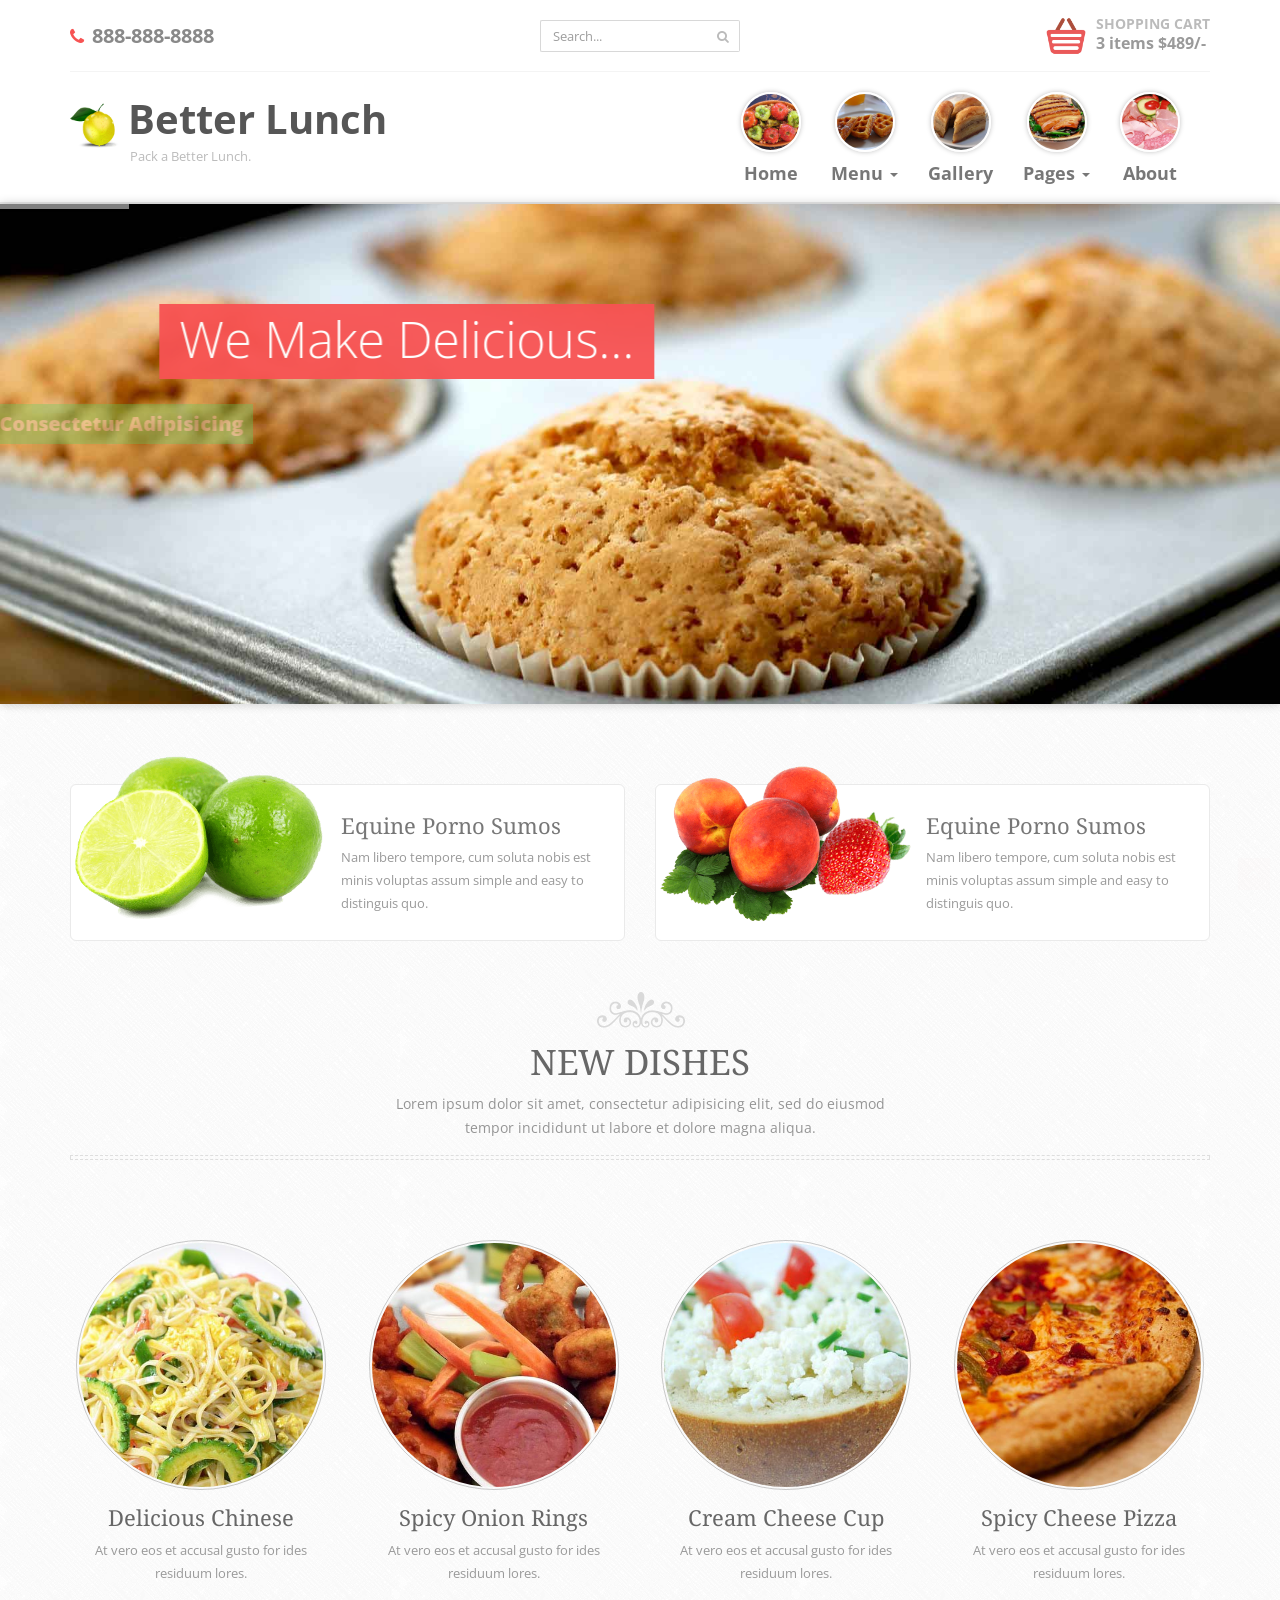
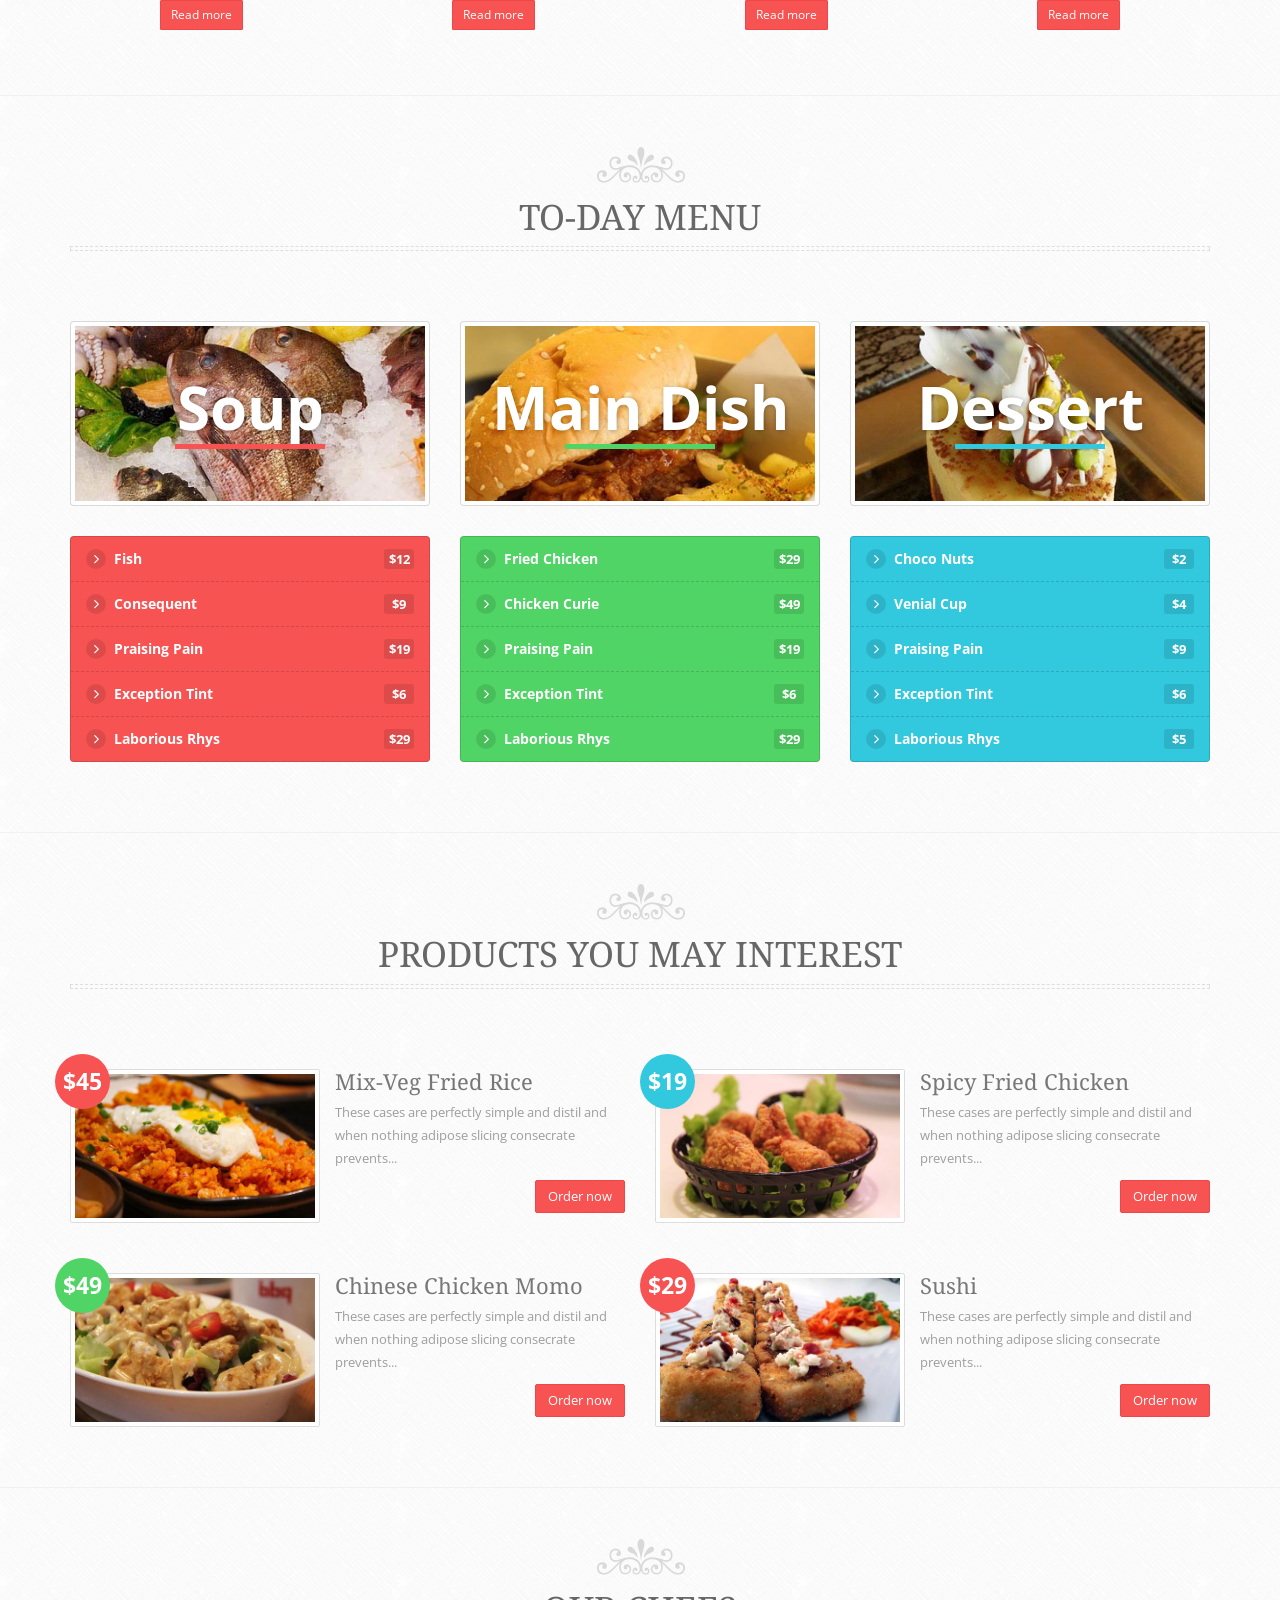
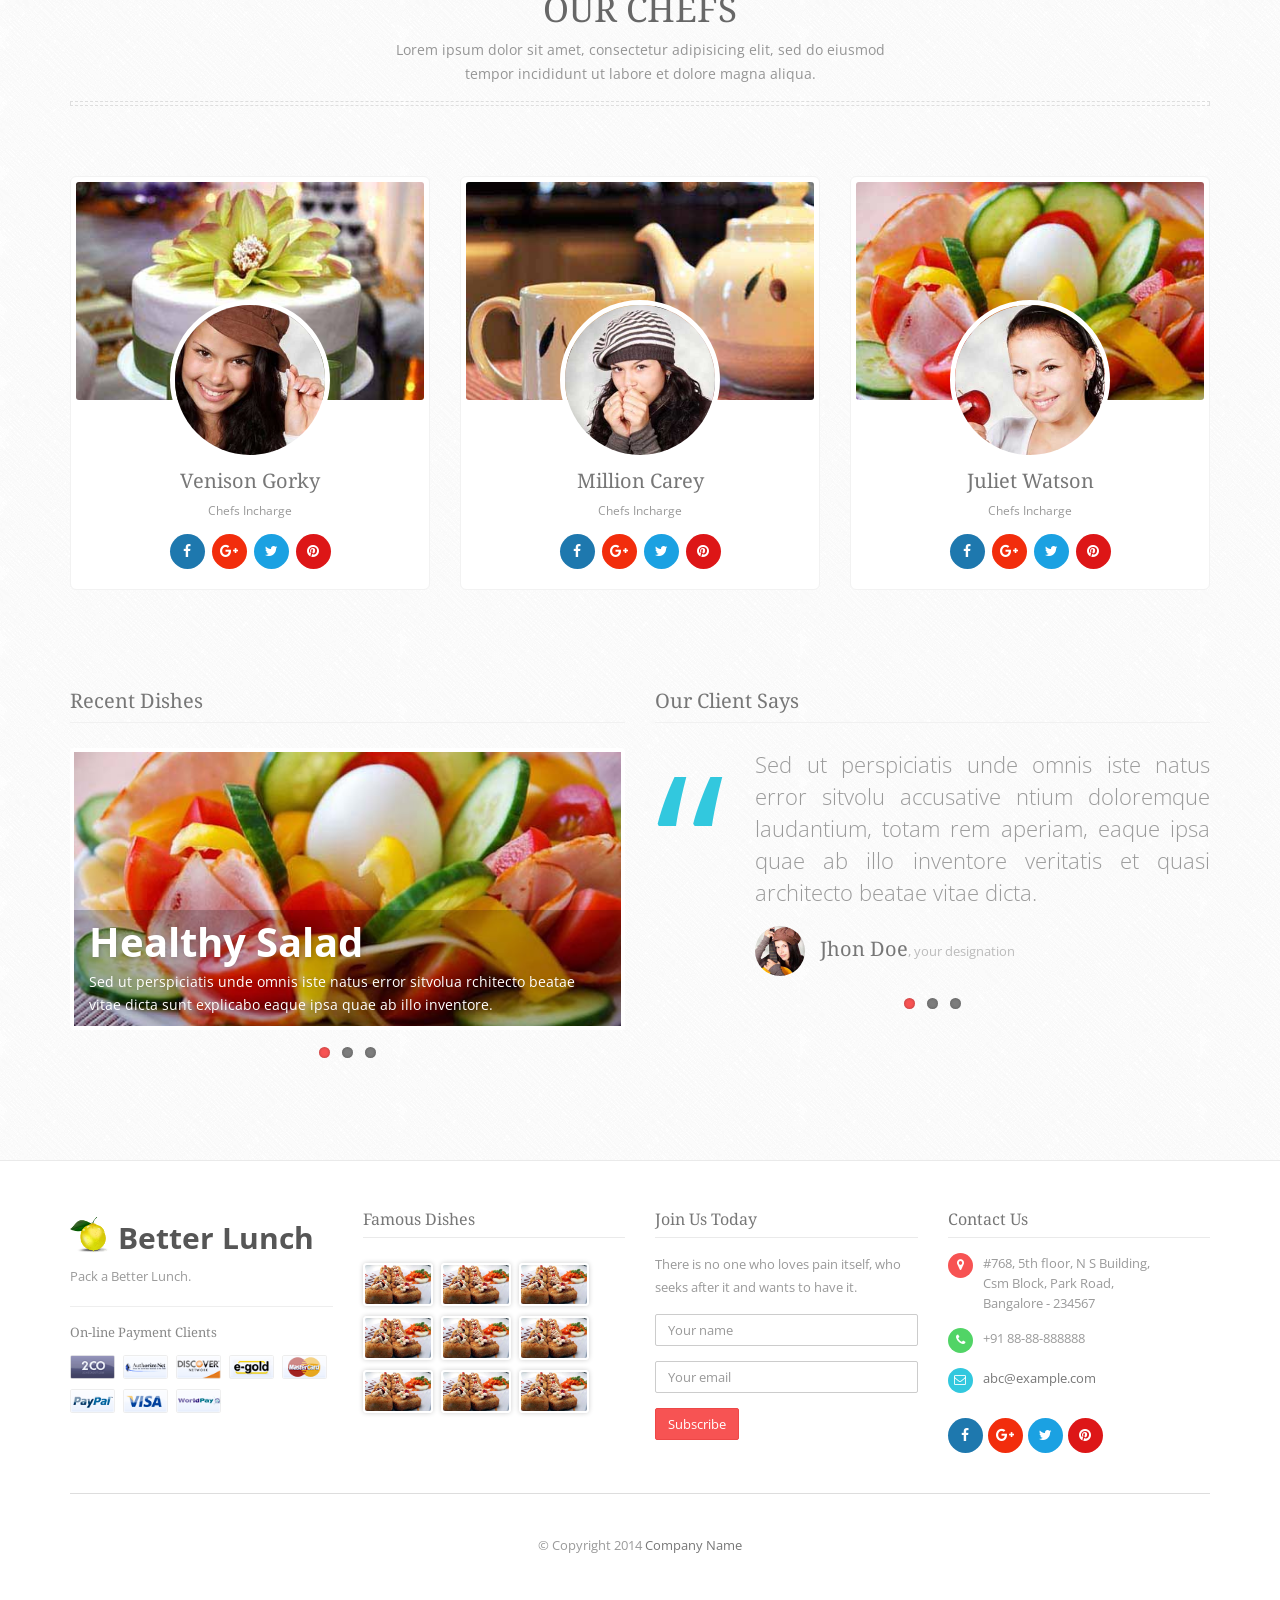
<file: src/user_layout/theme/index.html>
<!DOCTYPE html>
<html>
	<head>
		<meta charset="utf-8">
		<!-- Title here -->
		<title>Better Lunch</title>
		<!-- Description, Keywords and Author -->
		<meta name="description" content="Your description">
		<meta name="keywords" content="Your,Keywords">
		<meta name="author" content="ResponsiveWebInc">
		
		<meta name="viewport" content="width=device-width, initial-scale=1.0">
		
		<!-- Styles -->
		<!-- Bootstrap CSS -->
		<link href="css/bootstrap.min.css" rel="stylesheet">
		<!-- SLIDER REVOLUTION 4.x CSS SETTINGS -->
		<link href="css/settings.css" rel="stylesheet">		
		<!-- FlexSlider Css -->
		<link rel="stylesheet" href="css/flexslider.css" media="screen" />
		<!-- Portfolio CSS -->
		<link href="css/prettyPhoto.css" rel="stylesheet">
		<!-- Font awesome CSS -->
		<link href="css/font-awesome.min.css" rel="stylesheet">	
		<!-- Custom Less -->
		<link href="css/less-style.css" rel="stylesheet">	
		<!-- Custom CSS -->
		<link href="css/style.css" rel="stylesheet">
		<!--[if IE]><link rel="stylesheet" href="css/ie-style.css"><![endif]-->
		
		<!-- Favicon -->
		<link rel="shortcut icon" href="#">
	</head>
	
	<body>
		
			
		<!-- Shopping cart Modal -->
		<div class="modal fade" id="shoppingcart1" tabindex="-1" role="dialog" aria-hidden="true">
			<div class="modal-dialog">
				<div class="modal-content">
					<div class="modal-header">
						<button type="button" class="close" data-dismiss="modal" aria-hidden="true">&times;</button>
						<h4 class="modal-title">Shopping Cart</h4>
					</div>
					<div class="modal-body">
						<!-- Items table -->
						<table class="table table-striped">
							<thead>
								<tr>
									<th>Name</th>
									<th>Quantity</th>
									<th>Price</th>
								</tr>
							</thead>
							<tbody>
								<tr>
									<td><a href="#">Exception Reins Evocative</a></td>
									<td>
											<div class="form-group">
													<select class="form-control input-sm">
														<option>1</option>
														<option>2</option>
														<option>3</option>
														<option>4</option>
													</select>
											</div>
									</td>
									<td>$200</td>
								</tr>
								<tr>
									<td><a href="#">Taut Mayoress Alias Appendicitis</a></td>
									<td>
											<div class="form-group">
													<select class="form-control input-sm">
														<option>1</option>
														<option>2</option>
														<option>3</option>
														<option>4</option>
													</select>
											</div>
									</td>
									<td>$190</td>
								</tr>
								<tr>
									<td><a href="#">Sinter et Molests Perfectionist</a></td>
									<td>
											<div class="form-group">
													<select class="form-control input-sm">
														<option>1</option>
														<option>2</option>
														<option>3</option>
														<option>4</option>
													</select>
											</div>
									</td>
									<td>$99</td>
								</tr>
								<tr>
									<th></th>
									<th>Total</th>
									<th>$489</th>
								</tr>
							</tbody>
						</table>
					</div>
					<div class="modal-footer">
						<button type="button" class="btn btn-default" data-dismiss="modal">Continue Shopping</button>
						<button type="button" class="btn btn-info"><a href="checkout.html">Checkout</a></button>
					</div>
				</div><!-- /.modal-content -->
			</div><!-- /.modal-dialog -->
		</div><!-- /.modal -->
		<!-- Model End -->
		
		<!-- Page Wrapper -->
		<div class="wrapper">
		
			<!-- Header Start -->
			
			<div class="header">
				<div class="container">
					<!-- Header top area content -->
					<div class="header-top">
						<div class="row">
							<div class="col-md-4 col-sm-4">
								<!-- Header top left content contact -->
								<div class="header-contact">
									<!-- Contact number -->
									<span><i class="fa fa-phone red"></i> 888-888-8888</span>
								</div>
							</div>
							<div class="col-md-4 col-sm-4">
								<!-- Header top right content search box -->
								<div class=" header-search">
									<form class="form" role="form">
										<div class="input-group">
										  <input type="text" class="form-control" placeholder="Search...">
										  <span class="input-group-btn">
											<button class="btn btn-default" type="button"><i class="fa fa-search"></i></button>
										  </span>
										</div>
									</form>
								</div>
							</div>
							<div class="col-md-4 col-sm-4">
								<!-- Button Kart -->
								<div class="btn-cart-md">
									<a class="cart-link" href="#">
										<!-- Image -->
										<img class="img-responsive" src="img/cart.png" alt="" />
										<!-- Heading -->
										<h4>Shopping Cart</h4>
										<span>3 items $489/-</span>
										<div class="clearfix"></div>
									</a>
									<ul class="cart-dropdown" role="menu">
										<li>
											<!-- Cart items for shopping list -->
											<div class="cart-item">
												<!-- Item remove icon -->
												<a href="#"><i class="fa fa-times"></i></a>
												<!-- Image -->
												<img class="img-responsive img-rounded" src="img/nav-menu/nav1.jpg" alt="" />
												<!-- Title for purchase item -->
												<span class="cart-title"><a href="#">Exception Reins Evocative</a></span>
												<!-- Cart item price -->
												<span class="cart-price pull-right red">$200/-</span>
												<div class="clearfix"></div>
											</div>
										</li>
										<li>
											<!-- Cart items for shopping list -->
											<div class="cart-item">
												<!-- Item remove icon -->
												<a href="#"><i class="fa fa-times"></i></a>
												<!-- Image -->
												<img class="img-responsive img-rounded" src="img/nav-menu/nav2.jpg" alt="" />
												<!-- Title for purchase item -->
												<span class="cart-title"><a href="#">Taut Mayoress Alias Appendicitis</a></span>
												<!-- Cart item price -->
												<span class="cart-price pull-right red">$190/-</span>
												<div class="clearfix"></div>
											</div>
										</li>
										<li>
											<!-- Cart items for shopping list -->
											<div class="cart-item">
												<!-- Item remove icon -->
												<a href="#"><i class="fa fa-times"></i></a>
												<!-- Image -->
												<img class="img-responsive img-rounded" src="img/nav-menu/nav3.jpg" alt="" />
												<!-- Title for purchase item -->
												<span class="cart-title"><a href="#">Sinter et Molests Perfectionist</a></span>
												<!-- Cart item price -->
												<span class="cart-price pull-right red">$99/-</span>
												<div class="clearfix"></div>
											</div>
										</li>
										<li>
											<!-- Cart items for shopping list -->
											<div class="cart-item">
												<a class="btn btn-danger" data-toggle="modal" href="#shoppingcart1">Checkout</a>
											</div>
										</li>
									</ul>
									<div class="clearfix"></div>
								</div>
								<div class="clearfix"></div>
							</div>
						</div>
					</div>
					<div class="row">
						<div class="col-md-4 col-sm-5">
							<!-- Link -->
							<a href="index.html">
								<!-- Logo area -->
								<div class="logo">
									<img class="img-responsive" src="img/logo.png" alt="" />
									<!-- Heading -->
									<h1>Better Lunch</h1>
									<!-- Paragraph -->
									<p>Pack a Better Lunch.</p>
								</div>
							</a>
						</div>
						<div class="col-md-8 col-sm-7">
							<!-- Navigation -->
							<nav class="navbar navbar-default navbar-right" role="navigation">
								<div class="container-fluid">
									<!-- Brand and toggle get grouped for better mobile display -->
									<div class="navbar-header">
										<button type="button" class="navbar-toggle" data-toggle="collapse" data-target="#bs-example-navbar-collapse-1">
											<span class="sr-only">Toggle navigation</span>
											<span class="icon-bar"></span>
											<span class="icon-bar"></span>
											<span class="icon-bar"></span>
										</button>
									</div>

									<!-- Collect the nav links, forms, and other content for toggling -->
									<div class="collapse navbar-collapse" id="bs-example-navbar-collapse-1">
										<ul class="nav navbar-nav">
											<li><a href="index.html"><img src="img/nav-menu/nav1.jpg" class="img-responsive" alt="" /> Home</a></li>
											<li class="dropdown">
												<a href="#" class="dropdown-toggle" data-toggle="dropdown"><img src="img/nav-menu/nav2.jpg" class="img-responsive" alt="" /> Menu <b class="caret"></b></a>
												<ul class="dropdown-menu">
													<li><a href="items.html">Monday</a></li>
													<li><a href="items.html">Tuesday</a></li>
													<li><a href="items.html">Wednesday</a></li>
													<li><a href="items.html">Thursday</a></li>
													<li><a href="items.html">Friday</a></li>
												</ul>
											</li>
											<li><a href="gallery.html"><img src="img/nav-menu/nav3.jpg" class="img-responsive" alt="" /> Gallery</a></li>
											<!-- <li class="dropdown">
												<a href="#" class="dropdown-toggle" data-toggle="dropdown"><img src="img/nav-menu/nav4.jpg" class="img-responsive" alt="" /> Shop <b class="caret"></b></a>
												<ul class="dropdown-menu">
													<li><a href="items.html">Shopping</a></li>
													<li><a href="item-single.html">Order Now</a></li>
													<li><a href="checkout.html">Checkout</a></li>
													<li><a href="reserve-seats.html">Reservation</a></li>
													<li><a href="contact.html">Contact Us</a></li>
												</ul>
											</li> -->
											<li class="dropdown">
												<a href="#" class="dropdown-toggle" data-toggle="dropdown"><img src="img/nav-menu/nav5.jpg" class="img-responsive" alt="" /> Pages <b class="caret"></b></a>
												<ul class="dropdown-menu">
													<li><a href="error.html">404 Error</a></li>
													<li><a href="0-base.html">Blank Page</a></li>
													<li><a href="blog.html">Blog</a></li>
													<li><a href="blog-single.html">Blog Single</a></li>
													<li><a href="components.html">Components</a></li>
													<li><a href="general.html">General</a></li>
													<li><a href="nutrition-info.html">Nutrition Info</a></li>
													<li><a href="recipe.html">Recipes</a></li>
												</ul>
											</li>
											<li><a href="aboutus.html"><img src="img/nav-menu/nav6.jpg" class="img-responsive" alt="" /> About</a></li>
										</ul>
									</div><!-- /.navbar-collapse -->
								</div><!-- /.container-fluid -->
							</nav>
						</div>
					</div>
				</div> <!-- / .container -->
			</div>
			
			<!-- Header End -->
			
			<!-- Slider Start 
			#################################
				- THEMEPUNCH BANNER -
			#################################	-->

			<div class="tp-banner-container">
				<div class="tp-banner" >
					<ul>	<!-- SLIDE  -->
						<li data-transition="fade" data-slotamount="7" data-masterspeed="1500" >
							<!-- MAIN IMAGE -->
							<img src="img/slider/slide2.jpg"  alt=""  data-bgfit="cover" data-bgposition="center bottom" data-bgrepeat="no-repeat">
							
							<!-- LAYERS -->
							<!-- LAYER NR. 1 -->
							<div class="tp-caption lfl largeblackbg br-red"
								data-x="20" 
								data-y="100"
								data-speed="1500"
								data-start="1200"
								data-easing="Power4.easeOut"
								data-endspeed="500"
								data-endeasing="Power4.easeIn"
								style="z-index: 3">We Make Delicious...
							</div>
							<!-- LAYER NR. 2.0 -->
							<div class="tp-caption lfl medium_bg_darkblue br-green"
								data-x="20"
								data-y="200"
								data-speed="1500"
								data-start="1800"
								data-easing="Power4.easeOut"
								data-endspeed="300"
								data-endeasing="Power4.easeIn"
								data-captionhidden="off">Consectetur Adipisicing
							</div>
							<!-- LAYER NR. 2.1 -->
							<div class="tp-caption lfl medium_bg_darkblue br-lblue"
								data-x="20" 
								data-y="250"
								data-speed="1500"
								data-start="2100"
								data-easing="Power4.easeOut"
								data-endspeed="500"
								data-endeasing="Power4.easeIn"
								style="z-index: 3">Sed do Seusmod
							</div>
							<!-- LAYER NR. 2.2 -->
							<div class="tp-caption lfl medium_bg_darkblue br-purple"
								data-x="20" 
								data-y="300"
								data-speed="1500"
								data-start="2400"
								data-easing="Power4.easeOut"
								data-endspeed="500"
								data-endeasing="Power4.easeIn"
								style="z-index: 3">Incididunt ut Labore
							</div>
							<!-- LAYER NR. 2.3 -->
							<div class="tp-caption lfl medium_bg_darkblue br-orange"
								data-x="20" 
								data-y="350"
								data-speed="1500"
								data-start="2700"
								data-easing="Power4.easeOut"
								data-endspeed="500"
								data-endeasing="Power4.easeIn"
								style="z-index: 3">Excepteur Sint 
							</div>
							<!-- LAYER NR. 3.0 -->
							<div class="tp-caption customin customout"
								data-x="right" data-hoffset="-50"
								data-y="100"
								data-customin="x:0;y:0;z:0;rotationX:0;rotationY:0;rotationZ:0;scaleX:0;scaleY:0;skewX:0;skewY:0;opacity:0;transformPerspective:600;transformOrigin:50% 50%;"
								data-customout="x:0;y:0;z:0;rotationX:0;rotationY:0;rotationZ:0;scaleX:0.75;scaleY:0.75;skewX:0;skewY:0;opacity:0;transformPerspective:600;transformOrigin:50% 50%;"
								data-speed="400"
								data-start="3600"
								data-easing="Power3.easeInOut"
								data-endspeed="300"
								style="z-index: 5"><img class="slide-img img-responsive" src="img/slider/s21.png" alt="" />
							</div>
							<!-- LAYER NR. 3.1 -->
							<div class="tp-caption customin customout"
								data-x="right" data-hoffset="-120"
								data-y="130"
								data-customin="x:0;y:0;z:0;rotationX:0;rotationY:0;rotationZ:0;scaleX:0;scaleY:0;skewX:0;skewY:0;opacity:0;transformPerspective:600;transformOrigin:50% 50%;"
								data-customout="x:0;y:0;z:0;rotationX:0;rotationY:0;rotationZ:0;scaleX:0.75;scaleY:0.75;skewX:0;skewY:0;opacity:0;transformPerspective:600;transformOrigin:50% 50%;"
								data-speed="400"
								data-start="3900"
								data-easing="Power3.easeInOut"
								data-endspeed="300"
								style="z-index: 6"><img class="slide-img img-responsive" src="img/slider/s22.png" alt="" />
							</div>
							<!-- LAYER NR. 3.2 -->
							<div class="tp-caption customin customout"
								data-x="right" data-hoffset="-10"
								data-y="160"
								data-customin="x:0;y:0;z:0;rotationX:0;rotationY:0;rotationZ:0;scaleX:0;scaleY:0;skewX:0;skewY:0;opacity:0;transformPerspective:600;transformOrigin:50% 50%;"
								data-customout="x:0;y:0;z:0;rotationX:0;rotationY:0;rotationZ:0;scaleX:0.75;scaleY:0.75;skewX:0;skewY:0;opacity:0;transformPerspective:600;transformOrigin:50% 50%;"
								data-speed="400"
								data-start="4200"
								data-easing="Power3.easeInOut"
								data-endspeed="300"
								style="z-index: 7"><img class="slide-img img-responsive" src="img/slider/s23.png" alt="" />
							</div>
							<!-- LAYER NR. 3.3 -->
							<div class="tp-caption customin customout"
								data-x="right" data-hoffset="-80"
								data-y="190"
								data-customin="x:0;y:0;z:0;rotationX:0;rotationY:0;rotationZ:0;scaleX:0;scaleY:0;skewX:0;skewY:0;opacity:0;transformPerspective:600;transformOrigin:50% 50%;"
								data-customout="x:0;y:0;z:0;rotationX:0;rotationY:0;rotationZ:0;scaleX:0.75;scaleY:0.75;skewX:0;skewY:0;opacity:0;transformPerspective:600;transformOrigin:50% 50%;"
								data-speed="400"
								data-start="4500"
								data-easing="Power3.easeInOut"
								data-endspeed="300"
								style="z-index: 8"><img class="slide-img img-responsive" src="img/slider/s24.png" alt="" />
							</div>
						</li>
						<li data-transition="zoomin" data-slotamount="6" data-masterspeed="400" >
							<!-- MAIN IMAGE -->
							<img src="img/slider/transparent.png" style="background-color:#fff" alt=""  data-bgfit="cover" data-bgposition="center bottom" data-bgrepeat="no-repeat">
							
							<!-- LAYERS -->
							<!-- LAYER NR. 1 -->
							<div class="tp-caption sfl modern_medium_light"
								data-x="20" 
								data-y="90"
								data-speed="800"
								data-start="1000"
								data-easing="Power4.easeOut"
								data-endspeed="500"
								data-endeasing="Power4.easeIn"
								style="z-index: 3">The New
							</div>
							<!-- LAYER NR. 1.1 -->
							<div class="tp-caption large_bold_grey heading customin customout"
								data-x="10"
								data-y="125"
								data-splitin="chars"
								data-splitout="chars"
								data-elementdelay="0.05"
								data-start="1500"
								data-speed="900"
								data-easing="Back.easeOut"
								data-customin="x:0;y:0;z:0;rotationX:0;rotationY:0;rotationZ:0;scaleX:0;scaleY:0;skewX:0;skewY:0;opacity:0;transformPerspective:600;transformOrigin:50% 50%;"
								data-customout="x:0;y:0;z:0;rotationX:0;rotationY:0;rotationZ:0;scaleX:0;scaleY:0;skewX:0;skewY:0;opacity:0;transformPerspective:600;transformOrigin:50% 50%;"
								data-endspeed="500"
								data-endeasing="Power3.easeInOut"
								data-captionhidden="on"
								style="z-index:5">CakeFactory
							</div>
							<!-- LAYER NR. 2 -->
							<div class="tp-caption customin customout"
								data-x="right" 
								data-y="100"
								data-customin="x:50;y:150;z:0;rotationX:0;rotationY:0;rotationZ:0;scaleX:0.5;scaleY:0.5;skewX:0;skewY:0;opacity:0;transformPerspective:0;transformOrigin:50% 50%;"
								data-customout="x:0;y:0;z:0;rotationX:0;rotationY:0;rotationZ:0;scaleX:0.75;scaleY:0.75;skewX:0;skewY:0;opacity:0;transformPerspective:600;transformOrigin:50% 50%;"
								data-speed="800"
								data-start="2000"
								data-easing="Power4.easeOut"
								data-endspeed="500"
								data-endeasing="Power4.easeIn"
								style="z-index: 3"><img class="img-responsive" src="img/slider/s11.png" alt="" />
							</div>
							<!-- LAYER NR. 2.1 -->
							<div class="tp-caption customin customout"
								data-x="right" 
								data-y="100"
								data-customin="x:50;y:150;z:0;rotationX:0;rotationY:0;rotationZ:0;scaleX:0.5;scaleY:0.5;skewX:0;skewY:0;opacity:0;transformPerspective:0;transformOrigin:50% 50%;"
								data-customout="x:0;y:0;z:0;rotationX:0;rotationY:0;rotationZ:0;scaleX:0.75;scaleY:0.75;skewX:0;skewY:0;opacity:0;transformPerspective:600;transformOrigin:50% 50%;"
								data-speed="800"
								data-start="2300"
								data-easing="Power4.easeOut"
								data-endspeed="500"
								data-endeasing="Power4.easeIn"
								style="z-index: 3"><img class="img-responsive" src="img/slider/s12.png" alt="" />
							</div>
							<!-- LAYER NR. 2.2 -->
							<div class="tp-caption customin customout"
								data-x="right" 
								data-y="100"
								data-customin="x:50;y:150;z:0;rotationX:0;rotationY:0;rotationZ:0;scaleX:0.5;scaleY:0.5;skewX:0;skewY:0;opacity:0;transformPerspective:0;transformOrigin:50% 50%;"
								data-customout="x:0;y:0;z:0;rotationX:0;rotationY:0;rotationZ:0;scaleX:0.75;scaleY:0.75;skewX:0;skewY:0;opacity:0;transformPerspective:600;transformOrigin:50% 50%;"
								data-speed="800"
								data-start="2600"
								data-easing="Power4.easeOut"
								data-endspeed="500"
								data-endeasing="Power4.easeIn"
								style="z-index: 3"><img class="img-responsive" src="img/slider/s13.png" alt="" />
							</div>
							<!-- LAYER NR. 2.3 -->
							<div class="tp-caption sft"
								data-x="right" data-hoffset="-400"
								data-y="80"
								data-speed="1000"
								data-start="3000"
								data-easing="Power4.easeOut"
								data-endspeed="500"
								data-endeasing="Power4.easeIn"
								style="z-index: 10"><span class="price-tag br-white">30%<br />Off</span>
							</div>
							<!-- LAYER NR. 3 -->
							<div class="tp-caption finewide_verysmall_white_mw paragraph customin customout tp-resizeme"
								data-x="20"
								data-y="210" 
								data-customin="x:0;y:50;z:0;rotationX:-120;rotationY:0;rotationZ:0;scaleX:1;scaleY:1;skewX:0;skewY:0;opacity:0;transformPerspective:600;transformOrigin:50% 0%;"
								data-customout="x:0;y:0;z:0;rotationX:0;rotationY:0;rotationZ:0;scaleX:0;scaleY:0;skewX:0;skewY:0;opacity:0;transformPerspective:600;transformOrigin:50% 50%;"
								data-speed="1000"
								data-start="3600"
								data-easing="Power3.easeInOut"
								data-splitin="lines"
								data-splitout="lines"
								data-elementdelay="0.2"
								data-endelementdelay="0.08"
								data-endspeed="300"
								style="z-index: 10; max-width: auto; max-height: auto; white-space: nowrap;">Lorem ipsum dolor sit amet, consetetur<br/>  sadipscing elitr, sed diam nonumy<br/>  eirmod tempor invidunt ut labore et<br/>  dolore magna aliquyam erat, sed diam <br/> voluptua. At vero eos et accusam.
							</div>
							<!-- LAYER NR. 4 -->
							<div class="tp-caption sfb"
								data-x="20" 
								data-y="335"
								data-speed="800"
								data-start="4500"
								data-easing="Power4.easeOut"
								data-endspeed="500"
								data-endeasing="Power4.easeIn"
								style="z-index: 11"><a class="btn btn-danger" href="#">Download</a> <a class="btn btn-success hidden-xs" href="#">Purchase Now</a>
							</div>
						</li>
						<li data-transition="slidehorizontal" data-slotamount="1" data-masterspeed="600" >
							<!-- MAIN IMAGE -->
							<img src="img/slider/transparent.png" style="background-color:#fea501" alt=""  data-bgfit="cover" data-bgposition="center bottom" data-bgrepeat="no-repeat">
							<!-- LAYERS NR. 1 -->
							<div class="tp-caption lfl"
								data-x="left"
								data-y="100"
								data-speed="800"
								data-start="1200"
								data-easing="Power4.easeOut"
								data-endspeed="300"
								data-endeasing="Linear.easeNone"
								data-captionhidden="off"><img class="img-responsive" src="img/slider/s35.png" alt="" />
							</div>
							<!-- LAYERS NR. 2 -->
							<div class="tp-caption lfr large_bold_grey heading white"
								data-x="right" data-hoffset="-10"
								data-y="120"
								data-speed="800"
								data-start="2000"
								data-easing="Power4.easeOut"
								data-endspeed="300"
								data-endeasing="Linear.easeNone"
								data-captionhidden="off">Tasty Yammi
							</div>
							<!-- LAYER NR. 3 -->
							<div class="tp-caption whitedivider3px customin customout tp-resizeme"
								data-x="right" data-hoffset="-20"
								data-y="210" data-voffset="0"
								data-customin="x:0;y:0;z:0;rotationX:0;rotationY:0;rotationZ:0;scaleX:0;scaleY:0;skewX:0;skewY:0;opacity:0;transformPerspective:600;transformOrigin:50% 50%;"
								data-customout="x:0;y:0;z:0;rotationX:0;rotationY:0;rotationZ:0;scaleX:0;scaleY:0;skewX:0;skewY:0;opacity:0;transformPerspective:600;transformOrigin:50% 50%;"
								data-speed="700"
								data-start="2300"
								data-easing="Power3.easeInOut"
								data-splitin="none"
								data-splitout="none"
								data-elementdelay="0.1"
								data-endelementdelay="0.1"
								data-endspeed="500"
								style="z-index: 3; max-width: auto; max-height: auto; white-space: nowrap;">&nbsp;
							</div>
							<!-- LAYER NR. 4 -->
							<div class="tp-caption finewide_medium_white randomrotate customout tp-resizeme"
								data-x="right" data-hoffset="-10"
								data-y="245" data-voffset="0"
								data-customout="x:0;y:0;z:0;rotationX:0;rotationY:0;rotationZ:0;scaleX:0;scaleY:0;skewX:0;skewY:0;opacity:0;transformPerspective:600;transformOrigin:50% 50%;"
								data-speed="1000"
								data-start="2700"
								data-easing="Power3.easeInOut"
								data-splitin="chars"
								data-splitout="chars"
								data-elementdelay="0.08"
								data-endelementdelay="0.08"
								data-endspeed="500"
								style="z-index: 4; max-width: auto; max-height: auto; white-space: nowrap;">Hamburger
							</div>
							<!-- LAYER NR. 5 -->
							<div class="tp-caption finewide_verysmall_white_mw white customin customout tp-resizeme text-right paragraph"
								data-x="right" data-hoffset="-10"
								data-y="300" 
								data-customin="x:0;y:50;z:0;rotationX:-120;rotationY:0;rotationZ:0;scaleX:1;scaleY:1;skewX:0;skewY:0;opacity:0;transformPerspective:600;transformOrigin:50% 0%;"
								data-customout="x:0;y:0;z:0;rotationX:0;rotationY:0;rotationZ:0;scaleX:0;scaleY:0;skewX:0;skewY:0;opacity:0;transformPerspective:600;transformOrigin:50% 50%;"
								data-speed="1000"
								data-start="3500"
								data-easing="Power3.easeInOut"
								data-splitin="lines"
								data-splitout="lines"
								data-elementdelay="0.2"
								data-endelementdelay="0.08"
								data-endspeed="300"
								style="z-index: 10; max-width: auto; max-height: auto; white-space: nowrap;">Lorem ipsum dolor sit amet, consetetur  sadipscing elitr,<br/> nonumy voluptu ansetetur  sadipscing elit. <br/> sed diam quisquam est nonumy voluptu vero eos et.
							</div>
						</li>
						<li data-transition="cube" data-slotamount="7" data-masterspeed="600" >
							<!-- MAIN IMAGE -->
							<img src="img/slider/slide2.jpg"  alt=""  data-bgfit="cover" data-bgposition="center bottom" data-bgrepeat="no-repeat">
							<!-- LAYERS NR. 1 -->
							<div class="tp-caption lfl"
								data-x="110"
								data-y="130"
								data-speed="800"
								data-start="1500"
								data-easing="Power4.easeOut"
								data-endspeed="300"
								data-endeasing="Power4.easeIn"
								data-captionhidden="off"><img src="img/slider/s31.png" class="img-responsive" alt="" />
							</div>
							<!-- LAYERS NR. 2 -->
							<div class="tp-caption lfl"
								data-x="80"
								data-y="265"
								data-speed="800"
								data-start="2200"
								data-easing="Power4.easeOut"
								data-endspeed="300"
								data-endeasing="Power4.easeIn"
								data-captionhidden="off"><img src="img/slider/s33.png" class="img-responsive" alt="" />
							</div>
							<!-- LAYERS NR. 3 -->
							<div class="tp-caption lfl"
								data-x="450"
								data-y="312"
								data-speed="800"
								data-start="2700"
								data-easing="Power4.easeOut"
								data-endspeed="300"
								data-endeasing="Power4.easeIn"
								data-captionhidden="off"><img src="img/slider/s34.png" class="img-responsive" alt="" />
							</div>
							<!-- LAYERS NR. 4 -->
							<div class="tp-caption sfr  thinheadline_dark white"
								data-x="right" data-hoffset="-10" 
								data-y="90"
								data-speed="800"
								data-start="3200"
								data-easing="Power4.easeOut"
								data-endspeed="500"
								data-endeasing="Power4.easeIn"
								style="z-index: 3">Online
							</div>
							<!-- LAYERS NR. 4.1 -->
							<div class="tp-caption lfr largepinkbg br-green"
								data-x="right" data-hoffset="-10"
								data-y="135"
								data-speed="800"
								data-start="3500"
								data-easing="Power4.easeOut"
								data-endspeed="300"
								data-endeasing="Linear.easeNone"
								data-captionhidden="off">Seats Reserve
							</div>
							<!-- LAYERS NR. 5 -->
							<div class="tp-caption skewfromright medium_text text-right paragraph"
								data-x="right" data-hoffset="-10"
								data-y="225"
								data-speed="800"
								data-start="3800"
								data-easing="Power4.easeOut"
								data-endspeed="400"
								data-endeasing="Power4.easeOut"
								data-captionhidden="off">At vero eos etntium accu amet, adipisicing samus iusto<br />praese  delen itieos etconsectetur atque corrupti<br />praese etntiumder delen itierrupti.
							</div>
							<!-- LAYERS NR. 6 // -->
							<div class="tp-caption lfr modern_big_redbg br-red"
								data-x="right"
								data-hoffset="-10"
								data-y="315"
								data-speed="1500"
								data-start="4100"
								data-easing="Power4.easeOut"
								data-endspeed="300"
								data-endeasing="Linear.easeNone"
								data-captionhidden="off">Desktop or Laptop
							</div>	
							<!-- LAYERS NR. 6.1 // -->
							<div class="tp-caption lfr modern_big_redbg br-yellow"
								data-x="right"
								data-hoffset="-10"
								data-y="375"
								data-speed="1500"
								data-start="4400"
								data-easing="Power4.easeOut"
								data-endspeed="300"
								data-endeasing="Linear.easeNone"
								data-captionhidden="off">Tablet or Phone
							</div>
						</li>
					</ul>
					<!-- Banner Timer -->
					<div class="tp-bannertimer"></div>
				</div>
			</div>
			<!-- Slider End -->
			
			
			
			<!-- Main Content -->
			<div class="main-content">
			
				<!-- Showcase Start -->
				
				<div class="showcase">
					<div class="container">
						<div class="row">
							<div class="col-md-6 col-sm-6">
								<!-- Showcase section item -->
								<div class="showcase-item">
									<!-- Image -->
									<img class="img-responsive" src="img/fruit2.png" alt="" />
									<!-- Heading -->
									<h3><a href="#">Equine Porno Sumos</a></h3>
									<!-- Paragraph -->
									<p>Nam libero tempore, cum soluta nobis est minis voluptas assum simple and easy to distinguis quo.</p>
									<div class="clearfix"></div>
								</div>
							</div>
							<div class="col-md-6 col-sm-6">
								<!-- Showcase section item -->
								<div class="showcase-item">
									<!-- Image -->
									<img class="img-responsive" src="img/fruit3.png" alt="" />
									<!-- Heading -->
									<h3><a href="#">Equine Porno Sumos</a></h3>
									<!-- Paragraph -->
									<p>Nam libero tempore, cum soluta nobis est minis voluptas assum simple and easy to distinguis quo.</p>
									<div class="clearfix"></div>
								</div>
							</div>
						</div>
					</div>
				</div>
				
				<!-- Showcase End -->
				
				<!-- Dishes Start -->
					
				<div class="dishes padd">
					<div class="container">
						<!-- Default Heading -->
						<div class="default-heading">
							<!-- Crown image -->
							<img class="img-responsive" src="img/crown.png" alt="" />
							<!-- Heading -->
							<h2>New Dishes</h2>
							<!-- Paragraph -->
							<p>Lorem ipsum dolor sit amet, consectetur adipisicing elit, sed do eiusmod tempor incididunt ut labore et dolore magna aliqua.</p>
							<!-- Border -->
							<div class="border"></div>
						</div>
						<div class="row">
							<div class="col-md-3 col-sm-6">	
								<div class="dishes-item-container">
									<!-- Image Frame -->
									<div class="img-frame">
										<!-- Image -->
										<img src="img/dish/dish5.jpg" class="img-responsive" alt="" />
										<!-- Block for on hover effect to image -->
										<div class="img-frame-hover">
											<!-- Hover Icon -->
											<a href="#"><i class="fa fa-cutlery"></i></a>
										</div>
									</div>
									<!-- Dish Details -->
									<div class="dish-details">
										<!-- Heading -->
										<h3>Delicious Chinese</h3>
										<!-- Paragraph -->
										<p>At vero eos et accusal gusto for ides residuum lores.</p>
										<!-- Button -->
										<a href="#" class="btn btn-danger btn-sm">Read more</a>
									</div>
								</div>
							</div>
							<div class="col-md-3 col-sm-6">
								<div class="dishes-item-container">
									<!-- Image Frame -->
									<div class="img-frame">
										<!-- Image -->
										<img src="img/dish/dish6.jpg" class="img-responsive" alt="" />
										<!-- Block for on hover effect to image -->
										<div class="img-frame-hover">
											<!-- Hover Icon -->
											<a href="#"><i class="fa fa-cutlery"></i></a>
										</div>
									</div>
									<!-- Dish Details -->
									<div class="dish-details">
										<!-- Heading -->
										<h3>Spicy Onion Rings</h3>
										<!-- Paragraph -->
										<p>At vero eos et accusal gusto for ides residuum lores.</p>
										<!-- Button -->
										<a href="#" class="btn btn-danger btn-sm">Read more</a>
									</div>
								</div>
							</div>
							<div class="col-md-3 col-sm-6">
								<div class="dishes-item-container">
									<!-- Image Frame -->
									<div class="img-frame">
										<!-- Image -->
										<img src="img/dish/dish7.jpg" class="img-responsive" alt="" />
										<!-- Block for on hover effect to image -->
										<div class="img-frame-hover">
											<!-- Hover Icon -->
											<a href="#"><i class="fa fa-cutlery"></i></a>
										</div>
									</div>
									<!-- Dish Details -->
									<div class="dish-details">
										<!-- Heading -->
										<h3>Cream Cheese Cup</h3>
										<!-- Paragraph -->
										<p>At vero eos et accusal gusto for ides residuum lores.</p>
										<!-- Button -->
										<a href="#" class="btn btn-danger btn-sm">Read more</a>
									</div>
								</div>
							</div>
							<div class="col-md-3 col-sm-6">
								<div class="dishes-item-container">
									<!-- Image Frame -->
									<div class="img-frame">
										<!-- Image -->
										<img src="img/dish/dish8.jpg" class="img-responsive" alt="" />
										<!-- Block for on hover effect to image -->
										<div class="img-frame-hover">
											<!-- Hover Icon -->
											<a href="#"><i class="fa fa-cutlery"></i></a>
										</div>
									</div>
									<!-- Dish Details -->
									<div class="dish-details">
										<!-- Heading -->
										<h3>Spicy Cheese Pizza</h3>
										<!-- Paragraph -->
										<p>At vero eos et accusal gusto for ides residuum lores.</p>
										<!-- Button -->
										<a href="#" class="btn btn-danger btn-sm">Read more</a>
									</div>
								</div>
							</div>
						</div>
					</div>					
				</div>
				
				<!-- Dishes End -->
				
				<!-- menu Start -->
				
				<div class="menu padd">
					<div class="container">
						<!-- Default Heading -->
						<div class="default-heading">
							<!-- Crown image -->
							<img class="img-responsive" src="img/crown.png" alt="" />
							<!-- Heading -->
							<h2>To-Day Menu</h2>
							<!-- Paragraph -->
							<!-- <p>Lorem ipsum dolor sit amet, consectetur adipisicing elit, sed do eiusmod tempor incididunt ut labore et dolore magna aliqua.</p> -->
							<!-- Border -->
							<div class="border"></div>
						</div>
						<!-- Menu content container -->
						<div class="menu-container">
							<div class="row">
								<div class="col-md-4 col-sm-4">
									<!-- Menu header -->
									<div class="menu-head">
										<!-- Image for menu item -->
										<img class="menu-img img-responsive img-thumbnail" src="img/menu/menu1.jpg" alt="" />
										<!-- Menu title / Heading -->
										<h3>Soup</h3>
										<!-- Border for above heading -->
										<div class="title-border br-red"></div>
									</div>
									<!-- Menu item details -->
									<div class="menu-details br-red">
										<!-- Menu list -->
										<ul class="list-unstyled">
											<li>
												<div class="menu-list-item">
													<!-- Icon -->
													<i class="fa fa-angle-right"></i> <a href="#">Fish</a> 
													<!-- Price badge -->
													<span class="pull-right">$12</span>
													<div class="clearfix"></div>
												</div>
											</li>
											<li>
												<div class="menu-list-item">
													<!-- Icon -->
													<i class="fa fa-angle-right"></i> <a href="#">Consequent</a>
													<!-- Price badge -->
													<span class="pull-right">$9</span>
													<div class="clearfix"></div>
												</div>
											</li>
											<li>
												<div class="menu-list-item">
													<!-- Icon -->
													<i class="fa fa-angle-right"></i> <a href="#">Praising Pain</a>
													<!-- Price badge -->
													<span class="pull-right">$19</span>
													<div class="clearfix"></div>
												</div>
											</li>
											<li>
												<div class="menu-list-item">
													<!-- Icon -->
													<i class="fa fa-angle-right"></i> <a href="#">Exception Tint</a>
													<!-- Price badge -->
													<span class="pull-right">$6</span>
													<div class="clearfix"></div>
												</div>
											</li>
											<li>
												<div class="menu-list-item">
													<!-- Icon -->
													<i class="fa fa-angle-right"></i> <a href="#">Laborious Rhys</a>
													<!-- Price badge -->
													<span class="pull-right">$29</span>
													<div class="clearfix"></div>
												</div>
											</li>
										</ul>
									</div><!-- / Menu details end -->
								</div>
								<div class="col-md-4 col-sm-4">
									<!-- Menu header -->
									<div class="menu-head">
										<!-- Image for menu item -->
										<img class="menu-img img-responsive img-thumbnail" src="img/menu/menu2.jpg" alt="" />
										<!-- Menu title / Heading -->
										<h3>Main Dish</h3>
										<!-- Border for above heading -->
										<div class="title-border br-green"></div>
									</div>
									<!-- Menu item details -->
									<div class="menu-details br-green">
										<!-- Menu list -->
										<ul class="list-unstyled">
											<li>
												<div class="menu-list-item">
													<!-- Icon -->
													<i class="fa fa-angle-right"></i> <a href="#">Fried Chicken</a>
													<!-- Price badge -->
													<span class="pull-right">$29</span>
													<div class="clearfix"></div>
												</div>
											</li>
											<li>
												<div class="menu-list-item">
													<!-- Icon -->
													<i class="fa fa-angle-right"></i> <a href="#">Chicken Curie</a>
													<!-- Price badge -->
													<span class="pull-right">$49</span>
													<div class="clearfix"></div>
												</div>
											</li>
											<li>
												<div class="menu-list-item">
													<!-- Icon -->
													<i class="fa fa-angle-right"></i> <a href="#">Praising Pain</a>
													<!-- Price badge -->
													<span class="pull-right">$19</span>
													<div class="clearfix"></div>
												</div>
											</li>
											<li>
												<div class="menu-list-item">
													<!-- Icon -->
													<i class="fa fa-angle-right"></i> <a href="#">Exception Tint</a>
													<!-- Price badge -->
													<span class="pull-right">$6</span>
													<div class="clearfix"></div>
												</div>
											</li>
											<li>
												<div class="menu-list-item">
													<!-- Icon -->
													<i class="fa fa-angle-right"></i> <a href="#">Laborious Rhys</a>
													<!-- Price badge -->
													<span class="pull-right">$29</span>
													<div class="clearfix"></div>
												</div>
											</li>
										</ul>
									</div><!-- / Menu details end -->
								</div>
								<div class="col-md-4 col-sm-4">
									<!-- Menu header -->
									<div class="menu-head">
										<!-- Image for menu item -->
										<img class="menu-img img-responsive img-thumbnail" src="img/menu/menu3.jpg" alt="" />
										<!-- Menu title / Heading -->
										<h3>Dessert</h3>
										<!-- Border for above heading -->
										<div class="title-border br-lblue"></div>
									</div>
									<!-- Menu item details -->
									<div class="menu-details br-lblue">
										<!-- Menu list -->
										<ul class="list-unstyled">
											<li>
												<div class="menu-list-item">
													<!-- Icon -->
													<i class="fa fa-angle-right"></i> <a href="#">Choco Nuts</a>
													<!-- Price badge -->
													<span class="pull-right">$2</span>
													<div class="clearfix"></div>
												</div>
											</li>
											<li>
												<div class="menu-list-item">
													<!-- Icon -->
													<i class="fa fa-angle-right"></i> <a href="#">Venial Cup</a>
													<!-- Price badge -->
													<span class="pull-right">$4</span>
													<div class="clearfix"></div>
												</div>
											</li>
											<li>
												<div class="menu-list-item">
													<!-- Icon -->
													<i class="fa fa-angle-right"></i> <a href="#">Praising Pain</a>
													<!-- Price badge -->
													<span class="pull-right">$9</span>
													<div class="clearfix"></div>
												</div>
											</li>
											<li>
												<div class="menu-list-item">
													<!-- Icon -->
													<i class="fa fa-angle-right"></i> <a href="#">Exception Tint</a>
													<!-- Price badge -->
													<span class="pull-right">$6</span>
													<div class="clearfix"></div>
												</div>
											</li>
											<li>
												<div class="menu-list-item">
													<!-- Icon -->
													<i class="fa fa-angle-right"></i> <a href="#">Laborious Rhys</a>
													<!-- Price badge -->
													<span class="pull-right">$5</span>
													<div class="clearfix"></div>
												</div>
											</li>
										</ul>
									</div><!-- / Menu details end -->
								</div>
							</div>
						</div> <!-- /Menu container end -->
					</div>
				</div>
				
				<!-- Menu End -->
				
				<!-- Pricing Start -->
				
				<div class="pricing padd">
					<div class="container">
						<!-- Default Heading -->
						<div class="default-heading">
							<!-- Crown image -->
							<img class="img-responsive" src="img/crown.png" alt="" />
							<!-- Heading -->
							<h2>Products you may interest</h2>
							<!-- Paragraph -->
							<!-- <p>Lorem ipsum dolor sit amet, consectetur adipisicing elit, sed do eiusmod tempor incididunt ut labore et dolore magna aliqua.</p> -->
							<!-- Border -->
							<div class="border"></div>
						</div>
						<div class="row">
							<div class="col-md-6 col-sm-6">
								<!-- Pricing list Item -->
								<div class="pricing-item">
									<!-- Image -->
									<a href="#"><img class="img-responsive img-thumbnail" src="img/dish/dish3.jpg" alt="" /></a>
									<!-- Pricing item details -->
									<div class="pricing-item-details">
										<!-- Heading -->
										<h3><a href="#">Mix-Veg Fried Rice</a></h3>
										<!-- Paragraph -->
										<p>These cases are perfectly simple and distil and when nothing adipose slicing consecrate prevents...</p>
										<!-- Buy link -->
										<a class="btn btn-danger pull-right" href="#">Order now</a>
										<div class="clearfix"></div>
									</div>
									<!-- Tag -->
									<span class="hot-tag br-red">$45</span>
									<div class="clearfix"></div>
								</div>
							</div>
							<div class="col-md-6 col-sm-6">
								<!-- Pricing list Item -->
								<div class="pricing-item">
									<!-- Image -->
									<a href="#"><img class="img-responsive img-thumbnail" src="img/dish/dish2.jpg" alt="" /></a>
									<!-- Pricing item details -->
									<div class="pricing-item-details">
										<!-- Heading -->
										<h3><a href="#">Spicy Fried Chicken</a></h3>
										<!-- Paragraph -->
										<p>These cases are perfectly simple and distil and when nothing adipose slicing consecrate prevents...</p>
										<!-- Buy link -->
										<a class="btn btn-danger pull-right" href="#">Order now</a>
										<div class="clearfix"></div>
									</div>
									<!-- Tag -->
									<span class="hot-tag br-lblue">$19</span>
									<div class="clearfix"></div>
								</div>
							</div>
							<div class="clearfix visible-md"></div>
							<div class="col-md-6 col-sm-6">
								<!-- Pricing list Item -->
								<div class="pricing-item">
									<!-- Image -->
									<a href="#"><img class="img-responsive img-thumbnail" src="img/dish/dish4.jpg" alt="" /></a>
									<!-- Pricing item details -->
									<div class="pricing-item-details">
										<!-- Heading -->
										<h3><a href="#">Chinese Chicken Momo</a></h3>
										<!-- Paragraph -->
										<p>These cases are perfectly simple and distil and when nothing adipose slicing consecrate prevents...</p>
										<!-- Buy link -->
										<a class="btn btn-danger pull-right" href="#">Order now</a>
										<div class="clearfix"></div>
									</div>
									<!-- Tag -->
									<span class="hot-tag br-green">$49</span>
									<div class="clearfix"></div>
								</div>
							</div>
							<div class="col-md-6 col-sm-6">
								<!-- Pricing list Item -->
								<div class="pricing-item">
									<!-- Image -->
									<a href="#"><img class="img-responsive img-thumbnail" src="img/dish/dish1.jpg" alt="" /></a>
									<!-- Pricing item details -->
									<div class="pricing-item-details">
										<!-- Heading -->
										<h3><a href="#">Sushi</a></h3>
										<!-- Paragraph -->
										<p>These cases are perfectly simple and distil and when nothing adipose slicing consecrate prevents...</p>
										<!-- Buy link -->
										<a class="btn btn-danger pull-right" href="#">Order now</a>
										<div class="clearfix"></div>
									</div>
									<!-- Tag -->
									<span class="hot-tag br-red">$29</span>
									<div class="clearfix"></div>
								</div>
							</div>
						</div>
					</div>
				</div>
				
				<!-- Pricing End -->
				
				<!-- Chefs Start -->
				
				<div class="chefs padd">
					<div class="container">
						<!-- Default Heading -->
						<div class="default-heading">
							<!-- Crown image -->
							<img class="img-responsive" src="img/crown.png" alt="" />
							<!-- Heading -->
							<h2>Our Chefs</h2>
							<!-- Paragraph -->
							<p>Lorem ipsum dolor sit amet, consectetur adipisicing elit, sed do eiusmod tempor incididunt ut labore et dolore magna aliqua.</p>
							<!-- Border -->
							<div class="border"></div>
						</div>
						<div class="row">
							<div class="col-md-4 col-sm-4">
								<!-- Chef Member -->
								<div class="chefs-member">
									<!-- Chefs member header -->
									<div class="chefs-head">
										<!-- Member background image -->
										<img class="chefs-back img-responsive" src="img/chef/c-back2.jpg" alt="" />
										<!-- chef member image -->
										<img class="chefs-img img-responsive" src="img/chef/4.jpg" alt="" />
									</div>
									<!--Name / Heading -->
									<h3><a href="#">Venison Gorky</a></h3>
									<!-- Member designation -->
									<span>Chefs Incharge</span>
									<!-- Social media links -->
									<div class="social">
										<a href="#" class="facebook"><i class="fa fa-facebook"></i></a>
										<a href="#" class="google-plus"><i class="fa fa-google-plus"></i></a>
										<a href="#" class="twitter"><i class="fa fa-twitter"></i></a>
										<a href="#" class="pinterest"><i class="fa fa-pinterest"></i></a>
									</div>
								</div>
							</div>
							<div class="col-md-4 col-sm-4">
								<!-- Chef Member -->
								<div class="chefs-member">
									<!-- Chefs member header -->
									<div class="chefs-head">
										<!-- Member background image -->
										<img class="chefs-back img-responsive" src="img/chef/c-back1.jpg" alt="" />
										<!-- chef member image -->
										<img class="chefs-img img-responsive" src="img/chef/7.jpg" alt="" />
									</div>
									<!--Name / Heading -->
									<h3><a href="#">Million Carey</a></h3>
									<!-- Member designation -->
									<span>Chefs Incharge</span>
									<!-- Social media links -->
									<div class="social">
										<a href="#" class="facebook"><i class="fa fa-facebook"></i></a>
										<a href="#" class="google-plus"><i class="fa fa-google-plus"></i></a>
										<a href="#" class="twitter"><i class="fa fa-twitter"></i></a>
										<a href="#" class="pinterest"><i class="fa fa-pinterest"></i></a>
									</div>
								</div>
							</div>
							<div class="col-md-4 col-sm-4">
								<!-- Chef Member -->
								<div class="chefs-member">
									<!-- Chefs member header -->
									<div class="chefs-head">
										<!-- Member background image -->
										<img class="chefs-back img-responsive" src="img/chef/c-back3.jpg" alt="" />
										<!-- chef member image -->
										<img class="chefs-img img-responsive" src="img/chef/2.jpg" alt="" />
									</div>
									<!--Name / Heading -->
									<h3><a href="#">Juliet Watson</a></h3>
									<!-- Member designation -->
									<span>Chefs Incharge</span>
									<!-- Social media links -->
									<div class="social">
										<a href="#" class="facebook"><i class="fa fa-facebook"></i></a>
										<a href="#" class="google-plus"><i class="fa fa-google-plus"></i></a>
										<a href="#" class="twitter"><i class="fa fa-twitter"></i></a>
										<a href="#" class="pinterest"><i class="fa fa-pinterest"></i></a>
									</div>
								</div>
							</div>
						</div>
					</div>
				</div>
				
				<!-- Chefs End -->
				
				<!-- Testimonial Start -->
				
				<div class="testimonial padd">
					<div class="container">
						<div class="row">
							<div class="col-md-6">
								<!-- BLock heading -->
								<h3>Recent Dishes</h3>
								<!-- Flex slider Content -->
								<div class="flexslider-recent flexslider">
									<ul class="slides">
										<li>
											<!-- Image for background -->
											<img class="img-responsive" src="img/dish/dish9.jpg" alt="" />
											<!-- Slide content -->
											<div class="slider-content">
												<!-- Heading -->
												<h4>Healthy Salad</h4>
												<!-- Paragraph -->
												<p>Sed ut perspiciatis unde omnis iste natus error sitvolua rchitecto beatae vitae dicta sunt explicabo eaque ipsa quae ab illo inventore.</p>
											</div>
										</li>
										<li>
											<!-- Image for background -->
											<img class="img-responsive" src="img/dish/dish10.jpg" alt="" />
											<!-- Slide content -->
											<div class="slider-content">
												<!-- Heading -->
												<h4>White Vanilla Cake</h4>
												<!-- Paragraph -->
												<p>Sed ut perspiciatis unde omnis iste natus error sitvolua rchitecto beatae vitae dicta sunt explicabo eaque ipsa quae ab illo inventore.</p>
											</div>
										</li>
										<li>
											<!-- Image for background -->
											<img class="img-responsive" src="img/dish/dish11.jpg" alt="" />
											<!-- Slide content -->
											<div class="slider-content">
												<!-- Heading -->
												<h4>Tasty Fried Fish</h4>
												<!-- Paragraph -->
												<p>Sed ut perspiciatis unde omnis iste natus error sitvolua rchitecto beatae vitae dicta sunt explicabo eaque ipsa quae ab illo inventore.</p>
											</div>
										</li>
									</ul>
								</div>
							</div>
							<div class="col-md-6">
								<!-- BLock heading -->
								<h3>Our Client Says</h3>
								<!-- Flex slider Content -->
								<div class="flexslider-testimonial flexslider">
									<ul class="slides">
										<li>
											<!-- Testimonial Content -->
											<div class="testimonial-item">
												<!-- Quote -->
												<span class="quote lblue">&#8220;</span> 
												<!-- Your comments -->
												<blockquote>
													<!-- Paragraph -->
													<p>Sed ut perspiciatis unde omnis iste natus error sitvolu accusative ntium doloremque laudantium, totam rem aperiam, eaque ipsa quae ab illo inventore veritatis et quasi architecto beatae vitae dicta.</p>
												</blockquote>
												<!-- Heading with image -->
												<h4><img class="img-responsive img-circle" src="img/user.jpg" alt="" /> Jhon Doe<span>, your designation</span></h4>
												<div class="clearfix"></div>
											</div>
										</li>
										<li>
											<!-- Testimonial Content -->
											<div class="testimonial-item">
												<!-- Quote -->
												<span class="quote lblue">&#8220;</span> 
												<!-- Your comments -->
												<blockquote>
													<!-- Paragraph -->
													<p> I must explain to you how all this mistaken idea of denouncing pleasure and praising pain was born and I will give you a complete account of the system, and expound the actual teachings of the dislikes.</p>
												</blockquote>
												<!-- Heading with image -->
												<h4><img class="img-responsive img-circle" src="img/user.jpg" alt="" /> Marten<span>, your designation</span></h4>
												<div class="clearfix"></div>
											</div>
										</li>
										<li>
											<!-- Testimonial Content -->
											<div class="testimonial-item">
												<!-- Quote -->
												<span class="quote lblue">&#8220;</span> 
												<!-- Your comments -->
												<blockquote>
													<!-- Paragraph -->
													<p>At vero eos et accusamus et iusto odio dignis simos ducimus qui bland itiis praes entium volup tatum deleniti atque corrupti quos dolores et quas molestias excepturi sint occaecati cupiditate non laboratory.</p>
												</blockquote>
												<!-- Heading with image -->
												<h4><img class="img-responsive img-circle" src="img/user.jpg" alt="" /> Katrina Doe<span>, your designation</span></h4>
												<div class="clearfix"></div>
											</div>
										</li>
									</ul>
								</div>
							</div>
						</div>
					</div>
				</div>
				
				<!-- Testimonial End -->
				
				
			</div><!-- / Main Content End -->	
			
			<!-- Footer Start -->
			
			<div class="footer padd">
				<div class="container">
					<div class="row">
						<div class="col-md-3 col-sm-6">
							<!-- Footer widget -->
							<div class="footer-widget">
								<!-- Logo area -->
								<div class="logo">
									<img class="img-responsive" src="img/logo.png" alt="" />
									<!-- Heading -->
									<h1>Better Lunch</h1>
								</div>
								<!-- Paragraph -->
								<p>Pack a Better Lunch.</p>
								<hr />
								<!-- Heading -->
								<h6>On-line Payment Clients</h6>
								<!-- Images -->
								<a href="#"><img class="payment img-responsive" src="img/payment/2co.gif" alt="" /></a>
								<a href="#"><img class="payment img-responsive" src="img/payment/authorizenet.gif" alt="" /></a>
								<a href="#"><img class="payment img-responsive" src="img/payment/discover.gif" alt="" /></a>
								<a href="#"><img class="payment img-responsive" src="img/payment/egold.gif" alt="" /></a>
								<a href="#"><img class="payment img-responsive" src="img/payment/mastercard.gif" alt="" /></a>
								<a href="#"><img class="payment img-responsive" src="img/payment/paypal.gif" alt="" /></a>
								<a href="#"><img class="payment img-responsive" src="img/payment/visa.gif" alt="" /></a>
								<a href="#"><img class="payment img-responsive" src="img/payment/worldpay.gif" alt="" /></a>
							</div> <!--/ Footer widget end -->
						</div>
						<div class="col-md-3 col-sm-6">
							<!-- Footer widget -->
							<div class="footer-widget">
								<!-- Heading -->
								<h4>Famous Dishes</h4>
								<!-- Images -->
								<a href="#"><img class="dish img-responsive" src="img/dish/dish1.jpg" alt="" /></a>
								<a href="#"><img class="dish img-responsive" src="img/dish/dish1.jpg" alt="" /></a>
								<a href="#"><img class="dish img-responsive" src="img/dish/dish1.jpg" alt="" /></a>
								<a href="#"><img class="dish img-responsive" src="img/dish/dish1.jpg" alt="" /></a>
								<a href="#"><img class="dish img-responsive" src="img/dish/dish1.jpg" alt="" /></a>
								<a href="#"><img class="dish img-responsive" src="img/dish/dish1.jpg" alt="" /></a>
								<a href="#"><img class="dish img-responsive" src="img/dish/dish1.jpg" alt="" /></a>
								<a href="#"><img class="dish img-responsive" src="img/dish/dish1.jpg" alt="" /></a>
								<a href="#"><img class="dish img-responsive" src="img/dish/dish1.jpg" alt="" /></a>
							</div> <!--/ Footer widget end -->
						</div>
						<div class="clearfix visible-sm"></div>
						<div class="col-md-3 col-sm-6">
							<!-- Footer widget -->
							<div class="footer-widget">
								<!-- Heading -->
								<h4>Join Us Today</h4>
								<!-- Paragraph -->
								<p>There is no one who loves pain itself, who seeks after it and wants to have it.</p>
								<!-- Subscribe form -->
								<form role="form">
									<div class="form-group">
										<input class="form-control" type="text" placeholder="Your name" />
									</div>
									<div class="form-group">
										<input class="form-control" type="email" placeholder="Your email" />
									</div>
									<button class="btn btn-danger" type="button">Subscribe</button>
								</form>
							</div> <!--/ Footer widget end -->
						</div>
						<div class="col-md-3 col-sm-6">
							<!-- Footer widget -->
							<div class="footer-widget">
								<!-- Heading -->
								<h4>Contact Us</h4>
								<div class="contact-details">
									<!-- Address / Icon -->
									<i class="fa fa-map-marker br-red"></i> <span>#768, 5th floor, N S Building,<br />Csm Block, Park Road,<br /> Bangalore - 234567</span>
									<div class="clearfix"></div>
									<!-- Contact Number / Icon -->
									<i class="fa fa-phone br-green"></i> <span>+91 88-88-888888</span>
									<div class="clearfix"></div>
									<!-- Email / Icon -->
									<i class="fa fa-envelope-o br-lblue"></i> <span><a href="#">abc@example.com</a></span>
									<div class="clearfix"></div>
								</div>
								<!-- Social media icon -->
								<div class="social">
									<a href="#" class="facebook"><i class="fa fa-facebook"></i></a>
									<a href="#" class="google-plus"><i class="fa fa-google-plus"></i></a>
									<a href="#" class="twitter"><i class="fa fa-twitter"></i></a>
									<a href="#" class="pinterest"><i class="fa fa-pinterest"></i></a>
								</div>
							</div> <!--/ Footer widget end -->
						</div>
					</div>
					<!-- Copyright -->
					<div class="footer-copyright">
						<!-- Paragraph -->
						<p>&copy; Copyright 2014 <a href="#">Company Name</a></p>
					</div>
				</div>
			</div>
			
			<!-- Footer End -->
			
		</div><!-- / Wrapper End -->
		
		
		<!-- Scroll to top -->
		<span class="totop"><a href="#"><i class="fa fa-angle-up"></i></a></span> 
		
		
		
		<!-- Javascript files -->
		<!-- jQuery -->
		<script src="js/jquery.js"></script>
		<!-- Bootstrap JS -->
		<script src="js/bootstrap.min.js"></script>
		<!-- SLIDER REVOLUTION 4.x SCRIPTS  -->
		<script type="text/javascript" src="js/jquery.themepunch.tools.min.js"></script>
		<script type="text/javascript" src="js/jquery.themepunch.revolution.min.js"></script>
		<!-- FLEX SLIDER SCRIPTS  -->
		<script defer src="js/jquery.flexslider-min.js"></script>
		<!-- Pretty Photo JS -->
		<script src="js/jquery.prettyPhoto.js"></script>
		<!-- Respond JS for IE8 -->
		<script src="js/respond.min.js"></script>
		<!-- HTML5 Support for IE -->
		<script src="js/html5shiv.js"></script>
		<!-- Custom JS -->
		<script src="js/custom.js"></script>
		<!-- JS code for this page -->
		<script>
		/* ******************************************** */
		/*  JS for SLIDER REVOLUTION  */
		/* ******************************************** */
				jQuery(document).ready(function() {
					   jQuery('.tp-banner').revolution(
						{
							delay:9000,
							startheight:500,
							
							hideThumbs:10,
							
							navigationType:"bullet",	
														
							hideArrowsOnMobile:"on",
							
							touchenabled:"on",
							onHoverStop:"on",
							
							navOffsetHorizontal:0,
							navOffsetVertical:20,
							
							stopAtSlide:-1,
							stopAfterLoops:-1,

							shadow:0,
							
							fullWidth:"on",
							fullScreen:"off"
						});
				});
		/* ******************************************** */
		/*  JS for FlexSlider  */
		/* ******************************************** */
		
			$(window).load(function(){
				$('.flexslider-recent').flexslider({
					animation:		"fade",
					animationSpeed:	1000,
					controlNav:		true,
					directionNav:	false
				});
				$('.flexslider-testimonial').flexslider({
					animation: 		"fade",
					slideshowSpeed:	5000,
					animationSpeed:	1000,
					controlNav:		true,
					directionNav:	false
				});
			});
		
		/* Gallery */

		jQuery(".gallery-img-link").prettyPhoto({
		   overlay_gallery: false, social_tools: false
		});
		
		</script>
	</body>	
</html>
</file>
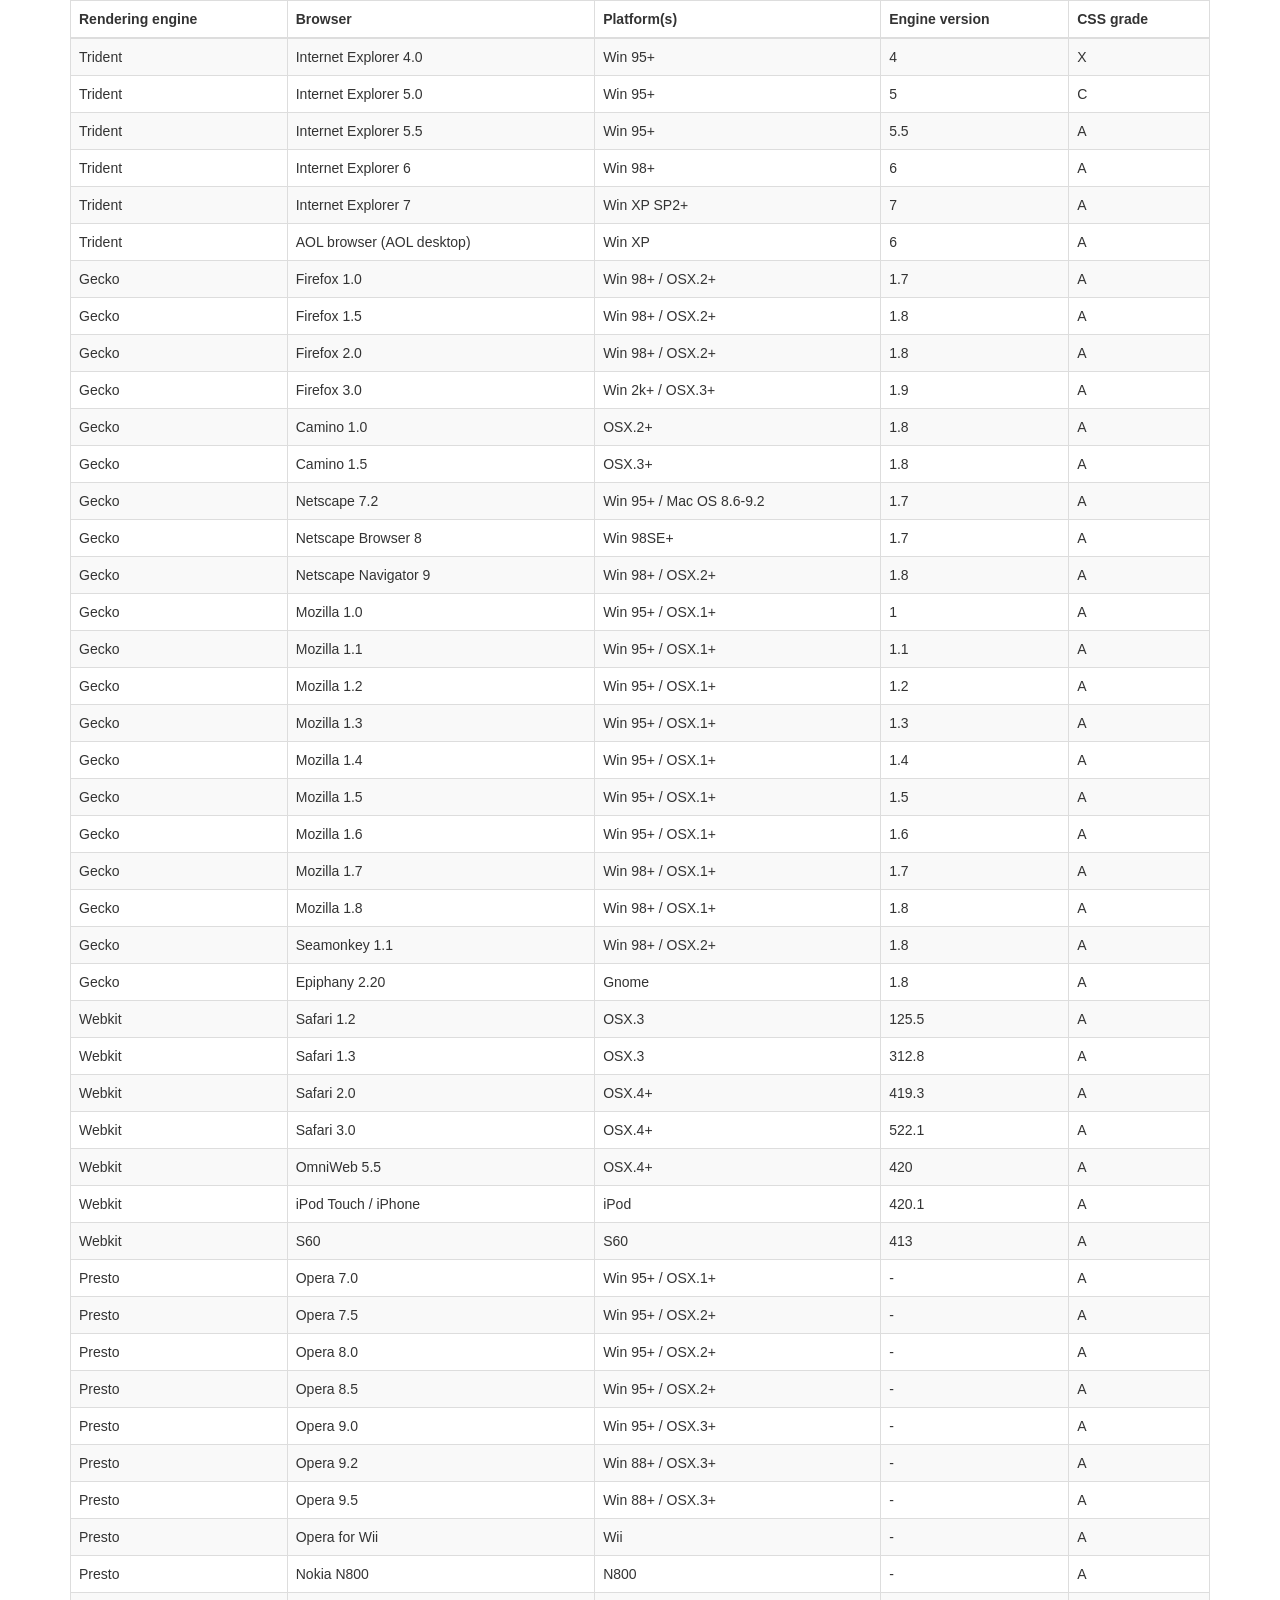
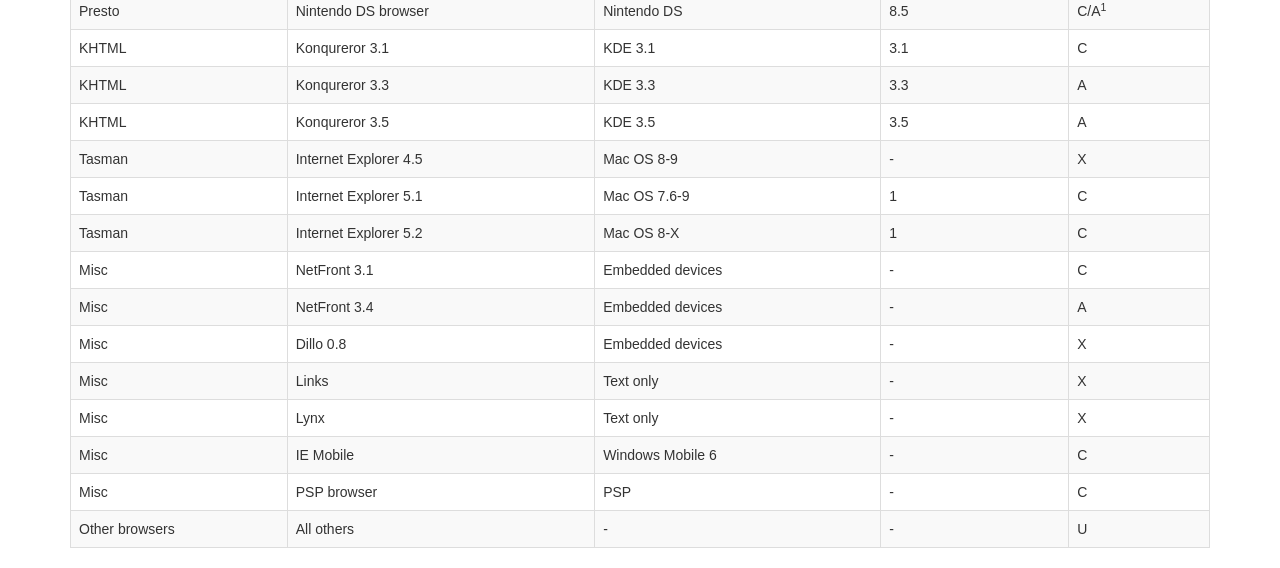
<file: src/admin_layout/vendor/datatables-plugins/index.html>
<!DOCTYPE HTML PUBLIC "-//W3C//DTD HTML 4.01//EN" "http://www.w3.org/TR/html4/strict.dtd">
<html>
	<head>
		<meta http-equiv="content-type" content="text/html; charset=utf-8" />
		
		<title>DataTables Bootstrap 3 example</title>

		<link rel="stylesheet" type="text/css" href="//maxcdn.bootstrapcdn.com/bootstrap/3.3.0/css/bootstrap.min.css">
		<link rel="stylesheet" type="text/css" href="dataTables.bootstrap.css">

		<script type="text/javascript" language="javascript" src="//code.jquery.com/jquery-1.11.1.min.js"></script>
		<script type="text/javascript" language="javascript" src="//cdn.datatables.net/1.10.3/js/jquery.dataTables.min.js"></script>
		<script type="text/javascript" language="javascript" src="dataTables.bootstrap.js"></script>
		<script type="text/javascript" charset="utf-8">
			$(document).ready(function() {
				$('#example').dataTable();
			} );
		</script>
	</head>
	<body>
		<div class="container">
			
<table cellpadding="0" cellspacing="0" border="0" class="table table-striped table-bordered" id="example">
	<thead>
		<tr>
			<th>Rendering engine</th>
			<th>Browser</th>
			<th>Platform(s)</th>
			<th>Engine version</th>
			<th>CSS grade</th>
		</tr>
	</thead>
	<tbody>
		<tr class="odd gradeX">
			<td>Trident</td>
			<td>Internet
				 Explorer 4.0</td>
			<td>Win 95+</td>
			<td class="center"> 4</td>
			<td class="center">X</td>
		</tr>
		<tr class="even gradeC">
			<td>Trident</td>
			<td>Internet
				 Explorer 5.0</td>
			<td>Win 95+</td>
			<td class="center">5</td>
			<td class="center">C</td>
		</tr>
		<tr class="odd gradeA">
			<td>Trident</td>
			<td>Internet
				 Explorer 5.5</td>
			<td>Win 95+</td>
			<td class="center">5.5</td>
			<td class="center">A</td>
		</tr>
		<tr class="even gradeA">
			<td>Trident</td>
			<td>Internet
				 Explorer 6</td>
			<td>Win 98+</td>
			<td class="center">6</td>
			<td class="center">A</td>
		</tr>
		<tr class="odd gradeA">
			<td>Trident</td>
			<td>Internet Explorer 7</td>
			<td>Win XP SP2+</td>
			<td class="center">7</td>
			<td class="center">A</td>
		</tr>
		<tr class="even gradeA">
			<td>Trident</td>
			<td>AOL browser (AOL desktop)</td>
			<td>Win XP</td>
			<td class="center">6</td>
			<td class="center">A</td>
		</tr>
		<tr class="gradeA">
			<td>Gecko</td>
			<td>Firefox 1.0</td>
			<td>Win 98+ / OSX.2+</td>
			<td class="center">1.7</td>
			<td class="center">A</td>
		</tr>
		<tr class="gradeA">
			<td>Gecko</td>
			<td>Firefox 1.5</td>
			<td>Win 98+ / OSX.2+</td>
			<td class="center">1.8</td>
			<td class="center">A</td>
		</tr>
		<tr class="gradeA">
			<td>Gecko</td>
			<td>Firefox 2.0</td>
			<td>Win 98+ / OSX.2+</td>
			<td class="center">1.8</td>
			<td class="center">A</td>
		</tr>
		<tr class="gradeA">
			<td>Gecko</td>
			<td>Firefox 3.0</td>
			<td>Win 2k+ / OSX.3+</td>
			<td class="center">1.9</td>
			<td class="center">A</td>
		</tr>
		<tr class="gradeA">
			<td>Gecko</td>
			<td>Camino 1.0</td>
			<td>OSX.2+</td>
			<td class="center">1.8</td>
			<td class="center">A</td>
		</tr>
		<tr class="gradeA">
			<td>Gecko</td>
			<td>Camino 1.5</td>
			<td>OSX.3+</td>
			<td class="center">1.8</td>
			<td class="center">A</td>
		</tr>
		<tr class="gradeA">
			<td>Gecko</td>
			<td>Netscape 7.2</td>
			<td>Win 95+ / Mac OS 8.6-9.2</td>
			<td class="center">1.7</td>
			<td class="center">A</td>
		</tr>
		<tr class="gradeA">
			<td>Gecko</td>
			<td>Netscape Browser 8</td>
			<td>Win 98SE+</td>
			<td class="center">1.7</td>
			<td class="center">A</td>
		</tr>
		<tr class="gradeA">
			<td>Gecko</td>
			<td>Netscape Navigator 9</td>
			<td>Win 98+ / OSX.2+</td>
			<td class="center">1.8</td>
			<td class="center">A</td>
		</tr>
		<tr class="gradeA">
			<td>Gecko</td>
			<td>Mozilla 1.0</td>
			<td>Win 95+ / OSX.1+</td>
			<td class="center">1</td>
			<td class="center">A</td>
		</tr>
		<tr class="gradeA">
			<td>Gecko</td>
			<td>Mozilla 1.1</td>
			<td>Win 95+ / OSX.1+</td>
			<td class="center">1.1</td>
			<td class="center">A</td>
		</tr>
		<tr class="gradeA">
			<td>Gecko</td>
			<td>Mozilla 1.2</td>
			<td>Win 95+ / OSX.1+</td>
			<td class="center">1.2</td>
			<td class="center">A</td>
		</tr>
		<tr class="gradeA">
			<td>Gecko</td>
			<td>Mozilla 1.3</td>
			<td>Win 95+ / OSX.1+</td>
			<td class="center">1.3</td>
			<td class="center">A</td>
		</tr>
		<tr class="gradeA">
			<td>Gecko</td>
			<td>Mozilla 1.4</td>
			<td>Win 95+ / OSX.1+</td>
			<td class="center">1.4</td>
			<td class="center">A</td>
		</tr>
		<tr class="gradeA">
			<td>Gecko</td>
			<td>Mozilla 1.5</td>
			<td>Win 95+ / OSX.1+</td>
			<td class="center">1.5</td>
			<td class="center">A</td>
		</tr>
		<tr class="gradeA">
			<td>Gecko</td>
			<td>Mozilla 1.6</td>
			<td>Win 95+ / OSX.1+</td>
			<td class="center">1.6</td>
			<td class="center">A</td>
		</tr>
		<tr class="gradeA">
			<td>Gecko</td>
			<td>Mozilla 1.7</td>
			<td>Win 98+ / OSX.1+</td>
			<td class="center">1.7</td>
			<td class="center">A</td>
		</tr>
		<tr class="gradeA">
			<td>Gecko</td>
			<td>Mozilla 1.8</td>
			<td>Win 98+ / OSX.1+</td>
			<td class="center">1.8</td>
			<td class="center">A</td>
		</tr>
		<tr class="gradeA">
			<td>Gecko</td>
			<td>Seamonkey 1.1</td>
			<td>Win 98+ / OSX.2+</td>
			<td class="center">1.8</td>
			<td class="center">A</td>
		</tr>
		<tr class="gradeA">
			<td>Gecko</td>
			<td>Epiphany 2.20</td>
			<td>Gnome</td>
			<td class="center">1.8</td>
			<td class="center">A</td>
		</tr>
		<tr class="gradeA">
			<td>Webkit</td>
			<td>Safari 1.2</td>
			<td>OSX.3</td>
			<td class="center">125.5</td>
			<td class="center">A</td>
		</tr>
		<tr class="gradeA">
			<td>Webkit</td>
			<td>Safari 1.3</td>
			<td>OSX.3</td>
			<td class="center">312.8</td>
			<td class="center">A</td>
		</tr>
		<tr class="gradeA">
			<td>Webkit</td>
			<td>Safari 2.0</td>
			<td>OSX.4+</td>
			<td class="center">419.3</td>
			<td class="center">A</td>
		</tr>
		<tr class="gradeA">
			<td>Webkit</td>
			<td>Safari 3.0</td>
			<td>OSX.4+</td>
			<td class="center">522.1</td>
			<td class="center">A</td>
		</tr>
		<tr class="gradeA">
			<td>Webkit</td>
			<td>OmniWeb 5.5</td>
			<td>OSX.4+</td>
			<td class="center">420</td>
			<td class="center">A</td>
		</tr>
		<tr class="gradeA">
			<td>Webkit</td>
			<td>iPod Touch / iPhone</td>
			<td>iPod</td>
			<td class="center">420.1</td>
			<td class="center">A</td>
		</tr>
		<tr class="gradeA">
			<td>Webkit</td>
			<td>S60</td>
			<td>S60</td>
			<td class="center">413</td>
			<td class="center">A</td>
		</tr>
		<tr class="gradeA">
			<td>Presto</td>
			<td>Opera 7.0</td>
			<td>Win 95+ / OSX.1+</td>
			<td class="center">-</td>
			<td class="center">A</td>
		</tr>
		<tr class="gradeA">
			<td>Presto</td>
			<td>Opera 7.5</td>
			<td>Win 95+ / OSX.2+</td>
			<td class="center">-</td>
			<td class="center">A</td>
		</tr>
		<tr class="gradeA">
			<td>Presto</td>
			<td>Opera 8.0</td>
			<td>Win 95+ / OSX.2+</td>
			<td class="center">-</td>
			<td class="center">A</td>
		</tr>
		<tr class="gradeA">
			<td>Presto</td>
			<td>Opera 8.5</td>
			<td>Win 95+ / OSX.2+</td>
			<td class="center">-</td>
			<td class="center">A</td>
		</tr>
		<tr class="gradeA">
			<td>Presto</td>
			<td>Opera 9.0</td>
			<td>Win 95+ / OSX.3+</td>
			<td class="center">-</td>
			<td class="center">A</td>
		</tr>
		<tr class="gradeA">
			<td>Presto</td>
			<td>Opera 9.2</td>
			<td>Win 88+ / OSX.3+</td>
			<td class="center">-</td>
			<td class="center">A</td>
		</tr>
		<tr class="gradeA">
			<td>Presto</td>
			<td>Opera 9.5</td>
			<td>Win 88+ / OSX.3+</td>
			<td class="center">-</td>
			<td class="center">A</td>
		</tr>
		<tr class="gradeA">
			<td>Presto</td>
			<td>Opera for Wii</td>
			<td>Wii</td>
			<td class="center">-</td>
			<td class="center">A</td>
		</tr>
		<tr class="gradeA">
			<td>Presto</td>
			<td>Nokia N800</td>
			<td>N800</td>
			<td class="center">-</td>
			<td class="center">A</td>
		</tr>
		<tr class="gradeA">
			<td>Presto</td>
			<td>Nintendo DS browser</td>
			<td>Nintendo DS</td>
			<td class="center">8.5</td>
			<td class="center">C/A<sup>1</sup></td>
		</tr>
		<tr class="gradeC">
			<td>KHTML</td>
			<td>Konqureror 3.1</td>
			<td>KDE 3.1</td>
			<td class="center">3.1</td>
			<td class="center">C</td>
		</tr>
		<tr class="gradeA">
			<td>KHTML</td>
			<td>Konqureror 3.3</td>
			<td>KDE 3.3</td>
			<td class="center">3.3</td>
			<td class="center">A</td>
		</tr>
		<tr class="gradeA">
			<td>KHTML</td>
			<td>Konqureror 3.5</td>
			<td>KDE 3.5</td>
			<td class="center">3.5</td>
			<td class="center">A</td>
		</tr>
		<tr class="gradeX">
			<td>Tasman</td>
			<td>Internet Explorer 4.5</td>
			<td>Mac OS 8-9</td>
			<td class="center">-</td>
			<td class="center">X</td>
		</tr>
		<tr class="gradeC">
			<td>Tasman</td>
			<td>Internet Explorer 5.1</td>
			<td>Mac OS 7.6-9</td>
			<td class="center">1</td>
			<td class="center">C</td>
		</tr>
		<tr class="gradeC">
			<td>Tasman</td>
			<td>Internet Explorer 5.2</td>
			<td>Mac OS 8-X</td>
			<td class="center">1</td>
			<td class="center">C</td>
		</tr>
		<tr class="gradeA">
			<td>Misc</td>
			<td>NetFront 3.1</td>
			<td>Embedded devices</td>
			<td class="center">-</td>
			<td class="center">C</td>
		</tr>
		<tr class="gradeA">
			<td>Misc</td>
			<td>NetFront 3.4</td>
			<td>Embedded devices</td>
			<td class="center">-</td>
			<td class="center">A</td>
		</tr>
		<tr class="gradeX">
			<td>Misc</td>
			<td>Dillo 0.8</td>
			<td>Embedded devices</td>
			<td class="center">-</td>
			<td class="center">X</td>
		</tr>
		<tr class="gradeX">
			<td>Misc</td>
			<td>Links</td>
			<td>Text only</td>
			<td class="center">-</td>
			<td class="center">X</td>
		</tr>
		<tr class="gradeX">
			<td>Misc</td>
			<td>Lynx</td>
			<td>Text only</td>
			<td class="center">-</td>
			<td class="center">X</td>
		</tr>
		<tr class="gradeC">
			<td>Misc</td>
			<td>IE Mobile</td>
			<td>Windows Mobile 6</td>
			<td class="center">-</td>
			<td class="center">C</td>
		</tr>
		<tr class="gradeC">
			<td>Misc</td>
			<td>PSP browser</td>
			<td>PSP</td>
			<td class="center">-</td>
			<td class="center">C</td>
		</tr>
		<tr class="gradeU">
			<td>Other browsers</td>
			<td>All others</td>
			<td>-</td>
			<td class="center">-</td>
			<td class="center">U</td>
		</tr>
	</tbody>
</table>
			
		</div>
	</body>
</html>
</file>
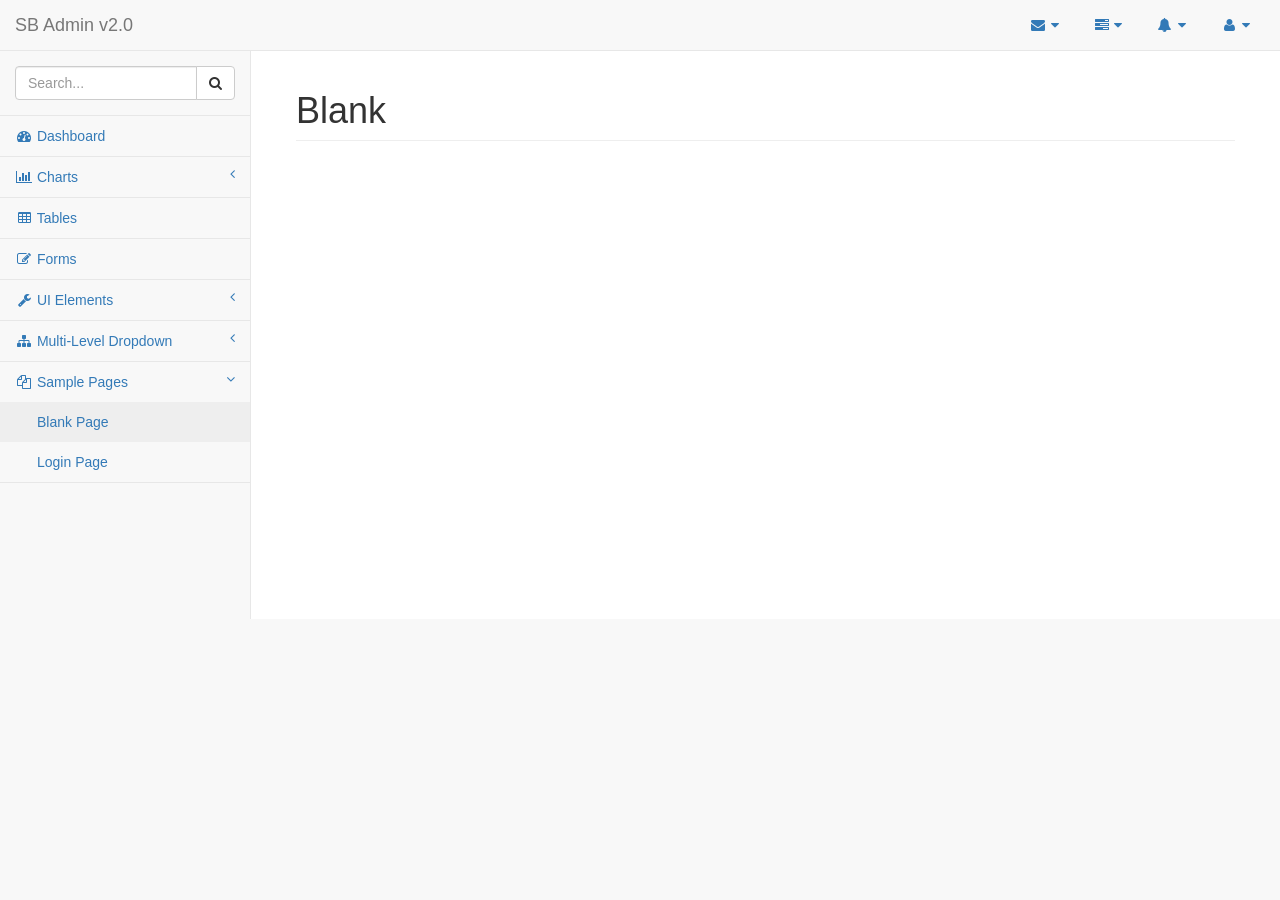
<file: src/admin_layout/pages/blank.html>
<!DOCTYPE html>
<html lang="en">

<head>

    <meta charset="utf-8">
    <meta http-equiv="X-UA-Compatible" content="IE=edge">
    <meta name="viewport" content="width=device-width, initial-scale=1">
    <meta name="description" content="">
    <meta name="author" content="">

    <title>SB Admin 2 - Bootstrap Admin Theme</title>

    <!-- Bootstrap Core CSS -->
    <link href="../vendor/bootstrap/css/bootstrap.min.css" rel="stylesheet">

    <!-- MetisMenu CSS -->
    <link href="../vendor/metisMenu/metisMenu.min.css" rel="stylesheet">

    <!-- Custom CSS -->
    <link href="../dist/css/sb-admin-2.css" rel="stylesheet">

    <!-- Custom Fonts -->
    <link href="../vendor/font-awesome/css/font-awesome.min.css" rel="stylesheet" type="text/css">

    <!-- HTML5 Shim and Respond.js IE8 support of HTML5 elements and media queries -->
    <!-- WARNING: Respond.js doesn't work if you view the page via file:// -->
    <!--[if lt IE 9]>
        <script src="https://oss.maxcdn.com/libs/html5shiv/3.7.0/html5shiv.js"></script>
        <script src="https://oss.maxcdn.com/libs/respond.js/1.4.2/respond.min.js"></script>
    <![endif]-->

</head>

<body>

    <div id="wrapper">

        <!-- Navigation -->
        <nav class="navbar navbar-default navbar-static-top" role="navigation" style="margin-bottom: 0">
            <div class="navbar-header">
                <button type="button" class="navbar-toggle" data-toggle="collapse" data-target=".navbar-collapse">
                    <span class="sr-only">Toggle navigation</span>
                    <span class="icon-bar"></span>
                    <span class="icon-bar"></span>
                    <span class="icon-bar"></span>
                </button>
                <a class="navbar-brand" href="index.html">SB Admin v2.0</a>
            </div>
            <!-- /.navbar-header -->

            <ul class="nav navbar-top-links navbar-right">
                <li class="dropdown">
                    <a class="dropdown-toggle" data-toggle="dropdown" href="#">
                        <i class="fa fa-envelope fa-fw"></i> <i class="fa fa-caret-down"></i>
                    </a>
                    <ul class="dropdown-menu dropdown-messages">
                        <li>
                            <a href="#">
                                <div>
                                    <strong>John Smith</strong>
                                    <span class="pull-right text-muted">
                                        <em>Yesterday</em>
                                    </span>
                                </div>
                                <div>Lorem ipsum dolor sit amet, consectetur adipiscing elit. Pellentesque eleifend...</div>
                            </a>
                        </li>
                        <li class="divider"></li>
                        <li>
                            <a href="#">
                                <div>
                                    <strong>John Smith</strong>
                                    <span class="pull-right text-muted">
                                        <em>Yesterday</em>
                                    </span>
                                </div>
                                <div>Lorem ipsum dolor sit amet, consectetur adipiscing elit. Pellentesque eleifend...</div>
                            </a>
                        </li>
                        <li class="divider"></li>
                        <li>
                            <a href="#">
                                <div>
                                    <strong>John Smith</strong>
                                    <span class="pull-right text-muted">
                                        <em>Yesterday</em>
                                    </span>
                                </div>
                                <div>Lorem ipsum dolor sit amet, consectetur adipiscing elit. Pellentesque eleifend...</div>
                            </a>
                        </li>
                        <li class="divider"></li>
                        <li>
                            <a class="text-center" href="#">
                                <strong>Read All Messages</strong>
                                <i class="fa fa-angle-right"></i>
                            </a>
                        </li>
                    </ul>
                    <!-- /.dropdown-messages -->
                </li>
                <!-- /.dropdown -->
                <li class="dropdown">
                    <a class="dropdown-toggle" data-toggle="dropdown" href="#">
                        <i class="fa fa-tasks fa-fw"></i> <i class="fa fa-caret-down"></i>
                    </a>
                    <ul class="dropdown-menu dropdown-tasks">
                        <li>
                            <a href="#">
                                <div>
                                    <p>
                                        <strong>Task 1</strong>
                                        <span class="pull-right text-muted">40% Complete</span>
                                    </p>
                                    <div class="progress progress-striped active">
                                        <div class="progress-bar progress-bar-success" role="progressbar" aria-valuenow="40" aria-valuemin="0" aria-valuemax="100" style="width: 40%">
                                            <span class="sr-only">40% Complete (success)</span>
                                        </div>
                                    </div>
                                </div>
                            </a>
                        </li>
                        <li class="divider"></li>
                        <li>
                            <a href="#">
                                <div>
                                    <p>
                                        <strong>Task 2</strong>
                                        <span class="pull-right text-muted">20% Complete</span>
                                    </p>
                                    <div class="progress progress-striped active">
                                        <div class="progress-bar progress-bar-info" role="progressbar" aria-valuenow="20" aria-valuemin="0" aria-valuemax="100" style="width: 20%">
                                            <span class="sr-only">20% Complete</span>
                                        </div>
                                    </div>
                                </div>
                            </a>
                        </li>
                        <li class="divider"></li>
                        <li>
                            <a href="#">
                                <div>
                                    <p>
                                        <strong>Task 3</strong>
                                        <span class="pull-right text-muted">60% Complete</span>
                                    </p>
                                    <div class="progress progress-striped active">
                                        <div class="progress-bar progress-bar-warning" role="progressbar" aria-valuenow="60" aria-valuemin="0" aria-valuemax="100" style="width: 60%">
                                            <span class="sr-only">60% Complete (warning)</span>
                                        </div>
                                    </div>
                                </div>
                            </a>
                        </li>
                        <li class="divider"></li>
                        <li>
                            <a href="#">
                                <div>
                                    <p>
                                        <strong>Task 4</strong>
                                        <span class="pull-right text-muted">80% Complete</span>
                                    </p>
                                    <div class="progress progress-striped active">
                                        <div class="progress-bar progress-bar-danger" role="progressbar" aria-valuenow="80" aria-valuemin="0" aria-valuemax="100" style="width: 80%">
                                            <span class="sr-only">80% Complete (danger)</span>
                                        </div>
                                    </div>
                                </div>
                            </a>
                        </li>
                        <li class="divider"></li>
                        <li>
                            <a class="text-center" href="#">
                                <strong>See All Tasks</strong>
                                <i class="fa fa-angle-right"></i>
                            </a>
                        </li>
                    </ul>
                    <!-- /.dropdown-tasks -->
                </li>
                <!-- /.dropdown -->
                <li class="dropdown">
                    <a class="dropdown-toggle" data-toggle="dropdown" href="#">
                        <i class="fa fa-bell fa-fw"></i> <i class="fa fa-caret-down"></i>
                    </a>
                    <ul class="dropdown-menu dropdown-alerts">
                        <li>
                            <a href="#">
                                <div>
                                    <i class="fa fa-comment fa-fw"></i> New Comment
                                    <span class="pull-right text-muted small">4 minutes ago</span>
                                </div>
                            </a>
                        </li>
                        <li class="divider"></li>
                        <li>
                            <a href="#">
                                <div>
                                    <i class="fa fa-twitter fa-fw"></i> 3 New Followers
                                    <span class="pull-right text-muted small">12 minutes ago</span>
                                </div>
                            </a>
                        </li>
                        <li class="divider"></li>
                        <li>
                            <a href="#">
                                <div>
                                    <i class="fa fa-envelope fa-fw"></i> Message Sent
                                    <span class="pull-right text-muted small">4 minutes ago</span>
                                </div>
                            </a>
                        </li>
                        <li class="divider"></li>
                        <li>
                            <a href="#">
                                <div>
                                    <i class="fa fa-tasks fa-fw"></i> New Task
                                    <span class="pull-right text-muted small">4 minutes ago</span>
                                </div>
                            </a>
                        </li>
                        <li class="divider"></li>
                        <li>
                            <a href="#">
                                <div>
                                    <i class="fa fa-upload fa-fw"></i> Server Rebooted
                                    <span class="pull-right text-muted small">4 minutes ago</span>
                                </div>
                            </a>
                        </li>
                        <li class="divider"></li>
                        <li>
                            <a class="text-center" href="#">
                                <strong>See All Alerts</strong>
                                <i class="fa fa-angle-right"></i>
                            </a>
                        </li>
                    </ul>
                    <!-- /.dropdown-alerts -->
                </li>
                <!-- /.dropdown -->
                <li class="dropdown">
                    <a class="dropdown-toggle" data-toggle="dropdown" href="#">
                        <i class="fa fa-user fa-fw"></i> <i class="fa fa-caret-down"></i>
                    </a>
                    <ul class="dropdown-menu dropdown-user">
                        <li><a href="#"><i class="fa fa-user fa-fw"></i> User Profile</a>
                        </li>
                        <li><a href="#"><i class="fa fa-gear fa-fw"></i> Settings</a>
                        </li>
                        <li class="divider"></li>
                        <li><a href="login.html"><i class="fa fa-sign-out fa-fw"></i> Logout</a>
                        </li>
                    </ul>
                    <!-- /.dropdown-user -->
                </li>
                <!-- /.dropdown -->
            </ul>
            <!-- /.navbar-top-links -->

            <div class="navbar-default sidebar" role="navigation">
                <div class="sidebar-nav navbar-collapse">
                    <ul class="nav" id="side-menu">
                        <li class="sidebar-search">
                            <div class="input-group custom-search-form">
                                <input type="text" class="form-control" placeholder="Search...">
                                <span class="input-group-btn">
                                    <button class="btn btn-default" type="button">
                                        <i class="fa fa-search"></i>
                                    </button>
                                </span>
                            </div>
                            <!-- /input-group -->
                        </li>
                        <li>
                            <a href="index.html"><i class="fa fa-dashboard fa-fw"></i> Dashboard</a>
                        </li>
                        <li>
                            <a href="#"><i class="fa fa-bar-chart-o fa-fw"></i> Charts<span class="fa arrow"></span></a>
                            <ul class="nav nav-second-level">
                                <li>
                                    <a href="flot.html">Flot Charts</a>
                                </li>
                                <li>
                                    <a href="morris.html">Morris.js Charts</a>
                                </li>
                            </ul>
                            <!-- /.nav-second-level -->
                        </li>
                        <li>
                            <a href="tables.html"><i class="fa fa-table fa-fw"></i> Tables</a>
                        </li>
                        <li>
                            <a href="forms.html"><i class="fa fa-edit fa-fw"></i> Forms</a>
                        </li>
                        <li>
                            <a href="#"><i class="fa fa-wrench fa-fw"></i> UI Elements<span class="fa arrow"></span></a>
                            <ul class="nav nav-second-level">
                                <li>
                                    <a href="panels-wells.html">Panels and Wells</a>
                                </li>
                                <li>
                                    <a href="buttons.html">Buttons</a>
                                </li>
                                <li>
                                    <a href="notifications.html">Notifications</a>
                                </li>
                                <li>
                                    <a href="typography.html">Typography</a>
                                </li>
                                <li>
                                    <a href="icons.html"> Icons</a>
                                </li>
                                <li>
                                    <a href="grid.html">Grid</a>
                                </li>
                            </ul>
                            <!-- /.nav-second-level -->
                        </li>
                        <li>
                            <a href="#"><i class="fa fa-sitemap fa-fw"></i> Multi-Level Dropdown<span class="fa arrow"></span></a>
                            <ul class="nav nav-second-level">
                                <li>
                                    <a href="#">Second Level Item</a>
                                </li>
                                <li>
                                    <a href="#">Second Level Item</a>
                                </li>
                                <li>
                                    <a href="#">Third Level <span class="fa arrow"></span></a>
                                    <ul class="nav nav-third-level">
                                        <li>
                                            <a href="#">Third Level Item</a>
                                        </li>
                                        <li>
                                            <a href="#">Third Level Item</a>
                                        </li>
                                        <li>
                                            <a href="#">Third Level Item</a>
                                        </li>
                                        <li>
                                            <a href="#">Third Level Item</a>
                                        </li>
                                    </ul>
                                    <!-- /.nav-third-level -->
                                </li>
                            </ul>
                            <!-- /.nav-second-level -->
                        </li>
                        <li class="active">
                            <a href="#"><i class="fa fa-files-o fa-fw"></i> Sample Pages<span class="fa arrow"></span></a>
                            <ul class="nav nav-second-level">
                                <li>
                                    <a class="active" href="blank.html">Blank Page</a>
                                </li>
                                <li>
                                    <a href="login.html">Login Page</a>
                                </li>
                            </ul>
                            <!-- /.nav-second-level -->
                        </li>
                    </ul>
                </div>
                <!-- /.sidebar-collapse -->
            </div>
            <!-- /.navbar-static-side -->
        </nav>

        <!-- Page Content -->
        <div id="page-wrapper">
            <div class="container-fluid">
                <div class="row">
                    <div class="col-lg-12">
                        <h1 class="page-header">Blank</h1>
                    </div>
                    <!-- /.col-lg-12 -->
                </div>
                <!-- /.row -->
            </div>
            <!-- /.container-fluid -->
        </div>
        <!-- /#page-wrapper -->

    </div>
    <!-- /#wrapper -->

    <!-- jQuery -->
    <script src="../vendor/jquery/jquery.min.js"></script>

    <!-- Bootstrap Core JavaScript -->
    <script src="../vendor/bootstrap/js/bootstrap.min.js"></script>

    <!-- Metis Menu Plugin JavaScript -->
    <script src="../vendor/metisMenu/metisMenu.min.js"></script>

    <!-- Custom Theme JavaScript -->
    <script src="../dist/js/sb-admin-2.js"></script>

</body>

</html>
</file>
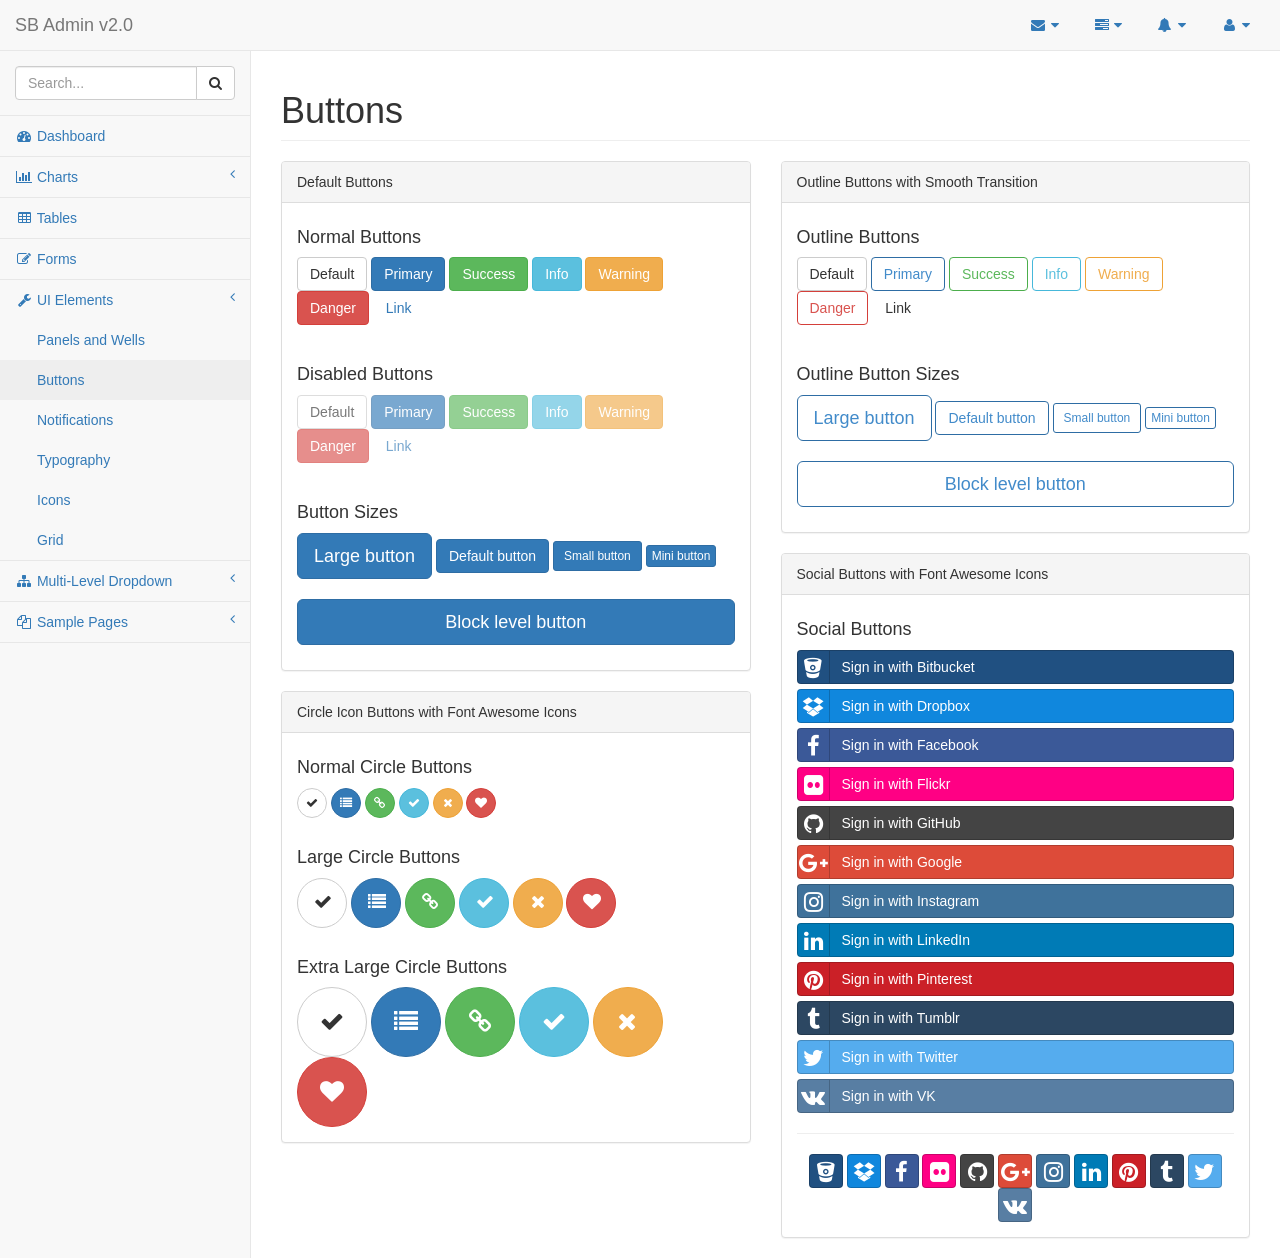
<file: src/admin_layout/pages/buttons.html>
<!DOCTYPE html>
<html lang="en">

<head>

    <meta charset="utf-8">
    <meta http-equiv="X-UA-Compatible" content="IE=edge">
    <meta name="viewport" content="width=device-width, initial-scale=1">
    <meta name="description" content="">
    <meta name="author" content="">

    <title>SB Admin 2 - Bootstrap Admin Theme</title>

    <!-- Bootstrap Core CSS -->
    <link href="../vendor/bootstrap/css/bootstrap.min.css" rel="stylesheet">

    <!-- MetisMenu CSS -->
    <link href="../vendor/metisMenu/metisMenu.min.css" rel="stylesheet">

    <!-- Social Buttons CSS -->
    <link href="../vendor/bootstrap-social/bootstrap-social.css" rel="stylesheet">

    <!-- Custom CSS -->
    <link href="../dist/css/sb-admin-2.css" rel="stylesheet">

    <!-- Custom Fonts -->
    <link href="../vendor/font-awesome/css/font-awesome.min.css" rel="stylesheet" type="text/css">

    <!-- HTML5 Shim and Respond.js IE8 support of HTML5 elements and media queries -->
    <!-- WARNING: Respond.js doesn't work if you view the page via file:// -->
    <!--[if lt IE 9]>
        <script src="https://oss.maxcdn.com/libs/html5shiv/3.7.0/html5shiv.js"></script>
        <script src="https://oss.maxcdn.com/libs/respond.js/1.4.2/respond.min.js"></script>
    <![endif]-->

</head>

<body>

    <div id="wrapper">

        <!-- Navigation -->
        <nav class="navbar navbar-default navbar-static-top" role="navigation" style="margin-bottom: 0">
            <div class="navbar-header">
                <button type="button" class="navbar-toggle" data-toggle="collapse" data-target=".navbar-collapse">
                    <span class="sr-only">Toggle navigation</span>
                    <span class="icon-bar"></span>
                    <span class="icon-bar"></span>
                    <span class="icon-bar"></span>
                </button>
                <a class="navbar-brand" href="index.html">SB Admin v2.0</a>
            </div>
            <!-- /.navbar-header -->

            <ul class="nav navbar-top-links navbar-right">
                <li class="dropdown">
                    <a class="dropdown-toggle" data-toggle="dropdown" href="#">
                        <i class="fa fa-envelope fa-fw"></i> <i class="fa fa-caret-down"></i>
                    </a>
                    <ul class="dropdown-menu dropdown-messages">
                        <li>
                            <a href="#">
                                <div>
                                    <strong>John Smith</strong>
                                    <span class="pull-right text-muted">
                                        <em>Yesterday</em>
                                    </span>
                                </div>
                                <div>Lorem ipsum dolor sit amet, consectetur adipiscing elit. Pellentesque eleifend...</div>
                            </a>
                        </li>
                        <li class="divider"></li>
                        <li>
                            <a href="#">
                                <div>
                                    <strong>John Smith</strong>
                                    <span class="pull-right text-muted">
                                        <em>Yesterday</em>
                                    </span>
                                </div>
                                <div>Lorem ipsum dolor sit amet, consectetur adipiscing elit. Pellentesque eleifend...</div>
                            </a>
                        </li>
                        <li class="divider"></li>
                        <li>
                            <a href="#">
                                <div>
                                    <strong>John Smith</strong>
                                    <span class="pull-right text-muted">
                                        <em>Yesterday</em>
                                    </span>
                                </div>
                                <div>Lorem ipsum dolor sit amet, consectetur adipiscing elit. Pellentesque eleifend...</div>
                            </a>
                        </li>
                        <li class="divider"></li>
                        <li>
                            <a class="text-center" href="#">
                                <strong>Read All Messages</strong>
                                <i class="fa fa-angle-right"></i>
                            </a>
                        </li>
                    </ul>
                    <!-- /.dropdown-messages -->
                </li>
                <!-- /.dropdown -->
                <li class="dropdown">
                    <a class="dropdown-toggle" data-toggle="dropdown" href="#">
                        <i class="fa fa-tasks fa-fw"></i> <i class="fa fa-caret-down"></i>
                    </a>
                    <ul class="dropdown-menu dropdown-tasks">
                        <li>
                            <a href="#">
                                <div>
                                    <p>
                                        <strong>Task 1</strong>
                                        <span class="pull-right text-muted">40% Complete</span>
                                    </p>
                                    <div class="progress progress-striped active">
                                        <div class="progress-bar progress-bar-success" role="progressbar" aria-valuenow="40" aria-valuemin="0" aria-valuemax="100" style="width: 40%">
                                            <span class="sr-only">40% Complete (success)</span>
                                        </div>
                                    </div>
                                </div>
                            </a>
                        </li>
                        <li class="divider"></li>
                        <li>
                            <a href="#">
                                <div>
                                    <p>
                                        <strong>Task 2</strong>
                                        <span class="pull-right text-muted">20% Complete</span>
                                    </p>
                                    <div class="progress progress-striped active">
                                        <div class="progress-bar progress-bar-info" role="progressbar" aria-valuenow="20" aria-valuemin="0" aria-valuemax="100" style="width: 20%">
                                            <span class="sr-only">20% Complete</span>
                                        </div>
                                    </div>
                                </div>
                            </a>
                        </li>
                        <li class="divider"></li>
                        <li>
                            <a href="#">
                                <div>
                                    <p>
                                        <strong>Task 3</strong>
                                        <span class="pull-right text-muted">60% Complete</span>
                                    </p>
                                    <div class="progress progress-striped active">
                                        <div class="progress-bar progress-bar-warning" role="progressbar" aria-valuenow="60" aria-valuemin="0" aria-valuemax="100" style="width: 60%">
                                            <span class="sr-only">60% Complete (warning)</span>
                                        </div>
                                    </div>
                                </div>
                            </a>
                        </li>
                        <li class="divider"></li>
                        <li>
                            <a href="#">
                                <div>
                                    <p>
                                        <strong>Task 4</strong>
                                        <span class="pull-right text-muted">80% Complete</span>
                                    </p>
                                    <div class="progress progress-striped active">
                                        <div class="progress-bar progress-bar-danger" role="progressbar" aria-valuenow="80" aria-valuemin="0" aria-valuemax="100" style="width: 80%">
                                            <span class="sr-only">80% Complete (danger)</span>
                                        </div>
                                    </div>
                                </div>
                            </a>
                        </li>
                        <li class="divider"></li>
                        <li>
                            <a class="text-center" href="#">
                                <strong>See All Tasks</strong>
                                <i class="fa fa-angle-right"></i>
                            </a>
                        </li>
                    </ul>
                    <!-- /.dropdown-tasks -->
                </li>
                <!-- /.dropdown -->
                <li class="dropdown">
                    <a class="dropdown-toggle" data-toggle="dropdown" href="#">
                        <i class="fa fa-bell fa-fw"></i> <i class="fa fa-caret-down"></i>
                    </a>
                    <ul class="dropdown-menu dropdown-alerts">
                        <li>
                            <a href="#">
                                <div>
                                    <i class="fa fa-comment fa-fw"></i> New Comment
                                    <span class="pull-right text-muted small">4 minutes ago</span>
                                </div>
                            </a>
                        </li>
                        <li class="divider"></li>
                        <li>
                            <a href="#">
                                <div>
                                    <i class="fa fa-twitter fa-fw"></i> 3 New Followers
                                    <span class="pull-right text-muted small">12 minutes ago</span>
                                </div>
                            </a>
                        </li>
                        <li class="divider"></li>
                        <li>
                            <a href="#">
                                <div>
                                    <i class="fa fa-envelope fa-fw"></i> Message Sent
                                    <span class="pull-right text-muted small">4 minutes ago</span>
                                </div>
                            </a>
                        </li>
                        <li class="divider"></li>
                        <li>
                            <a href="#">
                                <div>
                                    <i class="fa fa-tasks fa-fw"></i> New Task
                                    <span class="pull-right text-muted small">4 minutes ago</span>
                                </div>
                            </a>
                        </li>
                        <li class="divider"></li>
                        <li>
                            <a href="#">
                                <div>
                                    <i class="fa fa-upload fa-fw"></i> Server Rebooted
                                    <span class="pull-right text-muted small">4 minutes ago</span>
                                </div>
                            </a>
                        </li>
                        <li class="divider"></li>
                        <li>
                            <a class="text-center" href="#">
                                <strong>See All Alerts</strong>
                                <i class="fa fa-angle-right"></i>
                            </a>
                        </li>
                    </ul>
                    <!-- /.dropdown-alerts -->
                </li>
                <!-- /.dropdown -->
                <li class="dropdown">
                    <a class="dropdown-toggle" data-toggle="dropdown" href="#">
                        <i class="fa fa-user fa-fw"></i> <i class="fa fa-caret-down"></i>
                    </a>
                    <ul class="dropdown-menu dropdown-user">
                        <li><a href="#"><i class="fa fa-user fa-fw"></i> User Profile</a>
                        </li>
                        <li><a href="#"><i class="fa fa-gear fa-fw"></i> Settings</a>
                        </li>
                        <li class="divider"></li>
                        <li><a href="login.html"><i class="fa fa-sign-out fa-fw"></i> Logout</a>
                        </li>
                    </ul>
                    <!-- /.dropdown-user -->
                </li>
                <!-- /.dropdown -->
            </ul>
            <!-- /.navbar-top-links -->

            <div class="navbar-default sidebar" role="navigation">
                <div class="sidebar-nav navbar-collapse">
                    <ul class="nav" id="side-menu">
                        <li class="sidebar-search">
                            <div class="input-group custom-search-form">
                                <input type="text" class="form-control" placeholder="Search...">
                                <span class="input-group-btn">
                                <button class="btn btn-default" type="button">
                                    <i class="fa fa-search"></i>
                                </button>
                            </span>
                            </div>
                            <!-- /input-group -->
                        </li>
                        <li>
                            <a href="index.html"><i class="fa fa-dashboard fa-fw"></i> Dashboard</a>
                        </li>
                        <li>
                            <a href="#"><i class="fa fa-bar-chart-o fa-fw"></i> Charts<span class="fa arrow"></span></a>
                            <ul class="nav nav-second-level">
                                <li>
                                    <a href="flot.html">Flot Charts</a>
                                </li>
                                <li>
                                    <a href="morris.html">Morris.js Charts</a>
                                </li>
                            </ul>
                            <!-- /.nav-second-level -->
                        </li>
                        <li>
                            <a href="tables.html"><i class="fa fa-table fa-fw"></i> Tables</a>
                        </li>
                        <li>
                            <a href="forms.html"><i class="fa fa-edit fa-fw"></i> Forms</a>
                        </li>
                        <li>
                            <a href="#"><i class="fa fa-wrench fa-fw"></i> UI Elements<span class="fa arrow"></span></a>
                            <ul class="nav nav-second-level">
                                <li>
                                    <a href="panels-wells.html">Panels and Wells</a>
                                </li>
                                <li>
                                    <a href="buttons.html">Buttons</a>
                                </li>
                                <li>
                                    <a href="notifications.html">Notifications</a>
                                </li>
                                <li>
                                    <a href="typography.html">Typography</a>
                                </li>
                                <li>
                                    <a href="icons.html"> Icons</a>
                                </li>
                                <li>
                                    <a href="grid.html">Grid</a>
                                </li>
                            </ul>
                            <!-- /.nav-second-level -->
                        </li>
                        <li>
                            <a href="#"><i class="fa fa-sitemap fa-fw"></i> Multi-Level Dropdown<span class="fa arrow"></span></a>
                            <ul class="nav nav-second-level">
                                <li>
                                    <a href="#">Second Level Item</a>
                                </li>
                                <li>
                                    <a href="#">Second Level Item</a>
                                </li>
                                <li>
                                    <a href="#">Third Level <span class="fa arrow"></span></a>
                                    <ul class="nav nav-third-level">
                                        <li>
                                            <a href="#">Third Level Item</a>
                                        </li>
                                        <li>
                                            <a href="#">Third Level Item</a>
                                        </li>
                                        <li>
                                            <a href="#">Third Level Item</a>
                                        </li>
                                        <li>
                                            <a href="#">Third Level Item</a>
                                        </li>
                                    </ul>
                                    <!-- /.nav-third-level -->
                                </li>
                            </ul>
                            <!-- /.nav-second-level -->
                        </li>
                        <li>
                            <a href="#"><i class="fa fa-files-o fa-fw"></i> Sample Pages<span class="fa arrow"></span></a>
                            <ul class="nav nav-second-level">
                                <li>
                                    <a href="blank.html">Blank Page</a>
                                </li>
                                <li>
                                    <a href="login.html">Login Page</a>
                                </li>
                            </ul>
                            <!-- /.nav-second-level -->
                        </li>
                    </ul>
                </div>
                <!-- /.sidebar-collapse -->
            </div>
            <!-- /.navbar-static-side -->
        </nav>

        <!-- Page Content -->
        <div id="page-wrapper">
            <div class="row">
                <div class="col-lg-12">
                    <h1 class="page-header">Buttons</h1>
                </div>
                <!-- /.col-lg-12 -->
            </div>
            <!-- /.row -->
            <div class="row">
                <div class="col-lg-6">
                    <div class="panel panel-default">
                        <div class="panel-heading">
                            Default Buttons
                        </div>
                        <!-- /.panel-heading -->
                        <div class="panel-body">
                            <h4>Normal Buttons</h4>
                            <p>
                                <button type="button" class="btn btn-default">Default</button>
                                <button type="button" class="btn btn-primary">Primary</button>
                                <button type="button" class="btn btn-success">Success</button>
                                <button type="button" class="btn btn-info">Info</button>
                                <button type="button" class="btn btn-warning">Warning</button>
                                <button type="button" class="btn btn-danger">Danger</button>
                                <button type="button" class="btn btn-link">Link</button>
                            </p>
                            <br>
                            <h4>Disabled Buttons</h4>
                            <p>
                                <button type="button" class="btn btn-default disabled">Default</button>
                                <button type="button" class="btn btn-primary disabled">Primary</button>
                                <button type="button" class="btn btn-success disabled">Success</button>
                                <button type="button" class="btn btn-info disabled">Info</button>
                                <button type="button" class="btn btn-warning disabled">Warning</button>
                                <button type="button" class="btn btn-danger disabled">Danger</button>
                                <button type="button" class="btn btn-link disabled">Link</button>
                            </p>
                            <br>
                            <h4>Button Sizes</h4>
                            <p>
                                <button type="button" class="btn btn-primary btn-lg">Large button</button>
                                <button type="button" class="btn btn-primary">Default button</button>
                                <button type="button" class="btn btn-primary btn-sm">Small button</button>
                                <button type="button" class="btn btn-primary btn-xs">Mini button</button>
                                <br>
                                <br>
                                <button type="button" class="btn btn-primary btn-lg btn-block">Block level button</button>
                            </p>
                        </div>
                        <!-- /.panel-body -->
                    </div>
                    <!-- /.panel -->
                    <div class="panel panel-default">
                        <div class="panel-heading">
                            Circle Icon Buttons with Font Awesome Icons
                        </div>
                        <!-- /.panel-heading -->
                        <div class="panel-body">
                            <h4>Normal Circle Buttons</h4>
                            <button type="button" class="btn btn-default btn-circle"><i class="fa fa-check"></i>
                            </button>
                            <button type="button" class="btn btn-primary btn-circle"><i class="fa fa-list"></i>
                            </button>
                            <button type="button" class="btn btn-success btn-circle"><i class="fa fa-link"></i>
                            </button>
                            <button type="button" class="btn btn-info btn-circle"><i class="fa fa-check"></i>
                            </button>
                            <button type="button" class="btn btn-warning btn-circle"><i class="fa fa-times"></i>
                            </button>
                            <button type="button" class="btn btn-danger btn-circle"><i class="fa fa-heart"></i>
                            </button>
                            <br>
                            <br>
                            <h4>Large Circle Buttons</h4>
                            <button type="button" class="btn btn-default btn-circle btn-lg"><i class="fa fa-check"></i>
                            </button>
                            <button type="button" class="btn btn-primary btn-circle btn-lg"><i class="fa fa-list"></i>
                            </button>
                            <button type="button" class="btn btn-success btn-circle btn-lg"><i class="fa fa-link"></i>
                            </button>
                            <button type="button" class="btn btn-info btn-circle btn-lg"><i class="fa fa-check"></i>
                            </button>
                            <button type="button" class="btn btn-warning btn-circle btn-lg"><i class="fa fa-times"></i>
                            </button>
                            <button type="button" class="btn btn-danger btn-circle btn-lg"><i class="fa fa-heart"></i>
                            </button>
                            <br>
                            <br>
                            <h4>Extra Large Circle Buttons</h4>
                            <button type="button" class="btn btn-default btn-circle btn-xl"><i class="fa fa-check"></i>
                            </button>
                            <button type="button" class="btn btn-primary btn-circle btn-xl"><i class="fa fa-list"></i>
                            </button>
                            <button type="button" class="btn btn-success btn-circle btn-xl"><i class="fa fa-link"></i>
                            </button>
                            <button type="button" class="btn btn-info btn-circle btn-xl"><i class="fa fa-check"></i>
                            </button>
                            <button type="button" class="btn btn-warning btn-circle btn-xl"><i class="fa fa-times"></i>
                            </button>
                            <button type="button" class="btn btn-danger btn-circle btn-xl"><i class="fa fa-heart"></i>
                            </button>
                        </div>
                        <!-- /.panel-body -->
                    </div>
                    <!-- /.panel -->
                </div>
                <!-- /.col-lg-6 -->
                <div class="col-lg-6">
                    <div class="panel panel-default">
                        <div class="panel-heading">
                            Outline Buttons with Smooth Transition
                        </div>
                        <!-- /.panel-heading -->
                        <div class="panel-body">
                            <h4>Outline Buttons</h4>
                            <p>
                                <button type="button" class="btn btn-outline btn-default">Default</button>
                                <button type="button" class="btn btn-outline btn-primary">Primary</button>
                                <button type="button" class="btn btn-outline btn-success">Success</button>
                                <button type="button" class="btn btn-outline btn-info">Info</button>
                                <button type="button" class="btn btn-outline btn-warning">Warning</button>
                                <button type="button" class="btn btn-outline btn-danger">Danger</button>
                                <button type="button" class="btn btn-outline btn-link">Link</button>
                            </p>
                            <br>
                            <h4>Outline Button Sizes</h4>
                            <p>
                                <button type="button" class="btn btn-outline btn-primary btn-lg">Large button</button>
                                <button type="button" class="btn btn-outline btn-primary">Default button</button>
                                <button type="button" class="btn btn-outline btn-primary btn-sm">Small button</button>
                                <button type="button" class="btn btn-outline btn-primary btn-xs">Mini button</button>
                                <br>
                                <br>
                                <button type="button" class="btn btn-outline btn-primary btn-lg btn-block">Block level button</button>
                            </p>
                        </div>
                        <!-- /.panel-body -->
                    </div>
                    <!-- /.panel -->
                    <div class="panel panel-default">
                        <div class="panel-heading">
                            Social Buttons with Font Awesome Icons
                        </div>
                        <!-- /.panel-heading -->
                        <div class="panel-body">
                            <h4>Social Buttons</h4>
                            <a class="btn btn-block btn-social btn-bitbucket">
                                <i class="fa fa-bitbucket"></i> Sign in with Bitbucket
                            </a>
                            <a class="btn btn-block btn-social btn-dropbox">
                                <i class="fa fa-dropbox"></i> Sign in with Dropbox
                            </a>
                            <a class="btn btn-block btn-social btn-facebook">
                                <i class="fa fa-facebook"></i> Sign in with Facebook
                            </a>
                            <a class="btn btn-block btn-social btn-flickr">
                                <i class="fa fa-flickr"></i> Sign in with Flickr
                            </a>
                            <a class="btn btn-block btn-social btn-github">
                                <i class="fa fa-github"></i> Sign in with GitHub
                            </a>
                            <a class="btn btn-block btn-social btn-google-plus">
                                <i class="fa fa-google-plus"></i> Sign in with Google
                            </a>
                            <a class="btn btn-block btn-social btn-instagram">
                                <i class="fa fa-instagram"></i> Sign in with Instagram
                            </a>
                            <a class="btn btn-block btn-social btn-linkedin">
                                <i class="fa fa-linkedin"></i> Sign in with LinkedIn
                            </a>
                            <a class="btn btn-block btn-social btn-pinterest">
                                <i class="fa fa-pinterest"></i> Sign in with Pinterest
                            </a>
                            <a class="btn btn-block btn-social btn-tumblr">
                                <i class="fa fa-tumblr"></i> Sign in with Tumblr
                            </a>
                            <a class="btn btn-block btn-social btn-twitter">
                                <i class="fa fa-twitter"></i> Sign in with Twitter
                            </a>
                            <a class="btn btn-block btn-social btn-vk">
                                <i class="fa fa-vk"></i> Sign in with VK
                            </a>

                            <hr>

                            <div class="text-center">
                                <a class="btn btn-social-icon btn-bitbucket"><i class="fa fa-bitbucket"></i></a>
                                <a class="btn btn-social-icon btn-dropbox"><i class="fa fa-dropbox"></i></a>
                                <a class="btn btn-social-icon btn-facebook"><i class="fa fa-facebook"></i></a>
                                <a class="btn btn-social-icon btn-flickr"><i class="fa fa-flickr"></i></a>
                                <a class="btn btn-social-icon btn-github"><i class="fa fa-github"></i></a>
                                <a class="btn btn-social-icon btn-google-plus"><i class="fa fa-google-plus"></i></a>
                                <a class="btn btn-social-icon btn-instagram"><i class="fa fa-instagram"></i></a>
                                <a class="btn btn-social-icon btn-linkedin"><i class="fa fa-linkedin"></i></a>
                                <a class="btn btn-social-icon btn-pinterest"><i class="fa fa-pinterest"></i></a>
                                <a class="btn btn-social-icon btn-tumblr"><i class="fa fa-tumblr"></i></a>
                                <a class="btn btn-social-icon btn-twitter"><i class="fa fa-twitter"></i></a>
                                <a class="btn btn-social-icon btn-vk"><i class="fa fa-vk"></i></a>
                            </div>
                        </div>
                        <!-- /.panel-body -->
                    </div>
                    <!-- /.panel -->
                </div>
                <!-- /.col-lg-6 -->
            </div>
            <!-- /.row -->
        </div>
        <!-- /#page-wrapper -->

    </div>
    <!-- /#wrapper -->

    <!-- jQuery -->
    <script src="../vendor/jquery/jquery.min.js"></script>

    <!-- Bootstrap Core JavaScript -->
    <script src="../vendor/bootstrap/js/bootstrap.min.js"></script>

    <!-- Metis Menu Plugin JavaScript -->
    <script src="../vendor/metisMenu/metisMenu.min.js"></script>

    <!-- Custom Theme JavaScript -->
    <script src="../dist/js/sb-admin-2.js"></script>

</body>

</html>
</file>
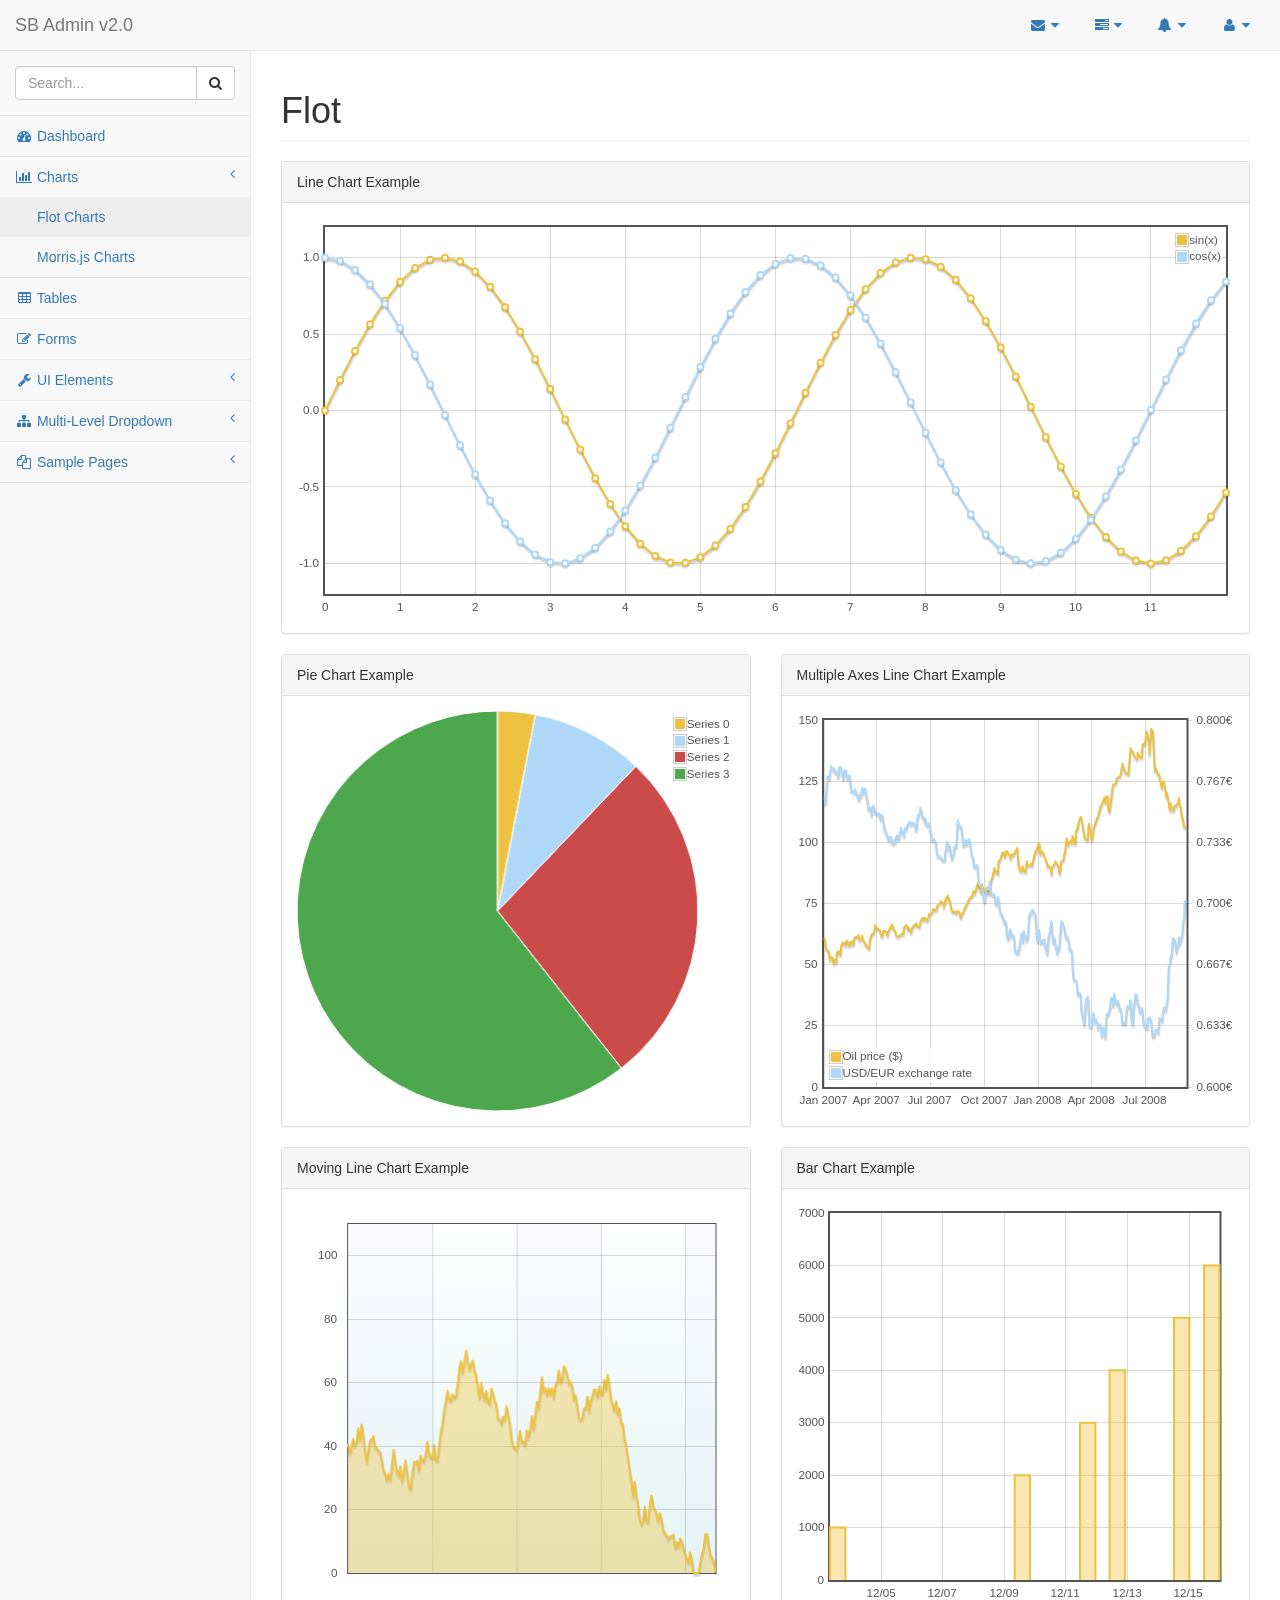
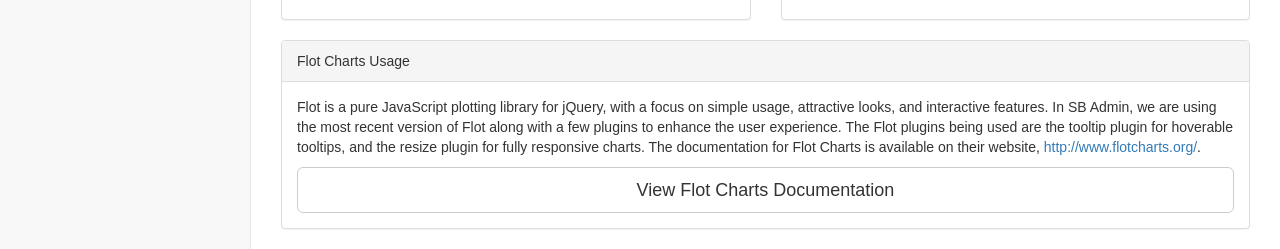
<file: src/admin_layout/pages/flot.html>
<!DOCTYPE html>
<html lang="en">

<head>

    <meta charset="utf-8">
    <meta http-equiv="X-UA-Compatible" content="IE=edge">
    <meta name="viewport" content="width=device-width, initial-scale=1">
    <meta name="description" content="">
    <meta name="author" content="">

    <title>SB Admin 2 - Bootstrap Admin Theme</title>

    <!-- Bootstrap Core CSS -->
    <link href="../vendor/bootstrap/css/bootstrap.min.css" rel="stylesheet">

    <!-- MetisMenu CSS -->
    <link href="../vendor/metisMenu/metisMenu.min.css" rel="stylesheet">

    <!-- Custom CSS -->
    <link href="../dist/css/sb-admin-2.css" rel="stylesheet">

    <!-- Morris Charts CSS -->
    <link href="../vendor/morrisjs/morris.css" rel="stylesheet">

    <!-- Custom Fonts -->
    <link href="../vendor/font-awesome/css/font-awesome.min.css" rel="stylesheet" type="text/css">

    <!-- HTML5 Shim and Respond.js IE8 support of HTML5 elements and media queries -->
    <!-- WARNING: Respond.js doesn't work if you view the page via file:// -->
    <!--[if lt IE 9]>
        <script src="https://oss.maxcdn.com/libs/html5shiv/3.7.0/html5shiv.js"></script>
        <script src="https://oss.maxcdn.com/libs/respond.js/1.4.2/respond.min.js"></script>
    <![endif]-->

</head>

<body>

    <div id="wrapper">

        <!-- Navigation -->
        <nav class="navbar navbar-default navbar-static-top" role="navigation" style="margin-bottom: 0">
            <div class="navbar-header">
                <button type="button" class="navbar-toggle" data-toggle="collapse" data-target=".navbar-collapse">
                    <span class="sr-only">Toggle navigation</span>
                    <span class="icon-bar"></span>
                    <span class="icon-bar"></span>
                    <span class="icon-bar"></span>
                </button>
                <a class="navbar-brand" href="index.html">SB Admin v2.0</a>
            </div>
            <!-- /.navbar-header -->

            <ul class="nav navbar-top-links navbar-right">
                <li class="dropdown">
                    <a class="dropdown-toggle" data-toggle="dropdown" href="#">
                        <i class="fa fa-envelope fa-fw"></i> <i class="fa fa-caret-down"></i>
                    </a>
                    <ul class="dropdown-menu dropdown-messages">
                        <li>
                            <a href="#">
                                <div>
                                    <strong>John Smith</strong>
                                    <span class="pull-right text-muted">
                                        <em>Yesterday</em>
                                    </span>
                                </div>
                                <div>Lorem ipsum dolor sit amet, consectetur adipiscing elit. Pellentesque eleifend...</div>
                            </a>
                        </li>
                        <li class="divider"></li>
                        <li>
                            <a href="#">
                                <div>
                                    <strong>John Smith</strong>
                                    <span class="pull-right text-muted">
                                        <em>Yesterday</em>
                                    </span>
                                </div>
                                <div>Lorem ipsum dolor sit amet, consectetur adipiscing elit. Pellentesque eleifend...</div>
                            </a>
                        </li>
                        <li class="divider"></li>
                        <li>
                            <a href="#">
                                <div>
                                    <strong>John Smith</strong>
                                    <span class="pull-right text-muted">
                                        <em>Yesterday</em>
                                    </span>
                                </div>
                                <div>Lorem ipsum dolor sit amet, consectetur adipiscing elit. Pellentesque eleifend...</div>
                            </a>
                        </li>
                        <li class="divider"></li>
                        <li>
                            <a class="text-center" href="#">
                                <strong>Read All Messages</strong>
                                <i class="fa fa-angle-right"></i>
                            </a>
                        </li>
                    </ul>
                    <!-- /.dropdown-messages -->
                </li>
                <!-- /.dropdown -->
                <li class="dropdown">
                    <a class="dropdown-toggle" data-toggle="dropdown" href="#">
                        <i class="fa fa-tasks fa-fw"></i> <i class="fa fa-caret-down"></i>
                    </a>
                    <ul class="dropdown-menu dropdown-tasks">
                        <li>
                            <a href="#">
                                <div>
                                    <p>
                                        <strong>Task 1</strong>
                                        <span class="pull-right text-muted">40% Complete</span>
                                    </p>
                                    <div class="progress progress-striped active">
                                        <div class="progress-bar progress-bar-success" role="progressbar" aria-valuenow="40" aria-valuemin="0" aria-valuemax="100" style="width: 40%">
                                            <span class="sr-only">40% Complete (success)</span>
                                        </div>
                                    </div>
                                </div>
                            </a>
                        </li>
                        <li class="divider"></li>
                        <li>
                            <a href="#">
                                <div>
                                    <p>
                                        <strong>Task 2</strong>
                                        <span class="pull-right text-muted">20% Complete</span>
                                    </p>
                                    <div class="progress progress-striped active">
                                        <div class="progress-bar progress-bar-info" role="progressbar" aria-valuenow="20" aria-valuemin="0" aria-valuemax="100" style="width: 20%">
                                            <span class="sr-only">20% Complete</span>
                                        </div>
                                    </div>
                                </div>
                            </a>
                        </li>
                        <li class="divider"></li>
                        <li>
                            <a href="#">
                                <div>
                                    <p>
                                        <strong>Task 3</strong>
                                        <span class="pull-right text-muted">60% Complete</span>
                                    </p>
                                    <div class="progress progress-striped active">
                                        <div class="progress-bar progress-bar-warning" role="progressbar" aria-valuenow="60" aria-valuemin="0" aria-valuemax="100" style="width: 60%">
                                            <span class="sr-only">60% Complete (warning)</span>
                                        </div>
                                    </div>
                                </div>
                            </a>
                        </li>
                        <li class="divider"></li>
                        <li>
                            <a href="#">
                                <div>
                                    <p>
                                        <strong>Task 4</strong>
                                        <span class="pull-right text-muted">80% Complete</span>
                                    </p>
                                    <div class="progress progress-striped active">
                                        <div class="progress-bar progress-bar-danger" role="progressbar" aria-valuenow="80" aria-valuemin="0" aria-valuemax="100" style="width: 80%">
                                            <span class="sr-only">80% Complete (danger)</span>
                                        </div>
                                    </div>
                                </div>
                            </a>
                        </li>
                        <li class="divider"></li>
                        <li>
                            <a class="text-center" href="#">
                                <strong>See All Tasks</strong>
                                <i class="fa fa-angle-right"></i>
                            </a>
                        </li>
                    </ul>
                    <!-- /.dropdown-tasks -->
                </li>
                <!-- /.dropdown -->
                <li class="dropdown">
                    <a class="dropdown-toggle" data-toggle="dropdown" href="#">
                        <i class="fa fa-bell fa-fw"></i> <i class="fa fa-caret-down"></i>
                    </a>
                    <ul class="dropdown-menu dropdown-alerts">
                        <li>
                            <a href="#">
                                <div>
                                    <i class="fa fa-comment fa-fw"></i> New Comment
                                    <span class="pull-right text-muted small">4 minutes ago</span>
                                </div>
                            </a>
                        </li>
                        <li class="divider"></li>
                        <li>
                            <a href="#">
                                <div>
                                    <i class="fa fa-twitter fa-fw"></i> 3 New Followers
                                    <span class="pull-right text-muted small">12 minutes ago</span>
                                </div>
                            </a>
                        </li>
                        <li class="divider"></li>
                        <li>
                            <a href="#">
                                <div>
                                    <i class="fa fa-envelope fa-fw"></i> Message Sent
                                    <span class="pull-right text-muted small">4 minutes ago</span>
                                </div>
                            </a>
                        </li>
                        <li class="divider"></li>
                        <li>
                            <a href="#">
                                <div>
                                    <i class="fa fa-tasks fa-fw"></i> New Task
                                    <span class="pull-right text-muted small">4 minutes ago</span>
                                </div>
                            </a>
                        </li>
                        <li class="divider"></li>
                        <li>
                            <a href="#">
                                <div>
                                    <i class="fa fa-upload fa-fw"></i> Server Rebooted
                                    <span class="pull-right text-muted small">4 minutes ago</span>
                                </div>
                            </a>
                        </li>
                        <li class="divider"></li>
                        <li>
                            <a class="text-center" href="#">
                                <strong>See All Alerts</strong>
                                <i class="fa fa-angle-right"></i>
                            </a>
                        </li>
                    </ul>
                    <!-- /.dropdown-alerts -->
                </li>
                <!-- /.dropdown -->
                <li class="dropdown">
                    <a class="dropdown-toggle" data-toggle="dropdown" href="#">
                        <i class="fa fa-user fa-fw"></i> <i class="fa fa-caret-down"></i>
                    </a>
                    <ul class="dropdown-menu dropdown-user">
                        <li><a href="#"><i class="fa fa-user fa-fw"></i> User Profile</a>
                        </li>
                        <li><a href="#"><i class="fa fa-gear fa-fw"></i> Settings</a>
                        </li>
                        <li class="divider"></li>
                        <li><a href="login.html"><i class="fa fa-sign-out fa-fw"></i> Logout</a>
                        </li>
                    </ul>
                    <!-- /.dropdown-user -->
                </li>
                <!-- /.dropdown -->
            </ul>
            <!-- /.navbar-top-links -->

            <div class="navbar-default sidebar" role="navigation">
                <div class="sidebar-nav navbar-collapse">
                    <ul class="nav" id="side-menu">
                        <li class="sidebar-search">
                            <div class="input-group custom-search-form">
                                <input type="text" class="form-control" placeholder="Search...">
                                <span class="input-group-btn">
                                <button class="btn btn-default" type="button">
                                    <i class="fa fa-search"></i>
                                </button>
                            </span>
                            </div>
                            <!-- /input-group -->
                        </li>
                        <li>
                            <a href="index.html"><i class="fa fa-dashboard fa-fw"></i> Dashboard</a>
                        </li>
                        <li>
                            <a href="#"><i class="fa fa-bar-chart-o fa-fw"></i> Charts<span class="fa arrow"></span></a>
                            <ul class="nav nav-second-level">
                                <li>
                                    <a href="flot.html">Flot Charts</a>
                                </li>
                                <li>
                                    <a href="morris.html">Morris.js Charts</a>
                                </li>
                            </ul>
                            <!-- /.nav-second-level -->
                        </li>
                        <li>
                            <a href="tables.html"><i class="fa fa-table fa-fw"></i> Tables</a>
                        </li>
                        <li>
                            <a href="forms.html"><i class="fa fa-edit fa-fw"></i> Forms</a>
                        </li>
                        <li>
                            <a href="#"><i class="fa fa-wrench fa-fw"></i> UI Elements<span class="fa arrow"></span></a>
                            <ul class="nav nav-second-level">
                                <li>
                                    <a href="panels-wells.html">Panels and Wells</a>
                                </li>
                                <li>
                                    <a href="buttons.html">Buttons</a>
                                </li>
                                <li>
                                    <a href="notifications.html">Notifications</a>
                                </li>
                                <li>
                                    <a href="typography.html">Typography</a>
                                </li>
                                <li>
                                    <a href="icons.html"> Icons</a>
                                </li>
                                <li>
                                    <a href="grid.html">Grid</a>
                                </li>
                            </ul>
                            <!-- /.nav-second-level -->
                        </li>
                        <li>
                            <a href="#"><i class="fa fa-sitemap fa-fw"></i> Multi-Level Dropdown<span class="fa arrow"></span></a>
                            <ul class="nav nav-second-level">
                                <li>
                                    <a href="#">Second Level Item</a>
                                </li>
                                <li>
                                    <a href="#">Second Level Item</a>
                                </li>
                                <li>
                                    <a href="#">Third Level <span class="fa arrow"></span></a>
                                    <ul class="nav nav-third-level">
                                        <li>
                                            <a href="#">Third Level Item</a>
                                        </li>
                                        <li>
                                            <a href="#">Third Level Item</a>
                                        </li>
                                        <li>
                                            <a href="#">Third Level Item</a>
                                        </li>
                                        <li>
                                            <a href="#">Third Level Item</a>
                                        </li>
                                    </ul>
                                    <!-- /.nav-third-level -->
                                </li>
                            </ul>
                            <!-- /.nav-second-level -->
                        </li>
                        <li>
                            <a href="#"><i class="fa fa-files-o fa-fw"></i> Sample Pages<span class="fa arrow"></span></a>
                            <ul class="nav nav-second-level">
                                <li>
                                    <a href="blank.html">Blank Page</a>
                                </li>
                                <li>
                                    <a href="login.html">Login Page</a>
                                </li>
                            </ul>
                            <!-- /.nav-second-level -->
                        </li>
                    </ul>
                </div>
                <!-- /.sidebar-collapse -->
            </div>
            <!-- /.navbar-static-side -->
        </nav>

        <div id="page-wrapper">
            <div class="row">
                <div class="col-lg-12">
                    <h1 class="page-header">Flot</h1>
                </div>
                <!-- /.col-lg-12 -->
            </div>
            <!-- /.row -->
            <div class="row">
                <div class="col-lg-12">
                    <div class="panel panel-default">
                        <div class="panel-heading">
                            Line Chart Example
                        </div>
                        <!-- /.panel-heading -->
                        <div class="panel-body">
                            <div class="flot-chart">
                                <div class="flot-chart-content" id="flot-line-chart"></div>
                            </div>
                        </div>
                        <!-- /.panel-body -->
                    </div>
                    <!-- /.panel -->
                </div>
                <!-- /.col-lg-12 -->
                <div class="col-lg-6">
                    <div class="panel panel-default">
                        <div class="panel-heading">
                            Pie Chart Example
                        </div>
                        <!-- /.panel-heading -->
                        <div class="panel-body">
                            <div class="flot-chart">
                                <div class="flot-chart-content" id="flot-pie-chart"></div>
                            </div>
                        </div>
                        <!-- /.panel-body -->
                    </div>
                    <!-- /.panel -->
                </div>
                <!-- /.col-lg-6 -->
                <div class="col-lg-6">
                    <div class="panel panel-default">
                        <div class="panel-heading">
                            Multiple Axes Line Chart Example
                        </div>
                        <!-- /.panel-heading -->
                        <div class="panel-body">
                            <div class="flot-chart">
                                <div class="flot-chart-content" id="flot-line-chart-multi"></div>
                            </div>
                        </div>
                        <!-- /.panel-body -->
                    </div>
                    <!-- /.panel -->
                </div>
                <!-- /.col-lg-6 -->
                <div class="col-lg-6">
                    <div class="panel panel-default">
                        <div class="panel-heading">
                            Moving Line Chart Example
                        </div>
                        <!-- /.panel-heading -->
                        <div class="panel-body">
                            <div class="flot-chart">
                                <div class="flot-chart-content" id="flot-line-chart-moving"></div>
                            </div>
                        </div>
                        <!-- /.panel-body -->
                    </div>
                    <!-- /.panel -->
                </div>
                <!-- /.col-lg-6 -->
                <div class="col-lg-6">
                    <div class="panel panel-default">
                        <div class="panel-heading">
                            Bar Chart Example
                        </div>
                        <!-- /.panel-heading -->
                        <div class="panel-body">
                            <div class="flot-chart">
                                <div class="flot-chart-content" id="flot-bar-chart"></div>
                            </div>
                        </div>
                        <!-- /.panel-body -->
                    </div>
                    <!-- /.panel -->
                </div>
                <!-- /.col-lg-6 -->
                <div class="col-lg-12">
                    <div class="panel panel-default">
                        <div class="panel-heading">
                            Flot Charts Usage
                        </div>
                        <!-- /.panel-heading -->
                        <div class="panel-body">
                            <p>Flot is a pure JavaScript plotting library for jQuery, with a focus on simple usage, attractive looks, and interactive features. In SB Admin, we are using the most recent version of Flot along with a few plugins to enhance the user experience. The Flot plugins being used are the tooltip plugin for hoverable tooltips, and the resize plugin for fully responsive charts. The documentation for Flot Charts is available on their website, <a target="_blank" href="http://www.flotcharts.org/">http://www.flotcharts.org/</a>.</p>
                            <a target="_blank" class="btn btn-default btn-lg btn-block" href="http://www.flotcharts.org/">View Flot Charts Documentation</a>
                        </div>
                        <!-- /.panel-body -->
                    </div>
                    <!-- /.panel -->
                </div>
                <!-- /.col-lg-6 -->
            </div>
            <!-- /.row -->
        </div>
        <!-- /#page-wrapper -->

    </div>
    <!-- /#wrapper -->

    <!-- jQuery -->
    <script src="../vendor/jquery/jquery.min.js"></script>

    <!-- Bootstrap Core JavaScript -->
    <script src="../vendor/bootstrap/js/bootstrap.min.js"></script>

    <!-- Metis Menu Plugin JavaScript -->
    <script src="../vendor/metisMenu/metisMenu.min.js"></script>

    <!-- Flot Charts JavaScript -->
    <script src="../vendor/flot/excanvas.min.js"></script>
    <script src="../vendor/flot/jquery.flot.js"></script>
    <script src="../vendor/flot/jquery.flot.pie.js"></script>
    <script src="../vendor/flot/jquery.flot.resize.js"></script>
    <script src="../vendor/flot/jquery.flot.time.js"></script>
    <script src="../vendor/flot-tooltip/jquery.flot.tooltip.min.js"></script>
    <script src="../data/flot-data.js"></script>

    <!-- Custom Theme JavaScript -->
    <script src="../dist/js/sb-admin-2.js"></script>

</body>

</html>
</file>
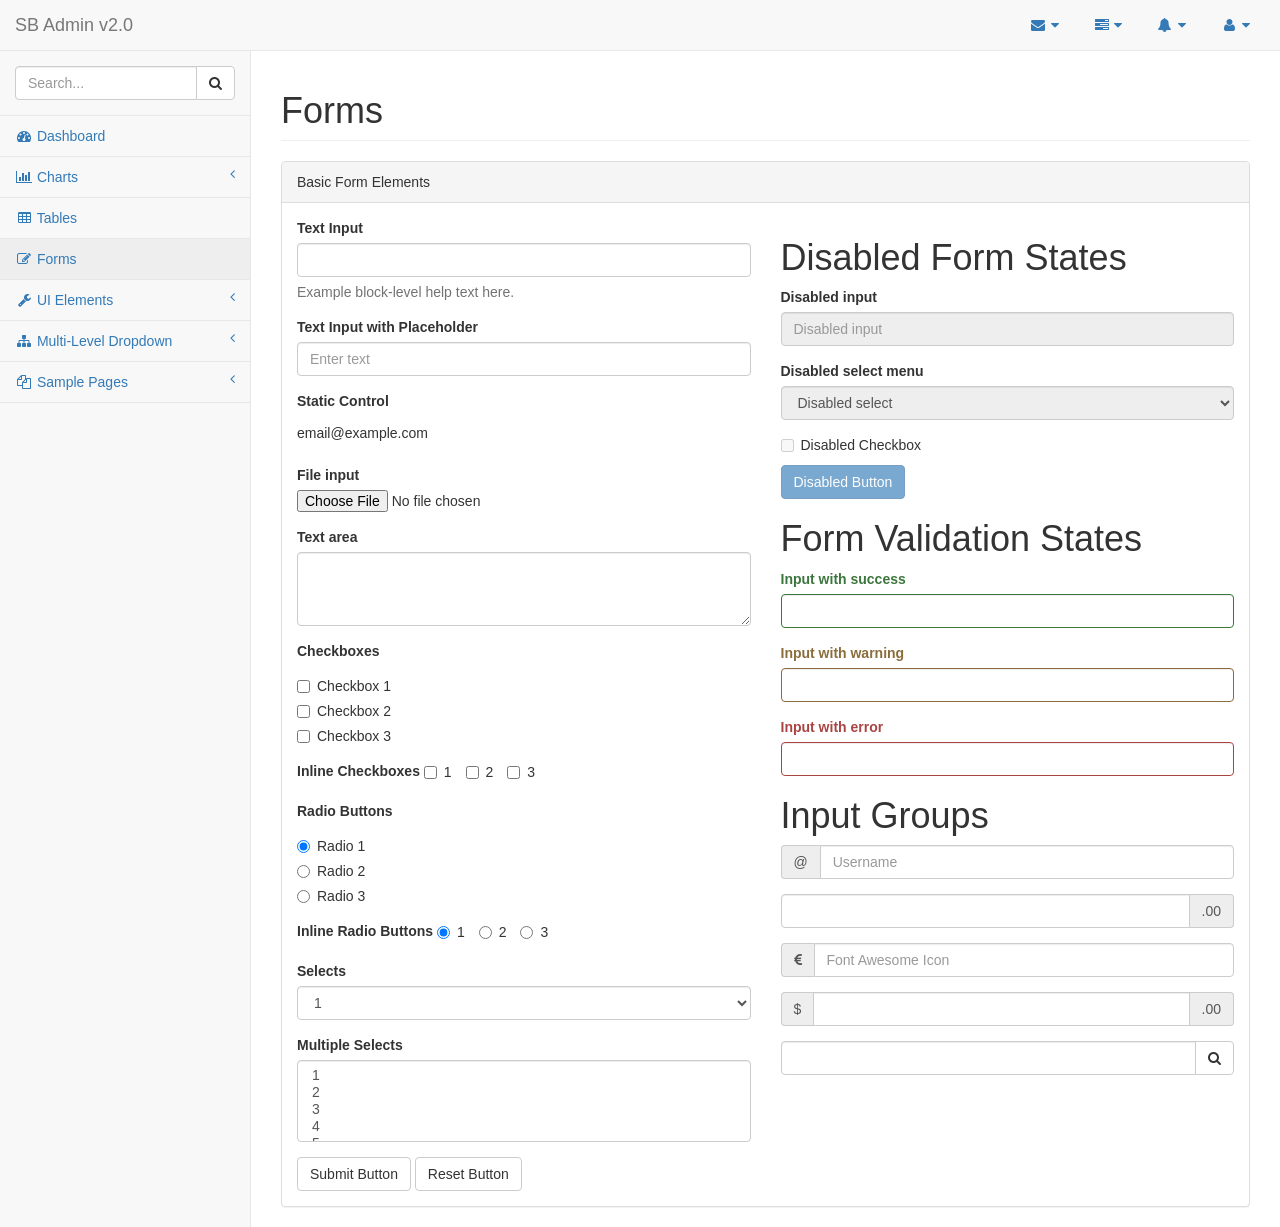
<file: src/admin_layout/pages/forms.html>
<!DOCTYPE html>
<html lang="en">

<head>

    <meta charset="utf-8">
    <meta http-equiv="X-UA-Compatible" content="IE=edge">
    <meta name="viewport" content="width=device-width, initial-scale=1">
    <meta name="description" content="">
    <meta name="author" content="">

    <title>SB Admin 2 - Bootstrap Admin Theme</title>

    <!-- Bootstrap Core CSS -->
    <link href="../vendor/bootstrap/css/bootstrap.min.css" rel="stylesheet">

    <!-- MetisMenu CSS -->
    <link href="../vendor/metisMenu/metisMenu.min.css" rel="stylesheet">

    <!-- Custom CSS -->
    <link href="../dist/css/sb-admin-2.css" rel="stylesheet">

    <!-- Custom Fonts -->
    <link href="../vendor/font-awesome/css/font-awesome.min.css" rel="stylesheet" type="text/css">

    <!-- HTML5 Shim and Respond.js IE8 support of HTML5 elements and media queries -->
    <!-- WARNING: Respond.js doesn't work if you view the page via file:// -->
    <!--[if lt IE 9]>
        <script src="https://oss.maxcdn.com/libs/html5shiv/3.7.0/html5shiv.js"></script>
        <script src="https://oss.maxcdn.com/libs/respond.js/1.4.2/respond.min.js"></script>
    <![endif]-->

</head>

<body>

    <div id="wrapper">

        <!-- Navigation -->
        <nav class="navbar navbar-default navbar-static-top" role="navigation" style="margin-bottom: 0">
            <div class="navbar-header">
                <button type="button" class="navbar-toggle" data-toggle="collapse" data-target=".navbar-collapse">
                    <span class="sr-only">Toggle navigation</span>
                    <span class="icon-bar"></span>
                    <span class="icon-bar"></span>
                    <span class="icon-bar"></span>
                </button>
                <a class="navbar-brand" href="index.html">SB Admin v2.0</a>
            </div>
            <!-- /.navbar-header -->

            <ul class="nav navbar-top-links navbar-right">
                <li class="dropdown">
                    <a class="dropdown-toggle" data-toggle="dropdown" href="#">
                        <i class="fa fa-envelope fa-fw"></i> <i class="fa fa-caret-down"></i>
                    </a>
                    <ul class="dropdown-menu dropdown-messages">
                        <li>
                            <a href="#">
                                <div>
                                    <strong>John Smith</strong>
                                    <span class="pull-right text-muted">
                                        <em>Yesterday</em>
                                    </span>
                                </div>
                                <div>Lorem ipsum dolor sit amet, consectetur adipiscing elit. Pellentesque eleifend...</div>
                            </a>
                        </li>
                        <li class="divider"></li>
                        <li>
                            <a href="#">
                                <div>
                                    <strong>John Smith</strong>
                                    <span class="pull-right text-muted">
                                        <em>Yesterday</em>
                                    </span>
                                </div>
                                <div>Lorem ipsum dolor sit amet, consectetur adipiscing elit. Pellentesque eleifend...</div>
                            </a>
                        </li>
                        <li class="divider"></li>
                        <li>
                            <a href="#">
                                <div>
                                    <strong>John Smith</strong>
                                    <span class="pull-right text-muted">
                                        <em>Yesterday</em>
                                    </span>
                                </div>
                                <div>Lorem ipsum dolor sit amet, consectetur adipiscing elit. Pellentesque eleifend...</div>
                            </a>
                        </li>
                        <li class="divider"></li>
                        <li>
                            <a class="text-center" href="#">
                                <strong>Read All Messages</strong>
                                <i class="fa fa-angle-right"></i>
                            </a>
                        </li>
                    </ul>
                    <!-- /.dropdown-messages -->
                </li>
                <!-- /.dropdown -->
                <li class="dropdown">
                    <a class="dropdown-toggle" data-toggle="dropdown" href="#">
                        <i class="fa fa-tasks fa-fw"></i> <i class="fa fa-caret-down"></i>
                    </a>
                    <ul class="dropdown-menu dropdown-tasks">
                        <li>
                            <a href="#">
                                <div>
                                    <p>
                                        <strong>Task 1</strong>
                                        <span class="pull-right text-muted">40% Complete</span>
                                    </p>
                                    <div class="progress progress-striped active">
                                        <div class="progress-bar progress-bar-success" role="progressbar" aria-valuenow="40" aria-valuemin="0" aria-valuemax="100" style="width: 40%">
                                            <span class="sr-only">40% Complete (success)</span>
                                        </div>
                                    </div>
                                </div>
                            </a>
                        </li>
                        <li class="divider"></li>
                        <li>
                            <a href="#">
                                <div>
                                    <p>
                                        <strong>Task 2</strong>
                                        <span class="pull-right text-muted">20% Complete</span>
                                    </p>
                                    <div class="progress progress-striped active">
                                        <div class="progress-bar progress-bar-info" role="progressbar" aria-valuenow="20" aria-valuemin="0" aria-valuemax="100" style="width: 20%">
                                            <span class="sr-only">20% Complete</span>
                                        </div>
                                    </div>
                                </div>
                            </a>
                        </li>
                        <li class="divider"></li>
                        <li>
                            <a href="#">
                                <div>
                                    <p>
                                        <strong>Task 3</strong>
                                        <span class="pull-right text-muted">60% Complete</span>
                                    </p>
                                    <div class="progress progress-striped active">
                                        <div class="progress-bar progress-bar-warning" role="progressbar" aria-valuenow="60" aria-valuemin="0" aria-valuemax="100" style="width: 60%">
                                            <span class="sr-only">60% Complete (warning)</span>
                                        </div>
                                    </div>
                                </div>
                            </a>
                        </li>
                        <li class="divider"></li>
                        <li>
                            <a href="#">
                                <div>
                                    <p>
                                        <strong>Task 4</strong>
                                        <span class="pull-right text-muted">80% Complete</span>
                                    </p>
                                    <div class="progress progress-striped active">
                                        <div class="progress-bar progress-bar-danger" role="progressbar" aria-valuenow="80" aria-valuemin="0" aria-valuemax="100" style="width: 80%">
                                            <span class="sr-only">80% Complete (danger)</span>
                                        </div>
                                    </div>
                                </div>
                            </a>
                        </li>
                        <li class="divider"></li>
                        <li>
                            <a class="text-center" href="#">
                                <strong>See All Tasks</strong>
                                <i class="fa fa-angle-right"></i>
                            </a>
                        </li>
                    </ul>
                    <!-- /.dropdown-tasks -->
                </li>
                <!-- /.dropdown -->
                <li class="dropdown">
                    <a class="dropdown-toggle" data-toggle="dropdown" href="#">
                        <i class="fa fa-bell fa-fw"></i> <i class="fa fa-caret-down"></i>
                    </a>
                    <ul class="dropdown-menu dropdown-alerts">
                        <li>
                            <a href="#">
                                <div>
                                    <i class="fa fa-comment fa-fw"></i> New Comment
                                    <span class="pull-right text-muted small">4 minutes ago</span>
                                </div>
                            </a>
                        </li>
                        <li class="divider"></li>
                        <li>
                            <a href="#">
                                <div>
                                    <i class="fa fa-twitter fa-fw"></i> 3 New Followers
                                    <span class="pull-right text-muted small">12 minutes ago</span>
                                </div>
                            </a>
                        </li>
                        <li class="divider"></li>
                        <li>
                            <a href="#">
                                <div>
                                    <i class="fa fa-envelope fa-fw"></i> Message Sent
                                    <span class="pull-right text-muted small">4 minutes ago</span>
                                </div>
                            </a>
                        </li>
                        <li class="divider"></li>
                        <li>
                            <a href="#">
                                <div>
                                    <i class="fa fa-tasks fa-fw"></i> New Task
                                    <span class="pull-right text-muted small">4 minutes ago</span>
                                </div>
                            </a>
                        </li>
                        <li class="divider"></li>
                        <li>
                            <a href="#">
                                <div>
                                    <i class="fa fa-upload fa-fw"></i> Server Rebooted
                                    <span class="pull-right text-muted small">4 minutes ago</span>
                                </div>
                            </a>
                        </li>
                        <li class="divider"></li>
                        <li>
                            <a class="text-center" href="#">
                                <strong>See All Alerts</strong>
                                <i class="fa fa-angle-right"></i>
                            </a>
                        </li>
                    </ul>
                    <!-- /.dropdown-alerts -->
                </li>
                <!-- /.dropdown -->
                <li class="dropdown">
                    <a class="dropdown-toggle" data-toggle="dropdown" href="#">
                        <i class="fa fa-user fa-fw"></i> <i class="fa fa-caret-down"></i>
                    </a>
                    <ul class="dropdown-menu dropdown-user">
                        <li><a href="#"><i class="fa fa-user fa-fw"></i> User Profile</a>
                        </li>
                        <li><a href="#"><i class="fa fa-gear fa-fw"></i> Settings</a>
                        </li>
                        <li class="divider"></li>
                        <li><a href="login.html"><i class="fa fa-sign-out fa-fw"></i> Logout</a>
                        </li>
                    </ul>
                    <!-- /.dropdown-user -->
                </li>
                <!-- /.dropdown -->
            </ul>
            <!-- /.navbar-top-links -->

            <div class="navbar-default sidebar" role="navigation">
                <div class="sidebar-nav navbar-collapse">
                    <ul class="nav" id="side-menu">
                        <li class="sidebar-search">
                            <div class="input-group custom-search-form">
                                <input type="text" class="form-control" placeholder="Search...">
                                <span class="input-group-btn">
                                <button class="btn btn-default" type="button">
                                    <i class="fa fa-search"></i>
                                </button>
                            </span>
                            </div>
                            <!-- /input-group -->
                        </li>
                        <li>
                            <a href="index.html"><i class="fa fa-dashboard fa-fw"></i> Dashboard</a>
                        </li>
                        <li>
                            <a href="#"><i class="fa fa-bar-chart-o fa-fw"></i> Charts<span class="fa arrow"></span></a>
                            <ul class="nav nav-second-level">
                                <li>
                                    <a href="flot.html">Flot Charts</a>
                                </li>
                                <li>
                                    <a href="morris.html">Morris.js Charts</a>
                                </li>
                            </ul>
                            <!-- /.nav-second-level -->
                        </li>
                        <li>
                            <a href="tables.html"><i class="fa fa-table fa-fw"></i> Tables</a>
                        </li>
                        <li>
                            <a href="forms.html"><i class="fa fa-edit fa-fw"></i> Forms</a>
                        </li>
                        <li>
                            <a href="#"><i class="fa fa-wrench fa-fw"></i> UI Elements<span class="fa arrow"></span></a>
                            <ul class="nav nav-second-level">
                                <li>
                                    <a href="panels-wells.html">Panels and Wells</a>
                                </li>
                                <li>
                                    <a href="buttons.html">Buttons</a>
                                </li>
                                <li>
                                    <a href="notifications.html">Notifications</a>
                                </li>
                                <li>
                                    <a href="typography.html">Typography</a>
                                </li>
                                <li>
                                    <a href="icons.html"> Icons</a>
                                </li>
                                <li>
                                    <a href="grid.html">Grid</a>
                                </li>
                            </ul>
                            <!-- /.nav-second-level -->
                        </li>
                        <li>
                            <a href="#"><i class="fa fa-sitemap fa-fw"></i> Multi-Level Dropdown<span class="fa arrow"></span></a>
                            <ul class="nav nav-second-level">
                                <li>
                                    <a href="#">Second Level Item</a>
                                </li>
                                <li>
                                    <a href="#">Second Level Item</a>
                                </li>
                                <li>
                                    <a href="#">Third Level <span class="fa arrow"></span></a>
                                    <ul class="nav nav-third-level">
                                        <li>
                                            <a href="#">Third Level Item</a>
                                        </li>
                                        <li>
                                            <a href="#">Third Level Item</a>
                                        </li>
                                        <li>
                                            <a href="#">Third Level Item</a>
                                        </li>
                                        <li>
                                            <a href="#">Third Level Item</a>
                                        </li>
                                    </ul>
                                    <!-- /.nav-third-level -->
                                </li>
                            </ul>
                            <!-- /.nav-second-level -->
                        </li>
                        <li>
                            <a href="#"><i class="fa fa-files-o fa-fw"></i> Sample Pages<span class="fa arrow"></span></a>
                            <ul class="nav nav-second-level">
                                <li>
                                    <a href="blank.html">Blank Page</a>
                                </li>
                                <li>
                                    <a href="login.html">Login Page</a>
                                </li>
                            </ul>
                            <!-- /.nav-second-level -->
                        </li>
                    </ul>
                </div>
                <!-- /.sidebar-collapse -->
            </div>
            <!-- /.navbar-static-side -->
        </nav>

        <div id="page-wrapper">
            <div class="row">
                <div class="col-lg-12">
                    <h1 class="page-header">Forms</h1>
                </div>
                <!-- /.col-lg-12 -->
            </div>
            <!-- /.row -->
            <div class="row">
                <div class="col-lg-12">
                    <div class="panel panel-default">
                        <div class="panel-heading">
                            Basic Form Elements
                        </div>
                        <div class="panel-body">
                            <div class="row">
                                <div class="col-lg-6">
                                    <form role="form">
                                        <div class="form-group">
                                            <label>Text Input</label>
                                            <input class="form-control">
                                            <p class="help-block">Example block-level help text here.</p>
                                        </div>
                                        <div class="form-group">
                                            <label>Text Input with Placeholder</label>
                                            <input class="form-control" placeholder="Enter text">
                                        </div>
                                        <div class="form-group">
                                            <label>Static Control</label>
                                            <p class="form-control-static">email@example.com</p>
                                        </div>
                                        <div class="form-group">
                                            <label>File input</label>
                                            <input type="file">
                                        </div>
                                        <div class="form-group">
                                            <label>Text area</label>
                                            <textarea class="form-control" rows="3"></textarea>
                                        </div>
                                        <div class="form-group">
                                            <label>Checkboxes</label>
                                            <div class="checkbox">
                                                <label>
                                                    <input type="checkbox" value="">Checkbox 1
                                                </label>
                                            </div>
                                            <div class="checkbox">
                                                <label>
                                                    <input type="checkbox" value="">Checkbox 2
                                                </label>
                                            </div>
                                            <div class="checkbox">
                                                <label>
                                                    <input type="checkbox" value="">Checkbox 3
                                                </label>
                                            </div>
                                        </div>
                                        <div class="form-group">
                                            <label>Inline Checkboxes</label>
                                            <label class="checkbox-inline">
                                                <input type="checkbox">1
                                            </label>
                                            <label class="checkbox-inline">
                                                <input type="checkbox">2
                                            </label>
                                            <label class="checkbox-inline">
                                                <input type="checkbox">3
                                            </label>
                                        </div>
                                        <div class="form-group">
                                            <label>Radio Buttons</label>
                                            <div class="radio">
                                                <label>
                                                    <input type="radio" name="optionsRadios" id="optionsRadios1" value="option1" checked>Radio 1
                                                </label>
                                            </div>
                                            <div class="radio">
                                                <label>
                                                    <input type="radio" name="optionsRadios" id="optionsRadios2" value="option2">Radio 2
                                                </label>
                                            </div>
                                            <div class="radio">
                                                <label>
                                                    <input type="radio" name="optionsRadios" id="optionsRadios3" value="option3">Radio 3
                                                </label>
                                            </div>
                                        </div>
                                        <div class="form-group">
                                            <label>Inline Radio Buttons</label>
                                            <label class="radio-inline">
                                                <input type="radio" name="optionsRadiosInline" id="optionsRadiosInline1" value="option1" checked>1
                                            </label>
                                            <label class="radio-inline">
                                                <input type="radio" name="optionsRadiosInline" id="optionsRadiosInline2" value="option2">2
                                            </label>
                                            <label class="radio-inline">
                                                <input type="radio" name="optionsRadiosInline" id="optionsRadiosInline3" value="option3">3
                                            </label>
                                        </div>
                                        <div class="form-group">
                                            <label>Selects</label>
                                            <select class="form-control">
                                                <option>1</option>
                                                <option>2</option>
                                                <option>3</option>
                                                <option>4</option>
                                                <option>5</option>
                                            </select>
                                        </div>
                                        <div class="form-group">
                                            <label>Multiple Selects</label>
                                            <select multiple class="form-control">
                                                <option>1</option>
                                                <option>2</option>
                                                <option>3</option>
                                                <option>4</option>
                                                <option>5</option>
                                            </select>
                                        </div>
                                        <button type="submit" class="btn btn-default">Submit Button</button>
                                        <button type="reset" class="btn btn-default">Reset Button</button>
                                    </form>
                                </div>
                                <!-- /.col-lg-6 (nested) -->
                                <div class="col-lg-6">
                                    <h1>Disabled Form States</h1>
                                    <form role="form">
                                        <fieldset disabled>
                                            <div class="form-group">
                                                <label for="disabledSelect">Disabled input</label>
                                                <input class="form-control" id="disabledInput" type="text" placeholder="Disabled input" disabled>
                                            </div>
                                            <div class="form-group">
                                                <label for="disabledSelect">Disabled select menu</label>
                                                <select id="disabledSelect" class="form-control">
                                                    <option>Disabled select</option>
                                                </select>
                                            </div>
                                            <div class="checkbox">
                                                <label>
                                                    <input type="checkbox">Disabled Checkbox
                                                </label>
                                            </div>
                                            <button type="submit" class="btn btn-primary">Disabled Button</button>
                                        </fieldset>
                                    </form>
                                    <h1>Form Validation States</h1>
                                    <form role="form">
                                        <div class="form-group has-success">
                                            <label class="control-label" for="inputSuccess">Input with success</label>
                                            <input type="text" class="form-control" id="inputSuccess">
                                        </div>
                                        <div class="form-group has-warning">
                                            <label class="control-label" for="inputWarning">Input with warning</label>
                                            <input type="text" class="form-control" id="inputWarning">
                                        </div>
                                        <div class="form-group has-error">
                                            <label class="control-label" for="inputError">Input with error</label>
                                            <input type="text" class="form-control" id="inputError">
                                        </div>
                                    </form>
                                    <h1>Input Groups</h1>
                                    <form role="form">
                                        <div class="form-group input-group">
                                            <span class="input-group-addon">@</span>
                                            <input type="text" class="form-control" placeholder="Username">
                                        </div>
                                        <div class="form-group input-group">
                                            <input type="text" class="form-control">
                                            <span class="input-group-addon">.00</span>
                                        </div>
                                        <div class="form-group input-group">
                                            <span class="input-group-addon"><i class="fa fa-eur"></i>
                                            </span>
                                            <input type="text" class="form-control" placeholder="Font Awesome Icon">
                                        </div>
                                        <div class="form-group input-group">
                                            <span class="input-group-addon">$</span>
                                            <input type="text" class="form-control">
                                            <span class="input-group-addon">.00</span>
                                        </div>
                                        <div class="form-group input-group">
                                            <input type="text" class="form-control">
                                            <span class="input-group-btn">
                                                <button class="btn btn-default" type="button"><i class="fa fa-search"></i>
                                                </button>
                                            </span>
                                        </div>
                                    </form>
                                </div>
                                <!-- /.col-lg-6 (nested) -->
                            </div>
                            <!-- /.row (nested) -->
                        </div>
                        <!-- /.panel-body -->
                    </div>
                    <!-- /.panel -->
                </div>
                <!-- /.col-lg-12 -->
            </div>
            <!-- /.row -->
        </div>
        <!-- /#page-wrapper -->

    </div>
    <!-- /#wrapper -->

    <!-- jQuery -->
    <script src="../vendor/jquery/jquery.min.js"></script>

    <!-- Bootstrap Core JavaScript -->
    <script src="../vendor/bootstrap/js/bootstrap.min.js"></script>

    <!-- Metis Menu Plugin JavaScript -->
    <script src="../vendor/metisMenu/metisMenu.min.js"></script>

    <!-- Custom Theme JavaScript -->
    <script src="../dist/js/sb-admin-2.js"></script>

</body>

</html>
</file>
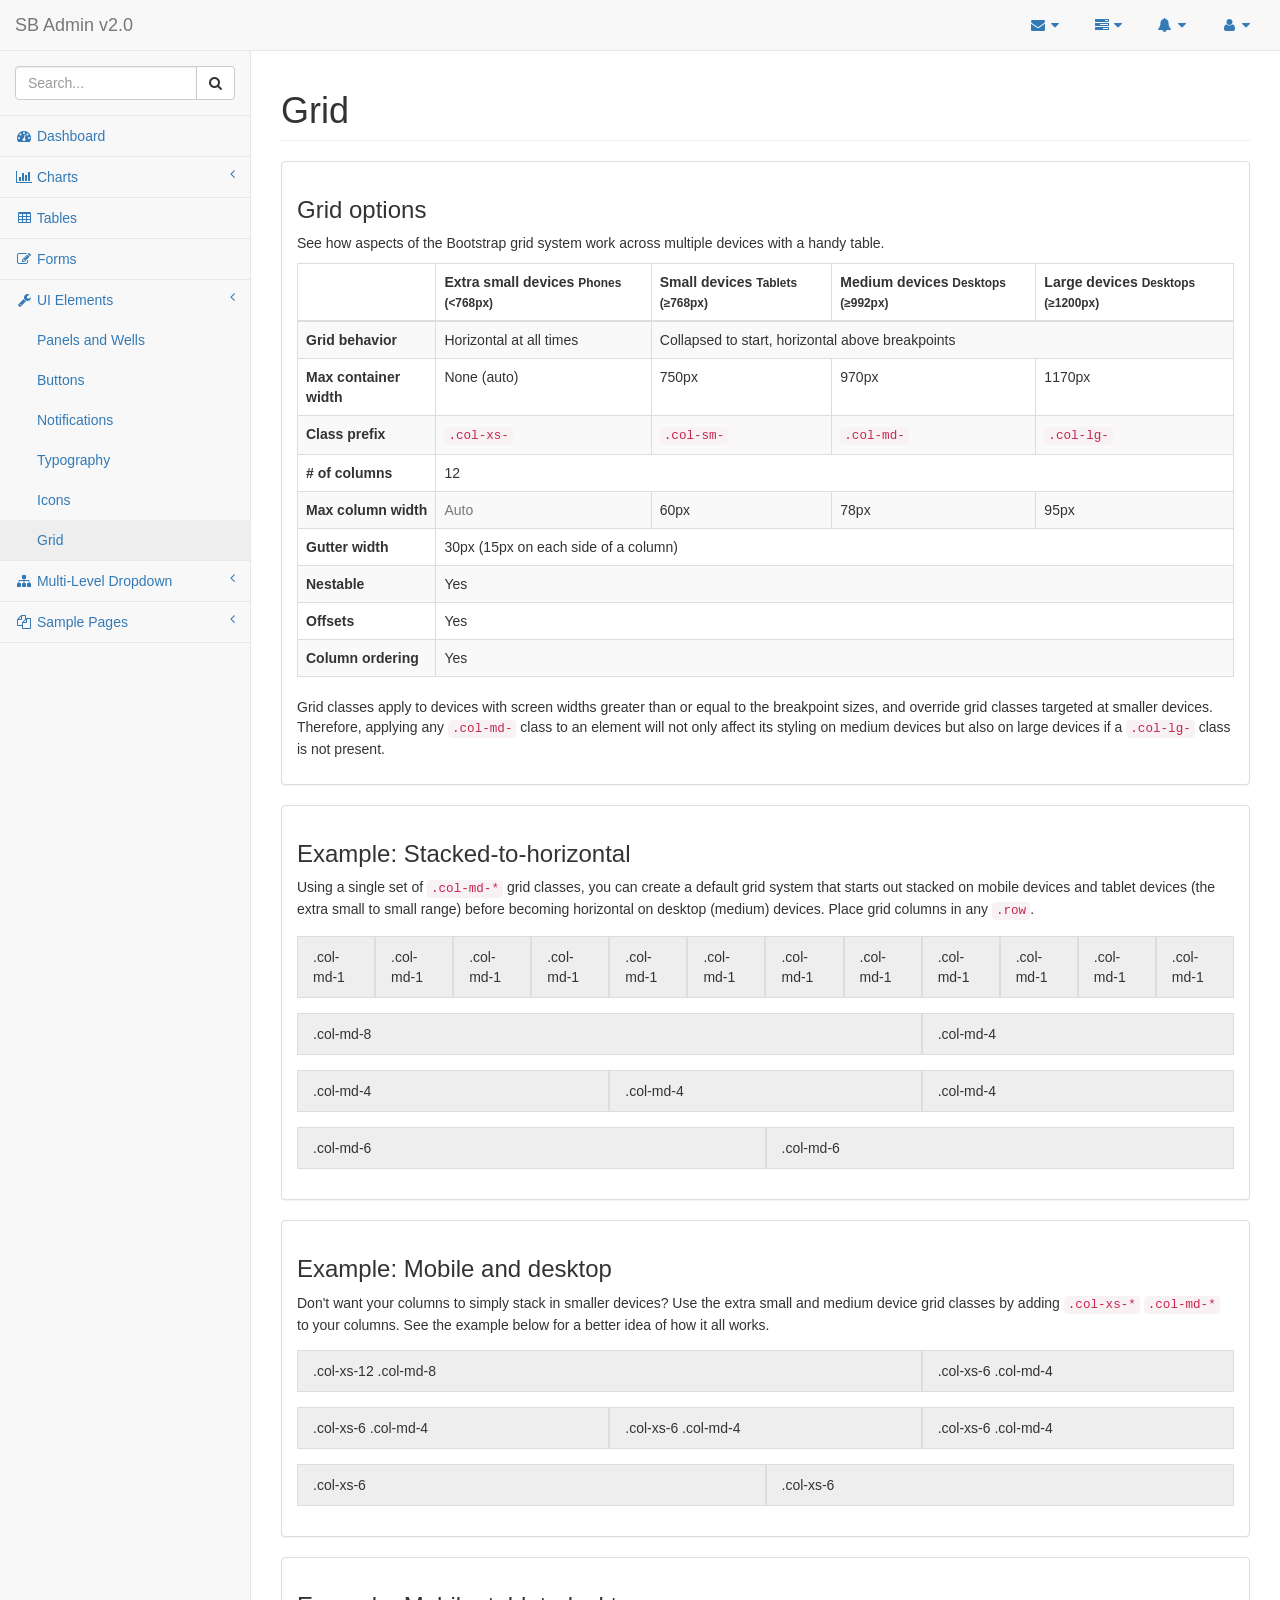
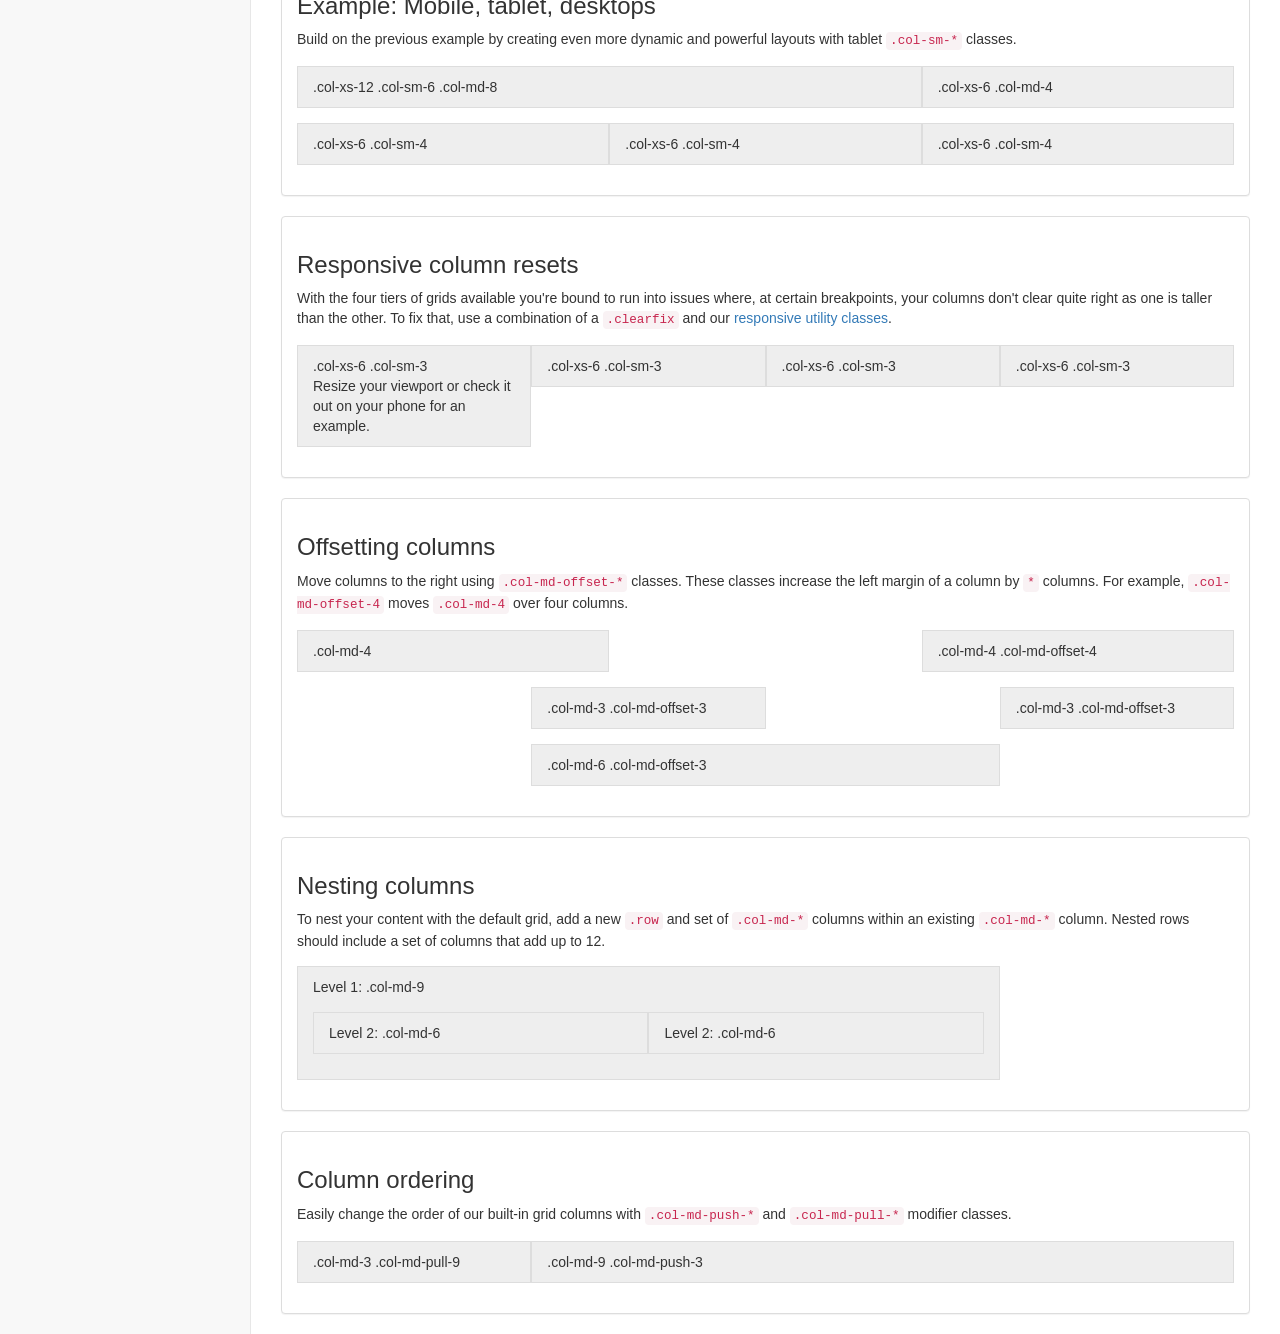
<file: src/admin_layout/pages/grid.html>
<!DOCTYPE html>
<html lang="en">

<head>

    <meta charset="utf-8">
    <meta http-equiv="X-UA-Compatible" content="IE=edge">
    <meta name="viewport" content="width=device-width, initial-scale=1">
    <meta name="description" content="">
    <meta name="author" content="">

    <title>SB Admin 2 - Bootstrap Admin Theme</title>

    <!-- Bootstrap Core CSS -->
    <link href="../vendor/bootstrap/css/bootstrap.min.css" rel="stylesheet">

    <!-- MetisMenu CSS -->
    <link href="../vendor/metisMenu/metisMenu.min.css" rel="stylesheet">

    <!-- Custom CSS -->
    <link href="../dist/css/sb-admin-2.css" rel="stylesheet">

    <!-- Custom Fonts -->
    <link href="../vendor/font-awesome/css/font-awesome.min.css" rel="stylesheet" type="text/css">

    <!-- HTML5 Shim and Respond.js IE8 support of HTML5 elements and media queries -->
    <!-- WARNING: Respond.js doesn't work if you view the page via file:// -->
    <!--[if lt IE 9]>
        <script src="https://oss.maxcdn.com/libs/html5shiv/3.7.0/html5shiv.js"></script>
        <script src="https://oss.maxcdn.com/libs/respond.js/1.4.2/respond.min.js"></script>
    <![endif]-->

</head>

<body>

    <div id="wrapper">

        <!-- Navigation -->
        <nav class="navbar navbar-default navbar-static-top" role="navigation" style="margin-bottom: 0">
            <div class="navbar-header">
                <button type="button" class="navbar-toggle" data-toggle="collapse" data-target=".navbar-collapse">
                    <span class="sr-only">Toggle navigation</span>
                    <span class="icon-bar"></span>
                    <span class="icon-bar"></span>
                    <span class="icon-bar"></span>
                </button>
                <a class="navbar-brand" href="index.html">SB Admin v2.0</a>
            </div>
            <!-- /.navbar-header -->

            <ul class="nav navbar-top-links navbar-right">
                <li class="dropdown">
                    <a class="dropdown-toggle" data-toggle="dropdown" href="#">
                        <i class="fa fa-envelope fa-fw"></i> <i class="fa fa-caret-down"></i>
                    </a>
                    <ul class="dropdown-menu dropdown-messages">
                        <li>
                            <a href="#">
                                <div>
                                    <strong>John Smith</strong>
                                    <span class="pull-right text-muted">
                                        <em>Yesterday</em>
                                    </span>
                                </div>
                                <div>Lorem ipsum dolor sit amet, consectetur adipiscing elit. Pellentesque eleifend...</div>
                            </a>
                        </li>
                        <li class="divider"></li>
                        <li>
                            <a href="#">
                                <div>
                                    <strong>John Smith</strong>
                                    <span class="pull-right text-muted">
                                        <em>Yesterday</em>
                                    </span>
                                </div>
                                <div>Lorem ipsum dolor sit amet, consectetur adipiscing elit. Pellentesque eleifend...</div>
                            </a>
                        </li>
                        <li class="divider"></li>
                        <li>
                            <a href="#">
                                <div>
                                    <strong>John Smith</strong>
                                    <span class="pull-right text-muted">
                                        <em>Yesterday</em>
                                    </span>
                                </div>
                                <div>Lorem ipsum dolor sit amet, consectetur adipiscing elit. Pellentesque eleifend...</div>
                            </a>
                        </li>
                        <li class="divider"></li>
                        <li>
                            <a class="text-center" href="#">
                                <strong>Read All Messages</strong>
                                <i class="fa fa-angle-right"></i>
                            </a>
                        </li>
                    </ul>
                    <!-- /.dropdown-messages -->
                </li>
                <!-- /.dropdown -->
                <li class="dropdown">
                    <a class="dropdown-toggle" data-toggle="dropdown" href="#">
                        <i class="fa fa-tasks fa-fw"></i> <i class="fa fa-caret-down"></i>
                    </a>
                    <ul class="dropdown-menu dropdown-tasks">
                        <li>
                            <a href="#">
                                <div>
                                    <p>
                                        <strong>Task 1</strong>
                                        <span class="pull-right text-muted">40% Complete</span>
                                    </p>
                                    <div class="progress progress-striped active">
                                        <div class="progress-bar progress-bar-success" role="progressbar" aria-valuenow="40" aria-valuemin="0" aria-valuemax="100" style="width: 40%">
                                            <span class="sr-only">40% Complete (success)</span>
                                        </div>
                                    </div>
                                </div>
                            </a>
                        </li>
                        <li class="divider"></li>
                        <li>
                            <a href="#">
                                <div>
                                    <p>
                                        <strong>Task 2</strong>
                                        <span class="pull-right text-muted">20% Complete</span>
                                    </p>
                                    <div class="progress progress-striped active">
                                        <div class="progress-bar progress-bar-info" role="progressbar" aria-valuenow="20" aria-valuemin="0" aria-valuemax="100" style="width: 20%">
                                            <span class="sr-only">20% Complete</span>
                                        </div>
                                    </div>
                                </div>
                            </a>
                        </li>
                        <li class="divider"></li>
                        <li>
                            <a href="#">
                                <div>
                                    <p>
                                        <strong>Task 3</strong>
                                        <span class="pull-right text-muted">60% Complete</span>
                                    </p>
                                    <div class="progress progress-striped active">
                                        <div class="progress-bar progress-bar-warning" role="progressbar" aria-valuenow="60" aria-valuemin="0" aria-valuemax="100" style="width: 60%">
                                            <span class="sr-only">60% Complete (warning)</span>
                                        </div>
                                    </div>
                                </div>
                            </a>
                        </li>
                        <li class="divider"></li>
                        <li>
                            <a href="#">
                                <div>
                                    <p>
                                        <strong>Task 4</strong>
                                        <span class="pull-right text-muted">80% Complete</span>
                                    </p>
                                    <div class="progress progress-striped active">
                                        <div class="progress-bar progress-bar-danger" role="progressbar" aria-valuenow="80" aria-valuemin="0" aria-valuemax="100" style="width: 80%">
                                            <span class="sr-only">80% Complete (danger)</span>
                                        </div>
                                    </div>
                                </div>
                            </a>
                        </li>
                        <li class="divider"></li>
                        <li>
                            <a class="text-center" href="#">
                                <strong>See All Tasks</strong>
                                <i class="fa fa-angle-right"></i>
                            </a>
                        </li>
                    </ul>
                    <!-- /.dropdown-tasks -->
                </li>
                <!-- /.dropdown -->
                <li class="dropdown">
                    <a class="dropdown-toggle" data-toggle="dropdown" href="#">
                        <i class="fa fa-bell fa-fw"></i> <i class="fa fa-caret-down"></i>
                    </a>
                    <ul class="dropdown-menu dropdown-alerts">
                        <li>
                            <a href="#">
                                <div>
                                    <i class="fa fa-comment fa-fw"></i> New Comment
                                    <span class="pull-right text-muted small">4 minutes ago</span>
                                </div>
                            </a>
                        </li>
                        <li class="divider"></li>
                        <li>
                            <a href="#">
                                <div>
                                    <i class="fa fa-twitter fa-fw"></i> 3 New Followers
                                    <span class="pull-right text-muted small">12 minutes ago</span>
                                </div>
                            </a>
                        </li>
                        <li class="divider"></li>
                        <li>
                            <a href="#">
                                <div>
                                    <i class="fa fa-envelope fa-fw"></i> Message Sent
                                    <span class="pull-right text-muted small">4 minutes ago</span>
                                </div>
                            </a>
                        </li>
                        <li class="divider"></li>
                        <li>
                            <a href="#">
                                <div>
                                    <i class="fa fa-tasks fa-fw"></i> New Task
                                    <span class="pull-right text-muted small">4 minutes ago</span>
                                </div>
                            </a>
                        </li>
                        <li class="divider"></li>
                        <li>
                            <a href="#">
                                <div>
                                    <i class="fa fa-upload fa-fw"></i> Server Rebooted
                                    <span class="pull-right text-muted small">4 minutes ago</span>
                                </div>
                            </a>
                        </li>
                        <li class="divider"></li>
                        <li>
                            <a class="text-center" href="#">
                                <strong>See All Alerts</strong>
                                <i class="fa fa-angle-right"></i>
                            </a>
                        </li>
                    </ul>
                    <!-- /.dropdown-alerts -->
                </li>
                <!-- /.dropdown -->
                <li class="dropdown">
                    <a class="dropdown-toggle" data-toggle="dropdown" href="#">
                        <i class="fa fa-user fa-fw"></i> <i class="fa fa-caret-down"></i>
                    </a>
                    <ul class="dropdown-menu dropdown-user">
                        <li><a href="#"><i class="fa fa-user fa-fw"></i> User Profile</a>
                        </li>
                        <li><a href="#"><i class="fa fa-gear fa-fw"></i> Settings</a>
                        </li>
                        <li class="divider"></li>
                        <li><a href="login.html"><i class="fa fa-sign-out fa-fw"></i> Logout</a>
                        </li>
                    </ul>
                    <!-- /.dropdown-user -->
                </li>
                <!-- /.dropdown -->
            </ul>
            <!-- /.navbar-top-links -->

            <div class="navbar-default sidebar" role="navigation">
                <div class="sidebar-nav navbar-collapse">
                    <ul class="nav" id="side-menu">
                        <li class="sidebar-search">
                            <div class="input-group custom-search-form">
                                <input type="text" class="form-control" placeholder="Search...">
                                <span class="input-group-btn">
                                <button class="btn btn-default" type="button">
                                    <i class="fa fa-search"></i>
                                </button>
                            </span>
                            </div>
                            <!-- /input-group -->
                        </li>
                        <li>
                            <a href="index.html"><i class="fa fa-dashboard fa-fw"></i> Dashboard</a>
                        </li>
                        <li>
                            <a href="#"><i class="fa fa-bar-chart-o fa-fw"></i> Charts<span class="fa arrow"></span></a>
                            <ul class="nav nav-second-level">
                                <li>
                                    <a href="flot.html">Flot Charts</a>
                                </li>
                                <li>
                                    <a href="morris.html">Morris.js Charts</a>
                                </li>
                            </ul>
                            <!-- /.nav-second-level -->
                        </li>
                        <li>
                            <a href="tables.html"><i class="fa fa-table fa-fw"></i> Tables</a>
                        </li>
                        <li>
                            <a href="forms.html"><i class="fa fa-edit fa-fw"></i> Forms</a>
                        </li>
                        <li>
                            <a href="#"><i class="fa fa-wrench fa-fw"></i> UI Elements<span class="fa arrow"></span></a>
                            <ul class="nav nav-second-level">
                                <li>
                                    <a href="panels-wells.html">Panels and Wells</a>
                                </li>
                                <li>
                                    <a href="buttons.html">Buttons</a>
                                </li>
                                <li>
                                    <a href="notifications.html">Notifications</a>
                                </li>
                                <li>
                                    <a href="typography.html">Typography</a>
                                </li>
                                <li>
                                    <a href="icons.html"> Icons</a>
                                </li>
                                <li>
                                    <a href="grid.html">Grid</a>
                                </li>
                            </ul>
                            <!-- /.nav-second-level -->
                        </li>
                        <li>
                            <a href="#"><i class="fa fa-sitemap fa-fw"></i> Multi-Level Dropdown<span class="fa arrow"></span></a>
                            <ul class="nav nav-second-level">
                                <li>
                                    <a href="#">Second Level Item</a>
                                </li>
                                <li>
                                    <a href="#">Second Level Item</a>
                                </li>
                                <li>
                                    <a href="#">Third Level <span class="fa arrow"></span></a>
                                    <ul class="nav nav-third-level">
                                        <li>
                                            <a href="#">Third Level Item</a>
                                        </li>
                                        <li>
                                            <a href="#">Third Level Item</a>
                                        </li>
                                        <li>
                                            <a href="#">Third Level Item</a>
                                        </li>
                                        <li>
                                            <a href="#">Third Level Item</a>
                                        </li>
                                    </ul>
                                    <!-- /.nav-third-level -->
                                </li>
                            </ul>
                            <!-- /.nav-second-level -->
                        </li>
                        <li>
                            <a href="#"><i class="fa fa-files-o fa-fw"></i> Sample Pages<span class="fa arrow"></span></a>
                            <ul class="nav nav-second-level">
                                <li>
                                    <a href="blank.html">Blank Page</a>
                                </li>
                                <li>
                                    <a href="login.html">Login Page</a>
                                </li>
                            </ul>
                            <!-- /.nav-second-level -->
                        </li>
                    </ul>
                </div>
                <!-- /.sidebar-collapse -->
            </div>
            <!-- /.navbar-static-side -->
        </nav>

        <div id="page-wrapper">
            <div class="row">
                <div class="col-lg-12">
                    <h1 class="page-header">Grid</h1>
                </div>
                <!-- /.col-lg-12 -->
            </div>
            <!-- /.row -->
            <div class="row">
                <div class="col-lg-12">
                    <div class="panel panel-default">
                        <div class="panel-body">
                            <h3>Grid options</h3>
                            <p>See how aspects of the Bootstrap grid system work across multiple devices with a handy table.</p>
                            <div class="table-responsive">
                                <table class="table table-bordered table-striped">
                                    <thead>
                                        <tr>
                                            <th></th>
                                            <th>
                                                Extra small devices
                                                <small>Phones (&lt;768px)</small>
                                            </th>
                                            <th>
                                                Small devices
                                                <small>Tablets (&ge;768px)</small>
                                            </th>
                                            <th>
                                                Medium devices
                                                <small>Desktops (&ge;992px)</small>
                                            </th>
                                            <th>
                                                Large devices
                                                <small>Desktops (&ge;1200px)</small>
                                            </th>
                                        </tr>
                                    </thead>
                                    <tbody>
                                        <tr>
                                            <th>Grid behavior</th>
                                            <td>Horizontal at all times</td>
                                            <td colspan="3">Collapsed to start, horizontal above breakpoints</td>
                                        </tr>
                                        <tr>
                                            <th>Max container width</th>
                                            <td>None (auto)</td>
                                            <td>750px</td>
                                            <td>970px</td>
                                            <td>1170px</td>
                                        </tr>
                                        <tr>
                                            <th>Class prefix</th>
                                            <td>
                                                <code>.col-xs-</code>
                                            </td>
                                            <td>
                                                <code>.col-sm-</code>
                                            </td>
                                            <td>
                                                <code>.col-md-</code>
                                            </td>
                                            <td>
                                                <code>.col-lg-</code>
                                            </td>
                                        </tr>
                                        <tr>
                                            <th># of columns</th>
                                            <td colspan="4">12</td>
                                        </tr>
                                        <tr>
                                            <th>Max column width</th>
                                            <td class="text-muted">Auto</td>
                                            <td>60px</td>
                                            <td>78px</td>
                                            <td>95px</td>
                                        </tr>
                                        <tr>
                                            <th>Gutter width</th>
                                            <td colspan="4">30px (15px on each side of a column)</td>
                                        </tr>
                                        <tr>
                                            <th>Nestable</th>
                                            <td colspan="4">Yes</td>
                                        </tr>
                                        <tr>
                                            <th>Offsets</th>
                                            <td colspan="4">Yes</td>
                                        </tr>
                                        <tr>
                                            <th>Column ordering</th>
                                            <td colspan="4">Yes</td>
                                        </tr>
                                    </tbody>
                                </table>
                            </div>
                            <p>Grid classes apply to devices with screen widths greater than or equal to the breakpoint sizes, and override grid classes targeted at smaller devices. Therefore, applying any
                                <code>.col-md-</code> class to an element will not only affect its styling on medium devices but also on large devices if a
                                <code>.col-lg-</code> class is not present.</p>
                        </div>
                    </div>
                </div>
                <!-- /.col-lg-12 -->
            </div>
            <!-- /.row -->

            <div class="row">
                <div class="col-lg-12">
                    <div class="panel panel-default">
                        <div class="panel-body">
                            <h3>Example: Stacked-to-horizontal</h3>
                            <p>Using a single set of
                                <code>.col-md-*</code> grid classes, you can create a default grid system that starts out stacked on mobile devices and tablet devices (the extra small to small range) before becoming horizontal on desktop (medium) devices. Place grid columns in any
                                <code>.row</code>.</p>
                            <div class="row show-grid">
                                <div class="col-md-1">.col-md-1</div>
                                <div class="col-md-1">.col-md-1</div>
                                <div class="col-md-1">.col-md-1</div>
                                <div class="col-md-1">.col-md-1</div>
                                <div class="col-md-1">.col-md-1</div>
                                <div class="col-md-1">.col-md-1</div>
                                <div class="col-md-1">.col-md-1</div>
                                <div class="col-md-1">.col-md-1</div>
                                <div class="col-md-1">.col-md-1</div>
                                <div class="col-md-1">.col-md-1</div>
                                <div class="col-md-1">.col-md-1</div>
                                <div class="col-md-1">.col-md-1</div>
                            </div>
                            <div class="row show-grid">
                                <div class="col-md-8">.col-md-8</div>
                                <div class="col-md-4">.col-md-4</div>
                            </div>
                            <div class="row show-grid">
                                <div class="col-md-4">.col-md-4</div>
                                <div class="col-md-4">.col-md-4</div>
                                <div class="col-md-4">.col-md-4</div>
                            </div>
                            <div class="row show-grid">
                                <div class="col-md-6">.col-md-6</div>
                                <div class="col-md-6">.col-md-6</div>
                            </div>
                        </div>
                    </div>
                </div>
                <!-- /.col-lg-12 -->
            </div>
            <!-- /.row -->

            <div class="row">
                <div class="col-lg-12">
                    <div class="panel panel-default">
                        <div class="panel-body">
                            <h3>Example: Mobile and desktop</h3>
                            <p>Don't want your columns to simply stack in smaller devices? Use the extra small and medium device grid classes by adding
                                <code>.col-xs-*</code>
                                <code>.col-md-*</code> to your columns. See the example below for a better idea of how it all works.</p>
                            <div class="row show-grid">
                                <div class="col-xs-12 col-md-8">.col-xs-12 .col-md-8</div>
                                <div class="col-xs-6 col-md-4">.col-xs-6 .col-md-4</div>
                            </div>
                            <div class="row show-grid">
                                <div class="col-xs-6 col-md-4">.col-xs-6 .col-md-4</div>
                                <div class="col-xs-6 col-md-4">.col-xs-6 .col-md-4</div>
                                <div class="col-xs-6 col-md-4">.col-xs-6 .col-md-4</div>
                            </div>
                            <div class="row show-grid">
                                <div class="col-xs-6">.col-xs-6</div>
                                <div class="col-xs-6">.col-xs-6</div>
                            </div>
                        </div>
                    </div>
                </div>
                <!-- /.col-lg-12 -->
            </div>
            <!-- /.row -->

            <div class="row">
                <div class="col-lg-12">
                    <div class="panel panel-default">
                        <div class="panel-body">
                            <h3>Example: Mobile, tablet, desktops</h3>
                            <p>Build on the previous example by creating even more dynamic and powerful layouts with tablet
                                <code>.col-sm-*</code> classes.</p>
                            <div class="row show-grid">
                                <div class="col-xs-12 col-sm-6 col-md-8">.col-xs-12 .col-sm-6 .col-md-8</div>
                                <div class="col-xs-6 col-md-4">.col-xs-6 .col-md-4</div>
                            </div>
                            <div class="row show-grid">
                                <div class="col-xs-6 col-sm-4">.col-xs-6 .col-sm-4</div>
                                <div class="col-xs-6 col-sm-4">.col-xs-6 .col-sm-4</div>
                                <!-- Optional: clear the XS cols if their content doesn't match in height -->
                                <div class="clearfix visible-xs"></div>
                                <div class="col-xs-6 col-sm-4">.col-xs-6 .col-sm-4</div>
                            </div>
                        </div>
                    </div>
                </div>
                <!-- /.col-lg-12 -->
            </div>
            <!-- /.row -->

            <div class="row">
                <div class="col-lg-12">
                    <div class="panel panel-default">
                        <div class="panel-body">
                            <h3 id="grid-responsive-resets">Responsive column resets</h3>
                            <p>With the four tiers of grids available you're bound to run into issues where, at certain breakpoints, your columns don't clear quite right as one is taller than the other. To fix that, use a combination of a
                                <code>.clearfix</code> and our <a href="#responsive-utilities">responsive utility classes</a>.</p>
                            <div class="row show-grid">
                                <div class="col-xs-6 col-sm-3">
                                    .col-xs-6 .col-sm-3
                                    <br>Resize your viewport or check it out on your phone for an example.
                                </div>
                                <div class="col-xs-6 col-sm-3">.col-xs-6 .col-sm-3</div>

                                <!-- Add the extra clearfix for only the required viewport -->
                                <div class="clearfix visible-xs"></div>

                                <div class="col-xs-6 col-sm-3">.col-xs-6 .col-sm-3</div>
                                <div class="col-xs-6 col-sm-3">.col-xs-6 .col-sm-3</div>
                            </div>
                        </div>
                    </div>
                </div>
                <!-- /.col-lg-12 -->
            </div>
            <!-- /.row -->

            <div class="row">
                <div class="col-lg-12">
                    <div class="panel panel-default">
                        <div class="panel-body">
                            <h3 id="grid-offsetting">Offsetting columns</h3>
                            <p>Move columns to the right using
                                <code>.col-md-offset-*</code> classes. These classes increase the left margin of a column by
                                <code>*</code> columns. For example,
                                <code>.col-md-offset-4</code> moves
                                <code>.col-md-4</code> over four columns.</p>
                            <div class="row show-grid">
                                <div class="col-md-4">.col-md-4</div>
                                <div class="col-md-4 col-md-offset-4">.col-md-4 .col-md-offset-4</div>
                            </div>
                            <div class="row show-grid">
                                <div class="col-md-3 col-md-offset-3">.col-md-3 .col-md-offset-3</div>
                                <div class="col-md-3 col-md-offset-3">.col-md-3 .col-md-offset-3</div>
                            </div>
                            <div class="row show-grid">
                                <div class="col-md-6 col-md-offset-3">.col-md-6 .col-md-offset-3</div>
                            </div>
                        </div>
                    </div>
                </div>
                <!-- /.col-lg-12 -->
            </div>
            <!-- /.row -->

            <div class="row">
                <div class="col-lg-12">
                    <div class="panel panel-default">
                        <div class="panel-body">
                            <h3 id="grid-nesting">Nesting columns</h3>
                            <p>To nest your content with the default grid, add a new
                                <code>.row</code> and set of
                                <code>.col-md-*</code> columns within an existing
                                <code>.col-md-*</code> column. Nested rows should include a set of columns that add up to 12.</p>
                            <div class="row show-grid">
                                <div class="col-md-9">
                                    Level 1: .col-md-9
                                    <div class="row show-grid">
                                        <div class="col-md-6">
                                            Level 2: .col-md-6
                                        </div>
                                        <div class="col-md-6">
                                            Level 2: .col-md-6
                                        </div>
                                    </div>
                                </div>
                            </div>
                        </div>
                    </div>
                </div>
                <!-- /.col-lg-12 -->
            </div>
            <!-- /.row -->

            <div class="row">
                <div class="col-lg-12">
                    <div class="panel panel-default">
                        <div class="panel-body">
                            <h3 id="grid-column-ordering">Column ordering</h3>
                            <p>Easily change the order of our built-in grid columns with
                                <code>.col-md-push-*</code> and
                                <code>.col-md-pull-*</code> modifier classes.</p>
                            <div class="row show-grid">
                                <div class="col-md-9 col-md-push-3">.col-md-9 .col-md-push-3</div>
                                <div class="col-md-3 col-md-pull-9">.col-md-3 .col-md-pull-9</div>
                            </div>
                        </div>
                    </div>
                </div>
                <!-- /.col-lg-12 -->
            </div>
            <!-- /.row -->

        </div>
        <!-- /#page-wrapper -->

    </div>
    <!-- /#wrapper -->

    <!-- jQuery -->
    <script src="../vendor/jquery/jquery.min.js"></script>

    <!-- Bootstrap Core JavaScript -->
    <script src="../vendor/bootstrap/js/bootstrap.min.js"></script>

    <!-- Metis Menu Plugin JavaScript -->
    <script src="../vendor/metisMenu/metisMenu.min.js"></script>

    <!-- Custom Theme JavaScript -->
    <script src="../dist/js/sb-admin-2.js"></script>

</body>

</html>
</file>
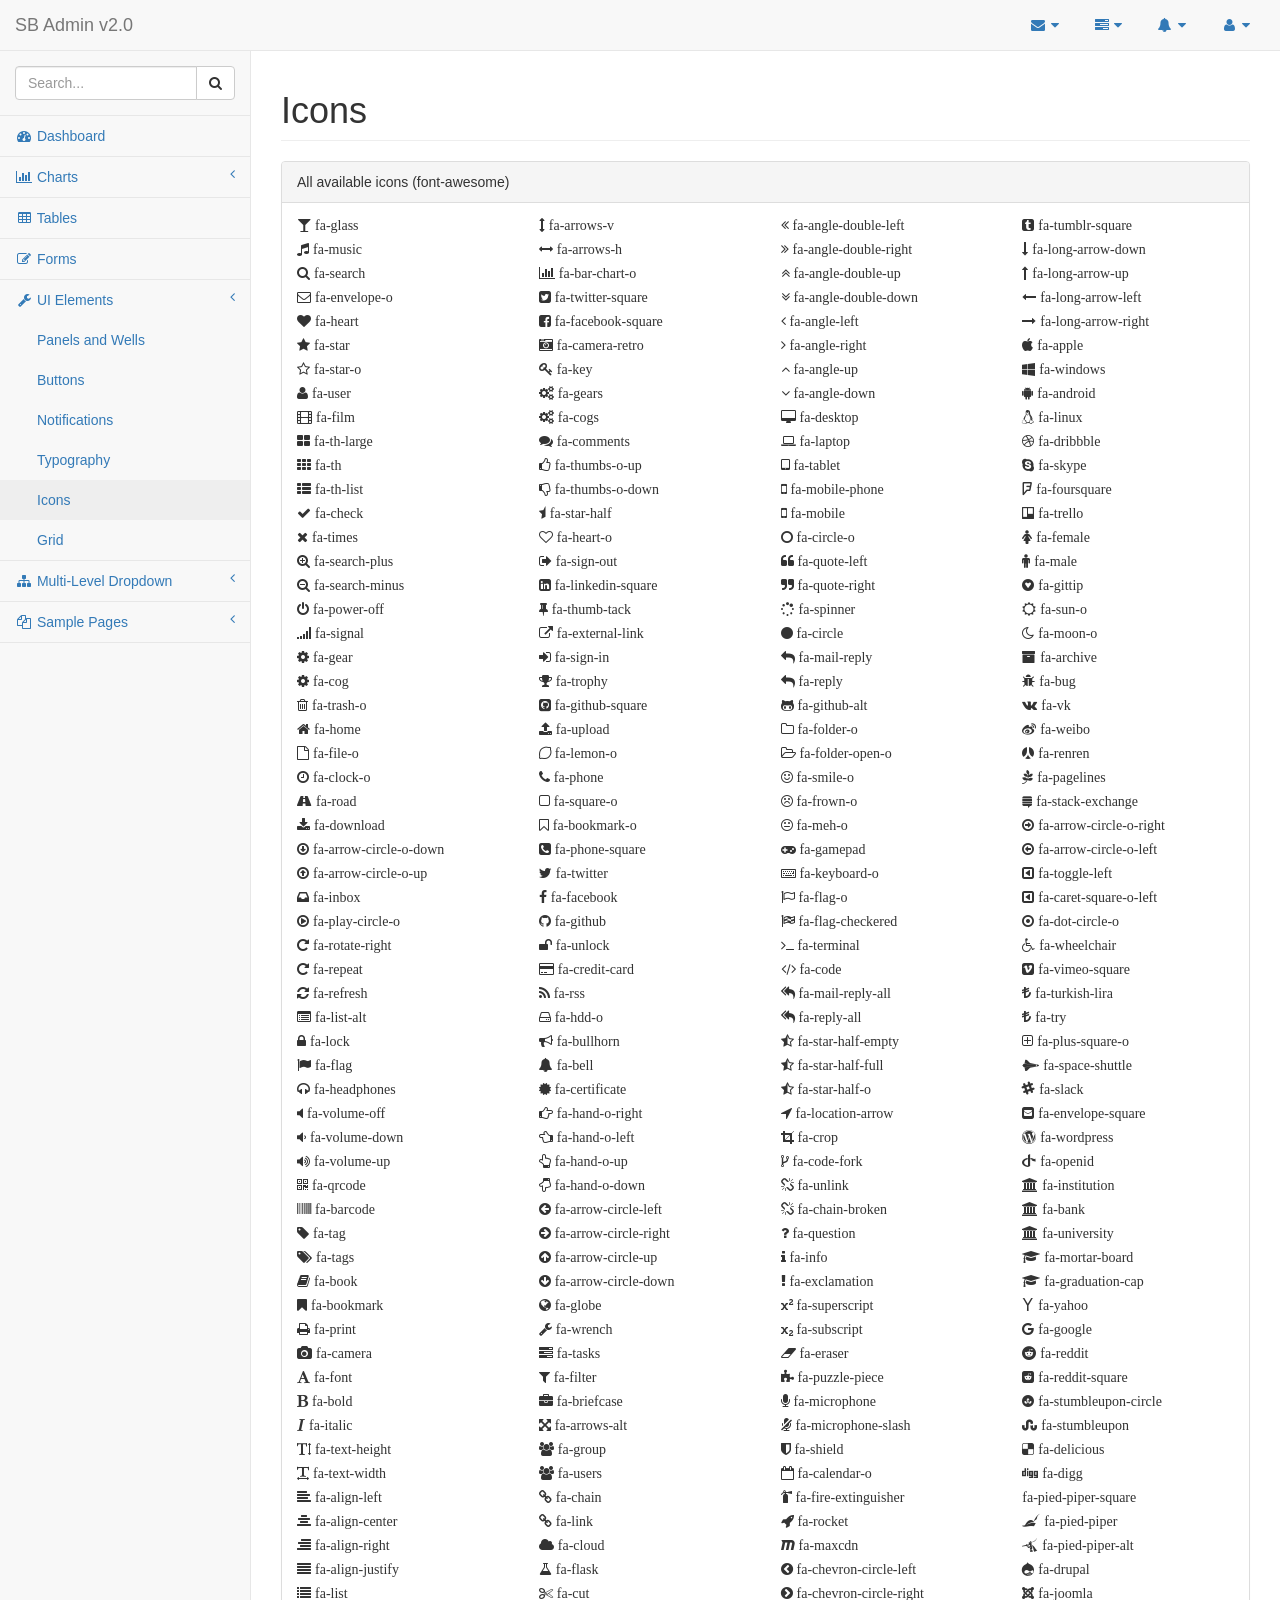
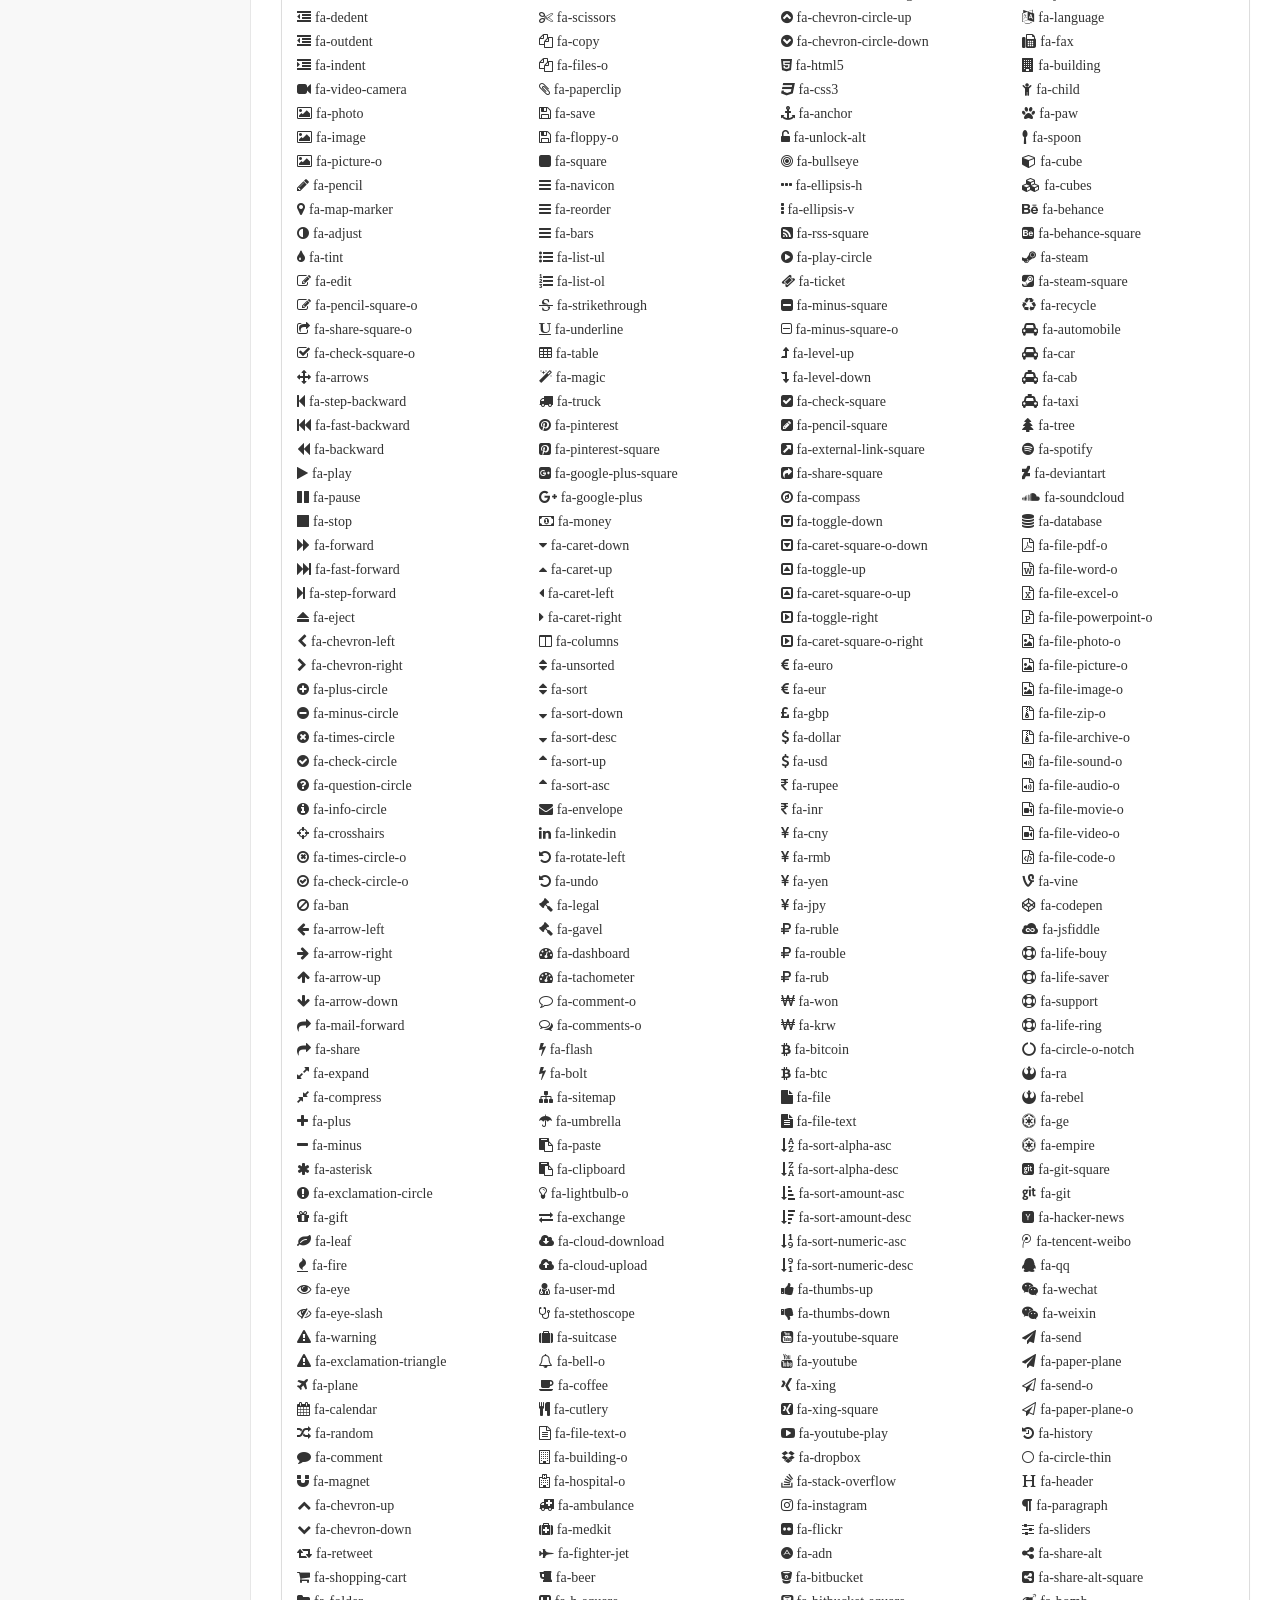
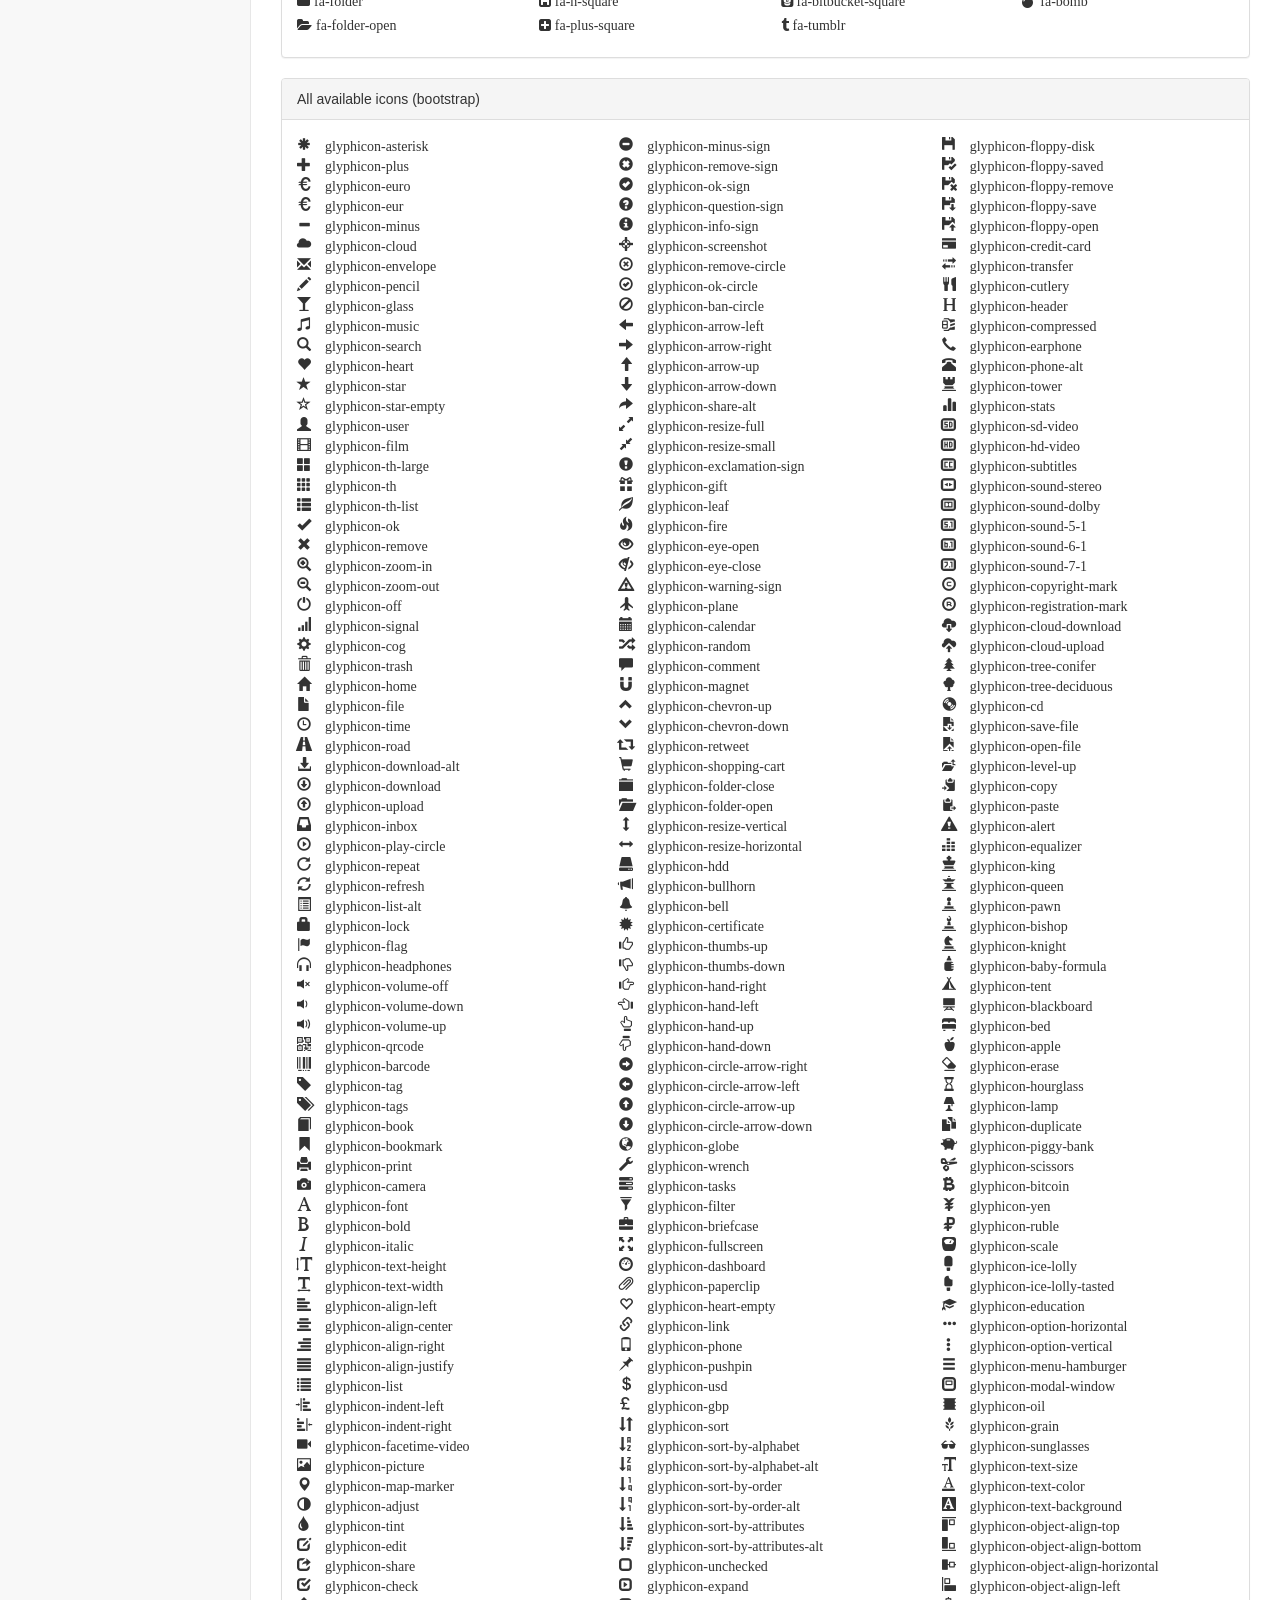
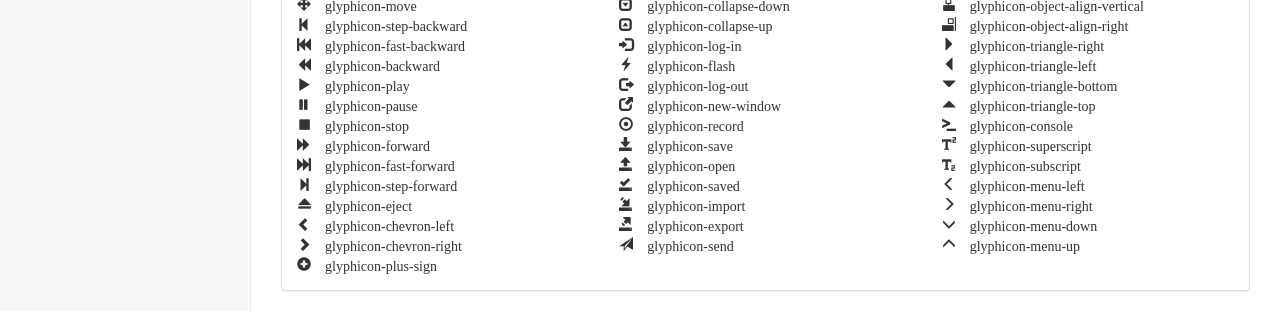
<file: src/admin_layout/pages/icons.html>
<!DOCTYPE html>
<html lang="en">

<head>

    <meta charset="utf-8">
    <meta http-equiv="X-UA-Compatible" content="IE=edge">
    <meta name="viewport" content="width=device-width, initial-scale=1">
    <meta name="description" content="">
    <meta name="author" content="">

    <title>SB Admin 2 - Bootstrap Admin Theme</title>

    <!-- Bootstrap Core CSS -->
    <link href="../vendor/bootstrap/css/bootstrap.min.css" rel="stylesheet">

    <!-- MetisMenu CSS -->
    <link href="../vendor/metisMenu/metisMenu.min.css" rel="stylesheet">

    <!-- Custom CSS -->
    <link href="../dist/css/sb-admin-2.css" rel="stylesheet">

    <!-- Custom Fonts -->
    <link href="../vendor/font-awesome/css/font-awesome.min.css" rel="stylesheet" type="text/css">

    <!-- HTML5 Shim and Respond.js IE8 support of HTML5 elements and media queries -->
    <!-- WARNING: Respond.js doesn't work if you view the page via file:// -->
    <!--[if lt IE 9]>
        <script src="https://oss.maxcdn.com/libs/html5shiv/3.7.0/html5shiv.js"></script>
        <script src="https://oss.maxcdn.com/libs/respond.js/1.4.2/respond.min.js"></script>
    <![endif]-->

</head>

<body>

    <div id="wrapper">

        <!-- Navigation -->
        <nav class="navbar navbar-default navbar-static-top" role="navigation" style="margin-bottom: 0">
            <div class="navbar-header">
                <button type="button" class="navbar-toggle" data-toggle="collapse" data-target=".navbar-collapse">
                    <span class="sr-only">Toggle navigation</span>
                    <span class="icon-bar"></span>
                    <span class="icon-bar"></span>
                    <span class="icon-bar"></span>
                </button>
                <a class="navbar-brand" href="index.html">SB Admin v2.0</a>
            </div>
            <!-- /.navbar-header -->

            <ul class="nav navbar-top-links navbar-right">
                <li class="dropdown">
                    <a class="dropdown-toggle" data-toggle="dropdown" href="#">
                        <i class="fa fa-envelope fa-fw"></i> <i class="fa fa-caret-down"></i>
                    </a>
                    <ul class="dropdown-menu dropdown-messages">
                        <li>
                            <a href="#">
                                <div>
                                    <strong>John Smith</strong>
                                    <span class="pull-right text-muted">
                                            <em>Yesterday</em>
                                        </span>
                                </div>
                                <div>Lorem ipsum dolor sit amet, consectetur adipiscing elit. Pellentesque eleifend...</div>
                            </a>
                        </li>
                        <li class="divider"></li>
                        <li>
                            <a href="#">
                                <div>
                                    <strong>John Smith</strong>
                                    <span class="pull-right text-muted">
                                            <em>Yesterday</em>
                                        </span>
                                </div>
                                <div>Lorem ipsum dolor sit amet, consectetur adipiscing elit. Pellentesque eleifend...</div>
                            </a>
                        </li>
                        <li class="divider"></li>
                        <li>
                            <a href="#">
                                <div>
                                    <strong>John Smith</strong>
                                    <span class="pull-right text-muted">
                                            <em>Yesterday</em>
                                        </span>
                                </div>
                                <div>Lorem ipsum dolor sit amet, consectetur adipiscing elit. Pellentesque eleifend...</div>
                            </a>
                        </li>
                        <li class="divider"></li>
                        <li>
                            <a class="text-center" href="#">
                                <strong>Read All Messages</strong>
                                <i class="fa fa-angle-right"></i>
                            </a>
                        </li>
                    </ul>
                    <!-- /.dropdown-messages -->
                </li>
                <!-- /.dropdown -->
                <li class="dropdown">
                    <a class="dropdown-toggle" data-toggle="dropdown" href="#">
                        <i class="fa fa-tasks fa-fw"></i> <i class="fa fa-caret-down"></i>
                    </a>
                    <ul class="dropdown-menu dropdown-tasks">
                        <li>
                            <a href="#">
                                <div>
                                    <p>
                                        <strong>Task 1</strong>
                                        <span class="pull-right text-muted">40% Complete</span>
                                    </p>
                                    <div class="progress progress-striped active">
                                        <div class="progress-bar progress-bar-success" role="progressbar" aria-valuenow="40" aria-valuemin="0" aria-valuemax="100" style="width: 40%">
                                            <span class="sr-only">40% Complete (success)</span>
                                        </div>
                                    </div>
                                </div>
                            </a>
                        </li>
                        <li class="divider"></li>
                        <li>
                            <a href="#">
                                <div>
                                    <p>
                                        <strong>Task 2</strong>
                                        <span class="pull-right text-muted">20% Complete</span>
                                    </p>
                                    <div class="progress progress-striped active">
                                        <div class="progress-bar progress-bar-info" role="progressbar" aria-valuenow="20" aria-valuemin="0" aria-valuemax="100" style="width: 20%">
                                            <span class="sr-only">20% Complete</span>
                                        </div>
                                    </div>
                                </div>
                            </a>
                        </li>
                        <li class="divider"></li>
                        <li>
                            <a href="#">
                                <div>
                                    <p>
                                        <strong>Task 3</strong>
                                        <span class="pull-right text-muted">60% Complete</span>
                                    </p>
                                    <div class="progress progress-striped active">
                                        <div class="progress-bar progress-bar-warning" role="progressbar" aria-valuenow="60" aria-valuemin="0" aria-valuemax="100" style="width: 60%">
                                            <span class="sr-only">60% Complete (warning)</span>
                                        </div>
                                    </div>
                                </div>
                            </a>
                        </li>
                        <li class="divider"></li>
                        <li>
                            <a href="#">
                                <div>
                                    <p>
                                        <strong>Task 4</strong>
                                        <span class="pull-right text-muted">80% Complete</span>
                                    </p>
                                    <div class="progress progress-striped active">
                                        <div class="progress-bar progress-bar-danger" role="progressbar" aria-valuenow="80" aria-valuemin="0" aria-valuemax="100" style="width: 80%">
                                            <span class="sr-only">80% Complete (danger)</span>
                                        </div>
                                    </div>
                                </div>
                            </a>
                        </li>
                        <li class="divider"></li>
                        <li>
                            <a class="text-center" href="#">
                                <strong>See All Tasks</strong>
                                <i class="fa fa-angle-right"></i>
                            </a>
                        </li>
                    </ul>
                    <!-- /.dropdown-tasks -->
                </li>
                <!-- /.dropdown -->
                <li class="dropdown">
                    <a class="dropdown-toggle" data-toggle="dropdown" href="#">
                        <i class="fa fa-bell fa-fw"></i> <i class="fa fa-caret-down"></i>
                    </a>
                    <ul class="dropdown-menu dropdown-alerts">
                        <li>
                            <a href="#">
                                <div>
                                    <i class="fa fa-comment fa-fw"></i> New Comment
                                    <span class="pull-right text-muted small">4 minutes ago</span>
                                </div>
                            </a>
                        </li>
                        <li class="divider"></li>
                        <li>
                            <a href="#">
                                <div>
                                    <i class="fa fa-twitter fa-fw"></i> 3 New Followers
                                    <span class="pull-right text-muted small">12 minutes ago</span>
                                </div>
                            </a>
                        </li>
                        <li class="divider"></li>
                        <li>
                            <a href="#">
                                <div>
                                    <i class="fa fa-envelope fa-fw"></i> Message Sent
                                    <span class="pull-right text-muted small">4 minutes ago</span>
                                </div>
                            </a>
                        </li>
                        <li class="divider"></li>
                        <li>
                            <a href="#">
                                <div>
                                    <i class="fa fa-tasks fa-fw"></i> New Task
                                    <span class="pull-right text-muted small">4 minutes ago</span>
                                </div>
                            </a>
                        </li>
                        <li class="divider"></li>
                        <li>
                            <a href="#">
                                <div>
                                    <i class="fa fa-upload fa-fw"></i> Server Rebooted
                                    <span class="pull-right text-muted small">4 minutes ago</span>
                                </div>
                            </a>
                        </li>
                        <li class="divider"></li>
                        <li>
                            <a class="text-center" href="#">
                                <strong>See All Alerts</strong>
                                <i class="fa fa-angle-right"></i>
                            </a>
                        </li>
                    </ul>
                    <!-- /.dropdown-alerts -->
                </li>
                <!-- /.dropdown -->
                <li class="dropdown">
                    <a class="dropdown-toggle" data-toggle="dropdown" href="#">
                        <i class="fa fa-user fa-fw"></i> <i class="fa fa-caret-down"></i>
                    </a>
                    <ul class="dropdown-menu dropdown-user">
                        <li><a href="#"><i class="fa fa-user fa-fw"></i> User Profile</a>
                        </li>
                        <li><a href="#"><i class="fa fa-gear fa-fw"></i> Settings</a>
                        </li>
                        <li class="divider"></li>
                        <li><a href="login.html"><i class="fa fa-sign-out fa-fw"></i> Logout</a>
                        </li>
                    </ul>
                    <!-- /.dropdown-user -->
                </li>
                <!-- /.dropdown -->
            </ul>
            <!-- /.navbar-top-links -->

            <div class="navbar-default sidebar" role="navigation">
                <div class="sidebar-nav navbar-collapse">
                    <ul class="nav" id="side-menu">
                        <li class="sidebar-search">
                            <div class="input-group custom-search-form">
                                <input type="text" class="form-control" placeholder="Search...">
                                <span class="input-group-btn">
                                    <button class="btn btn-default" type="button">
                                        <i class="fa fa-search"></i>
                                    </button>
                                </span>
                            </div>
                            <!-- /input-group -->
                        </li>
                        <li>
                            <a href="index.html"><i class="fa fa-dashboard fa-fw"></i> Dashboard</a>
                        </li>
                        <li>
                            <a href="#"><i class="fa fa-bar-chart-o fa-fw"></i> Charts<span class="fa arrow"></span></a>
                            <ul class="nav nav-second-level">
                                <li>
                                    <a href="flot.html">Flot Charts</a>
                                </li>
                                <li>
                                    <a href="morris.html">Morris.js Charts</a>
                                </li>
                            </ul>
                            <!-- /.nav-second-level -->
                        </li>
                        <li>
                            <a href="tables.html"><i class="fa fa-table fa-fw"></i> Tables</a>
                        </li>
                        <li>
                            <a href="forms.html"><i class="fa fa-edit fa-fw"></i> Forms</a>
                        </li>
                        <li>
                            <a href="#"><i class="fa fa-wrench fa-fw"></i> UI Elements<span class="fa arrow"></span></a>
                            <ul class="nav nav-second-level">
                                <li>
                                    <a href="panels-wells.html">Panels and Wells</a>
                                </li>
                                <li>
                                    <a href="buttons.html">Buttons</a>
                                </li>
                                <li>
                                    <a href="notifications.html">Notifications</a>
                                </li>
                                <li>
                                    <a href="typography.html">Typography</a>
                                </li>
                                <li>
                                    <a href="icons.html"> Icons</a>
                                </li>
                                <li>
                                    <a href="grid.html">Grid</a>
                                </li>
                            </ul>
                            <!-- /.nav-second-level -->
                        </li>
                        <li>
                            <a href="#"><i class="fa fa-sitemap fa-fw"></i> Multi-Level Dropdown<span class="fa arrow"></span></a>
                            <ul class="nav nav-second-level">
                                <li>
                                    <a href="#">Second Level Item</a>
                                </li>
                                <li>
                                    <a href="#">Second Level Item</a>
                                </li>
                                <li>
                                    <a href="#">Third Level <span class="fa arrow"></span></a>
                                    <ul class="nav nav-third-level">
                                        <li>
                                            <a href="#">Third Level Item</a>
                                        </li>
                                        <li>
                                            <a href="#">Third Level Item</a>
                                        </li>
                                        <li>
                                            <a href="#">Third Level Item</a>
                                        </li>
                                        <li>
                                            <a href="#">Third Level Item</a>
                                        </li>
                                    </ul>
                                    <!-- /.nav-third-level -->
                                </li>
                            </ul>
                            <!-- /.nav-second-level -->
                        </li>
                        <li>
                            <a href="#"><i class="fa fa-files-o fa-fw"></i> Sample Pages<span class="fa arrow"></span></a>
                            <ul class="nav nav-second-level">
                                <li>
                                    <a href="blank.html">Blank Page</a>
                                </li>
                                <li>
                                    <a href="login.html">Login Page</a>
                                </li>
                            </ul>
                            <!-- /.nav-second-level -->
                        </li>
                    </ul>
                </div>
                <!-- /.sidebar-collapse -->
            </div>
            <!-- /.navbar-static-side -->
        </nav>

        <div id="page-wrapper">
            <div class="row">
                <div class="col-lg-12">
                    <h1 class="page-header">Icons</h1>
                </div>
                <!-- /.col-lg-12 -->
            </div>
            <!-- /.row -->
            <div class="row">
                <div class="col-lg-12">
                    <div class="panel panel-default">
                        <div class="panel-heading">
                            All available icons (font-awesome)
                        </div>
                        <div class="panel-body">
                            <div class="row">
                                <div class="fa col-lg-3">
                                    <p class="fa fa-glass"> fa-glass </p>
                                    <br/>
                                    <p class="fa fa-music"> fa-music </p>
                                    <br/>
                                    <p class="fa fa-search"> fa-search </p>
                                    <br/>
                                    <p class="fa fa-envelope-o"> fa-envelope-o </p>
                                    <br/>
                                    <p class="fa fa-heart"> fa-heart </p>
                                    <br/>
                                    <p class="fa fa-star"> fa-star </p>
                                    <br/>
                                    <p class="fa fa-star-o"> fa-star-o </p>
                                    <br/>
                                    <p class="fa fa-user"> fa-user </p>
                                    <br/>
                                    <p class="fa fa-film"> fa-film </p>
                                    <br/>
                                    <p class="fa fa-th-large"> fa-th-large </p>
                                    <br/>
                                    <p class="fa fa-th"> fa-th </p>
                                    <br/>
                                    <p class="fa fa-th-list"> fa-th-list </p>
                                    <br/>
                                    <p class="fa fa-check"> fa-check </p>
                                    <br/>
                                    <p class="fa fa-times"> fa-times </p>
                                    <br/>
                                    <p class="fa fa-search-plus"> fa-search-plus </p>
                                    <br/>
                                    <p class="fa fa-search-minus"> fa-search-minus </p>
                                    <br/>
                                    <p class="fa fa-power-off"> fa-power-off </p>
                                    <br/>
                                    <p class="fa fa-signal"> fa-signal </p>
                                    <br/>
                                    <p class="fa fa-gear"> fa-gear </p>
                                    <br/>
                                    <p class="fa fa-cog"> fa-cog </p>
                                    <br/>
                                    <p class="fa fa-trash-o"> fa-trash-o </p>
                                    <br/>
                                    <p class="fa fa-home"> fa-home </p>
                                    <br/>
                                    <p class="fa fa-file-o"> fa-file-o </p>
                                    <br/>
                                    <p class="fa fa-clock-o"> fa-clock-o </p>
                                    <br/>
                                    <p class="fa fa-road"> fa-road </p>
                                    <br/>
                                    <p class="fa fa-download"> fa-download </p>
                                    <br/>
                                    <p class="fa fa-arrow-circle-o-down"> fa-arrow-circle-o-down </p>
                                    <br/>
                                    <p class="fa fa-arrow-circle-o-up"> fa-arrow-circle-o-up </p>
                                    <br/>
                                    <p class="fa fa-inbox"> fa-inbox </p>
                                    <br/>
                                    <p class="fa fa-play-circle-o"> fa-play-circle-o </p>
                                    <br/>
                                    <p class="fa fa-rotate-right"> fa-rotate-right </p>
                                    <br/>
                                    <p class="fa fa-repeat"> fa-repeat </p>
                                    <br/>
                                    <p class="fa fa-refresh"> fa-refresh </p>
                                    <br/>
                                    <p class="fa fa-list-alt"> fa-list-alt </p>
                                    <br/>
                                    <p class="fa fa-lock"> fa-lock </p>
                                    <br/>
                                    <p class="fa fa-flag"> fa-flag </p>
                                    <br/>
                                    <p class="fa fa-headphones"> fa-headphones </p>
                                    <br/>
                                    <p class="fa fa-volume-off"> fa-volume-off </p>
                                    <br/>
                                    <p class="fa fa-volume-down"> fa-volume-down </p>
                                    <br/>
                                    <p class="fa fa-volume-up"> fa-volume-up </p>
                                    <br/>
                                    <p class="fa fa-qrcode"> fa-qrcode </p>
                                    <br/>
                                    <p class="fa fa-barcode"> fa-barcode </p>
                                    <br/>
                                    <p class="fa fa-tag"> fa-tag </p>
                                    <br/>
                                    <p class="fa fa-tags"> fa-tags </p>
                                    <br/>
                                    <p class="fa fa-book"> fa-book </p>
                                    <br/>
                                    <p class="fa fa-bookmark"> fa-bookmark </p>
                                    <br/>
                                    <p class="fa fa-print"> fa-print </p>
                                    <br/>
                                    <p class="fa fa-camera"> fa-camera </p>
                                    <br/>
                                    <p class="fa fa-font"> fa-font </p>
                                    <br/>
                                    <p class="fa fa-bold"> fa-bold </p>
                                    <br/>
                                    <p class="fa fa-italic"> fa-italic </p>
                                    <br/>
                                    <p class="fa fa-text-height"> fa-text-height </p>
                                    <br/>
                                    <p class="fa fa-text-width"> fa-text-width </p>
                                    <br/>
                                    <p class="fa fa-align-left"> fa-align-left </p>
                                    <br/>
                                    <p class="fa fa-align-center"> fa-align-center </p>
                                    <br/>
                                    <p class="fa fa-align-right"> fa-align-right </p>
                                    <br/>
                                    <p class="fa fa-align-justify"> fa-align-justify </p>
                                    <br/>
                                    <p class="fa fa-list"> fa-list </p>
                                    <br/>
                                    <p class="fa fa-dedent"> fa-dedent </p>
                                    <br/>
                                    <p class="fa fa-outdent"> fa-outdent </p>
                                    <br/>
                                    <p class="fa fa-indent"> fa-indent </p>
                                    <br/>
                                    <p class="fa fa-video-camera"> fa-video-camera </p>
                                    <br/>
                                    <p class="fa fa-photo"> fa-photo </p>
                                    <br/>
                                    <p class="fa fa-image"> fa-image </p>
                                    <br/>
                                    <p class="fa fa-picture-o"> fa-picture-o </p>
                                    <br/>
                                    <p class="fa fa-pencil"> fa-pencil </p>
                                    <br/>
                                    <p class="fa fa-map-marker"> fa-map-marker </p>
                                    <br/>
                                    <p class="fa fa-adjust"> fa-adjust </p>
                                    <br/>
                                    <p class="fa fa-tint"> fa-tint </p>
                                    <br/>
                                    <p class="fa fa-edit"> fa-edit </p>
                                    <br/>
                                    <p class="fa fa-pencil-square-o"> fa-pencil-square-o </p>
                                    <br/>
                                    <p class="fa fa-share-square-o"> fa-share-square-o </p>
                                    <br/>
                                    <p class="fa fa-check-square-o"> fa-check-square-o </p>
                                    <br/>
                                    <p class="fa fa-arrows"> fa-arrows </p>
                                    <br/>
                                    <p class="fa fa-step-backward"> fa-step-backward </p>
                                    <br/>
                                    <p class="fa fa-fast-backward"> fa-fast-backward </p>
                                    <br/>
                                    <p class="fa fa-backward"> fa-backward </p>
                                    <br/>
                                    <p class="fa fa-play"> fa-play </p>
                                    <br/>
                                    <p class="fa fa-pause"> fa-pause </p>
                                    <br/>
                                    <p class="fa fa-stop"> fa-stop </p>
                                    <br/>
                                    <p class="fa fa-forward"> fa-forward </p>
                                    <br/>
                                    <p class="fa fa-fast-forward"> fa-fast-forward </p>
                                    <br/>
                                    <p class="fa fa-step-forward"> fa-step-forward </p>
                                    <br/>
                                    <p class="fa fa-eject"> fa-eject </p>
                                    <br/>
                                    <p class="fa fa-chevron-left"> fa-chevron-left </p>
                                    <br/>
                                    <p class="fa fa-chevron-right"> fa-chevron-right </p>
                                    <br/>
                                    <p class="fa fa-plus-circle"> fa-plus-circle </p>
                                    <br/>
                                    <p class="fa fa-minus-circle"> fa-minus-circle </p>
                                    <br/>
                                    <p class="fa fa-times-circle"> fa-times-circle </p>
                                    <br/>
                                    <p class="fa fa-check-circle"> fa-check-circle </p>
                                    <br/>
                                    <p class="fa fa-question-circle"> fa-question-circle </p>
                                    <br/>
                                    <p class="fa fa-info-circle"> fa-info-circle </p>
                                    <br/>
                                    <p class="fa fa-crosshairs"> fa-crosshairs </p>
                                    <br/>
                                    <p class="fa fa-times-circle-o"> fa-times-circle-o </p>
                                    <br/>
                                    <p class="fa fa-check-circle-o"> fa-check-circle-o </p>
                                    <br/>
                                    <p class="fa fa-ban"> fa-ban </p>
                                    <br/>
                                    <p class="fa fa-arrow-left"> fa-arrow-left </p>
                                    <br/>
                                    <p class="fa fa-arrow-right"> fa-arrow-right </p>
                                    <br/>
                                    <p class="fa fa-arrow-up"> fa-arrow-up </p>
                                    <br/>
                                    <p class="fa fa-arrow-down"> fa-arrow-down </p>
                                    <br/>
                                    <p class="fa fa-mail-forward"> fa-mail-forward </p>
                                    <br/>
                                    <p class="fa fa-share"> fa-share </p>
                                    <br/>
                                    <p class="fa fa-expand"> fa-expand </p>
                                    <br/>
                                    <p class="fa fa-compress"> fa-compress </p>
                                    <br/>
                                    <p class="fa fa-plus"> fa-plus </p>
                                    <br/>
                                    <p class="fa fa-minus"> fa-minus </p>
                                    <br/>
                                    <p class="fa fa-asterisk"> fa-asterisk </p>
                                    <br/>
                                    <p class="fa fa-exclamation-circle"> fa-exclamation-circle </p>
                                    <br/>
                                    <p class="fa fa-gift"> fa-gift </p>
                                    <br/>
                                    <p class="fa fa-leaf"> fa-leaf </p>
                                    <br/>
                                    <p class="fa fa-fire"> fa-fire </p>
                                    <br/>
                                    <p class="fa fa-eye"> fa-eye </p>
                                    <br/>
                                    <p class="fa fa-eye-slash"> fa-eye-slash </p>
                                    <br/>
                                    <p class="fa fa-warning"> fa-warning </p>
                                    <br/>
                                    <p class="fa fa-exclamation-triangle"> fa-exclamation-triangle </p>
                                    <br/>
                                    <p class="fa fa-plane"> fa-plane </p>
                                    <br/>
                                    <p class="fa fa-calendar"> fa-calendar </p>
                                    <br/>
                                    <p class="fa fa-random"> fa-random </p>
                                    <br/>
                                    <p class="fa fa-comment"> fa-comment </p>
                                    <br/>
                                    <p class="fa fa-magnet"> fa-magnet </p>
                                    <br/>
                                    <p class="fa fa-chevron-up"> fa-chevron-up </p>
                                    <br/>
                                    <p class="fa fa-chevron-down"> fa-chevron-down </p>
                                    <br/>
                                    <p class="fa fa-retweet"> fa-retweet </p>
                                    <br/>
                                    <p class="fa fa-shopping-cart"> fa-shopping-cart </p>
                                    <br/>
                                    <p class="fa fa-folder"> fa-folder </p>
                                    <br/>
                                    <p class="fa fa-folder-open"> fa-folder-open </p>
                                    <br/>
                                </div>
                                <!-- /.col-lg-6 (nested) -->
                                <div class="fa col-lg-3">
                                    <p class="fa fa-arrows-v"> fa-arrows-v </p>
                                    <br/>
                                    <p class="fa fa-arrows-h"> fa-arrows-h </p>
                                    <br/>
                                    <p class="fa fa-bar-chart-o"> fa-bar-chart-o </p>
                                    <br/>
                                    <p class="fa fa-twitter-square"> fa-twitter-square </p>
                                    <br/>
                                    <p class="fa fa-facebook-square"> fa-facebook-square </p>
                                    <br/>
                                    <p class="fa fa-camera-retro"> fa-camera-retro </p>
                                    <br/>
                                    <p class="fa fa-key"> fa-key </p>
                                    <br/>
                                    <p class="fa fa-gears"> fa-gears </p>
                                    <br/>
                                    <p class="fa fa-cogs"> fa-cogs </p>
                                    <br/>
                                    <p class="fa fa-comments"> fa-comments </p>
                                    <br/>
                                    <p class="fa fa-thumbs-o-up"> fa-thumbs-o-up </p>
                                    <br/>
                                    <p class="fa fa-thumbs-o-down"> fa-thumbs-o-down </p>
                                    <br/>
                                    <p class="fa fa-star-half"> fa-star-half </p>
                                    <br/>
                                    <p class="fa fa-heart-o"> fa-heart-o </p>
                                    <br/>
                                    <p class="fa fa-sign-out"> fa-sign-out </p>
                                    <br/>
                                    <p class="fa fa-linkedin-square"> fa-linkedin-square </p>
                                    <br/>
                                    <p class="fa fa-thumb-tack"> fa-thumb-tack </p>
                                    <br/>
                                    <p class="fa fa-external-link"> fa-external-link </p>
                                    <br/>
                                    <p class="fa fa-sign-in"> fa-sign-in </p>
                                    <br/>
                                    <p class="fa fa-trophy"> fa-trophy </p>
                                    <br/>
                                    <p class="fa fa-github-square"> fa-github-square </p>
                                    <br/>
                                    <p class="fa fa-upload"> fa-upload </p>
                                    <br/>
                                    <p class="fa fa-lemon-o"> fa-lemon-o </p>
                                    <br/>
                                    <p class="fa fa-phone"> fa-phone </p>
                                    <br/>
                                    <p class="fa fa-square-o"> fa-square-o </p>
                                    <br/>
                                    <p class="fa fa-bookmark-o"> fa-bookmark-o </p>
                                    <br/>
                                    <p class="fa fa-phone-square"> fa-phone-square </p>
                                    <br/>
                                    <p class="fa fa-twitter"> fa-twitter </p>
                                    <br/>
                                    <p class="fa fa-facebook"> fa-facebook </p>
                                    <br/>
                                    <p class="fa fa-github"> fa-github </p>
                                    <br/>
                                    <p class="fa fa-unlock"> fa-unlock </p>
                                    <br/>
                                    <p class="fa fa-credit-card"> fa-credit-card </p>
                                    <br/>
                                    <p class="fa fa-rss"> fa-rss </p>
                                    <br/>
                                    <p class="fa fa-hdd-o"> fa-hdd-o </p>
                                    <br/>
                                    <p class="fa fa-bullhorn"> fa-bullhorn </p>
                                    <br/>
                                    <p class="fa fa-bell"> fa-bell </p>
                                    <br/>
                                    <p class="fa fa-certificate"> fa-certificate </p>
                                    <br/>
                                    <p class="fa fa-hand-o-right"> fa-hand-o-right </p>
                                    <br/>
                                    <p class="fa fa-hand-o-left"> fa-hand-o-left </p>
                                    <br/>
                                    <p class="fa fa-hand-o-up"> fa-hand-o-up </p>
                                    <br/>
                                    <p class="fa fa-hand-o-down"> fa-hand-o-down </p>
                                    <br/>
                                    <p class="fa fa-arrow-circle-left"> fa-arrow-circle-left </p>
                                    <br/>
                                    <p class="fa fa-arrow-circle-right"> fa-arrow-circle-right </p>
                                    <br/>
                                    <p class="fa fa-arrow-circle-up"> fa-arrow-circle-up </p>
                                    <br/>
                                    <p class="fa fa-arrow-circle-down"> fa-arrow-circle-down </p>
                                    <br/>
                                    <p class="fa fa-globe"> fa-globe </p>
                                    <br/>
                                    <p class="fa fa-wrench"> fa-wrench </p>
                                    <br/>
                                    <p class="fa fa-tasks"> fa-tasks </p>
                                    <br/>
                                    <p class="fa fa-filter"> fa-filter </p>
                                    <br/>
                                    <p class="fa fa-briefcase"> fa-briefcase </p>
                                    <br/>
                                    <p class="fa fa-arrows-alt"> fa-arrows-alt </p>
                                    <br/>
                                    <p class="fa fa-group"> fa-group </p>
                                    <br/>
                                    <p class="fa fa-users"> fa-users </p>
                                    <br/>
                                    <p class="fa fa-chain"> fa-chain </p>
                                    <br/>
                                    <p class="fa fa-link"> fa-link </p>
                                    <br/>
                                    <p class="fa fa-cloud"> fa-cloud </p>
                                    <br/>
                                    <p class="fa fa-flask"> fa-flask </p>
                                    <br/>
                                    <p class="fa fa-cut"> fa-cut </p>
                                    <br/>
                                    <p class="fa fa-scissors"> fa-scissors </p>
                                    <br/>
                                    <p class="fa fa-copy"> fa-copy </p>
                                    <br/>
                                    <p class="fa fa-files-o"> fa-files-o </p>
                                    <br/>
                                    <p class="fa fa-paperclip"> fa-paperclip </p>
                                    <br/>
                                    <p class="fa fa-save"> fa-save </p>
                                    <br/>
                                    <p class="fa fa-floppy-o"> fa-floppy-o </p>
                                    <br/>
                                    <p class="fa fa-square"> fa-square </p>
                                    <br/>
                                    <p class="fa fa-navicon"> fa-navicon </p>
                                    <br/>
                                    <p class="fa fa-reorder"> fa-reorder </p>
                                    <br/>
                                    <p class="fa fa-bars"> fa-bars </p>
                                    <br/>
                                    <p class="fa fa-list-ul"> fa-list-ul </p>
                                    <br/>
                                    <p class="fa fa-list-ol"> fa-list-ol </p>
                                    <br/>
                                    <p class="fa fa-strikethrough"> fa-strikethrough </p>
                                    <br/>
                                    <p class="fa fa-underline"> fa-underline </p>
                                    <br/>
                                    <p class="fa fa-table"> fa-table </p>
                                    <br/>
                                    <p class="fa fa-magic"> fa-magic </p>
                                    <br/>
                                    <p class="fa fa-truck"> fa-truck </p>
                                    <br/>
                                    <p class="fa fa-pinterest"> fa-pinterest </p>
                                    <br/>
                                    <p class="fa fa-pinterest-square"> fa-pinterest-square </p>
                                    <br/>
                                    <p class="fa fa-google-plus-square"> fa-google-plus-square </p>
                                    <br/>
                                    <p class="fa fa-google-plus"> fa-google-plus </p>
                                    <br/>
                                    <p class="fa fa-money"> fa-money </p>
                                    <br/>
                                    <p class="fa fa-caret-down"> fa-caret-down </p>
                                    <br/>
                                    <p class="fa fa-caret-up"> fa-caret-up </p>
                                    <br/>
                                    <p class="fa fa-caret-left"> fa-caret-left </p>
                                    <br/>
                                    <p class="fa fa-caret-right"> fa-caret-right </p>
                                    <br/>
                                    <p class="fa fa-columns"> fa-columns </p>
                                    <br/>
                                    <p class="fa fa-unsorted"> fa-unsorted </p>
                                    <br/>
                                    <p class="fa fa-sort"> fa-sort </p>
                                    <br/>
                                    <p class="fa fa-sort-down"> fa-sort-down </p>
                                    <br/>
                                    <p class="fa fa-sort-desc"> fa-sort-desc </p>
                                    <br/>
                                    <p class="fa fa-sort-up"> fa-sort-up </p>
                                    <br/>
                                    <p class="fa fa-sort-asc"> fa-sort-asc </p>
                                    <br/>
                                    <p class="fa fa-envelope"> fa-envelope </p>
                                    <br/>
                                    <p class="fa fa-linkedin"> fa-linkedin </p>
                                    <br/>
                                    <p class="fa fa-rotate-left"> fa-rotate-left </p>
                                    <br/>
                                    <p class="fa fa-undo"> fa-undo </p>
                                    <br/>
                                    <p class="fa fa-legal"> fa-legal </p>
                                    <br/>
                                    <p class="fa fa-gavel"> fa-gavel </p>
                                    <br/>
                                    <p class="fa fa-dashboard"> fa-dashboard </p>
                                    <br/>
                                    <p class="fa fa-tachometer"> fa-tachometer </p>
                                    <br/>
                                    <p class="fa fa-comment-o"> fa-comment-o </p>
                                    <br/>
                                    <p class="fa fa-comments-o"> fa-comments-o </p>
                                    <br/>
                                    <p class="fa fa-flash"> fa-flash </p>
                                    <br/>
                                    <p class="fa fa-bolt"> fa-bolt </p>
                                    <br/>
                                    <p class="fa fa-sitemap"> fa-sitemap </p>
                                    <br/>
                                    <p class="fa fa-umbrella"> fa-umbrella </p>
                                    <br/>
                                    <p class="fa fa-paste"> fa-paste </p>
                                    <br/>
                                    <p class="fa fa-clipboard"> fa-clipboard </p>
                                    <br/>
                                    <p class="fa fa-lightbulb-o"> fa-lightbulb-o </p>
                                    <br/>
                                    <p class="fa fa-exchange"> fa-exchange </p>
                                    <br/>
                                    <p class="fa fa-cloud-download"> fa-cloud-download </p>
                                    <br/>
                                    <p class="fa fa-cloud-upload"> fa-cloud-upload </p>
                                    <br/>
                                    <p class="fa fa-user-md"> fa-user-md </p>
                                    <br/>
                                    <p class="fa fa-stethoscope"> fa-stethoscope </p>
                                    <br/>
                                    <p class="fa fa-suitcase"> fa-suitcase </p>
                                    <br/>
                                    <p class="fa fa-bell-o"> fa-bell-o </p>
                                    <br/>
                                    <p class="fa fa-coffee"> fa-coffee </p>
                                    <br/>
                                    <p class="fa fa-cutlery"> fa-cutlery </p>
                                    <br/>
                                    <p class="fa fa-file-text-o"> fa-file-text-o </p>
                                    <br/>
                                    <p class="fa fa-building-o"> fa-building-o </p>
                                    <br/>
                                    <p class="fa fa-hospital-o"> fa-hospital-o </p>
                                    <br/>
                                    <p class="fa fa-ambulance"> fa-ambulance </p>
                                    <br/>
                                    <p class="fa fa-medkit"> fa-medkit </p>
                                    <br/>
                                    <p class="fa fa-fighter-jet"> fa-fighter-jet </p>
                                    <br/>
                                    <p class="fa fa-beer"> fa-beer </p>
                                    <br/>
                                    <p class="fa fa-h-square"> fa-h-square </p>
                                    <br/>
                                    <p class="fa fa-plus-square"> fa-plus-square </p>
                                    <br/>
                                </div>
                                <div class="fa col-lg-3">
                                    <p class="fa fa-angle-double-left"> fa-angle-double-left </p>
                                    <br/>
                                    <p class="fa fa-angle-double-right"> fa-angle-double-right </p>
                                    <br/>
                                    <p class="fa fa-angle-double-up"> fa-angle-double-up </p>
                                    <br/>
                                    <p class="fa fa-angle-double-down"> fa-angle-double-down </p>
                                    <br/>
                                    <p class="fa fa-angle-left"> fa-angle-left </p>
                                    <br/>
                                    <p class="fa fa-angle-right"> fa-angle-right </p>
                                    <br/>
                                    <p class="fa fa-angle-up"> fa-angle-up </p>
                                    <br/>
                                    <p class="fa fa-angle-down"> fa-angle-down </p>
                                    <br/>
                                    <p class="fa fa-desktop"> fa-desktop </p>
                                    <br/>
                                    <p class="fa fa-laptop"> fa-laptop </p>
                                    <br/>
                                    <p class="fa fa-tablet"> fa-tablet </p>
                                    <br/>
                                    <p class="fa fa-mobile-phone"> fa-mobile-phone </p>
                                    <br/>
                                    <p class="fa fa-mobile"> fa-mobile </p>
                                    <br/>
                                    <p class="fa fa-circle-o"> fa-circle-o </p>
                                    <br/>
                                    <p class="fa fa-quote-left"> fa-quote-left </p>
                                    <br/>
                                    <p class="fa fa-quote-right"> fa-quote-right </p>
                                    <br/>
                                    <p class="fa fa-spinner"> fa-spinner </p>
                                    <br/>
                                    <p class="fa fa-circle"> fa-circle </p>
                                    <br/>
                                    <p class="fa fa-mail-reply"> fa-mail-reply </p>
                                    <br/>
                                    <p class="fa fa-reply"> fa-reply </p>
                                    <br/>
                                    <p class="fa fa-github-alt"> fa-github-alt </p>
                                    <br/>
                                    <p class="fa fa-folder-o"> fa-folder-o </p>
                                    <br/>
                                    <p class="fa fa-folder-open-o"> fa-folder-open-o </p>
                                    <br/>
                                    <p class="fa fa-smile-o"> fa-smile-o </p>
                                    <br/>
                                    <p class="fa fa-frown-o"> fa-frown-o </p>
                                    <br/>
                                    <p class="fa fa-meh-o"> fa-meh-o </p>
                                    <br/>
                                    <p class="fa fa-gamepad"> fa-gamepad </p>
                                    <br/>
                                    <p class="fa fa-keyboard-o"> fa-keyboard-o </p>
                                    <br/>
                                    <p class="fa fa-flag-o"> fa-flag-o </p>
                                    <br/>
                                    <p class="fa fa-flag-checkered"> fa-flag-checkered </p>
                                    <br/>
                                    <p class="fa fa-terminal"> fa-terminal </p>
                                    <br/>
                                    <p class="fa fa-code"> fa-code </p>
                                    <br/>
                                    <p class="fa fa-mail-reply-all"> fa-mail-reply-all </p>
                                    <br/>
                                    <p class="fa fa-reply-all"> fa-reply-all </p>
                                    <br/>
                                    <p class="fa fa-star-half-empty"> fa-star-half-empty </p>
                                    <br/>
                                    <p class="fa fa-star-half-full"> fa-star-half-full </p>
                                    <br/>
                                    <p class="fa fa-star-half-o"> fa-star-half-o </p>
                                    <br/>
                                    <p class="fa fa-location-arrow"> fa-location-arrow </p>
                                    <br/>
                                    <p class="fa fa-crop"> fa-crop </p>
                                    <br/>
                                    <p class="fa fa-code-fork"> fa-code-fork </p>
                                    <br/>
                                    <p class="fa fa-unlink"> fa-unlink </p>
                                    <br/>
                                    <p class="fa fa-chain-broken"> fa-chain-broken </p>
                                    <br/>
                                    <p class="fa fa-question"> fa-question </p>
                                    <br/>
                                    <p class="fa fa-info"> fa-info </p>
                                    <br/>
                                    <p class="fa fa-exclamation"> fa-exclamation </p>
                                    <br/>
                                    <p class="fa fa-superscript"> fa-superscript </p>
                                    <br/>
                                    <p class="fa fa-subscript"> fa-subscript </p>
                                    <br/>
                                    <p class="fa fa-eraser"> fa-eraser </p>
                                    <br/>
                                    <p class="fa fa-puzzle-piece"> fa-puzzle-piece </p>
                                    <br/>
                                    <p class="fa fa-microphone"> fa-microphone </p>
                                    <br/>
                                    <p class="fa fa-microphone-slash"> fa-microphone-slash </p>
                                    <br/>
                                    <p class="fa fa-shield"> fa-shield </p>
                                    <br/>
                                    <p class="fa fa-calendar-o"> fa-calendar-o </p>
                                    <br/>
                                    <p class="fa fa-fire-extinguisher"> fa-fire-extinguisher </p>
                                    <br/>
                                    <p class="fa fa-rocket"> fa-rocket </p>
                                    <br/>
                                    <p class="fa fa-maxcdn"> fa-maxcdn </p>
                                    <br/>
                                    <p class="fa fa-chevron-circle-left"> fa-chevron-circle-left </p>
                                    <br/>
                                    <p class="fa fa-chevron-circle-right"> fa-chevron-circle-right </p>
                                    <br/>
                                    <p class="fa fa-chevron-circle-up"> fa-chevron-circle-up </p>
                                    <br/>
                                    <p class="fa fa-chevron-circle-down"> fa-chevron-circle-down </p>
                                    <br/>
                                    <p class="fa fa-html5"> fa-html5 </p>
                                    <br/>
                                    <p class="fa fa-css3"> fa-css3 </p>
                                    <br/>
                                    <p class="fa fa-anchor"> fa-anchor </p>
                                    <br/>
                                    <p class="fa fa-unlock-alt"> fa-unlock-alt </p>
                                    <br/>
                                    <p class="fa fa-bullseye"> fa-bullseye </p>
                                    <br/>
                                    <p class="fa fa-ellipsis-h"> fa-ellipsis-h </p>
                                    <br/>
                                    <p class="fa fa-ellipsis-v"> fa-ellipsis-v </p>
                                    <br/>
                                    <p class="fa fa-rss-square"> fa-rss-square </p>
                                    <br/>
                                    <p class="fa fa-play-circle"> fa-play-circle </p>
                                    <br/>
                                    <p class="fa fa-ticket"> fa-ticket </p>
                                    <br/>
                                    <p class="fa fa-minus-square"> fa-minus-square </p>
                                    <br/>
                                    <p class="fa fa-minus-square-o"> fa-minus-square-o </p>
                                    <br/>
                                    <p class="fa fa-level-up"> fa-level-up </p>
                                    <br/>
                                    <p class="fa fa-level-down"> fa-level-down </p>
                                    <br/>
                                    <p class="fa fa-check-square"> fa-check-square </p>
                                    <br/>
                                    <p class="fa fa-pencil-square"> fa-pencil-square </p>
                                    <br/>
                                    <p class="fa fa-external-link-square"> fa-external-link-square </p>
                                    <br/>
                                    <p class="fa fa-share-square"> fa-share-square </p>
                                    <br/>
                                    <p class="fa fa-compass"> fa-compass </p>
                                    <br/>
                                    <p class="fa fa-toggle-down"> fa-toggle-down </p>
                                    <br/>
                                    <p class="fa fa-caret-square-o-down"> fa-caret-square-o-down </p>
                                    <br/>
                                    <p class="fa fa-toggle-up"> fa-toggle-up </p>
                                    <br/>
                                    <p class="fa fa-caret-square-o-up"> fa-caret-square-o-up </p>
                                    <br/>
                                    <p class="fa fa-toggle-right"> fa-toggle-right </p>
                                    <br/>
                                    <p class="fa fa-caret-square-o-right"> fa-caret-square-o-right </p>
                                    <br/>
                                    <p class="fa fa-euro"> fa-euro </p>
                                    <br/>
                                    <p class="fa fa-eur"> fa-eur </p>
                                    <br/>
                                    <p class="fa fa-gbp"> fa-gbp </p>
                                    <br/>
                                    <p class="fa fa-dollar"> fa-dollar </p>
                                    <br/>
                                    <p class="fa fa-usd"> fa-usd </p>
                                    <br/>
                                    <p class="fa fa-rupee"> fa-rupee </p>
                                    <br/>
                                    <p class="fa fa-inr"> fa-inr </p>
                                    <br/>
                                    <p class="fa fa-cny"> fa-cny </p>
                                    <br/>
                                    <p class="fa fa-rmb"> fa-rmb </p>
                                    <br/>
                                    <p class="fa fa-yen"> fa-yen </p>
                                    <br/>
                                    <p class="fa fa-jpy"> fa-jpy </p>
                                    <br/>
                                    <p class="fa fa-ruble"> fa-ruble </p>
                                    <br/>
                                    <p class="fa fa-rouble"> fa-rouble </p>
                                    <br/>
                                    <p class="fa fa-rub"> fa-rub </p>
                                    <br/>
                                    <p class="fa fa-won"> fa-won </p>
                                    <br/>
                                    <p class="fa fa-krw"> fa-krw </p>
                                    <br/>
                                    <p class="fa fa-bitcoin"> fa-bitcoin </p>
                                    <br/>
                                    <p class="fa fa-btc"> fa-btc </p>
                                    <br/>
                                    <p class="fa fa-file"> fa-file </p>
                                    <br/>
                                    <p class="fa fa-file-text"> fa-file-text </p>
                                    <br/>
                                    <p class="fa fa-sort-alpha-asc"> fa-sort-alpha-asc </p>
                                    <br/>
                                    <p class="fa fa-sort-alpha-desc"> fa-sort-alpha-desc </p>
                                    <br/>
                                    <p class="fa fa-sort-amount-asc"> fa-sort-amount-asc </p>
                                    <br/>
                                    <p class="fa fa-sort-amount-desc"> fa-sort-amount-desc </p>
                                    <br/>
                                    <p class="fa fa-sort-numeric-asc"> fa-sort-numeric-asc </p>
                                    <br/>
                                    <p class="fa fa-sort-numeric-desc"> fa-sort-numeric-desc </p>
                                    <br/>
                                    <p class="fa fa-thumbs-up"> fa-thumbs-up </p>
                                    <br/>
                                    <p class="fa fa-thumbs-down"> fa-thumbs-down </p>
                                    <br/>
                                    <p class="fa fa-youtube-square"> fa-youtube-square </p>
                                    <br/>
                                    <p class="fa fa-youtube"> fa-youtube </p>
                                    <br/>
                                    <p class="fa fa-xing"> fa-xing </p>
                                    <br/>
                                    <p class="fa fa-xing-square"> fa-xing-square </p>
                                    <br/>
                                    <p class="fa fa-youtube-play"> fa-youtube-play </p>
                                    <br/>
                                    <p class="fa fa-dropbox"> fa-dropbox </p>
                                    <br/>
                                    <p class="fa fa-stack-overflow"> fa-stack-overflow </p>
                                    <br/>
                                    <p class="fa fa-instagram"> fa-instagram </p>
                                    <br/>
                                    <p class="fa fa-flickr"> fa-flickr </p>
                                    <br/>
                                    <p class="fa fa-adn"> fa-adn </p>
                                    <br/>
                                    <p class="fa fa-bitbucket"> fa-bitbucket </p>
                                    <br/>
                                    <p class="fa fa-bitbucket-square"> fa-bitbucket-square </p>
                                    <br/>
                                    <p class="fa fa-tumblr"> fa-tumblr </p>
                                    <br/>
                                </div>
                                <div class="fa col-lg-3">
                                    <p class="fa fa-tumblr-square"> fa-tumblr-square </p>
                                    <br/>
                                    <p class="fa fa-long-arrow-down"> fa-long-arrow-down </p>
                                    <br/>
                                    <p class="fa fa-long-arrow-up"> fa-long-arrow-up </p>
                                    <br/>
                                    <p class="fa fa-long-arrow-left"> fa-long-arrow-left </p>
                                    <br/>
                                    <p class="fa fa-long-arrow-right"> fa-long-arrow-right </p>
                                    <br/>
                                    <p class="fa fa-apple"> fa-apple </p>
                                    <br/>
                                    <p class="fa fa-windows"> fa-windows </p>
                                    <br/>
                                    <p class="fa fa-android"> fa-android </p>
                                    <br/>
                                    <p class="fa fa-linux"> fa-linux </p>
                                    <br/>
                                    <p class="fa fa-dribbble"> fa-dribbble </p>
                                    <br/>
                                    <p class="fa fa-skype"> fa-skype </p>
                                    <br/>
                                    <p class="fa fa-foursquare"> fa-foursquare </p>
                                    <br/>
                                    <p class="fa fa-trello"> fa-trello </p>
                                    <br/>
                                    <p class="fa fa-female"> fa-female </p>
                                    <br/>
                                    <p class="fa fa-male"> fa-male </p>
                                    <br/>
                                    <p class="fa fa-gittip"> fa-gittip </p>
                                    <br/>
                                    <p class="fa fa-sun-o"> fa-sun-o </p>
                                    <br/>
                                    <p class="fa fa-moon-o"> fa-moon-o </p>
                                    <br/>
                                    <p class="fa fa-archive"> fa-archive </p>
                                    <br/>
                                    <p class="fa fa-bug"> fa-bug </p>
                                    <br/>
                                    <p class="fa fa-vk"> fa-vk </p>
                                    <br/>
                                    <p class="fa fa-weibo"> fa-weibo </p>
                                    <br/>
                                    <p class="fa fa-renren"> fa-renren </p>
                                    <br/>
                                    <p class="fa fa-pagelines"> fa-pagelines </p>
                                    <br/>
                                    <p class="fa fa-stack-exchange"> fa-stack-exchange </p>
                                    <br/>
                                    <p class="fa fa-arrow-circle-o-right"> fa-arrow-circle-o-right </p>
                                    <br/>
                                    <p class="fa fa-arrow-circle-o-left"> fa-arrow-circle-o-left </p>
                                    <br/>
                                    <p class="fa fa-toggle-left"> fa-toggle-left </p>
                                    <br/>
                                    <p class="fa fa-caret-square-o-left"> fa-caret-square-o-left </p>
                                    <br/>
                                    <p class="fa fa-dot-circle-o"> fa-dot-circle-o </p>
                                    <br/>
                                    <p class="fa fa-wheelchair"> fa-wheelchair </p>
                                    <br/>
                                    <p class="fa fa-vimeo-square"> fa-vimeo-square </p>
                                    <br/>
                                    <p class="fa fa-turkish-lira"> fa-turkish-lira </p>
                                    <br/>
                                    <p class="fa fa-try"> fa-try </p>
                                    <br/>
                                    <p class="fa fa-plus-square-o"> fa-plus-square-o </p>
                                    <br/>
                                    <p class="fa fa-space-shuttle"> fa-space-shuttle </p>
                                    <br/>
                                    <p class="fa fa-slack"> fa-slack </p>
                                    <br/>
                                    <p class="fa fa-envelope-square"> fa-envelope-square </p>
                                    <br/>
                                    <p class="fa fa-wordpress"> fa-wordpress </p>
                                    <br/>
                                    <p class="fa fa-openid"> fa-openid </p>
                                    <br/>
                                    <p class="fa fa-institution"> fa-institution </p>
                                    <br/>
                                    <p class="fa fa-bank"> fa-bank </p>
                                    <br/>
                                    <p class="fa fa-university"> fa-university </p>
                                    <br/>
                                    <p class="fa fa-mortar-board"> fa-mortar-board </p>
                                    <br/>
                                    <p class="fa fa-graduation-cap"> fa-graduation-cap </p>
                                    <br/>
                                    <p class="fa fa-yahoo"> fa-yahoo </p>
                                    <br/>
                                    <p class="fa fa-google"> fa-google </p>
                                    <br/>
                                    <p class="fa fa-reddit"> fa-reddit </p>
                                    <br/>
                                    <p class="fa fa-reddit-square"> fa-reddit-square </p>
                                    <br/>
                                    <p class="fa fa-stumbleupon-circle"> fa-stumbleupon-circle </p>
                                    <br/>
                                    <p class="fa fa-stumbleupon"> fa-stumbleupon </p>
                                    <br/>
                                    <p class="fa fa-delicious"> fa-delicious </p>
                                    <br/>
                                    <p class="fa fa-digg"> fa-digg </p>
                                    <br/>
                                    <p class="fa fa-pied-piper-square"> fa-pied-piper-square </p>
                                    <br/>
                                    <p class="fa fa-pied-piper"> fa-pied-piper </p>
                                    <br/>
                                    <p class="fa fa-pied-piper-alt"> fa-pied-piper-alt </p>
                                    <br/>
                                    <p class="fa fa-drupal"> fa-drupal </p>
                                    <br/>
                                    <p class="fa fa-joomla"> fa-joomla </p>
                                    <br/>
                                    <p class="fa fa-language"> fa-language </p>
                                    <br/>
                                    <p class="fa fa-fax"> fa-fax </p>
                                    <br/>
                                    <p class="fa fa-building"> fa-building </p>
                                    <br/>
                                    <p class="fa fa-child"> fa-child </p>
                                    <br/>
                                    <p class="fa fa-paw"> fa-paw </p>
                                    <br/>
                                    <p class="fa fa-spoon"> fa-spoon </p>
                                    <br/>
                                    <p class="fa fa-cube"> fa-cube </p>
                                    <br/>
                                    <p class="fa fa-cubes"> fa-cubes </p>
                                    <br/>
                                    <p class="fa fa-behance"> fa-behance </p>
                                    <br/>
                                    <p class="fa fa-behance-square"> fa-behance-square </p>
                                    <br/>
                                    <p class="fa fa-steam"> fa-steam </p>
                                    <br/>
                                    <p class="fa fa-steam-square"> fa-steam-square </p>
                                    <br/>
                                    <p class="fa fa-recycle"> fa-recycle </p>
                                    <br/>
                                    <p class="fa fa-automobile"> fa-automobile </p>
                                    <br/>
                                    <p class="fa fa-car"> fa-car </p>
                                    <br/>
                                    <p class="fa fa-cab"> fa-cab </p>
                                    <br/>
                                    <p class="fa fa-taxi"> fa-taxi </p>
                                    <br/>
                                    <p class="fa fa-tree"> fa-tree </p>
                                    <br/>
                                    <p class="fa fa-spotify"> fa-spotify </p>
                                    <br/>
                                    <p class="fa fa-deviantart"> fa-deviantart </p>
                                    <br/>
                                    <p class="fa fa-soundcloud"> fa-soundcloud </p>
                                    <br/>
                                    <p class="fa fa-database"> fa-database </p>
                                    <br/>
                                    <p class="fa fa-file-pdf-o"> fa-file-pdf-o </p>
                                    <br/>
                                    <p class="fa fa-file-word-o"> fa-file-word-o </p>
                                    <br/>
                                    <p class="fa fa-file-excel-o"> fa-file-excel-o </p>
                                    <br/>
                                    <p class="fa fa-file-powerpoint-o"> fa-file-powerpoint-o </p>
                                    <br/>
                                    <p class="fa fa-file-photo-o"> fa-file-photo-o </p>
                                    <br/>
                                    <p class="fa fa-file-picture-o"> fa-file-picture-o </p>
                                    <br/>
                                    <p class="fa fa-file-image-o"> fa-file-image-o </p>
                                    <br/>
                                    <p class="fa fa-file-zip-o"> fa-file-zip-o </p>
                                    <br/>
                                    <p class="fa fa-file-archive-o"> fa-file-archive-o </p>
                                    <br/>
                                    <p class="fa fa-file-sound-o"> fa-file-sound-o </p>
                                    <br/>
                                    <p class="fa fa-file-audio-o"> fa-file-audio-o </p>
                                    <br/>
                                    <p class="fa fa-file-movie-o"> fa-file-movie-o </p>
                                    <br/>
                                    <p class="fa fa-file-video-o"> fa-file-video-o </p>
                                    <br/>
                                    <p class="fa fa-file-code-o"> fa-file-code-o </p>
                                    <br/>
                                    <p class="fa fa-vine"> fa-vine </p>
                                    <br/>
                                    <p class="fa fa-codepen"> fa-codepen </p>
                                    <br/>
                                    <p class="fa fa-jsfiddle"> fa-jsfiddle </p>
                                    <br/>
                                    <p class="fa fa-life-bouy"> fa-life-bouy </p>
                                    <br/>
                                    <p class="fa fa-life-saver"> fa-life-saver </p>
                                    <br/>
                                    <p class="fa fa-support"> fa-support </p>
                                    <br/>
                                    <p class="fa fa-life-ring"> fa-life-ring </p>
                                    <br/>
                                    <p class="fa fa-circle-o-notch"> fa-circle-o-notch </p>
                                    <br/>
                                    <p class="fa fa-ra"> fa-ra </p>
                                    <br/>
                                    <p class="fa fa-rebel"> fa-rebel </p>
                                    <br/>
                                    <p class="fa fa-ge"> fa-ge </p>
                                    <br/>
                                    <p class="fa fa-empire"> fa-empire </p>
                                    <br/>
                                    <p class="fa fa-git-square"> fa-git-square </p>
                                    <br/>
                                    <p class="fa fa-git"> fa-git </p>
                                    <br/>
                                    <p class="fa fa-hacker-news"> fa-hacker-news </p>
                                    <br/>
                                    <p class="fa fa-tencent-weibo"> fa-tencent-weibo </p>
                                    <br/>
                                    <p class="fa fa-qq"> fa-qq </p>
                                    <br/>
                                    <p class="fa fa-wechat"> fa-wechat </p>
                                    <br/>
                                    <p class="fa fa-weixin"> fa-weixin </p>
                                    <br/>
                                    <p class="fa fa-send"> fa-send </p>
                                    <br/>
                                    <p class="fa fa-paper-plane"> fa-paper-plane </p>
                                    <br/>
                                    <p class="fa fa-send-o"> fa-send-o </p>
                                    <br/>
                                    <p class="fa fa-paper-plane-o"> fa-paper-plane-o </p>
                                    <br/>
                                    <p class="fa fa-history"> fa-history </p>
                                    <br/>
                                    <p class="fa fa-circle-thin"> fa-circle-thin </p>
                                    <br/>
                                    <p class="fa fa-header"> fa-header </p>
                                    <br/>
                                    <p class="fa fa-paragraph"> fa-paragraph </p>
                                    <br/>
                                    <p class="fa fa-sliders"> fa-sliders </p>
                                    <br/>
                                    <p class="fa fa-share-alt"> fa-share-alt </p>
                                    <br/>
                                    <p class="fa fa-share-alt-square"> fa-share-alt-square </p>
                                    <br/>
                                    <p class="fa fa-bomb"> fa-bomb </p>
                                    <br/>
                                </div>
                                <!-- /.col-lg-6 (nested) -->
                            </div>
                            <!-- /.row (nested) -->
                        </div>
                        <!-- /.panel-body -->
                    </div>
                    <!-- /.panel -->
                </div>
                <!-- /.col-lg-12 -->
            </div>
            <!-- /.row -->
            <div class="row">
                <div class="col-lg-12">
                    <div class="panel panel-default">
                        <div class="panel-heading">
                            All available icons (bootstrap)
                        </div>
                        <div class="panel-body">
                            <div class="row">
                                <div class="bs-glyphicons col-lg-4">
                                    <span class="glyphicon glyphicon-asterisk"> glyphicon-asterisk </span>
                                    <br/>
                                    <span class="glyphicon glyphicon-plus"> glyphicon-plus </span>
                                    <br/>
                                    <span class="glyphicon glyphicon-euro"> glyphicon-euro </span>
                                    <br/>
                                    <span class="glyphicon glyphicon-eur"> glyphicon-eur </span>
                                    <br/>
                                    <span class="glyphicon glyphicon-minus"> glyphicon-minus </span>
                                    <br/>
                                    <span class="glyphicon glyphicon-cloud"> glyphicon-cloud </span>
                                    <br/>
                                    <span class="glyphicon glyphicon-envelope"> glyphicon-envelope </span>
                                    <br/>
                                    <span class="glyphicon glyphicon-pencil"> glyphicon-pencil </span>
                                    <br/>
                                    <span class="glyphicon glyphicon-glass"> glyphicon-glass </span>
                                    <br/>
                                    <span class="glyphicon glyphicon-music"> glyphicon-music </span>
                                    <br/>
                                    <span class="glyphicon glyphicon-search"> glyphicon-search </span>
                                    <br/>
                                    <span class="glyphicon glyphicon-heart"> glyphicon-heart </span>
                                    <br/>
                                    <span class="glyphicon glyphicon-star"> glyphicon-star </span>
                                    <br/>
                                    <span class="glyphicon glyphicon-star-empty"> glyphicon-star-empty </span>
                                    <br/>
                                    <span class="glyphicon glyphicon-user"> glyphicon-user </span>
                                    <br/>
                                    <span class="glyphicon glyphicon-film"> glyphicon-film </span>
                                    <br/>
                                    <span class="glyphicon glyphicon-th-large"> glyphicon-th-large </span>
                                    <br/>
                                    <span class="glyphicon glyphicon-th"> glyphicon-th </span>
                                    <br/>
                                    <span class="glyphicon glyphicon-th-list"> glyphicon-th-list </span>
                                    <br/>
                                    <span class="glyphicon glyphicon-ok"> glyphicon-ok </span>
                                    <br/>
                                    <span class="glyphicon glyphicon-remove"> glyphicon-remove </span>
                                    <br/>
                                    <span class="glyphicon glyphicon-zoom-in"> glyphicon-zoom-in </span>
                                    <br/>
                                    <span class="glyphicon glyphicon-zoom-out"> glyphicon-zoom-out </span>
                                    <br/>
                                    <span class="glyphicon glyphicon-off"> glyphicon-off </span>
                                    <br/>
                                    <span class="glyphicon glyphicon-signal"> glyphicon-signal </span>
                                    <br/>
                                    <span class="glyphicon glyphicon-cog"> glyphicon-cog </span>
                                    <br/>
                                    <span class="glyphicon glyphicon-trash"> glyphicon-trash </span>
                                    <br/>
                                    <span class="glyphicon glyphicon-home"> glyphicon-home </span>
                                    <br/>
                                    <span class="glyphicon glyphicon-file"> glyphicon-file </span>
                                    <br/>
                                    <span class="glyphicon glyphicon-time"> glyphicon-time </span>
                                    <br/>
                                    <span class="glyphicon glyphicon-road"> glyphicon-road </span>
                                    <br/>
                                    <span class="glyphicon glyphicon-download-alt"> glyphicon-download-alt </span>
                                    <br/>
                                    <span class="glyphicon glyphicon-download"> glyphicon-download </span>
                                    <br/>
                                    <span class="glyphicon glyphicon-upload"> glyphicon-upload </span>
                                    <br/>
                                    <span class="glyphicon glyphicon-inbox"> glyphicon-inbox </span>
                                    <br/>
                                    <span class="glyphicon glyphicon-play-circle"> glyphicon-play-circle </span>
                                    <br/>
                                    <span class="glyphicon glyphicon-repeat"> glyphicon-repeat </span>
                                    <br/>
                                    <span class="glyphicon glyphicon-refresh"> glyphicon-refresh </span>
                                    <br/>
                                    <span class="glyphicon glyphicon-list-alt"> glyphicon-list-alt </span>
                                    <br/>
                                    <span class="glyphicon glyphicon-lock"> glyphicon-lock </span>
                                    <br/>
                                    <span class="glyphicon glyphicon-flag"> glyphicon-flag </span>
                                    <br/>
                                    <span class="glyphicon glyphicon-headphones"> glyphicon-headphones </span>
                                    <br/>
                                    <span class="glyphicon glyphicon-volume-off"> glyphicon-volume-off </span>
                                    <br/>
                                    <span class="glyphicon glyphicon-volume-down"> glyphicon-volume-down </span>
                                    <br/>
                                    <span class="glyphicon glyphicon-volume-up"> glyphicon-volume-up </span>
                                    <br/>
                                    <span class="glyphicon glyphicon-qrcode"> glyphicon-qrcode </span>
                                    <br/>
                                    <span class="glyphicon glyphicon-barcode"> glyphicon-barcode </span>
                                    <br/>
                                    <span class="glyphicon glyphicon-tag"> glyphicon-tag </span>
                                    <br/>
                                    <span class="glyphicon glyphicon-tags"> glyphicon-tags </span>
                                    <br/>
                                    <span class="glyphicon glyphicon-book"> glyphicon-book </span>
                                    <br/>
                                    <span class="glyphicon glyphicon-bookmark"> glyphicon-bookmark </span>
                                    <br/>
                                    <span class="glyphicon glyphicon-print"> glyphicon-print </span>
                                    <br/>
                                    <span class="glyphicon glyphicon-camera"> glyphicon-camera </span>
                                    <br/>
                                    <span class="glyphicon glyphicon-font"> glyphicon-font </span>
                                    <br/>
                                    <span class="glyphicon glyphicon-bold"> glyphicon-bold </span>
                                    <br/>
                                    <span class="glyphicon glyphicon-italic"> glyphicon-italic </span>
                                    <br/>
                                    <span class="glyphicon glyphicon-text-height"> glyphicon-text-height </span>
                                    <br/>
                                    <span class="glyphicon glyphicon-text-width"> glyphicon-text-width </span>
                                    <br/>
                                    <span class="glyphicon glyphicon-align-left"> glyphicon-align-left </span>
                                    <br/>
                                    <span class="glyphicon glyphicon-align-center"> glyphicon-align-center </span>
                                    <br/>
                                    <span class="glyphicon glyphicon-align-right"> glyphicon-align-right </span>
                                    <br/>
                                    <span class="glyphicon glyphicon-align-justify"> glyphicon-align-justify </span>
                                    <br/>
                                    <span class="glyphicon glyphicon-list"> glyphicon-list </span>
                                    <br/>
                                    <span class="glyphicon glyphicon-indent-left"> glyphicon-indent-left </span>
                                    <br/>
                                    <span class="glyphicon glyphicon-indent-right"> glyphicon-indent-right </span>
                                    <br/>
                                    <span class="glyphicon glyphicon-facetime-video"> glyphicon-facetime-video </span>
                                    <br/>
                                    <span class="glyphicon glyphicon-picture"> glyphicon-picture </span>
                                    <br/>
                                    <span class="glyphicon glyphicon-map-marker"> glyphicon-map-marker </span>
                                    <br/>
                                    <span class="glyphicon glyphicon-adjust"> glyphicon-adjust </span>
                                    <br/>
                                    <span class="glyphicon glyphicon-tint"> glyphicon-tint </span>
                                    <br/>
                                    <span class="glyphicon glyphicon-edit"> glyphicon-edit </span>
                                    <br/>
                                    <span class="glyphicon glyphicon-share"> glyphicon-share </span>
                                    <br/>
                                    <span class="glyphicon glyphicon-check"> glyphicon-check </span>
                                    <br/>
                                    <span class="glyphicon glyphicon-move"> glyphicon-move </span>
                                    <br/>
                                    <span class="glyphicon glyphicon-step-backward"> glyphicon-step-backward </span>
                                    <br/>
                                    <span class="glyphicon glyphicon-fast-backward"> glyphicon-fast-backward </span>
                                    <br/>
                                    <span class="glyphicon glyphicon-backward"> glyphicon-backward </span>
                                    <br/>
                                    <span class="glyphicon glyphicon-play"> glyphicon-play </span>
                                    <br/>
                                    <span class="glyphicon glyphicon-pause"> glyphicon-pause </span>
                                    <br/>
                                    <span class="glyphicon glyphicon-stop"> glyphicon-stop </span>
                                    <br/>
                                    <span class="glyphicon glyphicon-forward"> glyphicon-forward </span>
                                    <br/>
                                    <span class="glyphicon glyphicon-fast-forward"> glyphicon-fast-forward </span>
                                    <br/>
                                    <span class="glyphicon glyphicon-step-forward"> glyphicon-step-forward </span>
                                    <br/>
                                    <span class="glyphicon glyphicon-eject"> glyphicon-eject </span>
                                    <br/>
                                    <span class="glyphicon glyphicon-chevron-left"> glyphicon-chevron-left </span>
                                    <br/>
                                    <span class="glyphicon glyphicon-chevron-right"> glyphicon-chevron-right </span>
                                    <br/>
                                    <span class="glyphicon glyphicon-plus-sign"> glyphicon-plus-sign </span>
                                    <br/>
                                </div>
                                <div class="bs-glyphicons col-lg-4">
                                    <span class="glyphicon glyphicon-minus-sign"> glyphicon-minus-sign </span>
                                    <br/>
                                    <span class="glyphicon glyphicon-remove-sign"> glyphicon-remove-sign </span>
                                    <br/>
                                    <span class="glyphicon glyphicon-ok-sign"> glyphicon-ok-sign </span>
                                    <br/>
                                    <span class="glyphicon glyphicon-question-sign"> glyphicon-question-sign </span>
                                    <br/>
                                    <span class="glyphicon glyphicon-info-sign"> glyphicon-info-sign </span>
                                    <br/>
                                    <span class="glyphicon glyphicon-screenshot"> glyphicon-screenshot </span>
                                    <br/>
                                    <span class="glyphicon glyphicon-remove-circle"> glyphicon-remove-circle </span>
                                    <br/>
                                    <span class="glyphicon glyphicon-ok-circle"> glyphicon-ok-circle </span>
                                    <br/>
                                    <span class="glyphicon glyphicon-ban-circle"> glyphicon-ban-circle </span>
                                    <br/>
                                    <span class="glyphicon glyphicon-arrow-left"> glyphicon-arrow-left </span>
                                    <br/>
                                    <span class="glyphicon glyphicon-arrow-right"> glyphicon-arrow-right </span>
                                    <br/>
                                    <span class="glyphicon glyphicon-arrow-up"> glyphicon-arrow-up </span>
                                    <br/>
                                    <span class="glyphicon glyphicon-arrow-down"> glyphicon-arrow-down </span>
                                    <br/>
                                    <span class="glyphicon glyphicon-share-alt"> glyphicon-share-alt </span>
                                    <br/>
                                    <span class="glyphicon glyphicon-resize-full"> glyphicon-resize-full </span>
                                    <br/>
                                    <span class="glyphicon glyphicon-resize-small"> glyphicon-resize-small </span>
                                    <br/>
                                    <span class="glyphicon glyphicon-exclamation-sign"> glyphicon-exclamation-sign </span>
                                    <br/>
                                    <span class="glyphicon glyphicon-gift"> glyphicon-gift </span>
                                    <br/>
                                    <span class="glyphicon glyphicon-leaf"> glyphicon-leaf </span>
                                    <br/>
                                    <span class="glyphicon glyphicon-fire"> glyphicon-fire </span>
                                    <br/>
                                    <span class="glyphicon glyphicon-eye-open"> glyphicon-eye-open </span>
                                    <br/>
                                    <span class="glyphicon glyphicon-eye-close"> glyphicon-eye-close </span>
                                    <br/>
                                    <span class="glyphicon glyphicon-warning-sign"> glyphicon-warning-sign </span>
                                    <br/>
                                    <span class="glyphicon glyphicon-plane"> glyphicon-plane </span>
                                    <br/>
                                    <span class="glyphicon glyphicon-calendar"> glyphicon-calendar </span>
                                    <br/>
                                    <span class="glyphicon glyphicon-random"> glyphicon-random </span>
                                    <br/>
                                    <span class="glyphicon glyphicon-comment"> glyphicon-comment </span>
                                    <br/>
                                    <span class="glyphicon glyphicon-magnet"> glyphicon-magnet </span>
                                    <br/>
                                    <span class="glyphicon glyphicon-chevron-up"> glyphicon-chevron-up </span>
                                    <br/>
                                    <span class="glyphicon glyphicon-chevron-down"> glyphicon-chevron-down </span>
                                    <br/>
                                    <span class="glyphicon glyphicon-retweet"> glyphicon-retweet </span>
                                    <br/>
                                    <span class="glyphicon glyphicon-shopping-cart"> glyphicon-shopping-cart </span>
                                    <br/>
                                    <span class="glyphicon glyphicon-folder-close"> glyphicon-folder-close </span>
                                    <br/>
                                    <span class="glyphicon glyphicon-folder-open"> glyphicon-folder-open </span>
                                    <br/>
                                    <span class="glyphicon glyphicon-resize-vertical"> glyphicon-resize-vertical </span>
                                    <br/>
                                    <span class="glyphicon glyphicon-resize-horizontal"> glyphicon-resize-horizontal </span>
                                    <br/>
                                    <span class="glyphicon glyphicon-hdd"> glyphicon-hdd </span>
                                    <br/>
                                    <span class="glyphicon glyphicon-bullhorn"> glyphicon-bullhorn </span>
                                    <br/>
                                    <span class="glyphicon glyphicon-bell"> glyphicon-bell </span>
                                    <br/>
                                    <span class="glyphicon glyphicon-certificate"> glyphicon-certificate </span>
                                    <br/>
                                    <span class="glyphicon glyphicon-thumbs-up"> glyphicon-thumbs-up </span>
                                    <br/>
                                    <span class="glyphicon glyphicon-thumbs-down"> glyphicon-thumbs-down </span>
                                    <br/>
                                    <span class="glyphicon glyphicon-hand-right"> glyphicon-hand-right </span>
                                    <br/>
                                    <span class="glyphicon glyphicon-hand-left"> glyphicon-hand-left </span>
                                    <br/>
                                    <span class="glyphicon glyphicon-hand-up"> glyphicon-hand-up </span>
                                    <br/>
                                    <span class="glyphicon glyphicon-hand-down"> glyphicon-hand-down </span>
                                    <br/>
                                    <span class="glyphicon glyphicon-circle-arrow-right"> glyphicon-circle-arrow-right </span>
                                    <br/>
                                    <span class="glyphicon glyphicon-circle-arrow-left"> glyphicon-circle-arrow-left </span>
                                    <br/>
                                    <span class="glyphicon glyphicon-circle-arrow-up"> glyphicon-circle-arrow-up </span>
                                    <br/>
                                    <span class="glyphicon glyphicon-circle-arrow-down"> glyphicon-circle-arrow-down </span>
                                    <br/>
                                    <span class="glyphicon glyphicon-globe"> glyphicon-globe </span>
                                    <br/>
                                    <span class="glyphicon glyphicon-wrench"> glyphicon-wrench </span>
                                    <br/>
                                    <span class="glyphicon glyphicon-tasks"> glyphicon-tasks </span>
                                    <br/>
                                    <span class="glyphicon glyphicon-filter"> glyphicon-filter </span>
                                    <br/>
                                    <span class="glyphicon glyphicon-briefcase"> glyphicon-briefcase </span>
                                    <br/>
                                    <span class="glyphicon glyphicon-fullscreen"> glyphicon-fullscreen </span>
                                    <br/>
                                    <span class="glyphicon glyphicon-dashboard"> glyphicon-dashboard </span>
                                    <br/>
                                    <span class="glyphicon glyphicon-paperclip"> glyphicon-paperclip </span>
                                    <br/>
                                    <span class="glyphicon glyphicon-heart-empty"> glyphicon-heart-empty </span>
                                    <br/>
                                    <span class="glyphicon glyphicon-link"> glyphicon-link </span>
                                    <br/>
                                    <span class="glyphicon glyphicon-phone"> glyphicon-phone </span>
                                    <br/>
                                    <span class="glyphicon glyphicon-pushpin"> glyphicon-pushpin </span>
                                    <br/>
                                    <span class="glyphicon glyphicon-usd"> glyphicon-usd </span>
                                    <br/>
                                    <span class="glyphicon glyphicon-gbp"> glyphicon-gbp </span>
                                    <br/>
                                    <span class="glyphicon glyphicon-sort"> glyphicon-sort </span>
                                    <br/>
                                    <span class="glyphicon glyphicon-sort-by-alphabet"> glyphicon-sort-by-alphabet </span>
                                    <br/>
                                    <span class="glyphicon glyphicon-sort-by-alphabet-alt"> glyphicon-sort-by-alphabet-alt </span>
                                    <br/>
                                    <span class="glyphicon glyphicon-sort-by-order"> glyphicon-sort-by-order </span>
                                    <br/>
                                    <span class="glyphicon glyphicon-sort-by-order-alt"> glyphicon-sort-by-order-alt </span>
                                    <br/>
                                    <span class="glyphicon glyphicon-sort-by-attributes"> glyphicon-sort-by-attributes </span>
                                    <br/>
                                    <span class="glyphicon glyphicon-sort-by-attributes-alt"> glyphicon-sort-by-attributes-alt </span>
                                    <br/>
                                    <span class="glyphicon glyphicon-unchecked"> glyphicon-unchecked </span>
                                    <br/>
                                    <span class="glyphicon glyphicon-expand"> glyphicon-expand </span>
                                    <br/>
                                    <span class="glyphicon glyphicon-collapse-down"> glyphicon-collapse-down </span>
                                    <br/>
                                    <span class="glyphicon glyphicon-collapse-up"> glyphicon-collapse-up </span>
                                    <br/>
                                    <span class="glyphicon glyphicon-log-in"> glyphicon-log-in </span>
                                    <br/>
                                    <span class="glyphicon glyphicon-flash"> glyphicon-flash </span>
                                    <br/>
                                    <span class="glyphicon glyphicon-log-out"> glyphicon-log-out </span>
                                    <br/>
                                    <span class="glyphicon glyphicon-new-window"> glyphicon-new-window </span>
                                    <br/>
                                    <span class="glyphicon glyphicon-record"> glyphicon-record </span>
                                    <br/>
                                    <span class="glyphicon glyphicon-save"> glyphicon-save </span>
                                    <br/>
                                    <span class="glyphicon glyphicon-open"> glyphicon-open </span>
                                    <br/>
                                    <span class="glyphicon glyphicon-saved"> glyphicon-saved </span>
                                    <br/>
                                    <span class="glyphicon glyphicon-import"> glyphicon-import </span>
                                    <br/>
                                    <span class="glyphicon glyphicon-export"> glyphicon-export </span>
                                    <br/>
                                    <span class="glyphicon glyphicon-send"> glyphicon-send </span>
                                    <br/>
                                </div>
                                <div class="bs-glyphicons col-lg-4">
                                    <span class="glyphicon glyphicon-floppy-disk"> glyphicon-floppy-disk </span>
                                    <br/>
                                    <span class="glyphicon glyphicon-floppy-saved"> glyphicon-floppy-saved </span>
                                    <br/>
                                    <span class="glyphicon glyphicon-floppy-remove"> glyphicon-floppy-remove </span>
                                    <br/>
                                    <span class="glyphicon glyphicon-floppy-save"> glyphicon-floppy-save </span>
                                    <br/>
                                    <span class="glyphicon glyphicon-floppy-open"> glyphicon-floppy-open </span>
                                    <br/>
                                    <span class="glyphicon glyphicon-credit-card"> glyphicon-credit-card </span>
                                    <br/>
                                    <span class="glyphicon glyphicon-transfer"> glyphicon-transfer </span>
                                    <br/>
                                    <span class="glyphicon glyphicon-cutlery"> glyphicon-cutlery </span>
                                    <br/>
                                    <span class="glyphicon glyphicon-header"> glyphicon-header </span>
                                    <br/>
                                    <span class="glyphicon glyphicon-compressed"> glyphicon-compressed </span>
                                    <br/>
                                    <span class="glyphicon glyphicon-earphone"> glyphicon-earphone </span>
                                    <br/>
                                    <span class="glyphicon glyphicon-phone-alt"> glyphicon-phone-alt </span>
                                    <br/>
                                    <span class="glyphicon glyphicon-tower"> glyphicon-tower </span>
                                    <br/>
                                    <span class="glyphicon glyphicon-stats"> glyphicon-stats </span>
                                    <br/>
                                    <span class="glyphicon glyphicon-sd-video"> glyphicon-sd-video </span>
                                    <br/>
                                    <span class="glyphicon glyphicon-hd-video"> glyphicon-hd-video </span>
                                    <br/>
                                    <span class="glyphicon glyphicon-subtitles"> glyphicon-subtitles </span>
                                    <br/>
                                    <span class="glyphicon glyphicon-sound-stereo"> glyphicon-sound-stereo </span>
                                    <br/>
                                    <span class="glyphicon glyphicon-sound-dolby"> glyphicon-sound-dolby </span>
                                    <br/>
                                    <span class="glyphicon glyphicon-sound-5-1"> glyphicon-sound-5-1 </span>
                                    <br/>
                                    <span class="glyphicon glyphicon-sound-6-1"> glyphicon-sound-6-1 </span>
                                    <br/>
                                    <span class="glyphicon glyphicon-sound-7-1"> glyphicon-sound-7-1 </span>
                                    <br/>
                                    <span class="glyphicon glyphicon-copyright-mark"> glyphicon-copyright-mark </span>
                                    <br/>
                                    <span class="glyphicon glyphicon-registration-mark"> glyphicon-registration-mark </span>
                                    <br/>
                                    <span class="glyphicon glyphicon-cloud-download"> glyphicon-cloud-download </span>
                                    <br/>
                                    <span class="glyphicon glyphicon-cloud-upload"> glyphicon-cloud-upload </span>
                                    <br/>
                                    <span class="glyphicon glyphicon-tree-conifer"> glyphicon-tree-conifer </span>
                                    <br/>
                                    <span class="glyphicon glyphicon-tree-deciduous"> glyphicon-tree-deciduous </span>
                                    <br/>
                                    <span class="glyphicon glyphicon-cd"> glyphicon-cd </span>
                                    <br/>
                                    <span class="glyphicon glyphicon-save-file"> glyphicon-save-file </span>
                                    <br/>
                                    <span class="glyphicon glyphicon-open-file"> glyphicon-open-file </span>
                                    <br/>
                                    <span class="glyphicon glyphicon-level-up"> glyphicon-level-up </span>
                                    <br/>
                                    <span class="glyphicon glyphicon-copy"> glyphicon-copy </span>
                                    <br/>
                                    <span class="glyphicon glyphicon-paste"> glyphicon-paste </span>
                                    <br/>
                                    <span class="glyphicon glyphicon-alert"> glyphicon-alert </span>
                                    <br/>
                                    <span class="glyphicon glyphicon-equalizer"> glyphicon-equalizer </span>
                                    <br/>
                                    <span class="glyphicon glyphicon-king"> glyphicon-king </span>
                                    <br/>
                                    <span class="glyphicon glyphicon-queen"> glyphicon-queen </span>
                                    <br/>
                                    <span class="glyphicon glyphicon-pawn"> glyphicon-pawn </span>
                                    <br/>
                                    <span class="glyphicon glyphicon-bishop"> glyphicon-bishop </span>
                                    <br/>
                                    <span class="glyphicon glyphicon-knight"> glyphicon-knight </span>
                                    <br/>
                                    <span class="glyphicon glyphicon-baby-formula"> glyphicon-baby-formula </span>
                                    <br/>
                                    <span class="glyphicon glyphicon-tent"> glyphicon-tent </span>
                                    <br/>
                                    <span class="glyphicon glyphicon-blackboard"> glyphicon-blackboard </span>
                                    <br/>
                                    <span class="glyphicon glyphicon-bed"> glyphicon-bed </span>
                                    <br/>
                                    <span class="glyphicon glyphicon-apple"> glyphicon-apple </span>
                                    <br/>
                                    <span class="glyphicon glyphicon-erase"> glyphicon-erase </span>
                                    <br/>
                                    <span class="glyphicon glyphicon-hourglass"> glyphicon-hourglass </span>
                                    <br/>
                                    <span class="glyphicon glyphicon-lamp"> glyphicon-lamp </span>
                                    <br/>
                                    <span class="glyphicon glyphicon-duplicate"> glyphicon-duplicate </span>
                                    <br/>
                                    <span class="glyphicon glyphicon-piggy-bank"> glyphicon-piggy-bank </span>
                                    <br/>
                                    <span class="glyphicon glyphicon-scissors"> glyphicon-scissors </span>
                                    <br/>
                                    <span class="glyphicon glyphicon-bitcoin"> glyphicon-bitcoin </span>
                                    <br/>
                                    <span class="glyphicon glyphicon-yen"> glyphicon-yen </span>
                                    <br/>
                                    <span class="glyphicon glyphicon-ruble"> glyphicon-ruble </span>
                                    <br/>
                                    <span class="glyphicon glyphicon-scale"> glyphicon-scale </span>
                                    <br/>
                                    <span class="glyphicon glyphicon-ice-lolly"> glyphicon-ice-lolly </span>
                                    <br/>
                                    <span class="glyphicon glyphicon-ice-lolly-tasted"> glyphicon-ice-lolly-tasted </span>
                                    <br/>
                                    <span class="glyphicon glyphicon-education"> glyphicon-education </span>
                                    <br/>
                                    <span class="glyphicon glyphicon-option-horizontal"> glyphicon-option-horizontal </span>
                                    <br/>
                                    <span class="glyphicon glyphicon-option-vertical"> glyphicon-option-vertical </span>
                                    <br/>
                                    <span class="glyphicon glyphicon-menu-hamburger"> glyphicon-menu-hamburger </span>
                                    <br/>
                                    <span class="glyphicon glyphicon-modal-window"> glyphicon-modal-window </span>
                                    <br/>
                                    <span class="glyphicon glyphicon-oil"> glyphicon-oil </span>
                                    <br/>
                                    <span class="glyphicon glyphicon-grain"> glyphicon-grain </span>
                                    <br/>
                                    <span class="glyphicon glyphicon-sunglasses"> glyphicon-sunglasses </span>
                                    <br/>
                                    <span class="glyphicon glyphicon-text-size"> glyphicon-text-size </span>
                                    <br/>
                                    <span class="glyphicon glyphicon-text-color"> glyphicon-text-color </span>
                                    <br/>
                                    <span class="glyphicon glyphicon-text-background"> glyphicon-text-background </span>
                                    <br/>
                                    <span class="glyphicon glyphicon-object-align-top"> glyphicon-object-align-top </span>
                                    <br/>
                                    <span class="glyphicon glyphicon-object-align-bottom"> glyphicon-object-align-bottom </span>
                                    <br/>
                                    <span class="glyphicon glyphicon-object-align-horizontal"> glyphicon-object-align-horizontal </span>
                                    <br/>
                                    <span class="glyphicon glyphicon-object-align-left"> glyphicon-object-align-left </span>
                                    <br/>
                                    <span class="glyphicon glyphicon-object-align-vertical"> glyphicon-object-align-vertical </span>
                                    <br/>
                                    <span class="glyphicon glyphicon-object-align-right"> glyphicon-object-align-right </span>
                                    <br/>
                                    <span class="glyphicon glyphicon-triangle-right"> glyphicon-triangle-right </span>
                                    <br/>
                                    <span class="glyphicon glyphicon-triangle-left"> glyphicon-triangle-left </span>
                                    <br/>
                                    <span class="glyphicon glyphicon-triangle-bottom"> glyphicon-triangle-bottom </span>
                                    <br/>
                                    <span class="glyphicon glyphicon-triangle-top"> glyphicon-triangle-top </span>
                                    <br/>
                                    <span class="glyphicon glyphicon-console"> glyphicon-console </span>
                                    <br/>
                                    <span class="glyphicon glyphicon-superscript"> glyphicon-superscript </span>
                                    <br/>
                                    <span class="glyphicon glyphicon-subscript"> glyphicon-subscript </span>
                                    <br/>
                                    <span class="glyphicon glyphicon-menu-left"> glyphicon-menu-left </span>
                                    <br/>
                                    <span class="glyphicon glyphicon-menu-right"> glyphicon-menu-right </span>
                                    <br/>
                                    <span class="glyphicon glyphicon-menu-down"> glyphicon-menu-down </span>
                                    <br/>
                                    <span class="glyphicon glyphicon-menu-up"> glyphicon-menu-up </span>
                                    <br/>
                                </div>

                                <!-- /.col-lg-6 (nested) -->
                            </div>
                            <!-- /.row (nested) -->
                        </div>
                        <!-- /.panel-body -->
                    </div>
                    <!-- /.panel -->
                </div>
                <!-- /.col-lg-12 -->
            </div>
            <!-- /.row -->
        </div>
        <!-- /#page-wrapper -->

    </div>
    <!-- /#wrapper -->

    <!-- jQuery -->
    <script src="../vendor/jquery/jquery.min.js"></script>

    <!-- Bootstrap Core JavaScript -->
    <script src="../vendor/bootstrap/js/bootstrap.min.js"></script>

    <!-- Metis Menu Plugin JavaScript -->
    <script src="../vendor/metisMenu/metisMenu.min.js"></script>

    <!-- Custom Theme JavaScript -->
    <script src="../dist/js/sb-admin-2.js"></script>

</body>

</html>
</file>
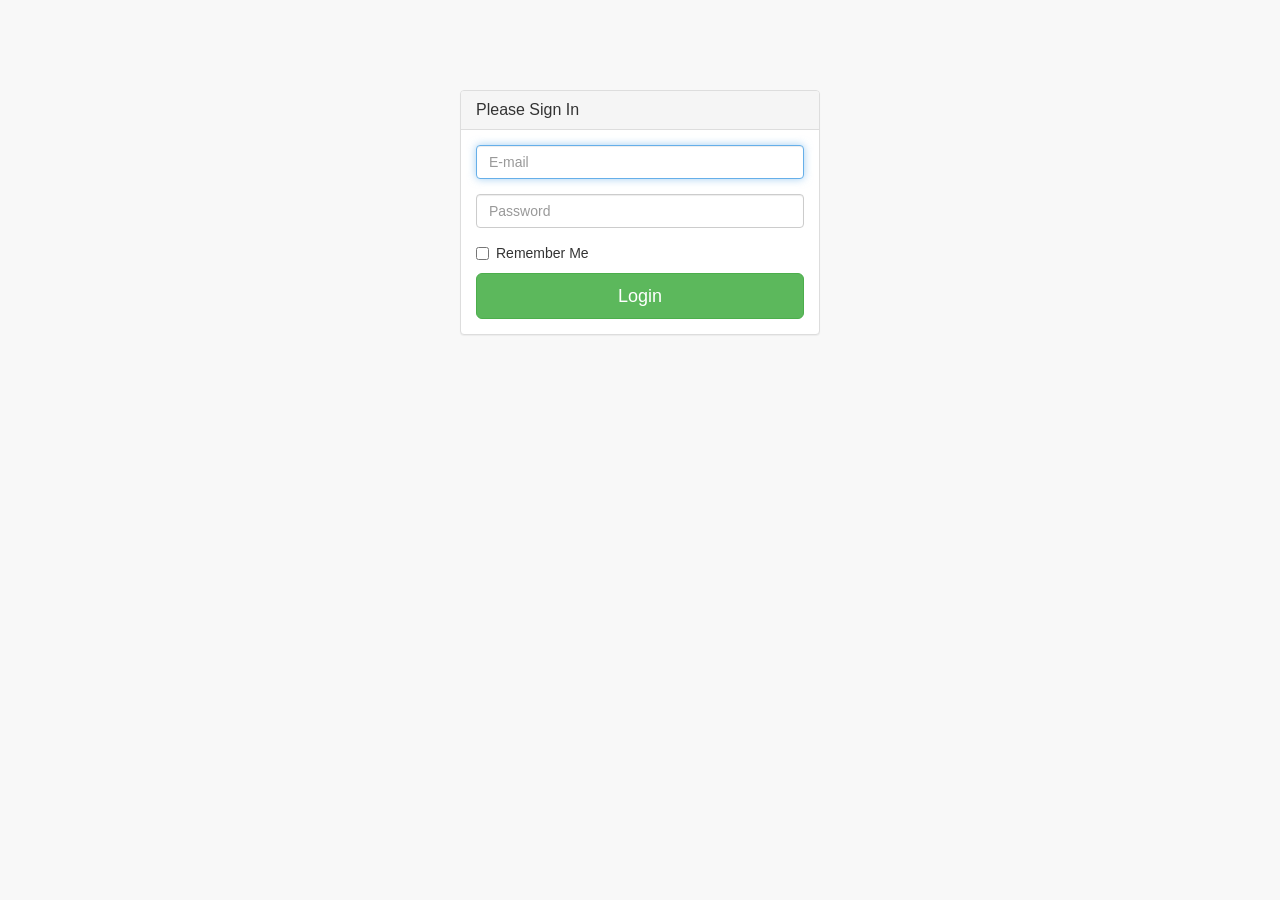
<file: src/admin_layout/pages/login.html>
<!DOCTYPE html>
<html lang="en">

<head>

    <meta charset="utf-8">
    <meta http-equiv="X-UA-Compatible" content="IE=edge">
    <meta name="viewport" content="width=device-width, initial-scale=1">
    <meta name="description" content="">
    <meta name="author" content="">

    <title>SB Admin 2 - Bootstrap Admin Theme</title>

    <!-- Bootstrap Core CSS -->
    <link href="../vendor/bootstrap/css/bootstrap.min.css" rel="stylesheet">

    <!-- MetisMenu CSS -->
    <link href="../vendor/metisMenu/metisMenu.min.css" rel="stylesheet">

    <!-- Custom CSS -->
    <link href="../dist/css/sb-admin-2.css" rel="stylesheet">

    <!-- Custom Fonts -->
    <link href="../vendor/font-awesome/css/font-awesome.min.css" rel="stylesheet" type="text/css">

    <!-- HTML5 Shim and Respond.js IE8 support of HTML5 elements and media queries -->
    <!-- WARNING: Respond.js doesn't work if you view the page via file:// -->
    <!--[if lt IE 9]>
        <script src="https://oss.maxcdn.com/libs/html5shiv/3.7.0/html5shiv.js"></script>
        <script src="https://oss.maxcdn.com/libs/respond.js/1.4.2/respond.min.js"></script>
    <![endif]-->

</head>

<body>

    <div class="container">
        <div class="row">
            <div class="col-md-4 col-md-offset-4">
                <div class="login-panel panel panel-default">
                    <div class="panel-heading">
                        <h3 class="panel-title">Please Sign In</h3>
                    </div>
                    <div class="panel-body">
                        <form role="form">
                            <fieldset>
                                <div class="form-group">
                                    <input class="form-control" placeholder="E-mail" name="email" type="email" autofocus>
                                </div>
                                <div class="form-group">
                                    <input class="form-control" placeholder="Password" name="password" type="password" value="">
                                </div>
                                <div class="checkbox">
                                    <label>
                                        <input name="remember" type="checkbox" value="Remember Me">Remember Me
                                    </label>
                                </div>
                                <!-- Change this to a button or input when using this as a form -->
                                <a href="index.html" class="btn btn-lg btn-success btn-block">Login</a>
                            </fieldset>
                        </form>
                    </div>
                </div>
            </div>
        </div>
    </div>

    <!-- jQuery -->
    <script src="../vendor/jquery/jquery.min.js"></script>

    <!-- Bootstrap Core JavaScript -->
    <script src="../vendor/bootstrap/js/bootstrap.min.js"></script>

    <!-- Metis Menu Plugin JavaScript -->
    <script src="../vendor/metisMenu/metisMenu.min.js"></script>

    <!-- Custom Theme JavaScript -->
    <script src="../dist/js/sb-admin-2.js"></script>

</body>

</html>
</file>
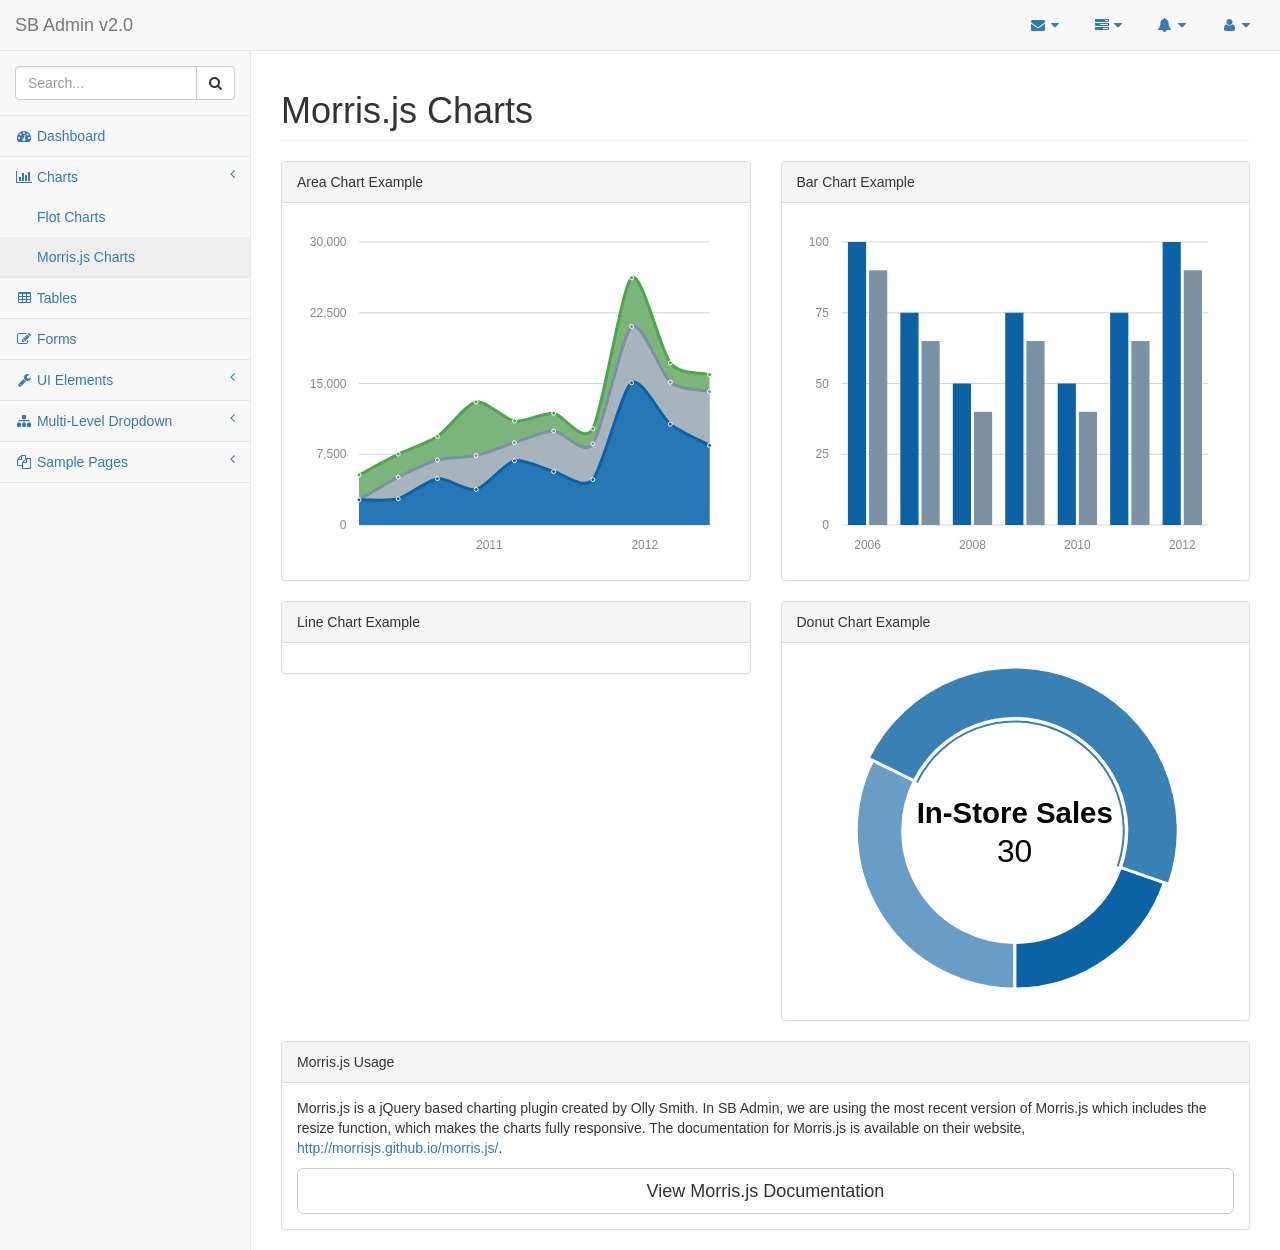
<file: src/admin_layout/pages/morris.html>
<!DOCTYPE html>
<html lang="en">

<head>

    <meta charset="utf-8">
    <meta http-equiv="X-UA-Compatible" content="IE=edge">
    <meta name="viewport" content="width=device-width, initial-scale=1">
    <meta name="description" content="">
    <meta name="author" content="">

    <title>SB Admin 2 - Bootstrap Admin Theme</title>

    <!-- Bootstrap Core CSS -->
    <link href="../vendor/bootstrap/css/bootstrap.min.css" rel="stylesheet">

    <!-- MetisMenu CSS -->
    <link href="../vendor/metisMenu/metisMenu.min.css" rel="stylesheet">

    <!-- Custom CSS -->
    <link href="../dist/css/sb-admin-2.css" rel="stylesheet">

    <!-- Morris Charts CSS -->
    <link href="../vendor/morrisjs/morris.css" rel="stylesheet">

    <!-- Custom Fonts -->
    <link href="../vendor/font-awesome/css/font-awesome.min.css" rel="stylesheet" type="text/css">

    <!-- HTML5 Shim and Respond.js IE8 support of HTML5 elements and media queries -->
    <!-- WARNING: Respond.js doesn't work if you view the page via file:// -->
    <!--[if lt IE 9]>
        <script src="https://oss.maxcdn.com/libs/html5shiv/3.7.0/html5shiv.js"></script>
        <script src="https://oss.maxcdn.com/libs/respond.js/1.4.2/respond.min.js"></script>
    <![endif]-->

</head>

<body>

    <div id="wrapper">

        <!-- Navigation -->
        <nav class="navbar navbar-default navbar-static-top" role="navigation" style="margin-bottom: 0">
            <div class="navbar-header">
                <button type="button" class="navbar-toggle" data-toggle="collapse" data-target=".navbar-collapse">
                    <span class="sr-only">Toggle navigation</span>
                    <span class="icon-bar"></span>
                    <span class="icon-bar"></span>
                    <span class="icon-bar"></span>
                </button>
                <a class="navbar-brand" href="index.html">SB Admin v2.0</a>
            </div>
            <!-- /.navbar-header -->

            <ul class="nav navbar-top-links navbar-right">
                <li class="dropdown">
                    <a class="dropdown-toggle" data-toggle="dropdown" href="#">
                        <i class="fa fa-envelope fa-fw"></i> <i class="fa fa-caret-down"></i>
                    </a>
                    <ul class="dropdown-menu dropdown-messages">
                        <li>
                            <a href="#">
                                <div>
                                    <strong>John Smith</strong>
                                    <span class="pull-right text-muted">
                                        <em>Yesterday</em>
                                    </span>
                                </div>
                                <div>Lorem ipsum dolor sit amet, consectetur adipiscing elit. Pellentesque eleifend...</div>
                            </a>
                        </li>
                        <li class="divider"></li>
                        <li>
                            <a href="#">
                                <div>
                                    <strong>John Smith</strong>
                                    <span class="pull-right text-muted">
                                        <em>Yesterday</em>
                                    </span>
                                </div>
                                <div>Lorem ipsum dolor sit amet, consectetur adipiscing elit. Pellentesque eleifend...</div>
                            </a>
                        </li>
                        <li class="divider"></li>
                        <li>
                            <a href="#">
                                <div>
                                    <strong>John Smith</strong>
                                    <span class="pull-right text-muted">
                                        <em>Yesterday</em>
                                    </span>
                                </div>
                                <div>Lorem ipsum dolor sit amet, consectetur adipiscing elit. Pellentesque eleifend...</div>
                            </a>
                        </li>
                        <li class="divider"></li>
                        <li>
                            <a class="text-center" href="#">
                                <strong>Read All Messages</strong>
                                <i class="fa fa-angle-right"></i>
                            </a>
                        </li>
                    </ul>
                    <!-- /.dropdown-messages -->
                </li>
                <!-- /.dropdown -->
                <li class="dropdown">
                    <a class="dropdown-toggle" data-toggle="dropdown" href="#">
                        <i class="fa fa-tasks fa-fw"></i> <i class="fa fa-caret-down"></i>
                    </a>
                    <ul class="dropdown-menu dropdown-tasks">
                        <li>
                            <a href="#">
                                <div>
                                    <p>
                                        <strong>Task 1</strong>
                                        <span class="pull-right text-muted">40% Complete</span>
                                    </p>
                                    <div class="progress progress-striped active">
                                        <div class="progress-bar progress-bar-success" role="progressbar" aria-valuenow="40" aria-valuemin="0" aria-valuemax="100" style="width: 40%">
                                            <span class="sr-only">40% Complete (success)</span>
                                        </div>
                                    </div>
                                </div>
                            </a>
                        </li>
                        <li class="divider"></li>
                        <li>
                            <a href="#">
                                <div>
                                    <p>
                                        <strong>Task 2</strong>
                                        <span class="pull-right text-muted">20% Complete</span>
                                    </p>
                                    <div class="progress progress-striped active">
                                        <div class="progress-bar progress-bar-info" role="progressbar" aria-valuenow="20" aria-valuemin="0" aria-valuemax="100" style="width: 20%">
                                            <span class="sr-only">20% Complete</span>
                                        </div>
                                    </div>
                                </div>
                            </a>
                        </li>
                        <li class="divider"></li>
                        <li>
                            <a href="#">
                                <div>
                                    <p>
                                        <strong>Task 3</strong>
                                        <span class="pull-right text-muted">60% Complete</span>
                                    </p>
                                    <div class="progress progress-striped active">
                                        <div class="progress-bar progress-bar-warning" role="progressbar" aria-valuenow="60" aria-valuemin="0" aria-valuemax="100" style="width: 60%">
                                            <span class="sr-only">60% Complete (warning)</span>
                                        </div>
                                    </div>
                                </div>
                            </a>
                        </li>
                        <li class="divider"></li>
                        <li>
                            <a href="#">
                                <div>
                                    <p>
                                        <strong>Task 4</strong>
                                        <span class="pull-right text-muted">80% Complete</span>
                                    </p>
                                    <div class="progress progress-striped active">
                                        <div class="progress-bar progress-bar-danger" role="progressbar" aria-valuenow="80" aria-valuemin="0" aria-valuemax="100" style="width: 80%">
                                            <span class="sr-only">80% Complete (danger)</span>
                                        </div>
                                    </div>
                                </div>
                            </a>
                        </li>
                        <li class="divider"></li>
                        <li>
                            <a class="text-center" href="#">
                                <strong>See All Tasks</strong>
                                <i class="fa fa-angle-right"></i>
                            </a>
                        </li>
                    </ul>
                    <!-- /.dropdown-tasks -->
                </li>
                <!-- /.dropdown -->
                <li class="dropdown">
                    <a class="dropdown-toggle" data-toggle="dropdown" href="#">
                        <i class="fa fa-bell fa-fw"></i> <i class="fa fa-caret-down"></i>
                    </a>
                    <ul class="dropdown-menu dropdown-alerts">
                        <li>
                            <a href="#">
                                <div>
                                    <i class="fa fa-comment fa-fw"></i> New Comment
                                    <span class="pull-right text-muted small">4 minutes ago</span>
                                </div>
                            </a>
                        </li>
                        <li class="divider"></li>
                        <li>
                            <a href="#">
                                <div>
                                    <i class="fa fa-twitter fa-fw"></i> 3 New Followers
                                    <span class="pull-right text-muted small">12 minutes ago</span>
                                </div>
                            </a>
                        </li>
                        <li class="divider"></li>
                        <li>
                            <a href="#">
                                <div>
                                    <i class="fa fa-envelope fa-fw"></i> Message Sent
                                    <span class="pull-right text-muted small">4 minutes ago</span>
                                </div>
                            </a>
                        </li>
                        <li class="divider"></li>
                        <li>
                            <a href="#">
                                <div>
                                    <i class="fa fa-tasks fa-fw"></i> New Task
                                    <span class="pull-right text-muted small">4 minutes ago</span>
                                </div>
                            </a>
                        </li>
                        <li class="divider"></li>
                        <li>
                            <a href="#">
                                <div>
                                    <i class="fa fa-upload fa-fw"></i> Server Rebooted
                                    <span class="pull-right text-muted small">4 minutes ago</span>
                                </div>
                            </a>
                        </li>
                        <li class="divider"></li>
                        <li>
                            <a class="text-center" href="#">
                                <strong>See All Alerts</strong>
                                <i class="fa fa-angle-right"></i>
                            </a>
                        </li>
                    </ul>
                    <!-- /.dropdown-alerts -->
                </li>
                <!-- /.dropdown -->
                <li class="dropdown">
                    <a class="dropdown-toggle" data-toggle="dropdown" href="#">
                        <i class="fa fa-user fa-fw"></i> <i class="fa fa-caret-down"></i>
                    </a>
                    <ul class="dropdown-menu dropdown-user">
                        <li><a href="#"><i class="fa fa-user fa-fw"></i> User Profile</a>
                        </li>
                        <li><a href="#"><i class="fa fa-gear fa-fw"></i> Settings</a>
                        </li>
                        <li class="divider"></li>
                        <li><a href="login.html"><i class="fa fa-sign-out fa-fw"></i> Logout</a>
                        </li>
                    </ul>
                    <!-- /.dropdown-user -->
                </li>
                <!-- /.dropdown -->
            </ul>
            <!-- /.navbar-top-links -->

            <div class="navbar-default sidebar" role="navigation">
                <div class="sidebar-nav navbar-collapse">
                    <ul class="nav" id="side-menu">
                        <li class="sidebar-search">
                            <div class="input-group custom-search-form">
                                <input type="text" class="form-control" placeholder="Search...">
                                <span class="input-group-btn">
                                <button class="btn btn-default" type="button">
                                    <i class="fa fa-search"></i>
                                </button>
                            </span>
                            </div>
                            <!-- /input-group -->
                        </li>
                        <li>
                            <a href="index.html"><i class="fa fa-dashboard fa-fw"></i> Dashboard</a>
                        </li>
                        <li>
                            <a href="#"><i class="fa fa-bar-chart-o fa-fw"></i> Charts<span class="fa arrow"></span></a>
                            <ul class="nav nav-second-level">
                                <li>
                                    <a href="flot.html">Flot Charts</a>
                                </li>
                                <li>
                                    <a href="morris.html">Morris.js Charts</a>
                                </li>
                            </ul>
                            <!-- /.nav-second-level -->
                        </li>
                        <li>
                            <a href="tables.html"><i class="fa fa-table fa-fw"></i> Tables</a>
                        </li>
                        <li>
                            <a href="forms.html"><i class="fa fa-edit fa-fw"></i> Forms</a>
                        </li>
                        <li>
                            <a href="#"><i class="fa fa-wrench fa-fw"></i> UI Elements<span class="fa arrow"></span></a>
                            <ul class="nav nav-second-level">
                                <li>
                                    <a href="panels-wells.html">Panels and Wells</a>
                                </li>
                                <li>
                                    <a href="buttons.html">Buttons</a>
                                </li>
                                <li>
                                    <a href="notifications.html">Notifications</a>
                                </li>
                                <li>
                                    <a href="typography.html">Typography</a>
                                </li>
                                <li>
                                    <a href="icons.html"> Icons</a>
                                </li>
                                <li>
                                    <a href="grid.html">Grid</a>
                                </li>
                            </ul>
                            <!-- /.nav-second-level -->
                        </li>
                        <li>
                            <a href="#"><i class="fa fa-sitemap fa-fw"></i> Multi-Level Dropdown<span class="fa arrow"></span></a>
                            <ul class="nav nav-second-level">
                                <li>
                                    <a href="#">Second Level Item</a>
                                </li>
                                <li>
                                    <a href="#">Second Level Item</a>
                                </li>
                                <li>
                                    <a href="#">Third Level <span class="fa arrow"></span></a>
                                    <ul class="nav nav-third-level">
                                        <li>
                                            <a href="#">Third Level Item</a>
                                        </li>
                                        <li>
                                            <a href="#">Third Level Item</a>
                                        </li>
                                        <li>
                                            <a href="#">Third Level Item</a>
                                        </li>
                                        <li>
                                            <a href="#">Third Level Item</a>
                                        </li>
                                    </ul>
                                    <!-- /.nav-third-level -->
                                </li>
                            </ul>
                            <!-- /.nav-second-level -->
                        </li>
                        <li>
                            <a href="#"><i class="fa fa-files-o fa-fw"></i> Sample Pages<span class="fa arrow"></span></a>
                            <ul class="nav nav-second-level">
                                <li>
                                    <a href="blank.html">Blank Page</a>
                                </li>
                                <li>
                                    <a href="login.html">Login Page</a>
                                </li>
                            </ul>
                            <!-- /.nav-second-level -->
                        </li>
                    </ul>
                </div>
                <!-- /.sidebar-collapse -->
            </div>
            <!-- /.navbar-static-side -->
        </nav>

        <div id="page-wrapper">
            <div class="row">
                <div class="col-lg-12">
                    <h1 class="page-header">Morris.js Charts</h1>
                </div>
                <!-- /.col-lg-12 -->
            </div>
            <!-- /.row -->
            <div class="row">
                <div class="col-lg-6">
                    <div class="panel panel-default">
                        <div class="panel-heading">
                            Area Chart Example
                        </div>
                        <!-- /.panel-heading -->
                        <div class="panel-body">
                            <div id="morris-area-chart"></div>
                        </div>
                        <!-- /.panel-body -->
                    </div>
                    <!-- /.panel -->
                </div>
                <!-- /.col-lg-6 -->
                <div class="col-lg-6">
                    <div class="panel panel-default">
                        <div class="panel-heading">
                            Bar Chart Example
                        </div>
                        <!-- /.panel-heading -->
                        <div class="panel-body">
                            <div id="morris-bar-chart"></div>
                        </div>
                        <!-- /.panel-body -->
                    </div>
                    <!-- /.panel -->
                </div>
                <!-- /.col-lg-6 -->
                <div class="col-lg-6">
                    <div class="panel panel-default">
                        <div class="panel-heading">
                            Line Chart Example
                        </div>
                        <!-- /.panel-heading -->
                        <div class="panel-body">
                            <div id="morris-line-chart"></div>
                        </div>
                        <!-- /.panel-body -->
                    </div>
                    <!-- /.panel -->
                </div>
                <!-- /.col-lg-6 -->
                <div class="col-lg-6">
                    <div class="panel panel-default">
                        <div class="panel-heading">
                            Donut Chart Example
                        </div>
                        <!-- /.panel-heading -->
                        <div class="panel-body">
                            <div id="morris-donut-chart"></div>
                        </div>
                        <!-- /.panel-body -->
                    </div>
                    <!-- /.panel -->
                </div>
                <!-- /.col-lg-6 -->
                <div class="col-lg-12">
                    <div class="panel panel-default">
                        <div class="panel-heading">
                            Morris.js Usage
                        </div>
                        <!-- /.panel-heading -->
                        <div class="panel-body">
                            <p>Morris.js is a jQuery based charting plugin created by Olly Smith. In SB Admin, we are using the most recent version of Morris.js which includes the resize function, which makes the charts fully responsive. The documentation for Morris.js is available on their website, <a target="_blank" href="http://morrisjs.github.io/morris.js/">http://morrisjs.github.io/morris.js/</a>.</p>
                            <a target="_blank" class="btn btn-default btn-lg btn-block" href="http://morrisjs.github.io/morris.js/">View Morris.js Documentation</a>
                        </div>
                        <!-- /.panel-body -->
                    </div>
                    <!-- /.panel -->
                </div>
                <!-- /.col-lg-6 -->
            </div>
            <!-- /.row -->
        </div>
        <!-- /#page-wrapper -->

    </div>
    <!-- /#wrapper -->

    <!-- jQuery -->
    <script src="../vendor/jquery/jquery.min.js"></script>

    <!-- Bootstrap Core JavaScript -->
    <script src="../vendor/bootstrap/js/bootstrap.min.js"></script>

    <!-- Metis Menu Plugin JavaScript -->
    <script src="../vendor/metisMenu/metisMenu.min.js"></script>

    <!-- Morris Charts JavaScript -->
    <script src="../vendor/raphael/raphael.min.js"></script>
    <script src="../vendor/morrisjs/morris.min.js"></script>
    <script src="../data/morris-data.js"></script>

    <!-- Custom Theme JavaScript -->
    <script src="../dist/js/sb-admin-2.js"></script>

</body>

</html>
</file>
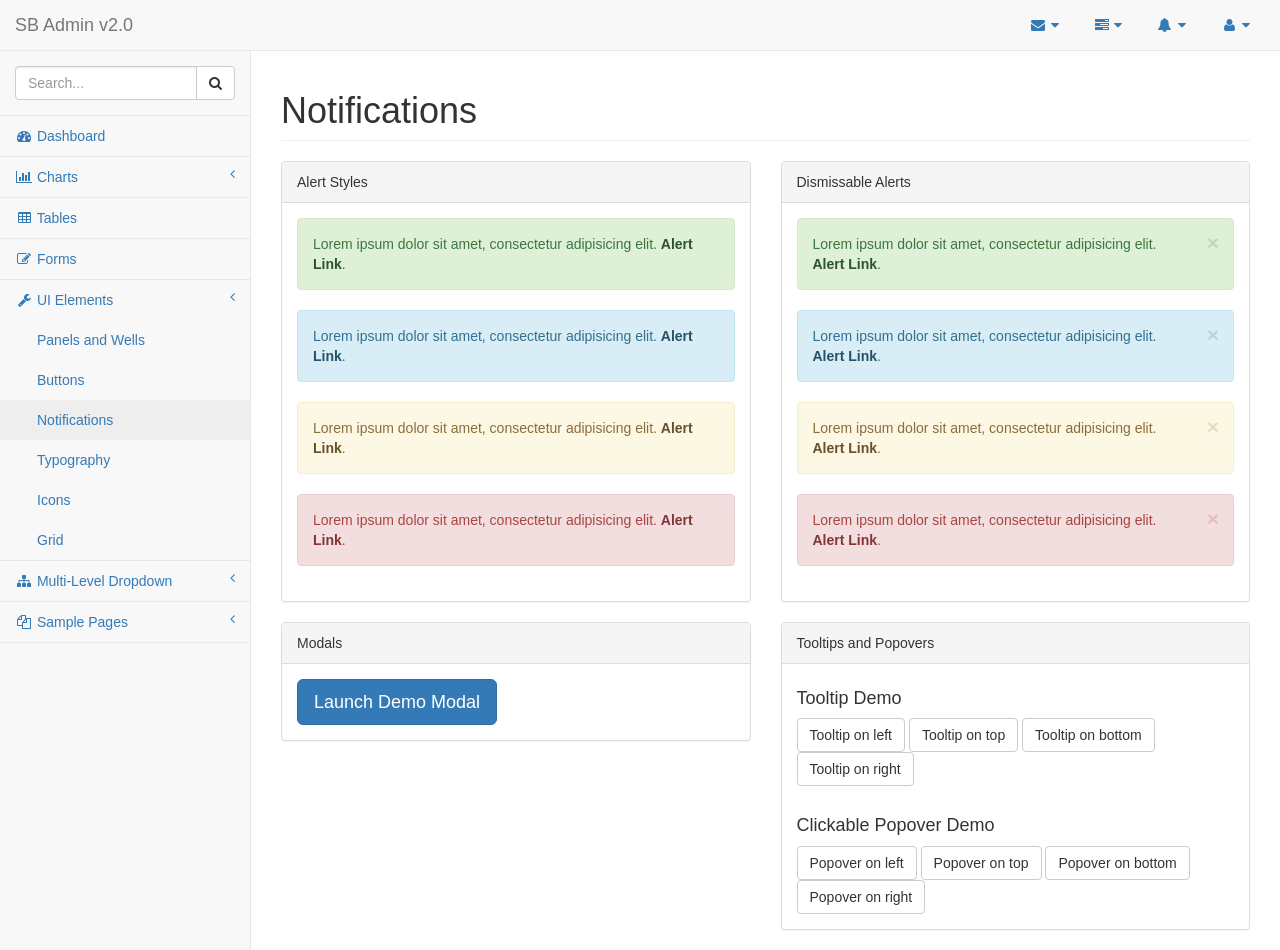
<file: src/admin_layout/pages/notifications.html>
<!DOCTYPE html>
<html lang="en">

<head>

    <meta charset="utf-8">
    <meta http-equiv="X-UA-Compatible" content="IE=edge">
    <meta name="viewport" content="width=device-width, initial-scale=1">
    <meta name="description" content="">
    <meta name="author" content="">

    <title>SB Admin 2 - Bootstrap Admin Theme</title>

    <!-- Bootstrap Core CSS -->
    <link href="../vendor/bootstrap/css/bootstrap.min.css" rel="stylesheet">

    <!-- MetisMenu CSS -->
    <link href="../vendor/metisMenu/metisMenu.min.css" rel="stylesheet">

    <!-- Custom CSS -->
    <link href="../dist/css/sb-admin-2.css" rel="stylesheet">

    <!-- Custom Fonts -->
    <link href="../vendor/font-awesome/css/font-awesome.min.css" rel="stylesheet" type="text/css">

    <!-- HTML5 Shim and Respond.js IE8 support of HTML5 elements and media queries -->
    <!-- WARNING: Respond.js doesn't work if you view the page via file:// -->
    <!--[if lt IE 9]>
        <script src="https://oss.maxcdn.com/libs/html5shiv/3.7.0/html5shiv.js"></script>
        <script src="https://oss.maxcdn.com/libs/respond.js/1.4.2/respond.min.js"></script>
    <![endif]-->

</head>

<body>

    <div id="wrapper">

        <!-- Navigation -->
        <nav class="navbar navbar-default navbar-static-top" role="navigation" style="margin-bottom: 0">
            <div class="navbar-header">
                <button type="button" class="navbar-toggle" data-toggle="collapse" data-target=".navbar-collapse">
                    <span class="sr-only">Toggle navigation</span>
                    <span class="icon-bar"></span>
                    <span class="icon-bar"></span>
                    <span class="icon-bar"></span>
                </button>
                <a class="navbar-brand" href="index.html">SB Admin v2.0</a>
            </div>
            <!-- /.navbar-header -->

            <ul class="nav navbar-top-links navbar-right">
                <li class="dropdown">
                    <a class="dropdown-toggle" data-toggle="dropdown" href="#">
                        <i class="fa fa-envelope fa-fw"></i> <i class="fa fa-caret-down"></i>
                    </a>
                    <ul class="dropdown-menu dropdown-messages">
                        <li>
                            <a href="#">
                                <div>
                                    <strong>John Smith</strong>
                                    <span class="pull-right text-muted">
                                        <em>Yesterday</em>
                                    </span>
                                </div>
                                <div>Lorem ipsum dolor sit amet, consectetur adipiscing elit. Pellentesque eleifend...</div>
                            </a>
                        </li>
                        <li class="divider"></li>
                        <li>
                            <a href="#">
                                <div>
                                    <strong>John Smith</strong>
                                    <span class="pull-right text-muted">
                                        <em>Yesterday</em>
                                    </span>
                                </div>
                                <div>Lorem ipsum dolor sit amet, consectetur adipiscing elit. Pellentesque eleifend...</div>
                            </a>
                        </li>
                        <li class="divider"></li>
                        <li>
                            <a href="#">
                                <div>
                                    <strong>John Smith</strong>
                                    <span class="pull-right text-muted">
                                        <em>Yesterday</em>
                                    </span>
                                </div>
                                <div>Lorem ipsum dolor sit amet, consectetur adipiscing elit. Pellentesque eleifend...</div>
                            </a>
                        </li>
                        <li class="divider"></li>
                        <li>
                            <a class="text-center" href="#">
                                <strong>Read All Messages</strong>
                                <i class="fa fa-angle-right"></i>
                            </a>
                        </li>
                    </ul>
                    <!-- /.dropdown-messages -->
                </li>
                <!-- /.dropdown -->
                <li class="dropdown">
                    <a class="dropdown-toggle" data-toggle="dropdown" href="#">
                        <i class="fa fa-tasks fa-fw"></i> <i class="fa fa-caret-down"></i>
                    </a>
                    <ul class="dropdown-menu dropdown-tasks">
                        <li>
                            <a href="#">
                                <div>
                                    <p>
                                        <strong>Task 1</strong>
                                        <span class="pull-right text-muted">40% Complete</span>
                                    </p>
                                    <div class="progress progress-striped active">
                                        <div class="progress-bar progress-bar-success" role="progressbar" aria-valuenow="40" aria-valuemin="0" aria-valuemax="100" style="width: 40%">
                                            <span class="sr-only">40% Complete (success)</span>
                                        </div>
                                    </div>
                                </div>
                            </a>
                        </li>
                        <li class="divider"></li>
                        <li>
                            <a href="#">
                                <div>
                                    <p>
                                        <strong>Task 2</strong>
                                        <span class="pull-right text-muted">20% Complete</span>
                                    </p>
                                    <div class="progress progress-striped active">
                                        <div class="progress-bar progress-bar-info" role="progressbar" aria-valuenow="20" aria-valuemin="0" aria-valuemax="100" style="width: 20%">
                                            <span class="sr-only">20% Complete</span>
                                        </div>
                                    </div>
                                </div>
                            </a>
                        </li>
                        <li class="divider"></li>
                        <li>
                            <a href="#">
                                <div>
                                    <p>
                                        <strong>Task 3</strong>
                                        <span class="pull-right text-muted">60% Complete</span>
                                    </p>
                                    <div class="progress progress-striped active">
                                        <div class="progress-bar progress-bar-warning" role="progressbar" aria-valuenow="60" aria-valuemin="0" aria-valuemax="100" style="width: 60%">
                                            <span class="sr-only">60% Complete (warning)</span>
                                        </div>
                                    </div>
                                </div>
                            </a>
                        </li>
                        <li class="divider"></li>
                        <li>
                            <a href="#">
                                <div>
                                    <p>
                                        <strong>Task 4</strong>
                                        <span class="pull-right text-muted">80% Complete</span>
                                    </p>
                                    <div class="progress progress-striped active">
                                        <div class="progress-bar progress-bar-danger" role="progressbar" aria-valuenow="80" aria-valuemin="0" aria-valuemax="100" style="width: 80%">
                                            <span class="sr-only">80% Complete (danger)</span>
                                        </div>
                                    </div>
                                </div>
                            </a>
                        </li>
                        <li class="divider"></li>
                        <li>
                            <a class="text-center" href="#">
                                <strong>See All Tasks</strong>
                                <i class="fa fa-angle-right"></i>
                            </a>
                        </li>
                    </ul>
                    <!-- /.dropdown-tasks -->
                </li>
                <!-- /.dropdown -->
                <li class="dropdown">
                    <a class="dropdown-toggle" data-toggle="dropdown" href="#">
                        <i class="fa fa-bell fa-fw"></i> <i class="fa fa-caret-down"></i>
                    </a>
                    <ul class="dropdown-menu dropdown-alerts">
                        <li>
                            <a href="#">
                                <div>
                                    <i class="fa fa-comment fa-fw"></i> New Comment
                                    <span class="pull-right text-muted small">4 minutes ago</span>
                                </div>
                            </a>
                        </li>
                        <li class="divider"></li>
                        <li>
                            <a href="#">
                                <div>
                                    <i class="fa fa-twitter fa-fw"></i> 3 New Followers
                                    <span class="pull-right text-muted small">12 minutes ago</span>
                                </div>
                            </a>
                        </li>
                        <li class="divider"></li>
                        <li>
                            <a href="#">
                                <div>
                                    <i class="fa fa-envelope fa-fw"></i> Message Sent
                                    <span class="pull-right text-muted small">4 minutes ago</span>
                                </div>
                            </a>
                        </li>
                        <li class="divider"></li>
                        <li>
                            <a href="#">
                                <div>
                                    <i class="fa fa-tasks fa-fw"></i> New Task
                                    <span class="pull-right text-muted small">4 minutes ago</span>
                                </div>
                            </a>
                        </li>
                        <li class="divider"></li>
                        <li>
                            <a href="#">
                                <div>
                                    <i class="fa fa-upload fa-fw"></i> Server Rebooted
                                    <span class="pull-right text-muted small">4 minutes ago</span>
                                </div>
                            </a>
                        </li>
                        <li class="divider"></li>
                        <li>
                            <a class="text-center" href="#">
                                <strong>See All Alerts</strong>
                                <i class="fa fa-angle-right"></i>
                            </a>
                        </li>
                    </ul>
                    <!-- /.dropdown-alerts -->
                </li>
                <!-- /.dropdown -->
                <li class="dropdown">
                    <a class="dropdown-toggle" data-toggle="dropdown" href="#">
                        <i class="fa fa-user fa-fw"></i> <i class="fa fa-caret-down"></i>
                    </a>
                    <ul class="dropdown-menu dropdown-user">
                        <li><a href="#"><i class="fa fa-user fa-fw"></i> User Profile</a>
                        </li>
                        <li><a href="#"><i class="fa fa-gear fa-fw"></i> Settings</a>
                        </li>
                        <li class="divider"></li>
                        <li><a href="login.html"><i class="fa fa-sign-out fa-fw"></i> Logout</a>
                        </li>
                    </ul>
                    <!-- /.dropdown-user -->
                </li>
                <!-- /.dropdown -->
            </ul>
            <!-- /.navbar-top-links -->

            <div class="navbar-default sidebar" role="navigation">
                <div class="sidebar-nav navbar-collapse">
                    <ul class="nav" id="side-menu">
                        <li class="sidebar-search">
                            <div class="input-group custom-search-form">
                                <input type="text" class="form-control" placeholder="Search...">
                                <span class="input-group-btn">
                                <button class="btn btn-default" type="button">
                                    <i class="fa fa-search"></i>
                                </button>
                            </span>
                            </div>
                            <!-- /input-group -->
                        </li>
                        <li>
                            <a href="index.html"><i class="fa fa-dashboard fa-fw"></i> Dashboard</a>
                        </li>
                        <li>
                            <a href="#"><i class="fa fa-bar-chart-o fa-fw"></i> Charts<span class="fa arrow"></span></a>
                            <ul class="nav nav-second-level">
                                <li>
                                    <a href="flot.html">Flot Charts</a>
                                </li>
                                <li>
                                    <a href="morris.html">Morris.js Charts</a>
                                </li>
                            </ul>
                            <!-- /.nav-second-level -->
                        </li>
                        <li>
                            <a href="tables.html"><i class="fa fa-table fa-fw"></i> Tables</a>
                        </li>
                        <li>
                            <a href="forms.html"><i class="fa fa-edit fa-fw"></i> Forms</a>
                        </li>
                        <li>
                            <a href="#"><i class="fa fa-wrench fa-fw"></i> UI Elements<span class="fa arrow"></span></a>
                            <ul class="nav nav-second-level">
                                <li>
                                    <a href="panels-wells.html">Panels and Wells</a>
                                </li>
                                <li>
                                    <a href="buttons.html">Buttons</a>
                                </li>
                                <li>
                                    <a href="notifications.html">Notifications</a>
                                </li>
                                <li>
                                    <a href="typography.html">Typography</a>
                                </li>
                                <li>
                                    <a href="icons.html"> Icons</a>
                                </li>
                                <li>
                                    <a href="grid.html">Grid</a>
                                </li>
                            </ul>
                            <!-- /.nav-second-level -->
                        </li>
                        <li>
                            <a href="#"><i class="fa fa-sitemap fa-fw"></i> Multi-Level Dropdown<span class="fa arrow"></span></a>
                            <ul class="nav nav-second-level">
                                <li>
                                    <a href="#">Second Level Item</a>
                                </li>
                                <li>
                                    <a href="#">Second Level Item</a>
                                </li>
                                <li>
                                    <a href="#">Third Level <span class="fa arrow"></span></a>
                                    <ul class="nav nav-third-level">
                                        <li>
                                            <a href="#">Third Level Item</a>
                                        </li>
                                        <li>
                                            <a href="#">Third Level Item</a>
                                        </li>
                                        <li>
                                            <a href="#">Third Level Item</a>
                                        </li>
                                        <li>
                                            <a href="#">Third Level Item</a>
                                        </li>
                                    </ul>
                                    <!-- /.nav-third-level -->
                                </li>
                            </ul>
                            <!-- /.nav-second-level -->
                        </li>
                        <li>
                            <a href="#"><i class="fa fa-files-o fa-fw"></i> Sample Pages<span class="fa arrow"></span></a>
                            <ul class="nav nav-second-level">
                                <li>
                                    <a href="blank.html">Blank Page</a>
                                </li>
                                <li>
                                    <a href="login.html">Login Page</a>
                                </li>
                            </ul>
                            <!-- /.nav-second-level -->
                        </li>
                    </ul>
                </div>
                <!-- /.sidebar-collapse -->
            </div>
            <!-- /.navbar-static-side -->
        </nav>

        <div id="page-wrapper">
            <div class="row">
                <div class="col-lg-12">
                    <h1 class="page-header">Notifications</h1>
                </div>
                <!-- /.col-lg-12 -->
            </div>
            <!-- /.row -->
            <div class="row">
                <div class="col-lg-6">
                    <div class="panel panel-default">
                        <div class="panel-heading">
                            Alert Styles
                        </div>
                        <!-- /.panel-heading -->
                        <div class="panel-body">
                            <div class="alert alert-success">
                                Lorem ipsum dolor sit amet, consectetur adipisicing elit. <a href="#" class="alert-link">Alert Link</a>.
                            </div>
                            <div class="alert alert-info">
                                Lorem ipsum dolor sit amet, consectetur adipisicing elit. <a href="#" class="alert-link">Alert Link</a>.
                            </div>
                            <div class="alert alert-warning">
                                Lorem ipsum dolor sit amet, consectetur adipisicing elit. <a href="#" class="alert-link">Alert Link</a>.
                            </div>
                            <div class="alert alert-danger">
                                Lorem ipsum dolor sit amet, consectetur adipisicing elit. <a href="#" class="alert-link">Alert Link</a>.
                            </div>
                        </div>
                        <!-- .panel-body -->
                    </div>
                    <!-- /.panel -->
                </div>
                <!-- /.col-lg-6 -->
                <div class="col-lg-6">
                    <div class="panel panel-default">
                        <div class="panel-heading">
                            Dismissable Alerts
                        </div>
                        <!-- /.panel-heading -->
                        <div class="panel-body">
                            <div class="alert alert-success alert-dismissable">
                                <button type="button" class="close" data-dismiss="alert" aria-hidden="true">&times;</button>
                                Lorem ipsum dolor sit amet, consectetur adipisicing elit. <a href="#" class="alert-link">Alert Link</a>.
                            </div>
                            <div class="alert alert-info alert-dismissable">
                                <button type="button" class="close" data-dismiss="alert" aria-hidden="true">&times;</button>
                                Lorem ipsum dolor sit amet, consectetur adipisicing elit. <a href="#" class="alert-link">Alert Link</a>.
                            </div>
                            <div class="alert alert-warning alert-dismissable">
                                <button type="button" class="close" data-dismiss="alert" aria-hidden="true">&times;</button>
                                Lorem ipsum dolor sit amet, consectetur adipisicing elit. <a href="#" class="alert-link">Alert Link</a>.
                            </div>
                            <div class="alert alert-danger alert-dismissable">
                                <button type="button" class="close" data-dismiss="alert" aria-hidden="true">&times;</button>
                                Lorem ipsum dolor sit amet, consectetur adipisicing elit. <a href="#" class="alert-link">Alert Link</a>.
                            </div>
                        </div>
                        <!-- .panel-body -->
                    </div>
                    <!-- /.panel -->
                </div>
                <!-- /.col-lg-6 -->
            </div>
            <!-- /.row -->
            <div class="row">
                <div class="col-lg-6">
                    <div class="panel panel-default">
                        <div class="panel-heading">
                            Modals
                        </div>
                        <!-- /.panel-heading -->
                        <div class="panel-body">
                            <!-- Button trigger modal -->
                            <button class="btn btn-primary btn-lg" data-toggle="modal" data-target="#myModal">
                                Launch Demo Modal
                            </button>
                            <!-- Modal -->
                            <div class="modal fade" id="myModal" tabindex="-1" role="dialog" aria-labelledby="myModalLabel" aria-hidden="true">
                                <div class="modal-dialog">
                                    <div class="modal-content">
                                        <div class="modal-header">
                                            <button type="button" class="close" data-dismiss="modal" aria-hidden="true">&times;</button>
                                            <h4 class="modal-title" id="myModalLabel">Modal title</h4>
                                        </div>
                                        <div class="modal-body">
                                            Lorem ipsum dolor sit amet, consectetur adipisicing elit, sed do eiusmod tempor incididunt ut labore et dolore magna aliqua. Ut enim ad minim veniam, quis nostrud exercitation ullamco laboris nisi ut aliquip ex ea commodo consequat. Duis aute irure dolor in reprehenderit in voluptate velit esse cillum dolore eu fugiat nulla pariatur. Excepteur sint occaecat cupidatat non proident, sunt in culpa qui officia deserunt mollit anim id est laborum.
                                        </div>
                                        <div class="modal-footer">
                                            <button type="button" class="btn btn-default" data-dismiss="modal">Close</button>
                                            <button type="button" class="btn btn-primary">Save changes</button>
                                        </div>
                                    </div>
                                    <!-- /.modal-content -->
                                </div>
                                <!-- /.modal-dialog -->
                            </div>
                            <!-- /.modal -->
                        </div>
                        <!-- .panel-body -->
                    </div>
                    <!-- /.panel -->
                </div>
                <!-- /.col-lg-6 -->
                <div class="col-lg-6">
                    <div class="panel panel-default">
                        <div class="panel-heading">
                            Tooltips and Popovers
                        </div>
                        <!-- /.panel-heading -->
                        <div class="panel-body">
                            <h4>Tooltip Demo</h4>
                            <div class="tooltip-demo">
                                <button type="button" class="btn btn-default" data-toggle="tooltip" data-placement="left" title="Tooltip on left">Tooltip on left</button>
                                <button type="button" class="btn btn-default" data-toggle="tooltip" data-placement="top" title="Tooltip on top">Tooltip on top</button>
                                <button type="button" class="btn btn-default" data-toggle="tooltip" data-placement="bottom" title="Tooltip on bottom">Tooltip on bottom</button>
                                <button type="button" class="btn btn-default" data-toggle="tooltip" data-placement="right" title="Tooltip on right">Tooltip on right</button>
                            </div>
                            <br>
                            <h4>Clickable Popover Demo</h4>
                            <div class="tooltip-demo">
                                <button type="button" class="btn btn-default" data-container="body" data-toggle="popover" data-placement="left" data-content="Vivamus sagittis lacus vel augue laoreet rutrum faucibus.">
                                    Popover on left
                                </button>
                                <button type="button" class="btn btn-default" data-container="body" data-toggle="popover" data-placement="top" data-content="Vivamus sagittis lacus vel augue laoreet rutrum faucibus.">
                                    Popover on top
                                </button>
                                <button type="button" class="btn btn-default" data-container="body" data-toggle="popover" data-placement="bottom" data-content="Vivamus sagittis lacus vel augue laoreet rutrum faucibus.">
                                    Popover on bottom
                                </button>
                                <button type="button" class="btn btn-default" data-container="body" data-toggle="popover" data-placement="right" data-content="Vivamus sagittis lacus vel augue laoreet rutrum faucibus.">
                                    Popover on right
                                </button>
                            </div>
                        </div>
                        <!-- .panel-body -->
                    </div>
                    <!-- /.panel -->
                </div>
                <!-- /.col-lg-6 -->
            </div>
            <!-- /.row -->
        </div>
        <!-- /#page-wrapper -->

    </div>
    <!-- /#wrapper -->

    <!-- jQuery -->
    <script src="../vendor/jquery/jquery.min.js"></script>

    <!-- Bootstrap Core JavaScript -->
    <script src="../vendor/bootstrap/js/bootstrap.min.js"></script>

    <!-- Metis Menu Plugin JavaScript -->
    <script src="../vendor/metisMenu/metisMenu.min.js"></script>

    <!-- Custom Theme JavaScript -->
    <script src="../dist/js/sb-admin-2.js"></script>

    <!-- Page-Level Demo Scripts - Notifications - Use for reference -->
    <script>
    // tooltip demo
    $('.tooltip-demo').tooltip({
        selector: "[data-toggle=tooltip]",
        container: "body"
    })
    // popover demo
    $("[data-toggle=popover]")
        .popover()
    </script>

</body>

</html>
</file>
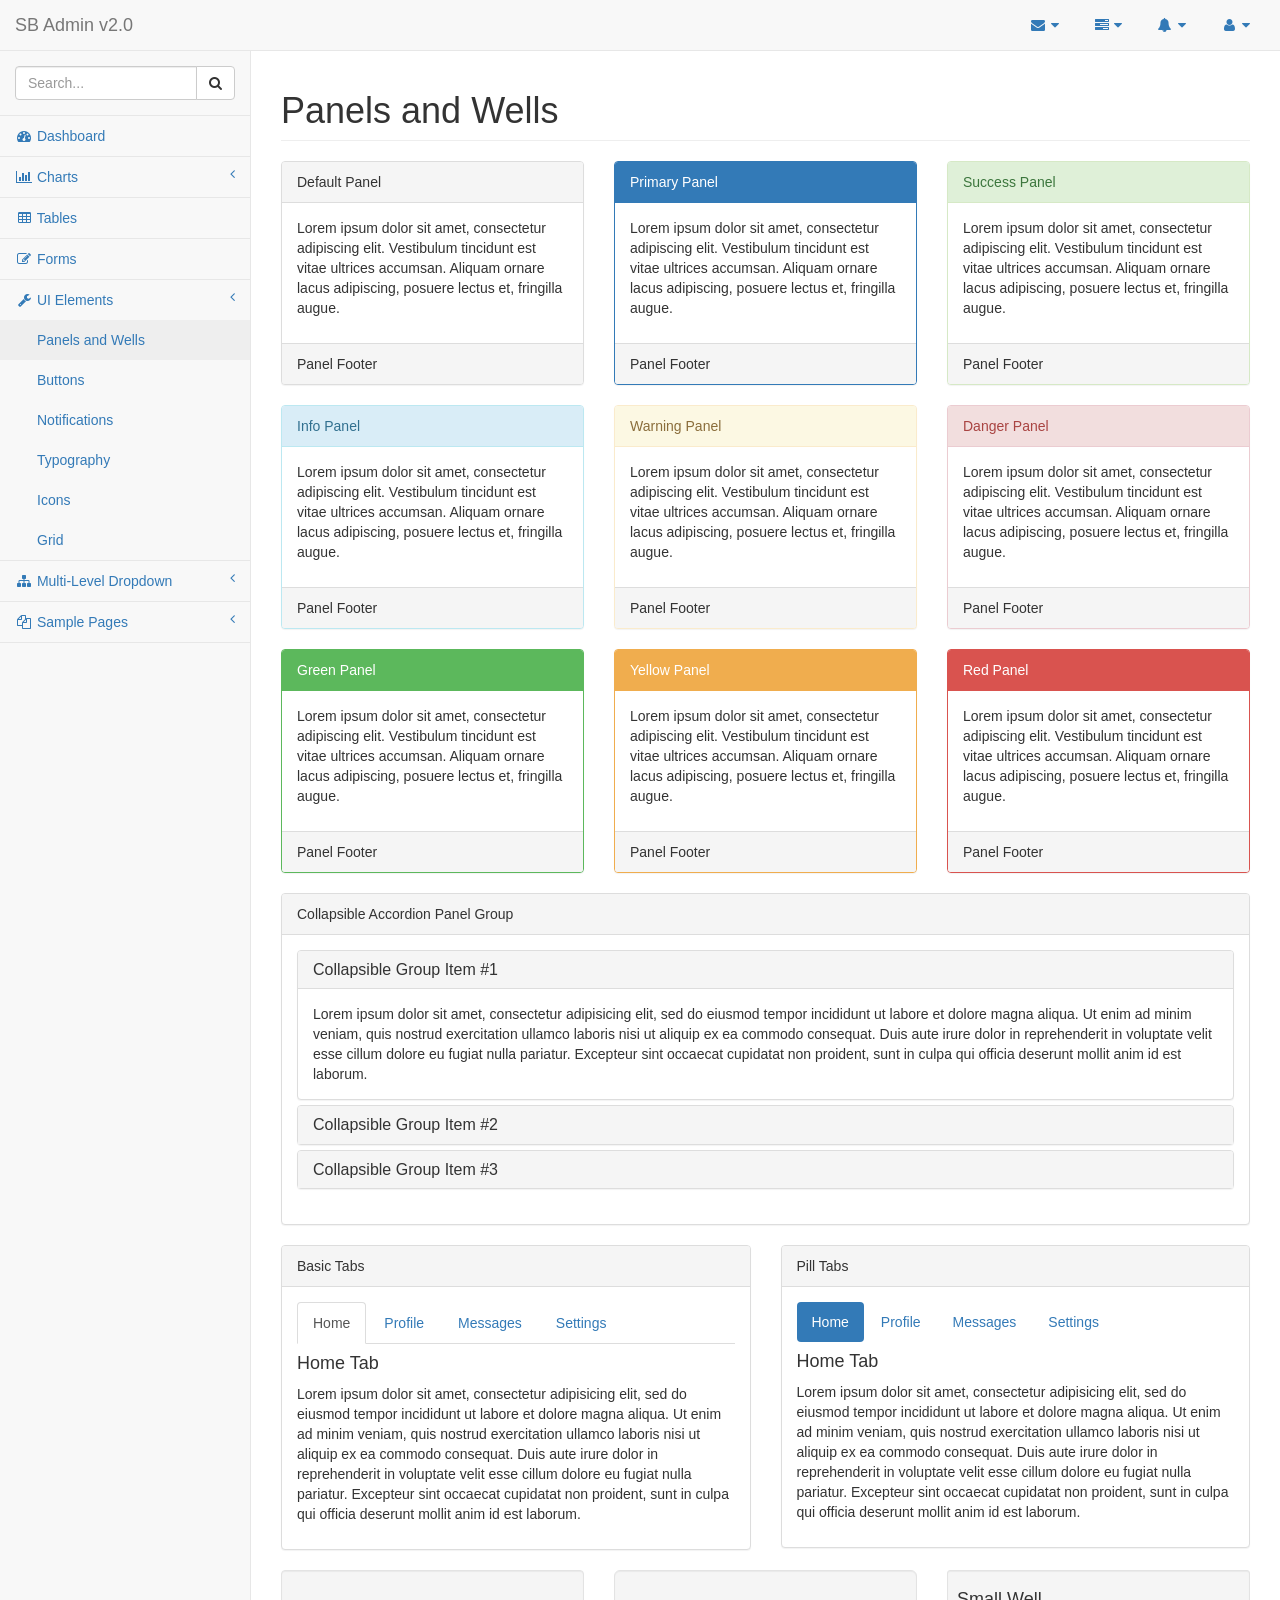
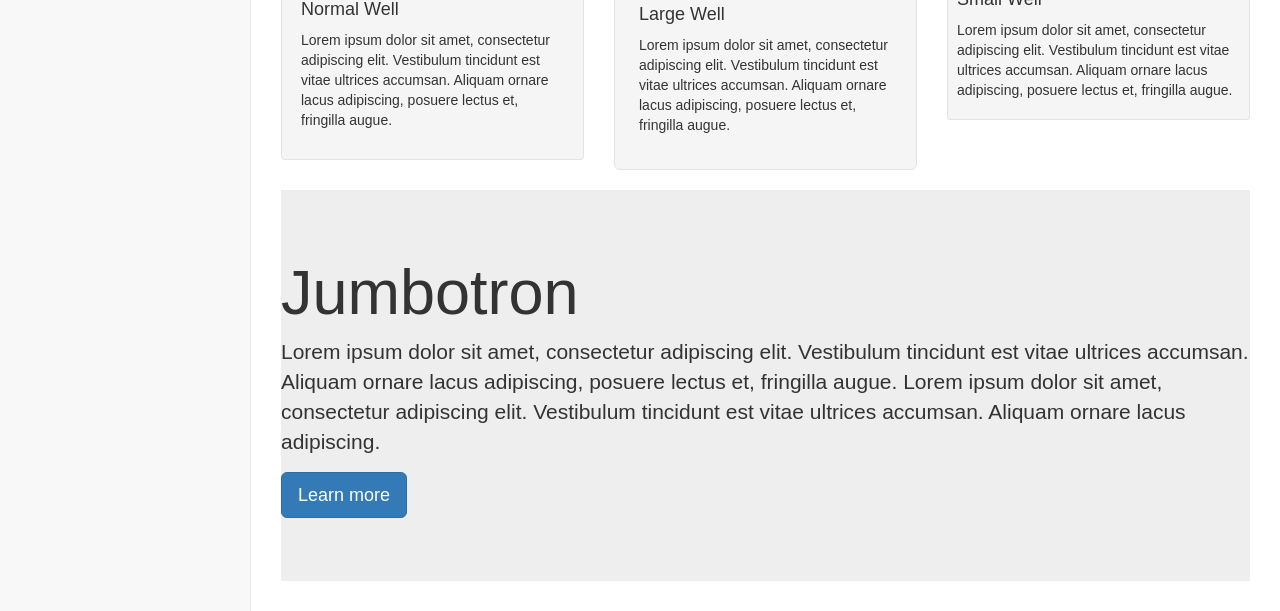
<file: src/admin_layout/pages/panels-wells.html>
<!DOCTYPE html>
<html lang="en">

<head>

    <meta charset="utf-8">
    <meta http-equiv="X-UA-Compatible" content="IE=edge">
    <meta name="viewport" content="width=device-width, initial-scale=1">
    <meta name="description" content="">
    <meta name="author" content="">

    <title>SB Admin 2 - Bootstrap Admin Theme</title>

    <!-- Bootstrap Core CSS -->
    <link href="../vendor/bootstrap/css/bootstrap.min.css" rel="stylesheet">

    <!-- MetisMenu CSS -->
    <link href="../vendor/metisMenu/metisMenu.min.css" rel="stylesheet">

    <!-- Custom CSS -->
    <link href="../dist/css/sb-admin-2.css" rel="stylesheet">

    <!-- Custom Fonts -->
    <link href="../vendor/font-awesome/css/font-awesome.min.css" rel="stylesheet" type="text/css">

    <!-- HTML5 Shim and Respond.js IE8 support of HTML5 elements and media queries -->
    <!-- WARNING: Respond.js doesn't work if you view the page via file:// -->
    <!--[if lt IE 9]>
        <script src="https://oss.maxcdn.com/libs/html5shiv/3.7.0/html5shiv.js"></script>
        <script src="https://oss.maxcdn.com/libs/respond.js/1.4.2/respond.min.js"></script>
    <![endif]-->

</head>

<body>

    <div id="wrapper">

        <!-- Navigation -->
        <nav class="navbar navbar-default navbar-static-top" role="navigation" style="margin-bottom: 0">
            <div class="navbar-header">
                <button type="button" class="navbar-toggle" data-toggle="collapse" data-target=".navbar-collapse">
                    <span class="sr-only">Toggle navigation</span>
                    <span class="icon-bar"></span>
                    <span class="icon-bar"></span>
                    <span class="icon-bar"></span>
                </button>
                <a class="navbar-brand" href="index.html">SB Admin v2.0</a>
            </div>
            <!-- /.navbar-header -->

            <ul class="nav navbar-top-links navbar-right">
                <li class="dropdown">
                    <a class="dropdown-toggle" data-toggle="dropdown" href="#">
                        <i class="fa fa-envelope fa-fw"></i> <i class="fa fa-caret-down"></i>
                    </a>
                    <ul class="dropdown-menu dropdown-messages">
                        <li>
                            <a href="#">
                                <div>
                                    <strong>John Smith</strong>
                                    <span class="pull-right text-muted">
                                        <em>Yesterday</em>
                                    </span>
                                </div>
                                <div>Lorem ipsum dolor sit amet, consectetur adipiscing elit. Pellentesque eleifend...</div>
                            </a>
                        </li>
                        <li class="divider"></li>
                        <li>
                            <a href="#">
                                <div>
                                    <strong>John Smith</strong>
                                    <span class="pull-right text-muted">
                                        <em>Yesterday</em>
                                    </span>
                                </div>
                                <div>Lorem ipsum dolor sit amet, consectetur adipiscing elit. Pellentesque eleifend...</div>
                            </a>
                        </li>
                        <li class="divider"></li>
                        <li>
                            <a href="#">
                                <div>
                                    <strong>John Smith</strong>
                                    <span class="pull-right text-muted">
                                        <em>Yesterday</em>
                                    </span>
                                </div>
                                <div>Lorem ipsum dolor sit amet, consectetur adipiscing elit. Pellentesque eleifend...</div>
                            </a>
                        </li>
                        <li class="divider"></li>
                        <li>
                            <a class="text-center" href="#">
                                <strong>Read All Messages</strong>
                                <i class="fa fa-angle-right"></i>
                            </a>
                        </li>
                    </ul>
                    <!-- /.dropdown-messages -->
                </li>
                <!-- /.dropdown -->
                <li class="dropdown">
                    <a class="dropdown-toggle" data-toggle="dropdown" href="#">
                        <i class="fa fa-tasks fa-fw"></i> <i class="fa fa-caret-down"></i>
                    </a>
                    <ul class="dropdown-menu dropdown-tasks">
                        <li>
                            <a href="#">
                                <div>
                                    <p>
                                        <strong>Task 1</strong>
                                        <span class="pull-right text-muted">40% Complete</span>
                                    </p>
                                    <div class="progress progress-striped active">
                                        <div class="progress-bar progress-bar-success" role="progressbar" aria-valuenow="40" aria-valuemin="0" aria-valuemax="100" style="width: 40%">
                                            <span class="sr-only">40% Complete (success)</span>
                                        </div>
                                    </div>
                                </div>
                            </a>
                        </li>
                        <li class="divider"></li>
                        <li>
                            <a href="#">
                                <div>
                                    <p>
                                        <strong>Task 2</strong>
                                        <span class="pull-right text-muted">20% Complete</span>
                                    </p>
                                    <div class="progress progress-striped active">
                                        <div class="progress-bar progress-bar-info" role="progressbar" aria-valuenow="20" aria-valuemin="0" aria-valuemax="100" style="width: 20%">
                                            <span class="sr-only">20% Complete</span>
                                        </div>
                                    </div>
                                </div>
                            </a>
                        </li>
                        <li class="divider"></li>
                        <li>
                            <a href="#">
                                <div>
                                    <p>
                                        <strong>Task 3</strong>
                                        <span class="pull-right text-muted">60% Complete</span>
                                    </p>
                                    <div class="progress progress-striped active">
                                        <div class="progress-bar progress-bar-warning" role="progressbar" aria-valuenow="60" aria-valuemin="0" aria-valuemax="100" style="width: 60%">
                                            <span class="sr-only">60% Complete (warning)</span>
                                        </div>
                                    </div>
                                </div>
                            </a>
                        </li>
                        <li class="divider"></li>
                        <li>
                            <a href="#">
                                <div>
                                    <p>
                                        <strong>Task 4</strong>
                                        <span class="pull-right text-muted">80% Complete</span>
                                    </p>
                                    <div class="progress progress-striped active">
                                        <div class="progress-bar progress-bar-danger" role="progressbar" aria-valuenow="80" aria-valuemin="0" aria-valuemax="100" style="width: 80%">
                                            <span class="sr-only">80% Complete (danger)</span>
                                        </div>
                                    </div>
                                </div>
                            </a>
                        </li>
                        <li class="divider"></li>
                        <li>
                            <a class="text-center" href="#">
                                <strong>See All Tasks</strong>
                                <i class="fa fa-angle-right"></i>
                            </a>
                        </li>
                    </ul>
                    <!-- /.dropdown-tasks -->
                </li>
                <!-- /.dropdown -->
                <li class="dropdown">
                    <a class="dropdown-toggle" data-toggle="dropdown" href="#">
                        <i class="fa fa-bell fa-fw"></i> <i class="fa fa-caret-down"></i>
                    </a>
                    <ul class="dropdown-menu dropdown-alerts">
                        <li>
                            <a href="#">
                                <div>
                                    <i class="fa fa-comment fa-fw"></i> New Comment
                                    <span class="pull-right text-muted small">4 minutes ago</span>
                                </div>
                            </a>
                        </li>
                        <li class="divider"></li>
                        <li>
                            <a href="#">
                                <div>
                                    <i class="fa fa-twitter fa-fw"></i> 3 New Followers
                                    <span class="pull-right text-muted small">12 minutes ago</span>
                                </div>
                            </a>
                        </li>
                        <li class="divider"></li>
                        <li>
                            <a href="#">
                                <div>
                                    <i class="fa fa-envelope fa-fw"></i> Message Sent
                                    <span class="pull-right text-muted small">4 minutes ago</span>
                                </div>
                            </a>
                        </li>
                        <li class="divider"></li>
                        <li>
                            <a href="#">
                                <div>
                                    <i class="fa fa-tasks fa-fw"></i> New Task
                                    <span class="pull-right text-muted small">4 minutes ago</span>
                                </div>
                            </a>
                        </li>
                        <li class="divider"></li>
                        <li>
                            <a href="#">
                                <div>
                                    <i class="fa fa-upload fa-fw"></i> Server Rebooted
                                    <span class="pull-right text-muted small">4 minutes ago</span>
                                </div>
                            </a>
                        </li>
                        <li class="divider"></li>
                        <li>
                            <a class="text-center" href="#">
                                <strong>See All Alerts</strong>
                                <i class="fa fa-angle-right"></i>
                            </a>
                        </li>
                    </ul>
                    <!-- /.dropdown-alerts -->
                </li>
                <!-- /.dropdown -->
                <li class="dropdown">
                    <a class="dropdown-toggle" data-toggle="dropdown" href="#">
                        <i class="fa fa-user fa-fw"></i> <i class="fa fa-caret-down"></i>
                    </a>
                    <ul class="dropdown-menu dropdown-user">
                        <li><a href="#"><i class="fa fa-user fa-fw"></i> User Profile</a>
                        </li>
                        <li><a href="#"><i class="fa fa-gear fa-fw"></i> Settings</a>
                        </li>
                        <li class="divider"></li>
                        <li><a href="login.html"><i class="fa fa-sign-out fa-fw"></i> Logout</a>
                        </li>
                    </ul>
                    <!-- /.dropdown-user -->
                </li>
                <!-- /.dropdown -->
            </ul>
            <!-- /.navbar-top-links -->

            <div class="navbar-default sidebar" role="navigation">
                <div class="sidebar-nav navbar-collapse">
                    <ul class="nav" id="side-menu">
                        <li class="sidebar-search">
                            <div class="input-group custom-search-form">
                                <input type="text" class="form-control" placeholder="Search...">
                                <span class="input-group-btn">
                                <button class="btn btn-default" type="button">
                                    <i class="fa fa-search"></i>
                                </button>
                            </span>
                            </div>
                            <!-- /input-group -->
                        </li>
                        <li>
                            <a href="index.html"><i class="fa fa-dashboard fa-fw"></i> Dashboard</a>
                        </li>
                        <li>
                            <a href="#"><i class="fa fa-bar-chart-o fa-fw"></i> Charts<span class="fa arrow"></span></a>
                            <ul class="nav nav-second-level">
                                <li>
                                    <a href="flot.html">Flot Charts</a>
                                </li>
                                <li>
                                    <a href="morris.html">Morris.js Charts</a>
                                </li>
                            </ul>
                            <!-- /.nav-second-level -->
                        </li>
                        <li>
                            <a href="tables.html"><i class="fa fa-table fa-fw"></i> Tables</a>
                        </li>
                        <li>
                            <a href="forms.html"><i class="fa fa-edit fa-fw"></i> Forms</a>
                        </li>
                        <li>
                            <a href="#"><i class="fa fa-wrench fa-fw"></i> UI Elements<span class="fa arrow"></span></a>
                            <ul class="nav nav-second-level">
                                <li>
                                    <a href="panels-wells.html">Panels and Wells</a>
                                </li>
                                <li>
                                    <a href="buttons.html">Buttons</a>
                                </li>
                                <li>
                                    <a href="notifications.html">Notifications</a>
                                </li>
                                <li>
                                    <a href="typography.html">Typography</a>
                                </li>
                                <li>
                                    <a href="icons.html"> Icons</a>
                                </li>
                                <li>
                                    <a href="grid.html">Grid</a>
                                </li>
                            </ul>
                            <!-- /.nav-second-level -->
                        </li>
                        <li>
                            <a href="#"><i class="fa fa-sitemap fa-fw"></i> Multi-Level Dropdown<span class="fa arrow"></span></a>
                            <ul class="nav nav-second-level">
                                <li>
                                    <a href="#">Second Level Item</a>
                                </li>
                                <li>
                                    <a href="#">Second Level Item</a>
                                </li>
                                <li>
                                    <a href="#">Third Level <span class="fa arrow"></span></a>
                                    <ul class="nav nav-third-level">
                                        <li>
                                            <a href="#">Third Level Item</a>
                                        </li>
                                        <li>
                                            <a href="#">Third Level Item</a>
                                        </li>
                                        <li>
                                            <a href="#">Third Level Item</a>
                                        </li>
                                        <li>
                                            <a href="#">Third Level Item</a>
                                        </li>
                                    </ul>
                                    <!-- /.nav-third-level -->
                                </li>
                            </ul>
                            <!-- /.nav-second-level -->
                        </li>
                        <li>
                            <a href="#"><i class="fa fa-files-o fa-fw"></i> Sample Pages<span class="fa arrow"></span></a>
                            <ul class="nav nav-second-level">
                                <li>
                                    <a href="blank.html">Blank Page</a>
                                </li>
                                <li>
                                    <a href="login.html">Login Page</a>
                                </li>
                            </ul>
                            <!-- /.nav-second-level -->
                        </li>
                    </ul>
                </div>
                <!-- /.sidebar-collapse -->
            </div>
            <!-- /.navbar-static-side -->
        </nav>

        <div id="page-wrapper">
            <div class="row">
                <div class="col-lg-12">
                    <h1 class="page-header">Panels and Wells</h1>
                </div>
                <!-- /.col-lg-12 -->
            </div>
            <!-- /.row -->
            <div class="row">
                <div class="col-lg-4">
                    <div class="panel panel-default">
                        <div class="panel-heading">
                            Default Panel
                        </div>
                        <div class="panel-body">
                            <p>Lorem ipsum dolor sit amet, consectetur adipiscing elit. Vestibulum tincidunt est vitae ultrices accumsan. Aliquam ornare lacus adipiscing, posuere lectus et, fringilla augue.</p>
                        </div>
                        <div class="panel-footer">
                            Panel Footer
                        </div>
                    </div>
                </div>
                <!-- /.col-lg-4 -->
                <div class="col-lg-4">
                    <div class="panel panel-primary">
                        <div class="panel-heading">
                            Primary Panel
                        </div>
                        <div class="panel-body">
                            <p>Lorem ipsum dolor sit amet, consectetur adipiscing elit. Vestibulum tincidunt est vitae ultrices accumsan. Aliquam ornare lacus adipiscing, posuere lectus et, fringilla augue.</p>
                        </div>
                        <div class="panel-footer">
                            Panel Footer
                        </div>
                    </div>
                </div>
                <!-- /.col-lg-4 -->
                <div class="col-lg-4">
                    <div class="panel panel-success">
                        <div class="panel-heading">
                            Success Panel
                        </div>
                        <div class="panel-body">
                            <p>Lorem ipsum dolor sit amet, consectetur adipiscing elit. Vestibulum tincidunt est vitae ultrices accumsan. Aliquam ornare lacus adipiscing, posuere lectus et, fringilla augue.</p>
                        </div>
                        <div class="panel-footer">
                            Panel Footer
                        </div>
                    </div>
                </div>
                <!-- /.col-lg-4 -->
            </div>
            <!-- /.row -->
            <div class="row">
                <div class="col-lg-4">
                    <div class="panel panel-info">
                        <div class="panel-heading">
                            Info Panel
                        </div>
                        <div class="panel-body">
                            <p>Lorem ipsum dolor sit amet, consectetur adipiscing elit. Vestibulum tincidunt est vitae ultrices accumsan. Aliquam ornare lacus adipiscing, posuere lectus et, fringilla augue.</p>
                        </div>
                        <div class="panel-footer">
                            Panel Footer
                        </div>
                    </div>
                </div>
                <!-- /.col-lg-4 -->
                <div class="col-lg-4">
                    <div class="panel panel-warning">
                        <div class="panel-heading">
                            Warning Panel
                        </div>
                        <div class="panel-body">
                            <p>Lorem ipsum dolor sit amet, consectetur adipiscing elit. Vestibulum tincidunt est vitae ultrices accumsan. Aliquam ornare lacus adipiscing, posuere lectus et, fringilla augue.</p>
                        </div>
                        <div class="panel-footer">
                            Panel Footer
                        </div>
                    </div>
                </div>
                <!-- /.col-lg-4 -->
                <div class="col-lg-4">
                    <div class="panel panel-danger">
                        <div class="panel-heading">
                            Danger Panel
                        </div>
                        <div class="panel-body">
                            <p>Lorem ipsum dolor sit amet, consectetur adipiscing elit. Vestibulum tincidunt est vitae ultrices accumsan. Aliquam ornare lacus adipiscing, posuere lectus et, fringilla augue.</p>
                        </div>
                        <div class="panel-footer">
                            Panel Footer
                        </div>
                    </div>
                </div>
                <!-- /.col-lg-4 -->
            </div>
            <!-- /.row -->
            <div class="row">
                <div class="col-lg-4">
                    <div class="panel panel-green">
                        <div class="panel-heading">
                            Green Panel
                        </div>
                        <div class="panel-body">
                            <p>Lorem ipsum dolor sit amet, consectetur adipiscing elit. Vestibulum tincidunt est vitae ultrices accumsan. Aliquam ornare lacus adipiscing, posuere lectus et, fringilla augue.</p>
                        </div>
                        <div class="panel-footer">
                            Panel Footer
                        </div>
                    </div>
                    <!-- /.col-lg-4 -->
                </div>
                <div class="col-lg-4">
                    <div class="panel panel-yellow">
                        <div class="panel-heading">
                            Yellow Panel
                        </div>
                        <div class="panel-body">
                            <p>Lorem ipsum dolor sit amet, consectetur adipiscing elit. Vestibulum tincidunt est vitae ultrices accumsan. Aliquam ornare lacus adipiscing, posuere lectus et, fringilla augue.</p>
                        </div>
                        <div class="panel-footer">
                            Panel Footer
                        </div>
                    </div>
                    <!-- /.col-lg-4 -->
                </div>
                <div class="col-lg-4">
                    <div class="panel panel-red">
                        <div class="panel-heading">
                            Red Panel
                        </div>
                        <div class="panel-body">
                            <p>Lorem ipsum dolor sit amet, consectetur adipiscing elit. Vestibulum tincidunt est vitae ultrices accumsan. Aliquam ornare lacus adipiscing, posuere lectus et, fringilla augue.</p>
                        </div>
                        <div class="panel-footer">
                            Panel Footer
                        </div>
                    </div>
                    <!-- /.col-lg-4 -->
                </div>
            </div>
            <!-- /.row -->
            <div class="row">
                <div class="col-lg-12">
                    <div class="panel panel-default">
                        <div class="panel-heading">
                            Collapsible Accordion Panel Group
                        </div>
                        <!-- .panel-heading -->
                        <div class="panel-body">
                            <div class="panel-group" id="accordion">
                                <div class="panel panel-default">
                                    <div class="panel-heading">
                                        <h4 class="panel-title">
                                            <a data-toggle="collapse" data-parent="#accordion" href="#collapseOne">Collapsible Group Item #1</a>
                                        </h4>
                                    </div>
                                    <div id="collapseOne" class="panel-collapse collapse in">
                                        <div class="panel-body">
                                            Lorem ipsum dolor sit amet, consectetur adipisicing elit, sed do eiusmod tempor incididunt ut labore et dolore magna aliqua. Ut enim ad minim veniam, quis nostrud exercitation ullamco laboris nisi ut aliquip ex ea commodo consequat. Duis aute irure dolor in reprehenderit in voluptate velit esse cillum dolore eu fugiat nulla pariatur. Excepteur sint occaecat cupidatat non proident, sunt in culpa qui officia deserunt mollit anim id est laborum.
                                        </div>
                                    </div>
                                </div>
                                <div class="panel panel-default">
                                    <div class="panel-heading">
                                        <h4 class="panel-title">
                                            <a data-toggle="collapse" data-parent="#accordion" href="#collapseTwo">Collapsible Group Item #2</a>
                                        </h4>
                                    </div>
                                    <div id="collapseTwo" class="panel-collapse collapse">
                                        <div class="panel-body">
                                            Lorem ipsum dolor sit amet, consectetur adipisicing elit, sed do eiusmod tempor incididunt ut labore et dolore magna aliqua. Ut enim ad minim veniam, quis nostrud exercitation ullamco laboris nisi ut aliquip ex ea commodo consequat. Duis aute irure dolor in reprehenderit in voluptate velit esse cillum dolore eu fugiat nulla pariatur. Excepteur sint occaecat cupidatat non proident, sunt in culpa qui officia deserunt mollit anim id est laborum.
                                        </div>
                                    </div>
                                </div>
                                <div class="panel panel-default">
                                    <div class="panel-heading">
                                        <h4 class="panel-title">
                                            <a data-toggle="collapse" data-parent="#accordion" href="#collapseThree">Collapsible Group Item #3</a>
                                        </h4>
                                    </div>
                                    <div id="collapseThree" class="panel-collapse collapse">
                                        <div class="panel-body">
                                            Lorem ipsum dolor sit amet, consectetur adipisicing elit, sed do eiusmod tempor incididunt ut labore et dolore magna aliqua. Ut enim ad minim veniam, quis nostrud exercitation ullamco laboris nisi ut aliquip ex ea commodo consequat. Duis aute irure dolor in reprehenderit in voluptate velit esse cillum dolore eu fugiat nulla pariatur. Excepteur sint occaecat cupidatat non proident, sunt in culpa qui officia deserunt mollit anim id est laborum.
                                        </div>
                                    </div>
                                </div>
                            </div>
                        </div>
                        <!-- .panel-body -->
                    </div>
                    <!-- /.panel -->
                </div>
                <!-- /.col-lg-12 -->
            </div>
            <!-- /.row -->
            <div class="row">
                <div class="col-lg-6">
                    <div class="panel panel-default">
                        <div class="panel-heading">
                            Basic Tabs
                        </div>
                        <!-- /.panel-heading -->
                        <div class="panel-body">
                            <!-- Nav tabs -->
                            <ul class="nav nav-tabs">
                                <li class="active"><a href="#home" data-toggle="tab">Home</a>
                                </li>
                                <li><a href="#profile" data-toggle="tab">Profile</a>
                                </li>
                                <li><a href="#messages" data-toggle="tab">Messages</a>
                                </li>
                                <li><a href="#settings" data-toggle="tab">Settings</a>
                                </li>
                            </ul>

                            <!-- Tab panes -->
                            <div class="tab-content">
                                <div class="tab-pane fade in active" id="home">
                                    <h4>Home Tab</h4>
                                    <p>Lorem ipsum dolor sit amet, consectetur adipisicing elit, sed do eiusmod tempor incididunt ut labore et dolore magna aliqua. Ut enim ad minim veniam, quis nostrud exercitation ullamco laboris nisi ut aliquip ex ea commodo consequat. Duis aute irure dolor in reprehenderit in voluptate velit esse cillum dolore eu fugiat nulla pariatur. Excepteur sint occaecat cupidatat non proident, sunt in culpa qui officia deserunt mollit anim id est laborum.</p>
                                </div>
                                <div class="tab-pane fade" id="profile">
                                    <h4>Profile Tab</h4>
                                    <p>Lorem ipsum dolor sit amet, consectetur adipisicing elit, sed do eiusmod tempor incididunt ut labore et dolore magna aliqua. Ut enim ad minim veniam, quis nostrud exercitation ullamco laboris nisi ut aliquip ex ea commodo consequat. Duis aute irure dolor in reprehenderit in voluptate velit esse cillum dolore eu fugiat nulla pariatur. Excepteur sint occaecat cupidatat non proident, sunt in culpa qui officia deserunt mollit anim id est laborum.</p>
                                </div>
                                <div class="tab-pane fade" id="messages">
                                    <h4>Messages Tab</h4>
                                    <p>Lorem ipsum dolor sit amet, consectetur adipisicing elit, sed do eiusmod tempor incididunt ut labore et dolore magna aliqua. Ut enim ad minim veniam, quis nostrud exercitation ullamco laboris nisi ut aliquip ex ea commodo consequat. Duis aute irure dolor in reprehenderit in voluptate velit esse cillum dolore eu fugiat nulla pariatur. Excepteur sint occaecat cupidatat non proident, sunt in culpa qui officia deserunt mollit anim id est laborum.</p>
                                </div>
                                <div class="tab-pane fade" id="settings">
                                    <h4>Settings Tab</h4>
                                    <p>Lorem ipsum dolor sit amet, consectetur adipisicing elit, sed do eiusmod tempor incididunt ut labore et dolore magna aliqua. Ut enim ad minim veniam, quis nostrud exercitation ullamco laboris nisi ut aliquip ex ea commodo consequat. Duis aute irure dolor in reprehenderit in voluptate velit esse cillum dolore eu fugiat nulla pariatur. Excepteur sint occaecat cupidatat non proident, sunt in culpa qui officia deserunt mollit anim id est laborum.</p>
                                </div>
                            </div>
                        </div>
                        <!-- /.panel-body -->
                    </div>
                    <!-- /.panel -->
                </div>
                <!-- /.col-lg-6 -->
                <div class="col-lg-6">
                    <div class="panel panel-default">
                        <div class="panel-heading">
                            Pill Tabs
                        </div>
                        <!-- /.panel-heading -->
                        <div class="panel-body">
                            <!-- Nav tabs -->
                            <ul class="nav nav-pills">
                                <li class="active"><a href="#home-pills" data-toggle="tab">Home</a>
                                </li>
                                <li><a href="#profile-pills" data-toggle="tab">Profile</a>
                                </li>
                                <li><a href="#messages-pills" data-toggle="tab">Messages</a>
                                </li>
                                <li><a href="#settings-pills" data-toggle="tab">Settings</a>
                                </li>
                            </ul>

                            <!-- Tab panes -->
                            <div class="tab-content">
                                <div class="tab-pane fade in active" id="home-pills">
                                    <h4>Home Tab</h4>
                                    <p>Lorem ipsum dolor sit amet, consectetur adipisicing elit, sed do eiusmod tempor incididunt ut labore et dolore magna aliqua. Ut enim ad minim veniam, quis nostrud exercitation ullamco laboris nisi ut aliquip ex ea commodo consequat. Duis aute irure dolor in reprehenderit in voluptate velit esse cillum dolore eu fugiat nulla pariatur. Excepteur sint occaecat cupidatat non proident, sunt in culpa qui officia deserunt mollit anim id est laborum.</p>
                                </div>
                                <div class="tab-pane fade" id="profile-pills">
                                    <h4>Profile Tab</h4>
                                    <p>Lorem ipsum dolor sit amet, consectetur adipisicing elit, sed do eiusmod tempor incididunt ut labore et dolore magna aliqua. Ut enim ad minim veniam, quis nostrud exercitation ullamco laboris nisi ut aliquip ex ea commodo consequat. Duis aute irure dolor in reprehenderit in voluptate velit esse cillum dolore eu fugiat nulla pariatur. Excepteur sint occaecat cupidatat non proident, sunt in culpa qui officia deserunt mollit anim id est laborum.</p>
                                </div>
                                <div class="tab-pane fade" id="messages-pills">
                                    <h4>Messages Tab</h4>
                                    <p>Lorem ipsum dolor sit amet, consectetur adipisicing elit, sed do eiusmod tempor incididunt ut labore et dolore magna aliqua. Ut enim ad minim veniam, quis nostrud exercitation ullamco laboris nisi ut aliquip ex ea commodo consequat. Duis aute irure dolor in reprehenderit in voluptate velit esse cillum dolore eu fugiat nulla pariatur. Excepteur sint occaecat cupidatat non proident, sunt in culpa qui officia deserunt mollit anim id est laborum.</p>
                                </div>
                                <div class="tab-pane fade" id="settings-pills">
                                    <h4>Settings Tab</h4>
                                    <p>Lorem ipsum dolor sit amet, consectetur adipisicing elit, sed do eiusmod tempor incididunt ut labore et dolore magna aliqua. Ut enim ad minim veniam, quis nostrud exercitation ullamco laboris nisi ut aliquip ex ea commodo consequat. Duis aute irure dolor in reprehenderit in voluptate velit esse cillum dolore eu fugiat nulla pariatur. Excepteur sint occaecat cupidatat non proident, sunt in culpa qui officia deserunt mollit anim id est laborum.</p>
                                </div>
                            </div>
                        </div>
                        <!-- /.panel-body -->
                    </div>
                    <!-- /.panel -->
                </div>
                <!-- /.col-lg-6 -->
            </div>
            <!-- /.row -->
            <div class="row">
                <div class="col-lg-4">
                    <div class="well">
                        <h4>Normal Well</h4>
                        <p>Lorem ipsum dolor sit amet, consectetur adipiscing elit. Vestibulum tincidunt est vitae ultrices accumsan. Aliquam ornare lacus adipiscing, posuere lectus et, fringilla augue.</p>
                    </div>
                </div>
                <!-- /.col-lg-4 -->
                <div class="col-lg-4">
                    <div class="well well-lg">
                        <h4>Large Well</h4>
                        <p>Lorem ipsum dolor sit amet, consectetur adipiscing elit. Vestibulum tincidunt est vitae ultrices accumsan. Aliquam ornare lacus adipiscing, posuere lectus et, fringilla augue.</p>
                    </div>
                </div>
                <!-- /.col-lg-4 -->
                <div class="col-lg-4">
                    <div class="well well-sm">
                        <h4>Small Well</h4>
                        <p>Lorem ipsum dolor sit amet, consectetur adipiscing elit. Vestibulum tincidunt est vitae ultrices accumsan. Aliquam ornare lacus adipiscing, posuere lectus et, fringilla augue.</p>
                    </div>
                </div>
                <!-- /.col-lg-4 -->
            </div>
            <!-- /.row -->
            <div class="row">
                <div class="col-lg-12">
                    <div class="jumbotron">
                        <h1>Jumbotron</h1>
                        <p>Lorem ipsum dolor sit amet, consectetur adipiscing elit. Vestibulum tincidunt est vitae ultrices accumsan. Aliquam ornare lacus adipiscing, posuere lectus et, fringilla augue. Lorem ipsum dolor sit amet, consectetur adipiscing elit. Vestibulum tincidunt est vitae ultrices accumsan. Aliquam ornare lacus adipiscing.</p>
                        <p><a class="btn btn-primary btn-lg" role="button">Learn more</a>
                        </p>
                    </div>
                </div>
                <!-- /.col-lg-12 -->
            </div>
            <!-- /.row -->
        </div>
        <!-- /#page-wrapper -->

    </div>
    <!-- /#wrapper -->

    <!-- jQuery -->
    <script src="../vendor/jquery/jquery.min.js"></script>

    <!-- Bootstrap Core JavaScript -->
    <script src="../vendor/bootstrap/js/bootstrap.min.js"></script>

    <!-- Metis Menu Plugin JavaScript -->
    <script src="../vendor/metisMenu/metisMenu.min.js"></script>

    <!-- Custom Theme JavaScript -->
    <script src="../dist/js/sb-admin-2.js"></script>

</body>

</html>
</file>
<file: src/user_layout/theme/css/settings.css>
/*-----------------------------------------------------------------------------

	-	Revolution Slider 4.1 Captions -

		Screen Stylesheet

version:   	1.4.5
date:      	27/11/13
author:		themepunch
email:     	info@themepunch.com
website:   	http://www.themepunch.com
-----------------------------------------------------------------------------*/



/*************************
	-	CAPTIONS	-
**************************/

.tp-static-layers	{	position:absolute; z-index:505; top:0px;left:0px}

.tp-hide-revslider,.tp-caption.tp-hidden-caption	{	visibility:hidden !important; display:none !important}


.tp-caption { z-index:1; white-space:nowrap}

.tp-caption-demo .tp-caption	{	position:relative !important; display:inline-block; margin-bottom:10px; margin-right:20px !important}


.tp-caption.whitedivider3px {

	color: #000000;
	text-shadow: none;
	background-color: rgb(255, 255, 255);
	background-color: rgba(255, 255, 255, 1);
	text-decoration: none;
	min-width: 408px;
	min-height: 3px;
	background-position: initial initial;
	background-repeat: initial initial;
	border-width: 0px;
	border-color: #000000;
	border-style: none;
}


.tp-caption.finewide_large_white {
color:#ffffff;
text-shadow:none;
font-size:60px;
line-height:60px;
font-weight:300;
font-family:"Open Sans", sans-serif;
background-color:transparent;
text-decoration:none;
text-transform:uppercase;
letter-spacing:8px;
border-width:0px;
border-color:rgb(0, 0, 0);
border-style:none;
}

.tp-caption.whitedivider3px {
color:#000000;
text-shadow:none;
background-color:rgb(255, 255, 255);
background-color:rgba(255, 255, 255, 1);
text-decoration:none;
font-size:0px;
line-height:0;
min-width:468px;
min-height:3px;
border-width:0px;
border-color:rgb(0, 0, 0);
border-style:none;
}

.tp-caption.finewide_medium_white {
color:#ffffff;
text-shadow:none;
font-size:37px;
line-height:37px;
font-weight:300;
font-family:"Open Sans", sans-serif;
background-color:transparent;
text-decoration:none;
text-transform:uppercase;
letter-spacing:5px;
border-width:0px;
border-color:rgb(0, 0, 0);
border-style:none;
}

.tp-caption.boldwide_small_white {
font-size:25px;
line-height:25px;
font-weight:800;
font-family:"Open Sans", sans-serif;
color:rgb(255, 255, 255);
text-decoration:none;
background-color:transparent;
text-shadow:none;
text-transform:uppercase;
letter-spacing:5px;
border-width:0px;
border-color:rgb(0, 0, 0);
border-style:none;
}

.tp-caption.whitedivider3px_vertical {
color:#000000;
text-shadow:none;
background-color:rgb(255, 255, 255);
background-color:rgba(255, 255, 255, 1);
text-decoration:none;
font-size:0px;
line-height:0;
min-width:3px;
min-height:130px;
border-width:0px;
border-color:rgb(0, 0, 0);
border-style:none;
}

.tp-caption.finewide_small_white {
color:#ffffff;
text-shadow:none;
font-size:25px;
line-height:25px;
font-weight:300;
font-family:"Open Sans", sans-serif;
background-color:transparent;
text-decoration:none;
text-transform:uppercase;
letter-spacing:5px;
border-width:0px;
border-color:rgb(0, 0, 0);
border-style:none;
}

.tp-caption.finewide_verysmall_white_mw {
font-size:13px;
line-height:25px;
font-weight:400;
font-family:"Open Sans", sans-serif;
color:#ffffff;
text-decoration:none;
background-color:transparent;
text-shadow:none;
text-transform:uppercase;
letter-spacing:5px;
max-width:470px;
white-space:normal !important;
border-width:0px;
border-color:rgb(0, 0, 0);
border-style:none;
}

.tp-caption.lightgrey_divider {
text-decoration:none;
background-color:rgb(235, 235, 235);
background-color:rgba(235, 235, 235, 1);
width:370px;
height:3px;
background-position:initial initial;
background-repeat:initial initial;
border-width:0px;
border-color:rgb(34, 34, 34);
border-style:none;
}

.tp-caption.finewide_large_white {
color: #FFF;
text-shadow: none;
font-size: 60px;
line-height: 60px;
font-weight: 300;
font-family: "Open Sans", sans-serif;
background-color: rgba(0, 0, 0, 0);
text-decoration: none;
text-transform: uppercase;
letter-spacing: 8px;
border-width: 0px;
border-color: #000;
border-style: none;
}

.tp-caption.finewide_medium_white {
color: #FFF;
text-shadow: none;
font-size: 34px;
line-height: 34px;
font-weight: 300;
font-family: "Open Sans", sans-serif;
background-color: rgba(0, 0, 0, 0);
text-decoration: none;
text-transform: uppercase;
letter-spacing: 5px;
border-width: 0px;
border-color: #000;
border-style: none;
}

.tp-caption.huge_red {
position:absolute;
color:rgb(223,75,107);
font-weight:400;
font-size:150px;
line-height:130px;
font-family: 'Oswald', sans-serif;
margin:0px;
border-width:0px;
border-style:none;
white-space:nowrap;
background-color:rgb(45,49,54);
padding:0px;
}

.tp-caption.middle_yellow {
position:absolute;
color:rgb(251,213,114);
font-weight:600;
font-size:50px;
line-height:50px;
font-family: 'Open Sans', sans-serif;
margin:0px;
border-width:0px;
border-style:none;
white-space:nowrap;
}

.tp-caption.huge_thin_yellow {
	position:absolute;
color:rgb(251,213,114);
font-weight:300;
font-size:90px;
line-height:90px;
font-family: 'Open Sans', sans-serif;
margin:0px;
letter-spacing: 20px;
border-width:0px;
border-style:none;
white-space:nowrap;
}

.tp-caption.big_dark {
position:absolute;
color:#333;
font-weight:700;
font-size:70px;
line-height:70px;
font-family:"Open Sans";
margin:0px;
border-width:0px;
border-style:none;
white-space:nowrap;
}

.tp-caption.medium_dark {
position:absolute;
color:#333;
font-weight:300;
font-size:40px;
line-height:40px;
font-family:"Open Sans";
margin:0px;
letter-spacing: 5px;
border-width:0px;
border-style:none;
white-space:nowrap;
}


.tp-caption.medium_grey {
position:absolute;
color:#fff;
text-shadow:0px 2px 5px rgba(0, 0, 0, 0.5);
font-weight:700;
font-size:20px;
line-height:20px;
font-family:Arial;
padding:2px 4px;
margin:0px;
border-width:0px;
border-style:none;
background-color:#888;
white-space:nowrap;
}

.tp-caption.small_text {
position:absolute;
color:#fff;
text-shadow:0px 2px 5px rgba(0, 0, 0, 0.5);
font-weight:700;
font-size:14px;
line-height:20px;
font-family:Arial;
margin:0px;
border-width:0px;
border-style:none;
white-space:nowrap;
}

.tp-caption.medium_text {
position:absolute;
color:#fff;
text-shadow:0px 2px 5px rgba(0, 0, 0, 0.5);
font-weight:700;
font-size:20px;
line-height:20px;
font-family:Arial;
margin:0px;
border-width:0px;
border-style:none;
white-space:nowrap;
}


.tp-caption.large_bold_white_25 {
font-size:55px;
line-height:65px;
font-weight:700;
font-family:"Open Sans";
color:#fff;
text-decoration:none;
background-color:transparent;
text-align:center;
text-shadow:#000 0px 5px 10px;
border-width:0px;
border-color:rgb(255, 255, 255);
border-style:none;
}

.tp-caption.medium_text_shadow {
font-size:25px;
line-height:25px;
font-weight:600;
font-family:"Open Sans";
color:#fff;
text-decoration:none;
background-color:transparent;
text-align:center;
text-shadow:#000 0px 5px 10px;
border-width:0px;
border-color:rgb(255, 255, 255);
border-style:none;
}

.tp-caption.large_text {
position:absolute;
color:#fff;
text-shadow:0px 2px 5px rgba(0, 0, 0, 0.5);
font-weight:700;
font-size:40px;
line-height:40px;
font-family:Arial;
margin:0px;
border-width:0px;
border-style:none;
white-space:nowrap;
}

.tp-caption.medium_bold_grey {
font-size:30px;
line-height:30px;
font-weight:800;
font-family:"Open Sans";
color:rgb(102, 102, 102);
text-decoration:none;
background-color:transparent;
text-shadow:none;
margin:0px;
padding:1px 4px 0px;
border-width:0px;
border-color:rgb(255, 214, 88);
border-style:none;
}

.tp-caption.very_large_text {
position:absolute;
color:#fff;
text-shadow:0px 2px 5px rgba(0, 0, 0, 0.5);
font-weight:700;
font-size:60px;
line-height:60px;
font-family:Arial;
margin:0px;
border-width:0px;
border-style:none;
white-space:nowrap;
letter-spacing:-2px;
}

.tp-caption.very_big_white {
position:absolute;
color:#fff;
text-shadow:none;
font-weight:800;
font-size:60px;
line-height:60px;
font-family:Arial;
margin:0px;
border-width:0px;
border-style:none;
white-space:nowrap;
padding:0px 4px;
padding-top:1px;
background-color:#000;
}

.tp-caption.very_big_black {
position:absolute;
color:#000;
text-shadow:none;
font-weight:700;
font-size:60px;
line-height:60px;
font-family:Arial;
margin:0px;
border-width:0px;
border-style:none;
white-space:nowrap;
padding:0px 4px;
padding-top:1px;
background-color:#fff;
}

.tp-caption.modern_medium_fat {
position:absolute;
color:#000;
text-shadow:none;
font-weight:800;
font-size:24px;
line-height:20px;
font-family:"Open Sans", sans-serif;
margin:0px;
border-width:0px;
border-style:none;
white-space:nowrap;
}

.tp-caption.modern_medium_fat_white {
position:absolute;
color:#fff;
text-shadow:none;
font-weight:800;
font-size:24px;
line-height:20px;
font-family:"Open Sans", sans-serif;
margin:0px;
border-width:0px;
border-style:none;
white-space:nowrap;
}

.tp-caption.modern_medium_light {
position:absolute;
color:#000;
text-shadow:none;
font-weight:300;
font-size:24px;
line-height:20px;
font-family:"Open Sans", sans-serif;
margin:0px;
border-width:0px;
border-style:none;
white-space:nowrap;
}

.tp-caption.modern_big_bluebg {
position:absolute;
color:#fff;
text-shadow:none;
font-weight:800;
font-size:30px;
line-height:36px;
font-family:"Open Sans", sans-serif;
padding:3px 10px;
margin:0px;
border-width:0px;
border-style:none;
background-color:#4e5b6c;
letter-spacing:0;
}

.tp-caption.modern_big_redbg {
position:absolute;
color:#fff;
text-shadow:none;
font-weight:300;
font-size:30px;
line-height:36px;
font-family:"Open Sans", sans-serif;
padding:3px 10px;
padding-top:1px;
margin:0px;
border-width:0px;
border-style:none;
background-color:#de543e;
letter-spacing:0;
}

.tp-caption.modern_small_text_dark {
position:absolute;
color:#555;
text-shadow:none;
font-size:14px;
line-height:22px;
font-family:Arial;
margin:0px;
border-width:0px;
border-style:none;
white-space:nowrap;
}

.tp-caption.boxshadow {
-moz-box-shadow:0px 0px 20px rgba(0, 0, 0, 0.5);
-webkit-box-shadow:0px 0px 20px rgba(0, 0, 0, 0.5);
box-shadow:0px 0px 20px rgba(0, 0, 0, 0.5);
}

.tp-caption.black {
color:#000;
text-shadow:none;
}

.tp-caption.noshadow {
text-shadow:none;
}

.tp-caption a {
color:#ff7302;
text-shadow:none;
-webkit-transition:all 0.2s ease-out;
-moz-transition:all 0.2s ease-out;
-o-transition:all 0.2s ease-out;
-ms-transition:all 0.2s ease-out;
}

.tp-caption a:hover {
color:#ffa902;
}

.tp-caption.thinheadline_dark {
position:absolute;
color:rgba(0,0,0,0.85);
text-shadow:none;
font-weight:300;
font-size:30px;
line-height:30px;
font-family:"Open Sans";
background-color:transparent;
}

.tp-caption.thintext_dark {
position:absolute;
color:rgba(0,0,0,0.85);
text-shadow:none;
font-weight:300;
font-size:16px;
line-height:26px;
font-family:"Open Sans";
background-color:transparent;
}

.tp-caption.medium_bg_red a {
	color: #fff;
    text-decoration: none;
}

.tp-caption.medium_bg_red a:hover {
	color: #fff;
    text-decoration: underline;
}

.tp-caption.smoothcircle {
font-size:30px;
line-height:75px;
font-weight:800;
font-family:"Open Sans";
color:rgb(255, 255, 255);
text-decoration:none;
background-color:rgb(0, 0, 0);
background-color:rgba(0, 0, 0, 0.498039);
padding:50px 25px;
text-align:center;
border-radius:500px 500px 500px 500px;
border-width:0px;
border-color:rgb(0, 0, 0);
border-style:none;
}

.tp-caption.largeblackbg {
font-size:50px;
line-height:70px;
font-weight:300;
font-family:"Open Sans";
color:rgb(255, 255, 255);
text-decoration:none;
background-color:rgb(0, 0, 0);
padding:0px 20px 5px;
text-shadow:none;
border-width:0px;
border-color:rgb(255, 255, 255);
border-style:none;
}

.tp-caption.largepinkbg {
position:absolute;
color:#fff;
text-shadow:none;
font-weight:300;
font-size:50px;
line-height:70px;
font-family:"Open Sans";
background-color:#db4360;
padding:0px 20px;
-webkit-border-radius:0px;
-moz-border-radius:0px;
border-radius:0px;
}

.tp-caption.largewhitebg {
position:absolute;
color:#000;
text-shadow:none;
font-weight:300;
font-size:50px;
line-height:70px;
font-family:"Open Sans";
background-color:#fff;
padding:0px 20px;
-webkit-border-radius:0px;
-moz-border-radius:0px;
border-radius:0px;
}

.tp-caption.largegreenbg {
position:absolute;
color:#fff;
text-shadow:none;
font-weight:300;
font-size:50px;
line-height:70px;
font-family:"Open Sans";
background-color:#67ae73;
padding:0px 20px;
-webkit-border-radius:0px;
-moz-border-radius:0px;
border-radius:0px;
}

.tp-caption.excerpt {
font-size:36px;
line-height:36px;
font-weight:700;
font-family:Arial;
color:#ffffff;
text-decoration:none;
background-color:rgba(0, 0, 0, 1);
text-shadow:none;
margin:0px;
letter-spacing:-1.5px;
padding:1px 4px 0px 4px;
width:150px;
white-space:normal !important;
height:auto;
border-width:0px;
border-color:rgb(255, 255, 255);
border-style:none;
}

.tp-caption.large_bold_grey {
font-size:60px;
line-height:60px;
font-weight:800;
font-family:"Open Sans";
color:rgb(102, 102, 102);
text-decoration:none;
background-color:transparent;
text-shadow:none;
margin:0px;
padding:1px 4px 0px;
border-width:0px;
border-color:rgb(255, 214, 88);
border-style:none;
}

.tp-caption.medium_thin_grey {
font-size:34px;
line-height:30px;
font-weight:300;
font-family:"Open Sans";
color:rgb(102, 102, 102);
text-decoration:none;
background-color:transparent;
padding:1px 4px 0px;
text-shadow:none;
margin:0px;
border-width:0px;
border-color:rgb(255, 214, 88);
border-style:none;
}

.tp-caption.small_thin_grey {
font-size:18px;
line-height:26px;
font-weight:300;
font-family:"Open Sans";
color:rgb(117, 117, 117);
text-decoration:none;
background-color:transparent;
padding:1px 4px 0px;
text-shadow:none;
margin:0px;
border-width:0px;
border-color:rgb(255, 214, 88);
border-style:none;
}

.tp-caption.lightgrey_divider {
text-decoration:none;
background-color:rgba(235, 235, 235, 1);
width:370px;
height:3px;
background-position:initial initial;
background-repeat:initial initial;
border-width:0px;
border-color:rgb(34, 34, 34);
border-style:none;
}

.tp-caption.large_bold_darkblue {
font-size:58px;
line-height:60px;
font-weight:800;
font-family:"Open Sans";
color:rgb(52, 73, 94);
text-decoration:none;
background-color:transparent;
border-width:0px;
border-color:rgb(255, 214, 88);
border-style:none;
}

.tp-caption.medium_bg_darkblue {
font-size:20px;
line-height:20px;
font-weight:800;
font-family:"Open Sans";
color:rgb(255, 255, 255);
text-decoration:none;
background-color:rgb(52, 73, 94);
padding:10px;
border-width:0px;
border-color:rgb(255, 214, 88);
border-style:none;
}

.tp-caption.medium_bold_red {
font-size:24px;
line-height:30px;
font-weight:800;
font-family:"Open Sans";
color:rgb(227, 58, 12);
text-decoration:none;
background-color:transparent;
padding:0px;
border-width:0px;
border-color:rgb(255, 214, 88);
border-style:none;
}

.tp-caption.medium_light_red {
font-size:21px;
line-height:26px;
font-weight:300;
font-family:"Open Sans";
color:rgb(227, 58, 12);
text-decoration:none;
background-color:transparent;
padding:0px;
border-width:0px;
border-color:rgb(255, 214, 88);
border-style:none;
}

.tp-caption.medium_bg_red {
font-size:20px;
line-height:20px;
font-weight:800;
font-family:"Open Sans";
color:rgb(255, 255, 255);
text-decoration:none;
background-color:rgb(227, 58, 12);
padding:10px;
border-width:0px;
border-color:rgb(255, 214, 88);
border-style:none;
}

.tp-caption.medium_bold_orange {
font-size:24px;
line-height:30px;
font-weight:800;
font-family:"Open Sans";
color:rgb(243, 156, 18);
text-decoration:none;
background-color:transparent;
border-width:0px;
border-color:rgb(255, 214, 88);
border-style:none;
}

.tp-caption.medium_bg_orange {
font-size:20px;
line-height:20px;
font-weight:800;
font-family:"Open Sans";
color:rgb(255, 255, 255);
text-decoration:none;
background-color:rgb(243, 156, 18);
padding:10px;
border-width:0px;
border-color:rgb(255, 214, 88);
border-style:none;
}

.tp-caption.grassfloor {
text-decoration:none;
background-color:rgba(160, 179, 151, 1);
width:4000px;
height:150px;
border-width:0px;
border-color:rgb(34, 34, 34);
border-style:none;
}

.tp-caption.large_bold_white {
font-size:58px;
line-height:60px;
font-weight:800;
font-family:"Open Sans";
color:rgb(255, 255, 255);
text-decoration:none;
background-color:transparent;
border-width:0px;
border-color:rgb(255, 214, 88);
border-style:none;
}

.tp-caption.medium_light_white {
font-size:30px;
line-height:36px;
font-weight:300;
font-family:"Open Sans";
color:rgb(255, 255, 255);
text-decoration:none;
background-color:transparent;
padding:0px;
border-width:0px;
border-color:rgb(255, 214, 88);
border-style:none;
}

.tp-caption.mediumlarge_light_white {
font-size:34px;
line-height:40px;
font-weight:300;
font-family:"Open Sans";
color:rgb(255, 255, 255);
text-decoration:none;
background-color:transparent;
padding:0px;
border-width:0px;
border-color:rgb(255, 214, 88);
border-style:none;
}

.tp-caption.mediumlarge_light_white_center {
font-size:34px;
line-height:40px;
font-weight:300;
font-family:"Open Sans";
color:#ffffff;
text-decoration:none;
background-color:transparent;
padding:0px 0px 0px 0px;
text-align:center;
border-width:0px;
border-color:rgb(255, 214, 88);
border-style:none;
}

.tp-caption.medium_bg_asbestos {
font-size:20px;
line-height:20px;
font-weight:800;
font-family:"Open Sans";
color:rgb(255, 255, 255);
text-decoration:none;
background-color:rgb(127, 140, 141);
padding:10px;
border-width:0px;
border-color:rgb(255, 214, 88);
border-style:none;
}

.tp-caption.medium_light_black {
font-size:30px;
line-height:36px;
font-weight:300;
font-family:"Open Sans";
color:rgb(0, 0, 0);
text-decoration:none;
background-color:transparent;
padding:0px;
border-width:0px;
border-color:rgb(255, 214, 88);
border-style:none;
}

.tp-caption.large_bold_black {
font-size:58px;
line-height:60px;
font-weight:800;
font-family:"Open Sans";
color:rgb(0, 0, 0);
text-decoration:none;
background-color:transparent;
border-width:0px;
border-color:rgb(255, 214, 88);
border-style:none;
}

.tp-caption.mediumlarge_light_darkblue {
font-size:34px;
line-height:40px;
font-weight:300;
font-family:"Open Sans";
color:rgb(52, 73, 94);
text-decoration:none;
background-color:transparent;
padding:0px;
border-width:0px;
border-color:rgb(255, 214, 88);
border-style:none;
}

.tp-caption.small_light_white {
font-size:17px;
line-height:28px;
font-weight:300;
font-family:"Open Sans";
color:rgb(255, 255, 255);
text-decoration:none;
background-color:transparent;
padding:0px;
border-width:0px;
border-color:rgb(255, 214, 88);
border-style:none;
}

.tp-caption.roundedimage {
border-width:0px;
border-color:rgb(34, 34, 34);
border-style:none;
}

.tp-caption.large_bg_black {
font-size:40px;
line-height:40px;
font-weight:800;
font-family:"Open Sans";
color:rgb(255, 255, 255);
text-decoration:none;
background-color:rgb(0, 0, 0);
padding:10px 20px 15px;
border-width:0px;
border-color:rgb(255, 214, 88);
border-style:none;
}

.tp-caption.mediumwhitebg {
font-size:30px;
line-height:30px;
font-weight:300;
font-family:"Open Sans";
color:rgb(0, 0, 0);
text-decoration:none;
background-color:rgb(255, 255, 255);
padding:5px 15px 10px;
text-shadow:none;
border-width:0px;
border-color:rgb(0, 0, 0);
border-style:none;
}

.tp-caption.medium_bg_orange_new1 {
font-size:20px;
line-height:20px;
font-weight:800;
font-family:"Open Sans";
color:rgb(255, 255, 255);
text-decoration:none;
background-color:rgb(243, 156, 18);
padding:10px;
border-width:0px;
border-color:rgb(255, 214, 88);
border-style:none;
}



.tp-caption.boxshadow{
		-moz-box-shadow: 0px 0px 20px rgba(0, 0, 0, 0.5);
		-webkit-box-shadow: 0px 0px 20px rgba(0, 0, 0, 0.5);
		box-shadow: 0px 0px 20px rgba(0, 0, 0, 0.5);
	}

.tp-caption.black{
		color: #000;
		text-shadow: none;
		font-weight: 300;
		font-size: 19px;
		line-height: 19px;
		font-family: 'Open Sans', sans;
	}

.tp-caption.noshadow {
		text-shadow: none;
	}


.tp_inner_padding	{	box-sizing:border-box;
						-webkit-box-sizing:border-box;
						-moz-box-sizing:border-box;
						max-height:none !important;	}


/*.tp-caption			{	transform:none !important}*/


/*********************************
	-	SPECIAL TP CAPTIONS -
**********************************/
.tp-caption .frontcorner		{
										width: 0;
										height: 0;
										border-left: 40px solid transparent;
										border-right: 0px solid transparent;
										border-top: 40px solid #00A8FF;
										position: absolute;left:-40px;top:0px;
									}

.tp-caption .backcorner		{
										width: 0;
										height: 0;
										border-left: 0px solid transparent;
										border-right: 40px solid transparent;
										border-bottom: 40px solid #00A8FF;
										position: absolute;right:0px;top:0px;
									}

.tp-caption .frontcornertop		{
										width: 0;
										height: 0;
										border-left: 40px solid transparent;
										border-right: 0px solid transparent;
										border-bottom: 40px solid #00A8FF;
										position: absolute;left:-40px;top:0px;
									}

.tp-caption .backcornertop		{
										width: 0;
										height: 0;
										border-left: 0px solid transparent;
										border-right: 40px solid transparent;
										border-top: 40px solid #00A8FF;
										position: absolute;right:0px;top:0px;
									}


/***********************************************
	-	SPECIAL ALTERNATIVE IMAGE SETTINGS	-
***********************************************/

img.tp-slider-alternative-image	{	width:100%; height:auto;}

/******************************
	-	BUTTONS	-
*******************************/

.tp-simpleresponsive .button				{	padding:6px 13px 5px; border-radius: 3px; -moz-border-radius: 3px; -webkit-border-radius: 3px; height:30px;
												cursor:pointer;
												color:#fff !important; text-shadow:0px 1px 1px rgba(0, 0, 0, 0.6) !important; font-size:15px; line-height:45px !important;
												background:url(../images/gradient/g30.png) repeat-x top; font-family: arial, sans-serif; font-weight: bold; letter-spacing: -1px;
											}

.tp-simpleresponsive  .button.big			{	color:#fff; text-shadow:0px 1px 1px rgba(0, 0, 0, 0.6); font-weight:bold; padding:9px 20px; font-size:19px;  line-height:57px !important; background:url(../images/gradient/g40.png) repeat-x top}


.tp-simpleresponsive  .purchase:hover,
.tp-simpleresponsive  .button:hover,
.tp-simpleresponsive  .button.big:hover		{	background-position:bottom, 15px 11px}



	@media only screen and (min-width: 768px) and (max-width: 959px) {

	 }



	@media only screen and (min-width: 480px) and (max-width: 767px) {
		.tp-simpleresponsive  .button	{	padding:4px 8px 3px; line-height:25px !important; font-size:11px !important;font-weight:normal;	}
		.tp-simpleresponsive  a.button { -webkit-transition: none; -moz-transition: none; -o-transition: none; -ms-transition: none;	 }


	}

    @media only screen and (min-width: 0px) and (max-width: 479px) {
		.tp-simpleresponsive  .button	{	padding:2px 5px 2px; line-height:20px !important; font-size:10px !important}
		.tp-simpleresponsive  a.button { -webkit-transition: none; -moz-transition: none; -o-transition: none; -ms-transition: none;	 }
	}





/*	BUTTON COLORS	*/



.tp-simpleresponsive  .button.green, .tp-simpleresponsive  .button:hover.green,
.tp-simpleresponsive  .purchase.green, .tp-simpleresponsive  .purchase:hover.green			{ background-color:#21a117; -webkit-box-shadow:  0px 3px 0px 0px #104d0b;        -moz-box-shadow:   0px 3px 0px 0px #104d0b;        box-shadow:   0px 3px 0px 0px #104d0b;  }


.tp-simpleresponsive  .button.blue, .tp-simpleresponsive  .button:hover.blue,
.tp-simpleresponsive  .purchase.blue, .tp-simpleresponsive  .purchase:hover.blue			{ background-color:#1d78cb; -webkit-box-shadow:  0px 3px 0px 0px #0f3e68;        -moz-box-shadow:   0px 3px 0px 0px #0f3e68;        box-shadow:   0px 3px 0px 0px #0f3e68}


.tp-simpleresponsive  .button.red, .tp-simpleresponsive  .button:hover.red,
.tp-simpleresponsive  .purchase.red, .tp-simpleresponsive  .purchase:hover.red				{ background-color:#cb1d1d; -webkit-box-shadow:  0px 3px 0px 0px #7c1212;        -moz-box-shadow:   0px 3px 0px 0px #7c1212;        box-shadow:   0px 3px 0px 0px #7c1212}

.tp-simpleresponsive  .button.orange, .tp-simpleresponsive  .button:hover.orange,
.tp-simpleresponsive  .purchase.orange, .tp-simpleresponsive  .purchase:hover.orange		{ background-color:#ff7700; -webkit-box-shadow:  0px 3px 0px 0px #a34c00;        -moz-box-shadow:   0px 3px 0px 0px #a34c00;        box-shadow:   0px 3px 0px 0px #a34c00}

.tp-simpleresponsive  .button.darkgrey, .tp-simpleresponsive  .button.grey,
.tp-simpleresponsive  .button:hover.darkgrey, .tp-simpleresponsive  .button:hover.grey,
.tp-simpleresponsive  .purchase.darkgrey, .tp-simpleresponsive  .purchase:hover.darkgrey	{ background-color:#555; -webkit-box-shadow:  0px 3px 0px 0px #222;        -moz-box-shadow:   0px 3px 0px 0px #222;        box-shadow:   0px 3px 0px 0px #222}

.tp-simpleresponsive  .button.lightgrey, .tp-simpleresponsive  .button:hover.lightgrey,
.tp-simpleresponsive  .purchase.lightgrey, .tp-simpleresponsive  .purchase:hover.lightgrey	{ background-color:#888; -webkit-box-shadow:  0px 3px 0px 0px #555;        -moz-box-shadow:   0px 3px 0px 0px #555;        box-shadow:   0px 3px 0px 0px #555}



/****************************************************************

	-	SET THE ANIMATION EVEN MORE SMOOTHER ON ANDROID   -

******************************************************************/

/*.tp-simpleresponsive				{	-webkit-perspective: 1500px;
										-moz-perspective: 1500px;
										-o-perspective: 1500px;
										-ms-perspective: 1500px;
										perspective: 1500px;
									}*/




/**********************************************
	-	FULLSCREEN AND FULLWIDHT CONTAINERS	-
**********************************************/

.fullscreen-container {
		width:100%;
		position:relative;
		padding:0;
}



.fullwidthbanner-container{
	width:100%;
	position:relative;
	padding:0;
	overflow:hidden;
}

.fullwidthbanner-container .fullwidthbanner{
	width:100%;
	position:relative;
}



/************************************************
	  - SOME CAPTION MODIFICATION AT START  -
*************************************************/
.tp-simpleresponsive .caption,
.tp-simpleresponsive .tp-caption {
	/*-ms-filter: "progid:DXImageTransform.Microsoft.Alpha(Opacity=0)";		-moz-opacity: 0;	-khtml-opacity: 0;	opacity: 0; */
	position:absolute;visibility: hidden;
	-webkit-font-smoothing: antialiased !important;
}


.tp-simpleresponsive img	{	max-width:none}



/******************************
	-	IE8 HACKS	-
*******************************/
.noFilterClass {
	filter:none !important;
}


/******************************
	-	SHADOWS		-
******************************/
.tp-bannershadow  {
		position:absolute;

		margin-left:auto;
		margin-right:auto;
		-moz-user-select: none;
        -khtml-user-select: none;
        -webkit-user-select: none;
        -o-user-select: none;
	}

.tp-bannershadow.tp-shadow1 {	background:url(../assets/shadow1.png) no-repeat; background-size:100% 100%; width:890px; height:60px; bottom:-60px}
.tp-bannershadow.tp-shadow2 {	background:url(../assets/shadow2.png) no-repeat; background-size:100% 100%; width:890px; height:60px;bottom:-60px}
.tp-bannershadow.tp-shadow3 {	background:url(../assets/shadow3.png) no-repeat; background-size:100% 100%; width:890px; height:60px;bottom:-60px}


/********************************
	-	FULLSCREEN VIDEO	-
*********************************/
.caption.fullscreenvideo {	left:0px; top:0px; position:absolute;width:100%;height:100%}
.caption.fullscreenvideo iframe,
.caption.fullscreenvideo video	{ width:100% !important; height:100% !important; display: none}

.tp-caption.fullscreenvideo	{	left:0px; top:0px; position:absolute;width:100%;height:100%}


.tp-caption.fullscreenvideo iframe,
.tp-caption.fullscreenvideo iframe video	{ width:100% !important; height:100% !important; display: none}


.fullcoveredvideo video,
.fullscreenvideo video					{	background: #000}

.fullcoveredvideo .tp-poster		{	background-position: center center;background-size: cover;width:100%;height:100%;top:0px;left:0px}

.html5vid.videoisplaying .tp-poster	{	display: none}

.tp-video-play-button		{	background:#000;
								background:rgba(0,0,0,0.3);
								padding:5px;
								border-radius:5px;-moz-border-radius:5px;-webkit-border-radius:5px;
								position: absolute;
								top: 50%;
								left: 50%;
								font-size: 40px;
								color: #FFF;
								z-index: 3;
								margin-top: -27px;
								margin-left: -28px;
								text-align: center;
								cursor: pointer;
							}

.html5vid .tp-revstop		{	width:15px;height:20px; border-left:5px solid #fff; border-right:5px solid #fff; position:relative;margin:10px 20px; box-sizing:border-box;-moz-box-sizing:border-box;-webkit-box-sizing:border-box}
.html5vid .tp-revstop	{	display:none}
.html5vid.videoisplaying .revicon-right-dir	{	display:none}
.html5vid.videoisplaying .tp-revstop	{	display:block}

.html5vid.videoisplaying .tp-video-play-button	{	display:none}
.html5vid:hover .tp-video-play-button { display:block}

.fullcoveredvideo .tp-video-play-button	{	display:none !important}

.tp-video-controls {
	position: absolute;
	bottom: 0;
	left: 0;
	right: 0;
	padding: 5px;
	opacity: 0;
	-webkit-transition: opacity .3s;
	-moz-transition: opacity .3s;
	-o-transition: opacity .3s;
	-ms-transition: opacity .3s;
	transition: opacity .3s;
	background-image: linear-gradient(bottom, rgb(0,0,0) 13%, rgb(50,50,50) 100%);
	background-image: -o-linear-gradient(bottom, rgb(0,0,0) 13%, rgb(50,50,50) 100%);
	background-image: -moz-linear-gradient(bottom, rgb(0,0,0) 13%, rgb(50,50,50) 100%);
	background-image: -webkit-linear-gradient(bottom, rgb(0,0,0) 13%, rgb(50,50,50) 100%);
	background-image: -ms-linear-gradient(bottom, rgb(0,0,0) 13%, rgb(50,50,50) 100%);

	background-image: -webkit-gradient(
		linear,
		left bottom,
		left top,
		color-stop(0.13, rgb(0,0,0)),
		color-stop(1, rgb(50,50,50))
	);
	
	display:table;max-width:100%; overflow:hidden;box-sizing:border-box;-moz-box-sizing:border-box;-webkit-box-sizing:border-box;
}

.tp-caption:hover .tp-video-controls {
	opacity: .9;
}

.tp-video-button {
	background: rgba(0,0,0,.5);
	border: 0;
	color: #EEE;
	-webkit-border-radius: 3px;
	-moz-border-radius: 3px;
	-o-border-radius: 3px;
	border-radius: 3px;
	cursor:pointer;
	line-height:12px;
	font-size:12px;
	color:#fff;
	padding:0px;
	margin:0px;
	outline: none;
	}
.tp-video-button:hover {
	cursor: pointer;
}


.tp-video-button-wrap,
.tp-video-seek-bar-wrap,
.tp-video-vol-bar-wrap 	{ padding:0px 5px;display:table-cell; }

.tp-video-seek-bar-wrap	{	width:80%}
.tp-video-vol-bar-wrap	{	width:20%}

.tp-volume-bar,
.tp-seek-bar		{	width:100%; cursor: pointer;  outline:none; line-height:12px;margin:0; padding:0;}


/********************************
	-	FULLSCREEN VIDEO ENDS	-
*********************************/


/********************************
	-	DOTTED OVERLAYS	-
*********************************/
.tp-dottedoverlay						{	background-repeat:repeat;width:100%;height:100%;position:absolute;top:0px;left:0px;z-index:4}
.tp-dottedoverlay.twoxtwo				{	background:url(../assets/gridtile.png)}
.tp-dottedoverlay.twoxtwowhite			{	background:url(../assets/gridtile_white.png)}
.tp-dottedoverlay.threexthree			{	background:url(../assets/gridtile_3x3.png)}
.tp-dottedoverlay.threexthreewhite		{	background:url(../assets/gridtile_3x3_white.png)}
/********************************
	-	DOTTED OVERLAYS ENDS	-
*********************************/


/************************
	-	NAVIGATION	-
*************************/

/** BULLETS **/

.tpclear		{	clear:both}


.tp-bullets									{	z-index:1000; position:absolute;
												-ms-filter: "progid:DXImageTransform.Microsoft.Alpha(Opacity=100)";
												-moz-opacity: 1;
												-khtml-opacity: 1;
												opacity: 1;
												-webkit-transition: opacity 0.2s ease-out; -moz-transition: opacity 0.2s ease-out; -o-transition: opacity 0.2s ease-out; -ms-transition: opacity 0.2s ease-out;-webkit-transform: translateZ(5px);
											}
.tp-bullets.hidebullets					{
												-ms-filter: "progid:DXImageTransform.Microsoft.Alpha(Opacity=0)";
												-moz-opacity: 0;
												-khtml-opacity: 0;
												opacity: 0;
											}


.tp-bullets.simplebullets.navbar						{ 	border:1px solid #666; border-bottom:1px solid #444; background:url(../assets/boxed_bgtile.png); height:40px; padding:0px 10px; -webkit-border-radius: 5px; -moz-border-radius: 5px; border-radius: 5px }

.tp-bullets.simplebullets.navbar-old					{ 	 background:url(../assets/navigdots_bgtile.png); height:35px; padding:0px 10px; -webkit-border-radius: 5px; -moz-border-radius: 5px; border-radius: 5px }


.tp-bullets.simplebullets.round .bullet					{	cursor:pointer; position:relative;	background:url(../assets/bullet.png) no-Repeat top left;	width:20px;	height:20px;  margin-right:0px; float:left; margin-top:0px; margin-left:3px}
.tp-bullets.simplebullets.round .bullet.last			{	margin-right:3px}

.tp-bullets.simplebullets.round-old .bullet				{	cursor:pointer; position:relative;	background:url(../assets/bullets.png) no-Repeat bottom left;	width:23px;	height:23px;  margin-right:0px; float:left; margin-top:0px}
.tp-bullets.simplebullets.round-old .bullet.last		{	margin-right:0px}


/**	SQUARE BULLETS **/
.tp-bullets.simplebullets.square .bullet				{	cursor:pointer; position:relative;	background:url(../assets/bullets2.png) no-Repeat bottom left;	width:19px;	height:19px;  margin-right:0px; float:left; margin-top:0px}
.tp-bullets.simplebullets.square .bullet.last			{	margin-right:0px}


/**	SQUARE BULLETS **/
.tp-bullets.simplebullets.square-old .bullet			{	cursor:pointer; position:relative;	background:url(../assets/bullets2.png) no-Repeat bottom left;	width:19px;	height:19px;  margin-right:0px; float:left; margin-top:0px}
.tp-bullets.simplebullets.square-old .bullet.last		{	margin-right:0px}


/** navbar NAVIGATION VERSION **/
.tp-bullets.simplebullets.navbar .bullet			{	cursor:pointer; position:relative;	background:url(../assets/bullet_boxed.png) no-Repeat top left;	width:18px;	height:19px;   margin-right:5px; float:left; margin-top:0px}

.tp-bullets.simplebullets.navbar .bullet.first		{	margin-left:0px !important}
.tp-bullets.simplebullets.navbar .bullet.last		{	margin-right:0px !important}



/** navbar NAVIGATION VERSION **/
.tp-bullets.simplebullets.navbar-old .bullet			{	cursor:pointer; position:relative;	background:url(../assets/navigdots.png) no-Repeat bottom left;	width:15px;	height:15px;  margin-left:5px !important; margin-right:5px !important;float:left; margin-top:10px}
.tp-bullets.simplebullets.navbar-old .bullet.first		{	margin-left:0px !important}
.tp-bullets.simplebullets.navbar-old .bullet.last		{	margin-right:0px !important}


.tp-bullets.simplebullets .bullet:hover,
.tp-bullets.simplebullets .bullet.selected				{	background-position:top left}

.tp-bullets.simplebullets.round .bullet:hover,
.tp-bullets.simplebullets.round .bullet.selected,
.tp-bullets.simplebullets.navbar .bullet:hover,
.tp-bullets.simplebullets.navbar .bullet.selected		{	background-position:bottom left}



/*************************************
	-	TP ARROWS 	-
**************************************/
.tparrows												{	-ms-filter: "progid:DXImageTransform.Microsoft.Alpha(Opacity=100)";
															-moz-opacity: 1;
															-khtml-opacity: 1;
															opacity: 1;
															-webkit-transition: opacity 0.2s ease-out; -moz-transition: opacity 0.2s ease-out; -o-transition: opacity 0.2s ease-out; -ms-transition: opacity 0.2s ease-out;
															-webkit-transform: translateZ(5000px);
															-webkit-transform-style: flat;
															-webkit-backface-visibility: hidden;
															z-index:600;
															position: relative;

														}
.tparrows.hidearrows									{
															-ms-filter: "progid:DXImageTransform.Microsoft.Alpha(Opacity=0)";
															-moz-opacity: 0;
															-khtml-opacity: 0;
															opacity: 0;
														}
.tp-leftarrow											{	z-index:100;cursor:pointer; position:relative;	background:url(../assets/large_left.png) no-Repeat top left;	width:40px;	height:40px;   }
.tp-rightarrow											{	z-index:100;cursor:pointer; position:relative;	background:url(../assets/large_right.png) no-Repeat top left;	width:40px;	height:40px;   }


.tp-leftarrow.round										{	z-index:100;cursor:pointer; position:relative;	background:url(../assets/small_left.png) no-Repeat top left;	width:19px;	height:14px;  margin-right:0px; float:left; margin-top:0px;	}
.tp-rightarrow.round									{	z-index:100;cursor:pointer; position:relative;	background:url(../assets/small_right.png) no-Repeat top left;	width:19px;	height:14px;  margin-right:0px; float:left;	margin-top:0px}


.tp-leftarrow.round-old									{	z-index:100;cursor:pointer; position:relative;	background:url(../assets/arrow_left.png) no-Repeat top left;	width:26px;	height:26px;  margin-right:0px; float:left; margin-top:0px;	}
.tp-rightarrow.round-old								{	z-index:100;cursor:pointer; position:relative;	background:url(../assets/arrow_right.png) no-Repeat top left;	width:26px;	height:26px;  margin-right:0px; float:left;	margin-top:0px}


.tp-leftarrow.navbar									{	z-index:100;cursor:pointer; position:relative;	background:url(../assets/small_left_boxed.png) no-Repeat top left;	width:20px;	height:15px;   float:left;	margin-right:6px; margin-top:12px}
.tp-rightarrow.navbar									{	z-index:100;cursor:pointer; position:relative;	background:url(../assets/small_right_boxed.png) no-Repeat top left;	width:20px;	height:15px;   float:left;	margin-left:6px; margin-top:12px}


.tp-leftarrow.navbar-old								{	z-index:100;cursor:pointer; position:relative;	background:url(../assets/arrowleft.png) no-Repeat top left;		width:9px;	height:16px;   float:left;	margin-right:6px; margin-top:10px}
.tp-rightarrow.navbar-old								{	z-index:100;cursor:pointer; position:relative;	background:url(../assets/arrowright.png) no-Repeat top left;	width:9px;	height:16px;   float:left;	margin-left:6px; margin-top:10px}

.tp-leftarrow.navbar-old.thumbswitharrow				{	margin-right:10px}
.tp-rightarrow.navbar-old.thumbswitharrow				{	margin-left:0px}

.tp-leftarrow.square									{	z-index:100;cursor:pointer; position:relative;	background:url(../assets/arrow_left2.png) no-Repeat top left;	width:12px;	height:17px;   float:left;	margin-right:0px; margin-top:0px}
.tp-rightarrow.square									{	z-index:100;cursor:pointer; position:relative;	background:url(../assets/arrow_right2.png) no-Repeat top left;	width:12px;	height:17px;   float:left;	margin-left:0px; margin-top:0px}


.tp-leftarrow.square-old								{	z-index:100;cursor:pointer; position:relative;	background:url(../assets/arrow_left2.png) no-Repeat top left;	width:12px;	height:17px;   float:left;	margin-right:0px; margin-top:0px}
.tp-rightarrow.square-old								{	z-index:100;cursor:pointer; position:relative;	background:url(../assets/arrow_right2.png) no-Repeat top left;	width:12px;	height:17px;   float:left;	margin-left:0px; margin-top:0px}


.tp-leftarrow.default									{	z-index:100;cursor:pointer; position:relative;	background:url(../assets/large_left.png) no-Repeat 0 0;	width:40px;	height:40px;

														}
.tp-rightarrow.default									{	z-index:100;cursor:pointer; position:relative;	background:url(../assets/large_right.png) no-Repeat 0 0;	width:40px;	height:40px;

														}




.tp-leftarrow:hover,
.tp-rightarrow:hover 									{	background-position:bottom left}






/****************************************************************************************************
	-	TP THUMBS 	-
*****************************************************************************************************

 - tp-thumbs & tp-mask Width is the width of the basic Thumb Container (500px basic settings)

 - .bullet width & height is the dimension of a simple Thumbnail (basic 100px x 50px)

 *****************************************************************************************************/


.tp-bullets.tp-thumbs						{	z-index:1000; position:absolute; padding:3px;background-color:#fff;
												width:500px;height:50px; 			/* THE DIMENSIONS OF THE THUMB CONTAINER */
												margin-top:-50px;
											}


.fullwidthbanner-container .tp-thumbs		{  padding:3px}

.tp-bullets.tp-thumbs .tp-mask				{	width:500px; height:50px;  			/* THE DIMENSIONS OF THE THUMB CONTAINER */
												overflow:hidden; position:relative}


.tp-bullets.tp-thumbs .tp-mask .tp-thumbcontainer	{	width:5000px; position:absolute}

.tp-bullets.tp-thumbs .bullet				{   width:100px; height:50px; 			/* THE DIMENSION OF A SINGLE THUMB */
												cursor:pointer; overflow:hidden;background:none;margin:0;float:left;
												-ms-filter: "progid:DXImageTransform.Microsoft.Alpha(Opacity=50)";
												/*filter: alpha(opacity=50);	*/
												-moz-opacity: 0.5;
												-khtml-opacity: 0.5;
												opacity: 0.5;

												-webkit-transition: all 0.2s ease-out; -moz-transition: all 0.2s ease-out; -o-transition: all 0.2s ease-out; -ms-transition: all 0.2s ease-out;
											}


.tp-bullets.tp-thumbs .bullet:hover,
.tp-bullets.tp-thumbs .bullet.selected		{ 	-ms-filter: "progid:DXImageTransform.Microsoft.Alpha(Opacity=100)";

												-moz-opacity: 1;
												-khtml-opacity: 1;
												opacity: 1;
											}
.tp-thumbs img								{	width:100%}


/************************************
		-	TP BANNER TIMER		-
*************************************/
.tp-bannertimer								{	width:100%; height:10px; background:url(../assets/timer.png);position:absolute; z-index:200;top:0px}
.tp-bannertimer.tp-bottom					{	bottom:0px;height:5px; top:auto}




/***************************************
	-	RESPONSIVE SETTINGS 	-
****************************************/




    @media only screen and (min-width: 0px) and (max-width: 479px) {
				.responsive .tp-bullets	{	display:none}
				.responsive .tparrows	{	display:none}
	}





/*********************************************

	-	BASIC SETTINGS FOR THE BANNER	-

***********************************************/

 .tp-simpleresponsive img {
		-moz-user-select: none;
        -khtml-user-select: none;
        -webkit-user-select: none;
        -o-user-select: none;
}



.tp-simpleresponsive a{	text-decoration:none}

.tp-simpleresponsive ul,
.tp-simpleresponsive ul li,
.tp-simpleresponsive ul li:before {
	list-style:none;
	padding:0 !important;
	margin:0 !important;
	list-style:none !important;
	overflow-x: visible;
	overflow-y: visible;
	background-image:none
}


.tp-simpleresponsive >ul >li{
	list-style:none;
	position:absolute;
	visibility:hidden
}

/*  CAPTION SLIDELINK   **/
.caption.slidelink a div,
.tp-caption.slidelink a div {	width:3000px; height:1500px;  background:url(../assets/coloredbg.png) repeat}

.tp-caption.slidelink a span	{	background:url(../assets/coloredbg.png) repeat}



/*****************************************
	-	NAVIGATION FANCY EXAMPLES	-
*****************************************/

.tparrows .tp-arr-imgholder								{ display: none}
.tparrows .tp-arr-titleholder							{ display: none}



/*****************************************
	-	NAVIGATION FANCY EXAMPLES	-
*****************************************/

/* NAVIGATION PREVIEW 1 */
.tparrows.preview1 							{	width:100px;height:100px;-webkit-transform-style: preserve-3d; -webkit-perspective: 1000; -moz-perspective: 1000; -webkit-backface-visibility: hidden; -moz-backface-visibility: hidden;background: transparent}
.tparrows.preview1:after					{	position:absolute; left:0px;top:0px; font-family: "revicons"; color:#fff; font-size:30px; width:100px;height:100px;text-align: center; background:#fff;background:rgba(0,0,0,0.15);z-index:2;line-height:100px; -webkit-transition: background 0.3s, color 0.3s; -moz-transition: background 0.3s, color 0.3s; transition: background 0.3s, color 0.3s}
.tp-rightarrow.preview1:after				{	content: '\e825';  }
.tp-leftarrow.preview1:after				{	content: '\e824';  }

.tparrows.preview1:hover:after 				{	background:rgba(255,255,255,1); color:#aaa}

.tparrows.preview1 .tp-arr-imgholder 		{	background-size:cover; background-position:center center; display:block;width:100%;height:100%;position:absolute;top:0px;
												-webkit-transition: -webkit-transform 0.3s;
												transition: transform 0.3s;
												-webkit-backface-visibility: hidden;
												backface-visibility: hidden;
											}
.tparrows.preview1 .tp-arr-iwrapper			{	  -webkit-transition: all 0.3s;transition: all 0.3s;
												-ms-filter:"progid:DXImageTransform.Microsoft.Alpha(Opacity=0)";filter: alpha(opacity=0);-moz-opacity: 0.0;-khtml-opacity: 0.0;opacity: 0.0}
.tparrows.preview1:hover .tp-arr-iwrapper	{	  -ms-filter:"progid:DXImageTransform.Microsoft.Alpha(Opacity=100)";filter: alpha(opacity=100);-moz-opacity: 1;-khtml-opacity: 1;opacity: 1}


.tp-rightarrow.preview1 .tp-arr-imgholder	{	right:100%;
												-webkit-transform: rotateY(-90deg);
												transform: rotateY(-90deg);
												-webkit-transform-origin: 100% 50%;
												transform-origin: 100% 50%;
												  -ms-filter:"progid:DXImageTransform.Microsoft.Alpha(Opacity=0)";filter: alpha(opacity=0);-moz-opacity: 0.0;-khtml-opacity: 0.0;opacity: 0.0;



											}
.tp-leftarrow.preview1 .tp-arr-imgholder	{	left:100%;
												-webkit-transform: rotateY(90deg);
												transform: rotateY(90deg);
												-webkit-transform-origin: 0% 50%;
												transform-origin: 0% 50%;
												  -ms-filter:"progid:DXImageTransform.Microsoft.Alpha(Opacity=0)";filter: alpha(opacity=0);-moz-opacity: 0.0;-khtml-opacity: 0.0;opacity: 0.0;



											}


.tparrows.preview1:hover .tp-arr-imgholder	{	-webkit-transform: rotateY(0deg);
												transform: rotateY(0deg);
												  -ms-filter:"progid:DXImageTransform.Microsoft.Alpha(Opacity=100)";filter: alpha(opacity=100);-moz-opacity: 1;-khtml-opacity: 1;opacity: 1;

											}


	@media only screen and (min-width: 768px) and (max-width: 979px) {
		.tparrows.preview1,
		.tparrows.preview1:after	{	width:80px; height:80px;line-height:80px; font-size:24px}

	}

    @media only screen and (min-width: 480px) and (max-width: 767px) {
		.tparrows.preview1,
		.tparrows.preview1:after	{	width:60px; height:60px;line-height:60px;font-size:20px}

	}



    @media only screen and (min-width: 0px) and (max-width: 479px) {
		.tparrows.preview1,
		.tparrows.preview1:after	{	width:40px; height:40px;line-height:40px; font-size:12px}
    }

/* PREVIEW 1 BULLETS */

.tp-bullets.preview1 						{ 	height: 21px}
.tp-bullets.preview1 .bullet 				{	cursor: pointer;
											    position: relative !important;
											    background: rgba(0, 0, 0, 0.15) !important;
											    /*-webkit-border-radius: 10px;
											    border-radius: 10px;*/
											    -webkit-box-shadow: none;
											    -moz-box-shadow: none;
											    box-shadow: none;
											    width: 5px !important;
											    height: 5px !important;
											    border: 8px solid rgba(0, 0, 0, 0) !important;
											    display: inline-block;
											    margin-right: 5px !important;
											    margin-bottom: 0px !important;
											    -webkit-transition: background-color 0.2s, border-color 0.2s;
											    -moz-transition: background-color 0.2s, border-color 0.2s;
											    -o-transition: background-color 0.2s, border-color 0.2s;
											    -ms-transition: background-color 0.2s, border-color 0.2s;
											    transition: background-color 0.2s, border-color 0.2s;
											    float:none !important;
											    box-sizing:content-box;
												-moz-box-sizing:content-box;
												-webkit-box-sizing:content-box;
}
.tp-bullets.preview1 .bullet.last 			{	margin-right: 0px}
.tp-bullets.preview1 .bullet:hover,
.tp-bullets.preview1 .bullet.selected 		{	-webkit-box-shadow: none;
											    -moz-box-shadow: none;
											    box-shadow: none;
												background: #aaa !important;
												width: 5px !important;
											    height: 5px !important;
											    border: 8px solid rgba(255, 255, 255, 1) !important;
}




/* NAVIGATION PREVIEW 2 */
.tparrows.preview2 							{	min-width:60px; min-height:60px; background:#fff; ;

												border-radius:30px;-moz-border-radius:30px;-webkit-border-radius:30px;
												overflow:hidden;
												-webkit-transition: -webkit-transform 1.3s;
												-webkit-transition: width 0.3s, background-color 0.3s, opacity 0.3s;
												transition: width 0.3s, background-color 0.3s, opacity 0.3s;
												backface-visibility: hidden;
}
.tparrows.preview2:after					{	position:absolute; top:50%; font-family: "revicons"; color:#aaa; font-size:25px; margin-top: -12px; -webkit-transition: color 0.3s; -moz-transition: color 0.3s; transition: color 0.3s }
.tp-rightarrow.preview2:after				{	content: '\e81e';  right:18px}
.tp-leftarrow.preview2:after				{	content: '\e81f';  left:18px}


.tparrows.preview2 .tp-arr-titleholder 		{	background-size:cover; background-position:center center; display:block; visibility:hidden;position:relative;top:0px;
												-webkit-transition: -webkit-transform 0.3s;
												transition: transform 0.3s;
												-webkit-backface-visibility: hidden;
												backface-visibility: hidden;
												white-space: nowrap;
												color: #000;
												text-transform: uppercase;
												font-weight: 400;
												font-size: 14px;
												line-height: 60px;
												padding:0px 10px;
											}

.tp-rightarrow.preview2 .tp-arr-titleholder	{	 right:50px;
												-webkit-transform: translateX(-100%);
												transform: translateX(-100%);
											}
.tp-leftarrow.preview2 .tp-arr-titleholder	{	left:50px;
												-webkit-transform: translateX(100%);
												transform: translateX(100%);
											}

.tparrows.preview2.hovered					{	width:300px}
.tparrows.preview2:hover					{	background:#fff}
.tparrows.preview2:hover:after				{	color:#000}
.tparrows.preview2:hover .tp-arr-titleholder{	-webkit-transform: translateX(0px);
													transform: translateX(0px);
													visibility: visible;
													position: absolute;
											}

/* PREVIEW 2 BULLETS */

.tp-bullets.preview2 						{ 	height: 17px}
.tp-bullets.preview2 .bullet 				{	cursor: pointer;
											    position: relative !important;
											    background: rgba(0, 0, 0, 0.5) !important;
											    -webkit-border-radius: 10px;
											    border-radius: 10px;
											    -webkit-box-shadow: none;
											    -moz-box-shadow: none;
											    box-shadow: none;
											    width: 6px !important;
											    height: 6px !important;
											    border: 5px solid rgba(0, 0, 0, 0) !important;
											    display: inline-block;
											    margin-right: 2px !important;
											    margin-bottom: 0px !important;
											    -webkit-transition: background-color 0.2s, border-color 0.2s;
											    -moz-transition: background-color 0.2s, border-color 0.2s;
											    -o-transition: background-color 0.2s, border-color 0.2s;
											    -ms-transition: background-color 0.2s, border-color 0.2s;
											    transition: background-color 0.2s, border-color 0.2s;
											    float:none !important;
											    box-sizing:content-box;
												-moz-box-sizing:content-box;
												-webkit-box-sizing:content-box;
}
.tp-bullets.preview2 .bullet.last 			{	margin-right: 0px}
.tp-bullets.preview2 .bullet:hover,
.tp-bullets.preview2 .bullet.selected 		{	-webkit-box-shadow: none;
											    -moz-box-shadow: none;
											    box-shadow: none;
												background: rgba(255, 255, 255, 1) !important;
												width: 6px !important;
											    height: 6px !important;
											    border: 5px solid rgba(0, 0, 0, 1) !important;
}

.tp-arr-titleholder.alwayshidden			{	display:none !important}


	@media only screen and (min-width: 768px) and (max-width: 979px) {
		.tparrows.preview2 {	min-width:40px; min-height:40px; width:40px;height:40px;
								border-radius:20px;-moz-border-radius:20px;-webkit-border-radius:20px;
							}
		.tparrows.preview2:after					{	position:absolute; top:50%; font-family: "revicons"; font-size:20px; margin-top: -12px}
		.tp-rightarrow.preview2:after				{	content: '\e81e';  right:11px}
		.tp-leftarrow.preview2:after				{	content: '\e81f';  left:11px}
		.tparrows.preview2 .tp-arr-titleholder		{	font-size:12px; line-height:40px; letter-spacing: 0px}
		.tp-rightarrow.preview2 .tp-arr-titleholder	{	right:35px}
		.tp-leftarrow.preview2 .tp-arr-titleholder	{	left:35px}

	}

    @media only screen and (min-width: 480px) and (max-width: 767px) {
   		 .tparrows.preview2 						{	min-width:30px; min-height:30px; width:30px;height:30px;
														border-radius:15px;-moz-border-radius:15px;-webkit-border-radius:15px;
													}
		.tparrows.preview2:after					{	position:absolute; top:50%; font-family: "revicons"; font-size:14px; margin-top: -12px}
		.tp-rightarrow.preview2:after				{	content: '\e81e';  right:8px}
		.tp-leftarrow.preview2:after				{	content: '\e81f';  left:8px}
		.tparrows.preview2 .tp-arr-titleholder		{	font-size:10px; line-height:30px; letter-spacing: 0px}
		.tp-rightarrow.preview2 .tp-arr-titleholder	{	right:25px}
		.tp-leftarrow.preview2 .tp-arr-titleholder	{	left:25px}
		.tparrows.preview2 .tp-arr-titleholder		{	display:none;visibility:none}


	}

    @media only screen and (min-width: 0px) and (max-width: 479px) {
		.tparrows.preview2 							{	min-width:30px; min-height:30px; width:30px;height:30px;
														border-radius:15px;-moz-border-radius:15px;-webkit-border-radius:15px;
													}
		.tparrows.preview2:after					{	position:absolute; top:50%; font-family: "revicons"; font-size:14px; margin-top: -12px}
		.tp-rightarrow.preview2:after				{	content: '\e81e';  right:8px}
		.tp-leftarrow.preview2:after				{	content: '\e81f';  left:8px}
		.tparrows.preview2 .tp-arr-titleholder		{	display:none;visibility:none}
		.tparrows.preview2:hover					{	width:30px !important; height:30px !important}
    }



/* NAVIGATION PREVIEW 3 */
.tparrows.preview3 							{	width:70px; height:70px; background:#fff; background:rgba(255,255,255,1); -webkit-transform-style: flat}
.tparrows.preview3:after					{	position:absolute;  line-height: 70px;text-align: center; font-family: "revicons"; color:#aaa; font-size:30px; top:0px;left:0px;;background:#fff; z-index:100; width:70px;height:70px; -webkit-transition: color 0.3s; -moz-transition: color 0.3s; transition: color 0.3s}
.tparrows.preview3:hover:after					{	color:#000}
.tp-rightarrow.preview3:after				{	content: '\e825';  }
.tp-leftarrow.preview3:after				{	content: '\e824';  }


.tparrows.preview3 .tp-arr-iwrapper			{
												  -webkit-transform: scale(0,1);
												  transform: scale(0,1);
												  -webkit-transform-origin: 100% 50%;
												  transform-origin: 100% 50%;
												  -webkit-transition: -webkit-transform 0.2s;
												  transition: transform 0.2s;
												  z-index:0;position: absolute; background: #000; background: rgba(0,0,0,0.75);
												  display: table;min-height:90px;top:-10px}

.tp-leftarrow.preview3 .tp-arr-iwrapper		{	 -webkit-transform: scale(0,1);
												  transform: scale(0,1);
												  -webkit-transform-origin: 0% 50%;
												  transform-origin: 0% 50%;
											}

.tparrows.preview3 .tp-arr-imgholder 		{	display:block;background-size:cover; background-position:center center; display:table-cell;min-width:90px;height:90px;
												position:relative;top:0px}

.tp-rightarrow.preview3 .tp-arr-iwrapper	{	right:0px;padding-right:70px}
.tp-leftarrow.preview3 .tp-arr-iwrapper		{	left:0px; direction: rtl;padding-left:70px}
.tparrows.preview3 .tp-arr-titleholder		{	display:table-cell; padding:30px;font-size:16px; color:#fff;white-space: nowrap; position: relative; clear:right;vertical-align: middle}

.tparrows.preview3:hover .tp-arr-iwrapper	{
												-webkit-transform: scale(1,1);
												  transform: scale(1,1);

											}

/* PREVIEW 3 BULLETS */
.tp-bullets.preview3 						{ 	height: 17px}
.tp-bullets.preview3 .bullet 				{	cursor: pointer;
											    position: relative !important;
											    background: rgba(0, 0, 0, 0.5) !important;
											    -webkit-border-radius: 10px;
											    border-radius: 10px;
											    -webkit-box-shadow: none;
											    -moz-box-shadow: none;
											    box-shadow: none;
											    width: 6px !important;
											    height: 6px !important;
											    border: 5px solid rgba(0, 0, 0, 0) !important;
											    display: inline-block;
											    margin-right: 2px !important;
											    margin-bottom: 0px !important;
											    -webkit-transition: background-color 0.2s, border-color 0.2s;
											    -moz-transition: background-color 0.2s, border-color 0.2s;
											    -o-transition: background-color 0.2s, border-color 0.2s;
											    -ms-transition: background-color 0.2s, border-color 0.2s;
											    transition: background-color 0.2s, border-color 0.2s;
											    float:none !important;
											    box-sizing:content-box;
												-moz-box-sizing:content-box;
												-webkit-box-sizing:content-box;
}
.tp-bullets.preview3 .bullet.last 			{	margin-right: 0px}
.tp-bullets.preview3 .bullet:hover,
.tp-bullets.preview3 .bullet.selected 		{	-webkit-box-shadow: none;
											    -moz-box-shadow: none;
											    box-shadow: none;
												background: rgba(255, 255, 255, 1) !important;
												width: 6px !important;
											    height: 6px !important;
											    border: 5px solid rgba(0, 0, 0, 1) !important;
}


	@media only screen and (min-width: 768px) and (max-width: 979px) {
		.tparrows.preview3:after,
		.tparrows.preview3 							{	width:50px; height:50px; line-height:50px;font-size:20px}
		.tparrows.preview3 .tp-arr-iwrapper			{	min-height:70px}
		.tparrows.preview3 .tp-arr-imgholder 		{	min-width:70px;height:70px}
		.tp-rightarrow.preview3 .tp-arr-iwrapper	{	padding-right:50px}
		.tp-leftarrow.preview3 .tp-arr-iwrapper		{	padding-left:50px}
		.tparrows.preview3 .tp-arr-titleholder		{	padding:10px;font-size:16px}



	}

    @media only screen  and (max-width: 767px) {

		.tparrows.preview3:after,
		.tparrows.preview3 							{	width:50px; height:50px; line-height:50px;font-size:20px}
		.tparrows.preview3 .tp-arr-iwrapper			{	min-height:70px}
	}





/* NAVIGATION PREVIEW 4 */
.tparrows.preview4 							{	width:30px; height:110px;  background:transparent;-webkit-transform-style: preserve-3d; -webkit-perspective: 1000; -moz-perspective: 1000}
.tparrows.preview4:after					{	position:absolute;  line-height: 110px;text-align: center; font-family: "revicons"; color:#fff; font-size:20px; top:0px;left:0px;z-index:0; width:30px;height:110px; background: #000; background: rgba(0,0,0,0.25);
												-webkit-transition: all 0.2s ease-in-out;
											    -moz-transition: all 0.2s ease-in-out;
											    -o-transition: all 0.2s ease-in-out;
											    transition: all 0.2s ease-in-out;
												   -ms-filter:"progid:DXImageTransform.Microsoft.Alpha(Opacity=100)";filter: alpha(opacity=100);-moz-opacity: 1;-khtml-opacity: 1;opacity: 1;

											}

.tp-rightarrow.preview4:after				{	content: '\e825';  }
.tp-leftarrow.preview4:after				{	content: '\e824';  }


.tparrows.preview4 .tp-arr-allwrapper		{	visibility:hidden;width:180px;position: absolute;z-index: 1;min-height:120px;top:0px;left:-150px; overflow: hidden;-webkit-perspective: 1000px;-webkit-transform-style: flat}

.tp-leftarrow.preview4 .tp-arr-allwrapper	{	left:0px}
.tparrows.preview4 .tp-arr-iwrapper			{	position: relative}

.tparrows.preview4 .tp-arr-imgholder 		{	display:block;background-size:cover; background-position:center center;width:180px;height:110px;
												position:relative;top:0px;

												-webkit-backface-visibility: hidden;
												backface-visibility: hidden;



											}


.tparrows.preview4 .tp-arr-imgholder2 		{	display:block;background-size:cover; background-position:center center; width:180px;height:110px;
												position:absolute;top:0px; left:180px;
												-webkit-backface-visibility: hidden;
												backface-visibility: hidden;

											}

.tp-leftarrow.preview4 .tp-arr-imgholder2 	{	left:-180px}




.tparrows.preview4 .tp-arr-titleholder		{	display:block; font-size:12px; line-height:25px; padding:0px 10px;text-align:left;color:#fff; position: relative;
												background: #000;
												color: #FFF;
												text-transform: uppercase;
												white-space: nowrap;
												letter-spacing: 1px;
												font-weight: 700;
												font-size: 11px;
												line-height: 2.75;
												-webkit-transition: all 0.3s;
												transition: all 0.3s;
												-webkit-transform: rotateX(-90deg);
												transform: rotateX(-90deg);
												-webkit-transform-origin: 50% 0;
												transform-origin: 50% 0;
												-webkit-backface-visibility: hidden;
												backface-visibility: hidden;
												  -ms-filter:"progid:DXImageTransform.Microsoft.Alpha(Opacity=0)";filter: alpha(opacity=0);-moz-opacity: 0.0;-khtml-opacity: 0.0;opacity: 0.0;


}



.tparrows.preview4:after				{	transform-origin: 100% 100%; -webkit-transform-origin: 100% 100%}
.tp-leftarrow.preview4:after			{	transform-origin: 0% 0%; -webkit-transform-origin: 0% 0%}




@media only screen and (min-width: 768px)  {
		.tparrows.preview4:hover:after				{	-webkit-transform: rotateY(-90deg); transform:rotateY(-90deg)}
		.tp-leftarrow.preview4:hover:after			{	-webkit-transform: rotateY(90deg); transform:rotateY(90deg)}


		.tparrows.preview4:hover .tp-arr-titleholder	{	-webkit-transition-delay: 0.4s;
															transition-delay: 0.4s;
															-webkit-transform: rotateX(0deg);
															transform: rotateX(0deg);
															-ms-filter:"progid:DXImageTransform.Microsoft.Alpha(Opacity=100)";filter: alpha(opacity=100);-moz-opacity: 1;-khtml-opacity: 1;opacity: 1;

														}
}

/* PREVIEW 4 BULLETS */

.tp-bullets.preview4 						{ 	height: 17px}
.tp-bullets.preview4 .bullet 				{	cursor: pointer;
											    position: relative !important;
											    background: rgba(0, 0, 0, 0.5) !important;
											    -webkit-border-radius: 10px;
											    border-radius: 10px;
											    -webkit-box-shadow: none;
											    -moz-box-shadow: none;
											    box-shadow: none;
											    width: 6px !important;
											    height: 6px !important;
											    border: 5px solid rgba(0, 0, 0, 0) !important;
											    display: inline-block;
											    margin-right: 2px !important;
											    margin-bottom: 0px !important;
											    -webkit-transition: background-color 0.2s, border-color 0.2s;
											    -moz-transition: background-color 0.2s, border-color 0.2s;
											    -o-transition: background-color 0.2s, border-color 0.2s;
											    -ms-transition: background-color 0.2s, border-color 0.2s;
											    transition: background-color 0.2s, border-color 0.2s;
											    float:none !important;
											    box-sizing:content-box;
												-moz-box-sizing:content-box;
												-webkit-box-sizing:content-box;
}
.tp-bullets.preview4 .bullet.last 			{	margin-right: 0px}
.tp-bullets.preview4 .bullet:hover,
.tp-bullets.preview4 .bullet.selected 		{	-webkit-box-shadow: none;
											    -moz-box-shadow: none;
											    box-shadow: none;
												background: rgba(255, 255, 255, 1) !important;
												width: 6px !important;
											    height: 6px !important;
											    border: 5px solid rgba(0, 0, 0, 1) !important;
}


    @media only screen  and (max-width: 767px) {
   		 .tparrows.preview4 						{	width:20px; height:80px}
   		 .tparrows.preview4:after					{	width:20px; height:80px; line-height:80px; font-size:14px}

   		 .tparrows.preview1 .tp-arr-allwrapper,
   		 .tparrows.preview2 .tp-arr-allwrapper,
   		 .tparrows.preview3 .tp-arr-allwrapper,
   		 .tparrows.preview4 .tp-arr-allwrapper		{	display: none !important}
    }



/******************************
	-	LOADER FORMS	-
********************************/

.tp-loader 	{
				top:50%; left:50%;
				z-index:10000;
				position:absolute;


			}

.tp-loader.spinner0 {
  width: 40px;
  height: 40px;
  background:url(../assets/loader.gif) no-repeat center center;
  background-color: #fff;
  box-shadow: 0px 0px 20px 0px rgba(0,0,0,0.15);
  -webkit-box-shadow: 0px 0px 20px 0px rgba(0,0,0,0.15);
  margin-top:-20px;
  margin-left:-20px;
  -webkit-animation: tp-rotateplane 1.2s infinite ease-in-out;
  animation: tp-rotateplane 1.2s infinite ease-in-out;
  border-radius: 3px;
	-moz-border-radius: 3px;
	-webkit-border-radius: 3px;
}


.tp-loader.spinner1 {
  width: 40px;
  height: 40px;
  background-color: #fff;
  box-shadow: 0px 0px 20px 0px rgba(0,0,0,0.15);
  -webkit-box-shadow: 0px 0px 20px 0px rgba(0,0,0,0.15);
  margin-top:-20px;
  margin-left:-20px;
  -webkit-animation: tp-rotateplane 1.2s infinite ease-in-out;
  animation: tp-rotateplane 1.2s infinite ease-in-out;
  border-radius: 3px;
	-moz-border-radius: 3px;
	-webkit-border-radius: 3px;
}



.tp-loader.spinner5 	{	background:url(../assets/loader.gif) no-repeat 10px 10px;
							background-color:#fff;
							margin:-22px -22px;
							width:44px;height:44px;
							border-radius: 3px;
							-moz-border-radius: 3px;
							-webkit-border-radius: 3px;
						}


@-webkit-keyframes tp-rotateplane {
  0% { -webkit-transform: perspective(120px) }
  50% { -webkit-transform: perspective(120px) rotateY(180deg) }
  100% { -webkit-transform: perspective(120px) rotateY(180deg)  rotateX(180deg) }
}

@keyframes tp-rotateplane {
  0% {
    transform: perspective(120px) rotateX(0deg) rotateY(0deg);
    -webkit-transform: perspective(120px) rotateX(0deg) rotateY(0deg)
  } 50% {
    transform: perspective(120px) rotateX(-180.1deg) rotateY(0deg);
    -webkit-transform: perspective(120px) rotateX(-180.1deg) rotateY(0deg)
  } 100% {
    transform: perspective(120px) rotateX(-180deg) rotateY(-179.9deg);
    -webkit-transform: perspective(120px) rotateX(-180deg) rotateY(-179.9deg);
  }
}


.tp-loader.spinner2 {
  width: 40px;
  height: 40px;
  margin-top:-20px;margin-left:-20px;
  background-color: #ff0000;
   box-shadow: 0px 0px 20px 0px rgba(0,0,0,0.15);
  -webkit-box-shadow: 0px 0px 20px 0px rgba(0,0,0,0.15);
  border-radius: 100%;
  -webkit-animation: tp-scaleout 1.0s infinite ease-in-out;
  animation: tp-scaleout 1.0s infinite ease-in-out;
}

@-webkit-keyframes tp-scaleout {
  0% { -webkit-transform: scale(0.0) }
  100% {
    -webkit-transform: scale(1.0);
    opacity: 0;
  }
}

@keyframes tp-scaleout {
  0% {
    transform: scale(0.0);
    -webkit-transform: scale(0.0);
  } 100% {
    transform: scale(1.0);
    -webkit-transform: scale(1.0);
    opacity: 0;
  }
}




.tp-loader.spinner3 {
  margin: -9px 0px 0px -35px;
  width: 70px;
  text-align: center;

}

.tp-loader.spinner3 .bounce1,
.tp-loader.spinner3 .bounce2,
.tp-loader.spinner3 .bounce3 {
  width: 18px;
  height: 18px;
  background-color: #fff;
  box-shadow: 0px 0px 20px 0px rgba(0,0,0,0.15);
  -webkit-box-shadow: 0px 0px 20px 0px rgba(0,0,0,0.15);
  border-radius: 100%;
  display: inline-block;
  -webkit-animation: tp-bouncedelay 1.4s infinite ease-in-out;
  animation: tp-bouncedelay 1.4s infinite ease-in-out;
  /* Prevent first frame from flickering when animation starts */
  -webkit-animation-fill-mode: both;
  animation-fill-mode: both;
}

.tp-loader.spinner3 .bounce1 {
  -webkit-animation-delay: -0.32s;
  animation-delay: -0.32s;
}

.tp-loader.spinner3 .bounce2 {
  -webkit-animation-delay: -0.16s;
  animation-delay: -0.16s;
}

@-webkit-keyframes tp-bouncedelay {
  0%, 80%, 100% { -webkit-transform: scale(0.0) }
  40% { -webkit-transform: scale(1.0) }
}

@keyframes tp-bouncedelay {
  0%, 80%, 100% {
    transform: scale(0.0);
    -webkit-transform: scale(0.0);
  } 40% {
    transform: scale(1.0);
    -webkit-transform: scale(1.0);
  }
}




.tp-loader.spinner4 {
  margin: -20px 0px 0px -20px;
  width: 40px;
  height: 40px;
  text-align: center;
  -webkit-animation: tp-rotate 2.0s infinite linear;
  animation: tp-rotate 2.0s infinite linear;
}

.tp-loader.spinner4 .dot1,
.tp-loader.spinner4 .dot2 {
  width: 60%;
  height: 60%;
  display: inline-block;
  position: absolute;
  top: 0;
  background-color: #fff;
  border-radius: 100%;
  -webkit-animation: tp-bounce 2.0s infinite ease-in-out;
  animation: tp-bounce 2.0s infinite ease-in-out;
  box-shadow: 0px 0px 20px 0px rgba(0,0,0,0.15);
  -webkit-box-shadow: 0px 0px 20px 0px rgba(0,0,0,0.15);
}

.tp-loader.spinner4 .dot2 {
  top: auto;
  bottom: 0px;
  -webkit-animation-delay: -1.0s;
  animation-delay: -1.0s;
}

@-webkit-keyframes tp-rotate { 100% { -webkit-transform: rotate(360deg) }}
@keyframes tp-rotate { 100% { transform: rotate(360deg); -webkit-transform: rotate(360deg) }}

@-webkit-keyframes tp-bounce {
  0%, 100% { -webkit-transform: scale(0.0) }
  50% { -webkit-transform: scale(1.0) }
}

@keyframes tp-bounce {
  0%, 100% {
    transform: scale(0.0);
    -webkit-transform: scale(0.0);
  } 50% {
    transform: scale(1.0);
    -webkit-transform: scale(1.0);
  }
}



.tp-transparentimg {	content:"url(../assets/transparent.png)"}
.tp-3d				{	-webkit-transform-style: preserve-3d;
						 -webkit-transform-origin: 50% 50%;
					}



.tp-caption img {
background: transparent;
-ms-filter: "progid:DXImageTransform.Microsoft.gradient(startColorstr=#00FFFFFF,endColorstr=#00FFFFFF)";
filter: progid:DXImageTransform.Microsoft.gradient(startColorstr=#00FFFFFF,endColorstr=#00FFFFFF);
zoom: 1;
}


@font-face {
  font-family: 'revicons';
  src: url('../font/revicons.eot?5510888');
  src: url('../font/revicons.eot?5510888#iefix') format('embedded-opentype'),
       url('../font/revicons.woff?5510888') format('woff'),
       url('../font/revicons.ttf?5510888') format('truetype'),
       url('../font/revicons.svg?5510888#revicons') format('svg');
  font-weight: normal;
  font-style: normal;
}
/* Chrome hack: SVG is rendered more smooth in Windozze. 100% magic, uncomment if you need it. */
/* Note, that will break hinting! In other OS-es font will be not as sharp as it could be */
/*
@media screen and (-webkit-min-device-pixel-ratio:0) {
  @font-face {
    font-family: 'revicons';
    src: url('../font/revicons.svg?5510888#revicons') format('svg');
  }
}
*/

 [class^="revicon-"]:before, [class*=" revicon-"]:before {
  font-family: "revicons";
  font-style: normal;
  font-weight: normal;
  speak: none;

  display: inline-block;
  text-decoration: inherit;
  width: 1em;
  margin-right: .2em;
  text-align: center;
  /* opacity: .8; */

  /* For safety - reset parent styles, that can break glyph codes*/
  font-variant: normal;
  text-transform: none;

  /* fix buttons height, for twitter bootstrap */
  line-height: 1em;

  /* Animation center compensation - margins should be symmetric */
  /* remove if not needed */
  margin-left: .2em;

  /* you can be more comfortable with increased icons size */
  /* font-size: 120%; */

  /* Uncomment for 3D effect */
  /* text-shadow: 1px 1px 1px rgba(127, 127, 127, 0.3); */
}

.revicon-search-1:before { content: '\e802'} /* '' */
.revicon-pencil-1:before { content: '\e831'} /* '' */
.revicon-picture-1:before { content: '\e803'} /* '' */
.revicon-cancel:before { content: '\e80a'} /* '' */
.revicon-info-circled:before { content: '\e80f'} /* '' */
.revicon-trash:before { content: '\e801'} /* '' */
.revicon-left-dir:before { content: '\e817'} /* '' */
.revicon-right-dir:before { content: '\e818'} /* '' */
.revicon-down-open:before { content: '\e83b'} /* '' */
.revicon-left-open:before { content: '\e819'} /* '' */
.revicon-right-open:before { content: '\e81a'} /* '' */
.revicon-angle-left:before { content: '\e820'} /* '' */
.revicon-angle-right:before { content: '\e81d'} /* '' */
.revicon-left-big:before { content: '\e81f'} /* '' */
.revicon-right-big:before { content: '\e81e'} /* '' */
.revicon-magic:before { content: '\e807'} /* '' */
.revicon-picture:before { content: '\e800'} /* '' */
.revicon-export:before { content: '\e80b'} /* '' */
.revicon-cog:before { content: '\e832'} /* '' */
.revicon-login:before { content: '\e833'} /* '' */
.revicon-logout:before { content: '\e834'} /* '' */
.revicon-video:before { content: '\e805'} /* '' */
.revicon-arrow-combo:before { content: '\e827'} /* '' */
.revicon-left-open-1:before { content: '\e82a'} /* '' */
.revicon-right-open-1:before { content: '\e82b'} /* '' */
.revicon-left-open-mini:before { content: '\e822'} /* '' */
.revicon-right-open-mini:before { content: '\e823'} /* '' */
.revicon-left-open-big:before { content: '\e824'} /* '' */
.revicon-right-open-big:before { content: '\e825'} /* '' */
.revicon-left:before { content: '\e836'} /* '' */
.revicon-right:before { content: '\e826'} /* '' */
.revicon-ccw:before { content: '\e808'} /* '' */
.revicon-arrows-ccw:before { content: '\e806'} /* '' */
.revicon-palette:before { content: '\e829'} /* '' */
.revicon-list-add:before { content: '\e80c'} /* '' */
.revicon-doc:before { content: '\e809'} /* '' */
.revicon-left-open-outline:before { content: '\e82e'} /* '' */
.revicon-left-open-2:before { content: '\e82c'} /* '' */
.revicon-right-open-outline:before { content: '\e82f'} /* '' */
.revicon-right-open-2:before { content: '\e82d'} /* '' */
.revicon-equalizer:before { content: '\e83a'} /* '' */
.revicon-layers-alt:before { content: '\e804'} /* '' */
.revicon-popup:before { content: '\e828'} /* '' */
</file>
<file: src/user_layout/theme/css/prettyPhoto.css>
/* ------------------------------------------------------------------------
	This you can edit.
------------------------------------------------------------------------- */

	/* ----------------------------------
		Default Theme
	----------------------------------- */

	div.pp_default .pp_top,
	div.pp_default .pp_top .pp_middle,
	div.pp_default .pp_top .pp_left,
	div.pp_default .pp_top .pp_right,
	div.pp_default .pp_bottom,
	div.pp_default .pp_bottom .pp_left,
	div.pp_default .pp_bottom .pp_middle,
	div.pp_default .pp_bottom .pp_right { height: 13px; }
	
	div.pp_default .pp_top .pp_left { background: url(../img/prettyPhoto/default/sprite.png) -78px -93px no-repeat; } /* Top left corner */
	div.pp_default .pp_top .pp_middle { background: url(../img/prettyPhoto/default/sprite_x.png) top left repeat-x; } /* Top pattern/color */
	div.pp_default .pp_top .pp_right { background: url(../img/prettyPhoto/default/sprite.png) -112px -93px no-repeat; } /* Top right corner */
	
	div.pp_default .pp_content .ppt { color: #f8f8f8; }
	div.pp_default .pp_content_container .pp_left { background: url(../img/prettyPhoto/default/sprite_y.png) -7px 0 repeat-y; padding-left: 13px; }
	div.pp_default .pp_content_container .pp_right { background: url(../img/prettyPhoto/default/sprite_y.png) top right repeat-y; padding-right: 13px; }
	div.pp_default .pp_content { background-color: #fff; } /* Content background */
	div.pp_default .pp_next:hover { background: url(../img/prettyPhoto/default/sprite_next.png) center right  no-repeat; cursor: pointer; } /* Next button */
	div.pp_default .pp_previous:hover { background: url(../img/prettyPhoto/default/sprite_prev.png) center left no-repeat; cursor: pointer; } /* Previous button */
	div.pp_default .pp_expand { background: url(../img/prettyPhoto/default/sprite.png) 0 -29px no-repeat; cursor: pointer; width: 28px; height: 28px; } /* Expand button */
	div.pp_default .pp_expand:hover { background: url(../img/prettyPhoto/default/sprite.png) 0 -56px no-repeat; cursor: pointer; } /* Expand button hover */
	div.pp_default .pp_contract { background: url(../img/prettyPhoto/default/sprite.png) 0 -84px no-repeat; cursor: pointer; width: 28px; height: 28px; } /* Contract button */
	div.pp_default .pp_contract:hover { background: url(../img/prettyPhoto/default/sprite.png) 0 -113px no-repeat; cursor: pointer; } /* Contract button hover */
	div.pp_default .pp_close { width: 30px; height: 30px; background: url(../img/prettyPhoto/default/sprite.png) 2px 1px no-repeat; cursor: pointer; } /* Close button */
	div.pp_default #pp_full_res .pp_inline { color: #000; } 
	div.pp_default .pp_gallery ul li a { background: url(../img/prettyPhoto/default/default_thumb.png) center center #f8f8f8; border:1px solid #aaa; }
	div.pp_default .pp_gallery ul li a:hover,
	div.pp_default .pp_gallery ul li.selected a { border-color: #fff; }
	div.pp_default .pp_social { margin-top: 7px; }

	div.pp_default .pp_gallery a.pp_arrow_previous,
	div.pp_default .pp_gallery a.pp_arrow_next { position: static; left: auto; }
	div.pp_default .pp_nav .pp_play,
	div.pp_default .pp_nav .pp_pause { background: url(../img/prettyPhoto/default/sprite.png) -51px 1px no-repeat; height:30px; width:30px; }
	div.pp_default .pp_nav .pp_pause { background-position: -51px -29px; }
	div.pp_default .pp_details { position: relative; }
	div.pp_default a.pp_arrow_previous,
	div.pp_default a.pp_arrow_next { background: url(../img/prettyPhoto/default/sprite.png) -31px -3px no-repeat; height: 20px; margin: 4px 0 0 0; width: 20px; }
	div.pp_default a.pp_arrow_next { left: 52px; background-position: -82px -3px; } /* The next arrow in the bottom nav */
	div.pp_default .pp_content_container .pp_details { margin-top: 5px; }
	div.pp_default .pp_nav { clear: none; height: 30px; width: 110px; position: relative; }
	div.pp_default .pp_nav .currentTextHolder{ font-family: Georgia; font-style: italic; color:#999; font-size: 11px; left: 75px; line-height: 25px; margin: 0; padding: 0 0 0 10px; position: absolute; top: 2px; }
	
	div.pp_default .pp_close:hover, div.pp_default .pp_nav .pp_play:hover, div.pp_default .pp_nav .pp_pause:hover, div.pp_default .pp_arrow_next:hover, div.pp_default .pp_arrow_previous:hover { opacity:0.7; }

	div.pp_default .pp_description{ font-size: 11px; font-weight: bold; line-height: 14px; margin: 5px 50px 5px 0; }

	div.pp_default .pp_bottom .pp_left { background: url(../img/prettyPhoto/default/sprite.png) -78px -127px no-repeat; } /* Bottom left corner */
	div.pp_default .pp_bottom .pp_middle { background: url(../img/prettyPhoto/default/sprite_x.png) bottom left repeat-x; } /* Bottom pattern/color */
	div.pp_default .pp_bottom .pp_right { background: url(../img/prettyPhoto/default/sprite.png) -112px -127px no-repeat; } /* Bottom right corner */

	div.pp_default .pp_loaderIcon { background: url(../img/prettyPhoto/default/loader.gif) center center no-repeat; } /* Loader icon */

	
	/* ----------------------------------
		Light Rounded Theme
	----------------------------------- */


	div.light_rounded .pp_top .pp_left { background: url(../img/prettyPhoto/light_rounded/sprite.png) -88px -53px no-repeat; } /* Top left corner */
	div.light_rounded .pp_top .pp_middle { background: #fff; } /* Top pattern/color */
	div.light_rounded .pp_top .pp_right { background: url(../img/prettyPhoto/light_rounded/sprite.png) -110px -53px no-repeat; } /* Top right corner */
	
	div.light_rounded .pp_content .ppt { color: #000; }
	div.light_rounded .pp_content_container .pp_left,
	div.light_rounded .pp_content_container .pp_right { background: #fff; }
	div.light_rounded .pp_content { background-color: #fff; } /* Content background */
	div.light_rounded .pp_next:hover { background: url(../img/prettyPhoto/light_rounded/btnNext.png) center right  no-repeat; cursor: pointer; } /* Next button */
	div.light_rounded .pp_previous:hover { background: url(../img/prettyPhoto/light_rounded/btnPrevious.png) center left no-repeat; cursor: pointer; } /* Previous button */
	div.light_rounded .pp_expand { background: url(../img/prettyPhoto/light_rounded/sprite.png) -31px -26px no-repeat; cursor: pointer; } /* Expand button */
	div.light_rounded .pp_expand:hover { background: url(../img/prettyPhoto/light_rounded/sprite.png) -31px -47px no-repeat; cursor: pointer; } /* Expand button hover */
	div.light_rounded .pp_contract { background: url(../img/prettyPhoto/light_rounded/sprite.png) 0 -26px no-repeat; cursor: pointer; } /* Contract button */
	div.light_rounded .pp_contract:hover { background: url(../img/prettyPhoto/light_rounded/sprite.png) 0 -47px no-repeat; cursor: pointer; } /* Contract button hover */
	div.light_rounded .pp_close { width: 75px; height: 22px; background: url(../img/prettyPhoto/light_rounded/sprite.png) -1px -1px no-repeat; cursor: pointer; } /* Close button */
	div.light_rounded .pp_details { position: relative; }
	div.light_rounded .pp_description { margin-right: 85px; }
	div.light_rounded #pp_full_res .pp_inline { color: #000; } 
	div.light_rounded .pp_gallery a.pp_arrow_previous,
	div.light_rounded .pp_gallery a.pp_arrow_next { margin-top: 12px !important; }
	div.light_rounded .pp_nav .pp_play { background: url(../img/prettyPhoto/light_rounded/sprite.png) -1px -100px no-repeat; height: 15px; width: 14px; }
	div.light_rounded .pp_nav .pp_pause { background: url(../img/prettyPhoto/light_rounded/sprite.png) -24px -100px no-repeat; height: 15px; width: 14px; }

	div.light_rounded .pp_arrow_previous { background: url(../img/prettyPhoto/light_rounded/sprite.png) 0 -71px no-repeat; } /* The previous arrow in the bottom nav */
		div.light_rounded .pp_arrow_previous.disabled { background-position: 0 -87px; cursor: default; }
	div.light_rounded .pp_arrow_next { background: url(../img/prettyPhoto/light_rounded/sprite.png) -22px -71px no-repeat; } /* The next arrow in the bottom nav */
		div.light_rounded .pp_arrow_next.disabled { background-position: -22px -87px; cursor: default; }

	div.light_rounded .pp_bottom .pp_left { background: url(../img/prettyPhoto/light_rounded/sprite.png) -88px -80px no-repeat; } /* Bottom left corner */
	div.light_rounded .pp_bottom .pp_middle { background: #fff; } /* Bottom pattern/color */
	div.light_rounded .pp_bottom .pp_right { background: url(../img/prettyPhoto/light_rounded/sprite.png) -110px -80px no-repeat; } /* Bottom right corner */

	div.light_rounded .pp_loaderIcon { background: url(../img/prettyPhoto/light_rounded/loader.gif) center center no-repeat; } /* Loader icon */
	
	/* ----------------------------------
		Dark Rounded Theme
	----------------------------------- */
	
	div.dark_rounded .pp_top .pp_left { background: url(../img/prettyPhoto/dark_rounded/sprite.png) -88px -53px no-repeat; } /* Top left corner */
	div.dark_rounded .pp_top .pp_middle { background: url(../img/prettyPhoto/dark_rounded/contentPattern.png) top left repeat; } /* Top pattern/color */
	div.dark_rounded .pp_top .pp_right { background: url(../img/prettyPhoto/dark_rounded/sprite.png) -110px -53px no-repeat; } /* Top right corner */
	
	div.dark_rounded .pp_content_container .pp_left { background: url(../img/prettyPhoto/dark_rounded/contentPattern.png) top left repeat-y; } /* Left Content background */
	div.dark_rounded .pp_content_container .pp_right { background: url(../img/prettyPhoto/dark_rounded/contentPattern.png) top right repeat-y; } /* Right Content background */
	div.dark_rounded .pp_content { background: url(../img/prettyPhoto/dark_rounded/contentPattern.png) top left repeat; } /* Content background */
	div.dark_rounded .pp_next:hover { background: url(../img/prettyPhoto/dark_rounded/btnNext.png) center right  no-repeat; cursor: pointer; } /* Next button */
	div.dark_rounded .pp_previous:hover { background: url(../img/prettyPhoto/dark_rounded/btnPrevious.png) center left no-repeat; cursor: pointer; } /* Previous button */
	div.dark_rounded .pp_expand { background: url(../img/prettyPhoto/dark_rounded/sprite.png) -31px -26px no-repeat; cursor: pointer; } /* Expand button */
	div.dark_rounded .pp_expand:hover { background: url(../img/prettyPhoto/dark_rounded/sprite.png) -31px -47px no-repeat; cursor: pointer; } /* Expand button hover */
	div.dark_rounded .pp_contract { background: url(../img/prettyPhoto/dark_rounded/sprite.png) 0 -26px no-repeat; cursor: pointer; } /* Contract button */
	div.dark_rounded .pp_contract:hover { background: url(../img/prettyPhoto/dark_rounded/sprite.png) 0 -47px no-repeat; cursor: pointer; } /* Contract button hover */
	div.dark_rounded .pp_close { width: 75px; height: 22px; background: url(../img/prettyPhoto/dark_rounded/sprite.png) -1px -1px no-repeat; cursor: pointer; } /* Close button */
	div.dark_rounded .pp_details { position: relative; }
	div.dark_rounded .pp_description { margin-right: 85px; }
	div.dark_rounded .currentTextHolder { color: #c4c4c4; }
	div.dark_rounded .pp_description { color: #fff; }
	div.dark_rounded #pp_full_res .pp_inline { color: #fff; }
	div.dark_rounded .pp_gallery a.pp_arrow_previous,
	div.dark_rounded .pp_gallery a.pp_arrow_next { margin-top: 12px !important; }
	div.dark_rounded .pp_nav .pp_play { background: url(../img/prettyPhoto/dark_rounded/sprite.png) -1px -100px no-repeat; height: 15px; width: 14px; }
	div.dark_rounded .pp_nav .pp_pause { background: url(../img/prettyPhoto/dark_rounded/sprite.png) -24px -100px no-repeat; height: 15px; width: 14px; }

	div.dark_rounded .pp_arrow_previous { background: url(../img/prettyPhoto/dark_rounded/sprite.png) 0 -71px no-repeat; } /* The previous arrow in the bottom nav */
		div.dark_rounded .pp_arrow_previous.disabled { background-position: 0 -87px; cursor: default; }
	div.dark_rounded .pp_arrow_next { background: url(../img/prettyPhoto/dark_rounded/sprite.png) -22px -71px no-repeat; } /* The next arrow in the bottom nav */
		div.dark_rounded .pp_arrow_next.disabled { background-position: -22px -87px; cursor: default; }

	div.dark_rounded .pp_bottom .pp_left { background: url(../img/prettyPhoto/dark_rounded/sprite.png) -88px -80px no-repeat; } /* Bottom left corner */
	div.dark_rounded .pp_bottom .pp_middle { background: url(../img/prettyPhoto/dark_rounded/contentPattern.png) top left repeat; } /* Bottom pattern/color */
	div.dark_rounded .pp_bottom .pp_right { background: url(../img/prettyPhoto/dark_rounded/sprite.png) -110px -80px no-repeat; } /* Bottom right corner */

	div.dark_rounded .pp_loaderIcon { background: url(../img/prettyPhoto/dark_rounded/loader.gif) center center no-repeat; } /* Loader icon */
	
	
	/* ----------------------------------
		Dark Square Theme
	----------------------------------- */
	
	div.dark_square .pp_left ,
	div.dark_square .pp_middle,
	div.dark_square .pp_right,
	div.dark_square .pp_content { background: #000; }
	
	div.dark_square .currentTextHolder { color: #c4c4c4; }
	div.dark_square .pp_description { color: #fff; }
	div.dark_square .pp_loaderIcon { background: url(../img/prettyPhoto/dark_square/loader.gif) center center no-repeat; } /* Loader icon */
	
	div.dark_square .pp_expand { background: url(../img/prettyPhoto/dark_square/sprite.png) -31px -26px no-repeat; cursor: pointer; } /* Expand button */
	div.dark_square .pp_expand:hover { background: url(../img/prettyPhoto/dark_square/sprite.png) -31px -47px no-repeat; cursor: pointer; } /* Expand button hover */
	div.dark_square .pp_contract { background: url(../img/prettyPhoto/dark_square/sprite.png) 0 -26px no-repeat; cursor: pointer; } /* Contract button */
	div.dark_square .pp_contract:hover { background: url(../img/prettyPhoto/dark_square/sprite.png) 0 -47px no-repeat; cursor: pointer; } /* Contract button hover */
	div.dark_square .pp_close { width: 75px; height: 22px; background: url(../img/prettyPhoto/dark_square/sprite.png) -1px -1px no-repeat; cursor: pointer; } /* Close button */
	div.dark_square .pp_details { position: relative; }
	div.dark_square .pp_description { margin: 0 85px 0 0; }
	div.dark_square #pp_full_res .pp_inline { color: #fff; }
	div.dark_square .pp_gallery a.pp_arrow_previous,
	div.dark_square .pp_gallery a.pp_arrow_next { margin-top: 12px !important; }
	div.dark_square .pp_nav { clear: none; }
	div.dark_square .pp_nav .pp_play { background: url(../img/prettyPhoto/dark_square/sprite.png) -1px -100px no-repeat; height: 15px; width: 14px; }
	div.dark_square .pp_nav .pp_pause { background: url(../img/prettyPhoto/dark_square/sprite.png) -24px -100px no-repeat; height: 15px; width: 14px; }
	
	div.dark_square .pp_arrow_previous { background: url(../img/prettyPhoto/dark_square/sprite.png) 0 -71px no-repeat; } /* The previous arrow in the bottom nav */
		div.dark_square .pp_arrow_previous.disabled { background-position: 0 -87px; cursor: default; }
	div.dark_square .pp_arrow_next { background: url(../img/prettyPhoto/dark_square/sprite.png) -22px -71px no-repeat; } /* The next arrow in the bottom nav */
		div.dark_square .pp_arrow_next.disabled { background-position: -22px -87px; cursor: default; }
	
	div.dark_square .pp_next:hover { background: url(../img/prettyPhoto/dark_square/btnNext.png) center right  no-repeat; cursor: pointer; } /* Next button */
	div.dark_square .pp_previous:hover { background: url(../img/prettyPhoto/dark_square/btnPrevious.png) center left no-repeat; cursor: pointer; } /* Previous button */


	/* ----------------------------------
		Light Square Theme
	----------------------------------- */
	
	div.light_square .pp_left ,
	div.light_square .pp_middle,
	div.light_square .pp_right,
	div.light_square .pp_content { background: #fff; }
	
	div.light_square .pp_content .ppt { color: #000; }
	div.light_square .pp_expand { background: url(../img/prettyPhoto/light_square/sprite.png) -31px -26px no-repeat; cursor: pointer; } /* Expand button */
	div.light_square .pp_expand:hover { background: url(../img/prettyPhoto/light_square/sprite.png) -31px -47px no-repeat; cursor: pointer; } /* Expand button hover */
	div.light_square .pp_contract { background: url(../img/prettyPhoto/light_square/sprite.png) 0 -26px no-repeat; cursor: pointer; } /* Contract button */
	div.light_square .pp_contract:hover { background: url(../img/prettyPhoto/light_square/sprite.png) 0 -47px no-repeat; cursor: pointer; } /* Contract button hover */
	div.light_square .pp_close { width: 75px; height: 22px; background: url(../img/prettyPhoto/light_square/sprite.png) -1px -1px no-repeat; cursor: pointer; } /* Close button */
	div.light_square .pp_details { position: relative; }
	div.light_square .pp_description { margin-right: 85px; }
	div.light_square #pp_full_res .pp_inline { color: #000; }
	div.light_square .pp_gallery a.pp_arrow_previous,
	div.light_square .pp_gallery a.pp_arrow_next { margin-top: 12px !important; }
	div.light_square .pp_nav .pp_play { background: url(../img/prettyPhoto/light_square/sprite.png) -1px -100px no-repeat; height: 15px; width: 14px; }
	div.light_square .pp_nav .pp_pause { background: url(../img/prettyPhoto/light_square/sprite.png) -24px -100px no-repeat; height: 15px; width: 14px; }
	
	div.light_square .pp_arrow_previous { background: url(../img/prettyPhoto/light_square/sprite.png) 0 -71px no-repeat; } /* The previous arrow in the bottom nav */
		div.light_square .pp_arrow_previous.disabled { background-position: 0 -87px; cursor: default; }
	div.light_square .pp_arrow_next { background: url(../img/prettyPhoto/light_square/sprite.png) -22px -71px no-repeat; } /* The next arrow in the bottom nav */
		div.light_square .pp_arrow_next.disabled { background-position: -22px -87px; cursor: default; }
	
	div.light_square .pp_next:hover { background: url(../img/prettyPhoto/light_square/btnNext.png) center right  no-repeat; cursor: pointer; } /* Next button */
	div.light_square .pp_previous:hover { background: url(../img/prettyPhoto/light_square/btnPrevious.png) center left no-repeat; cursor: pointer; } /* Previous button */
	
	div.light_square .pp_loaderIcon { background: url(../img/prettyPhoto/light_rounded/loader.gif) center center no-repeat; } /* Loader icon */


	/* ----------------------------------
		Facebook style Theme
	----------------------------------- */
	
	div.facebook .pp_top .pp_left { background: url(../img/prettyPhoto/facebook/sprite.png) -88px -53px no-repeat; } /* Top left corner */
	div.facebook .pp_top .pp_middle { background: url(../img/prettyPhoto/facebook/contentPatternTop.png) top left repeat-x; } /* Top pattern/color */
	div.facebook .pp_top .pp_right { background: url(../img/prettyPhoto/facebook/sprite.png) -110px -53px no-repeat; } /* Top right corner */
	
	div.facebook .pp_content .ppt { color: #000; }
	div.facebook .pp_content_container .pp_left { background: url(../img/prettyPhoto/facebook/contentPatternLeft.png) top left repeat-y; } /* Content background */
	div.facebook .pp_content_container .pp_right { background: url(../img/prettyPhoto/facebook/contentPatternRight.png) top right repeat-y; } /* Content background */
	div.facebook .pp_content { background: #fff; } /* Content background */
	div.facebook .pp_expand { background: url(../img/prettyPhoto/facebook/sprite.png) -31px -26px no-repeat; cursor: pointer; } /* Expand button */
	div.facebook .pp_expand:hover { background: url(../img/prettyPhoto/facebook/sprite.png) -31px -47px no-repeat; cursor: pointer; } /* Expand button hover */
	div.facebook .pp_contract { background: url(../img/prettyPhoto/facebook/sprite.png) 0 -26px no-repeat; cursor: pointer; } /* Contract button */
	div.facebook .pp_contract:hover { background: url(../img/prettyPhoto/facebook/sprite.png) 0 -47px no-repeat; cursor: pointer; } /* Contract button hover */
	div.facebook .pp_close { width: 22px; height: 22px; background: url(../img/prettyPhoto/facebook/sprite.png) -1px -1px no-repeat; cursor: pointer; } /* Close button */
	div.facebook .pp_details { position: relative; }
	div.facebook .pp_description { margin: 0 37px 0 0; }
	div.facebook #pp_full_res .pp_inline { color: #000; } 
	div.facebook .pp_loaderIcon { background: url(../img/prettyPhoto/facebook/loader.gif) center center no-repeat; } /* Loader icon */
	
	div.facebook .pp_arrow_previous { background: url(../img/prettyPhoto/facebook/sprite.png) 0 -71px no-repeat; height: 22px; margin-top: 0; width: 22px; } /* The previous arrow in the bottom nav */
		div.facebook .pp_arrow_previous.disabled { background-position: 0 -96px; cursor: default; }
	div.facebook .pp_arrow_next { background: url(../img/prettyPhoto/facebook/sprite.png) -32px -71px no-repeat; height: 22px; margin-top: 0; width: 22px; } /* The next arrow in the bottom nav */
		div.facebook .pp_arrow_next.disabled { background-position: -32px -96px; cursor: default; }
	div.facebook .pp_nav { margin-top: 0; }
	div.facebook .pp_nav p { font-size: 15px; padding: 0 3px 0 4px; }
	div.facebook .pp_nav .pp_play { background: url(../img/prettyPhoto/facebook/sprite.png) -1px -123px no-repeat; height: 22px; width: 22px; }
	div.facebook .pp_nav .pp_pause { background: url(../img/prettyPhoto/facebook/sprite.png) -32px -123px no-repeat; height: 22px; width: 22px; }
	
	div.facebook .pp_next:hover { background: url(../img/prettyPhoto/facebook/btnNext.png) center right no-repeat; cursor: pointer; } /* Next button */
	div.facebook .pp_previous:hover { background: url(../img/prettyPhoto/facebook/btnPrevious.png) center left no-repeat; cursor: pointer; } /* Previous button */
	
	div.facebook .pp_bottom .pp_left { background: url(../img/prettyPhoto/facebook/sprite.png) -88px -80px no-repeat; } /* Bottom left corner */
	div.facebook .pp_bottom .pp_middle { background: url(../img/prettyPhoto/facebook/contentPatternBottom.png) top left repeat-x; } /* Bottom pattern/color */
	div.facebook .pp_bottom .pp_right { background: url(../img/prettyPhoto/facebook/sprite.png) -110px -80px no-repeat; } /* Bottom right corner */


/* ------------------------------------------------------------------------
	DO NOT CHANGE
------------------------------------------------------------------------- */

	div.pp_pic_holder a:focus { outline:none; }

	div.pp_overlay {
		background: #000;
		display: none;
		left: 0;
		position: absolute;
		top: 0;
		width: 100%;
		z-index: 9500;
	}
	
	div.pp_pic_holder {
		display: none;
		position: absolute;
		width: 100px;
		z-index: 10000;
	}

		
		.pp_top {
			height: 20px;
			position: relative;
		}
			* html .pp_top { padding: 0 20px; }
		
			.pp_top .pp_left {
				height: 20px;
				left: 0;
				position: absolute;
				width: 20px;
			}
			.pp_top .pp_middle {
				height: 20px;
				left: 20px;
				position: absolute;
				right: 20px;
			}
				* html .pp_top .pp_middle {
					left: 0;
					position: static;
				}
			
			.pp_top .pp_right {
				height: 20px;
				left: auto;
				position: absolute;
				right: 0;
				top: 0;
				width: 20px;
			}
		
		.pp_content { height: 40px; min-width: 40px; }
		* html .pp_content { width: 40px; }
		
		.pp_fade { display: none; }
		
		.pp_content_container {
			position: relative;
			text-align: left;
			width: 100%;
		}
		
			.pp_content_container .pp_left { padding-left: 20px; }
			.pp_content_container .pp_right { padding-right: 20px; }
		
			.pp_content_container .pp_details {
				float: left;
				margin: 10px 0 2px 0;
			}
				.pp_description {
					display: none;
					margin: 0;
				}
				
				.pp_social { float: left; margin: 0; }
				.pp_social .facebook { float: left; margin-left: 5px; width: 55px; overflow: hidden; }
				.pp_social .twitter { float: left; }
				
				.pp_nav {
					clear: right;
					float: left;
					margin: 3px 10px 0 0;
				}
				
					.pp_nav p {
						float: left;
						margin: 2px 4px;
						white-space: nowrap;
					}
					
					.pp_nav .pp_play,
					.pp_nav .pp_pause {
						float: left;
						margin-right: 4px;
						text-indent: -10000px;
					}
				
					a.pp_arrow_previous,
					a.pp_arrow_next {
						display: block;
						float: left;
						height: 15px;
						margin-top: 3px;
						overflow: hidden;
						text-indent: -10000px;
						width: 14px;
					}
		
		.pp_hoverContainer {
			position: absolute;
			top: 0;
			width: 100%;
			z-index: 2000;
		}
		
		.pp_gallery {
			display: none;
			left: 50%;
			margin-top: -50px;
			position: absolute;
			z-index: 10000;
		}
		
			.pp_gallery div {
				float: left;
				overflow: hidden;
				position: relative;
			}
			
			.pp_gallery ul {
				float: left;
				height: 35px;
				margin: 0 0 0 5px;
				padding: 0;
				position: relative;
				white-space: nowrap;
			}
			
			.pp_gallery ul a {
				border: 1px #000 solid;
				border: 1px rgba(0,0,0,0.5) solid;
				display: block;
				float: left;
				height: 33px;
				overflow: hidden;
			}
			
			.pp_gallery ul a:hover,
			.pp_gallery li.selected a { border-color: #fff; }
			
			.pp_gallery ul a img { border: 0; }
			
			.pp_gallery li {
				display: block;
				float: left;
				margin: 0 5px 0 0;
				padding: 0;
			}
			
			.pp_gallery li.default a {
				background: url(../img/prettyPhoto/facebook/default_thumbnail.gif) 0 0 no-repeat;
				display: block;
				height: 33px;
				width: 50px;
			}
			
			.pp_gallery li.default a img { display: none; }
			
			.pp_gallery .pp_arrow_previous,
			.pp_gallery .pp_arrow_next {
				margin-top: 7px !important;
			}
		
		a.pp_next {
			background: url(../img/prettyPhoto/light_rounded/btnNext.png) 10000px 10000px no-repeat;
			display: block;
			float: right;
			height: 100%;
			text-indent: -10000px;
			width: 49%;
		}
			
		a.pp_previous {
			background: url(../img/prettyPhoto/light_rounded/btnNext.png) 10000px 10000px no-repeat;
			display: block;
			float: left;
			height: 100%;
			text-indent: -10000px;
			width: 49%;
		}
		
		a.pp_expand,
		a.pp_contract {
			cursor: pointer;
			display: none;
			height: 20px;	
			position: absolute;
			right: 30px;
			text-indent: -10000px;
			top: 10px;
			width: 20px;
			z-index: 20000;
		}
			
		a.pp_close {
			position: absolute; right: 0; top: 0; 
			display: block;
			line-height:22px;
			text-indent: -10000px;
		}
		
		.pp_bottom {
			height: 20px;
			position: relative;
		}
			* html .pp_bottom { padding: 0 20px; }
			
			.pp_bottom .pp_left {
				height: 20px;
				left: 0;
				position: absolute;
				width: 20px;
			}
			.pp_bottom .pp_middle {
				height: 20px;
				left: 20px;
				position: absolute;
				right: 20px;
			}
				* html .pp_bottom .pp_middle {
					left: 0;
					position: static;
				}
				
			.pp_bottom .pp_right {
				height: 20px;
				left: auto;
				position: absolute;
				right: 0;
				top: 0;
				width: 20px;
			}
		
		.pp_loaderIcon {
			display: block;
			height: 24px;
			left: 50%;
			margin: -12px 0 0 -12px;
			position: absolute;
			top: 50%;
			width: 24px;
		}
		
		#pp_full_res {
			line-height: 1 !important;
		}
		
			#pp_full_res .pp_inline {
				text-align: left;
			}
			
				#pp_full_res .pp_inline p { margin: 0 0 15px 0; }
	
		div.ppt {
			color: #fff;
			display: none;
			font-size: 17px;
			margin: 0 0 5px 15px;
			z-index: 9999;
		}
</file>
<file: src/user_layout/theme/css/less-style.css>
/********************/
/* Custom LESS File */
/********************/
/* Color declaration */
/* Basic */
/* Progress bar */
/* Labels */
/*  Social Media Color */
/***********/
/* General */
/***********/
body {
  color: #666666;
}
h1,
h2,
h3,
h4,
h5,
h6 {
  color: #777777;
}
a {
  color: #777777;
}
a:hover {
  color: #555555;
}
/**********************/
/* Text color classes */
/**********************/
.white {
  color: #ffffff !important;
}
.grey {
  color: #eeeeee !important;
}
.black {
  color: #555555 !important;
}
.red {
  color: #f75353 !important;
}
.green {
  color: #51d466 !important;
}
.lblue {
  color: #32c8de !important;
}
.blue {
  color: #609cec !important;
}
.orange {
  color: #f78153 !important;
}
.yellow {
  color: #fcd419 !important;
}
.purple {
  color: #cb79e6 !important;
}
.rose {
  color: #ff61e7 !important;
}
.brown {
  color: #d08166 !important;
}
/****************************/
/* Background color classes */
/****************************/
.br-white {
  background-color: #ffffff !important;
}
.br-grey {
  background-color: #eeeeee !important;
}
.br-black {
  background-color: #555555 !important;
}
.br-red {
  background-color: #f75353 !important;
}
.br-green {
  background-color: #51d466 !important;
}
.br-lblue {
  background-color: #32c8de !important;
}
.br-blue {
  background-color: #609cec !important;
}
.br-orange {
  background-color: #f78153 !important;
}
.br-yellow {
  background-color: #fcd419 !important;
}
.br-purple {
  background-color: #cb79e6 !important;
}
.br-rose {
  background-color: #ff61e7 !important;
}
.br-brown {
  background-color: #d08166 !important;
}
/************************/
/* Button color classes */
/************************/
.btn.btn-default {
  background: #f9f9f9;
  color: #555555;
  border: 1px solid #aaaaaa;
}
.btn.btn-default:hover {
  background: #eeeeee;
}
.btn.btn-black {
  color: #ffffff;
  background: #555555;
  border: 1px solid #333333;
}
.btn.btn-black:hover {
  background: #333333;
}
.btn.btn-danger {
  background: #f75353;
  border: 1px solid #ed4747;
}
.btn.btn-danger:hover {
  background: #ed4747;
}
.btn.btn-success {
  background: #51d466;
  border: 1px solid #42c557;
}
.btn.btn-success:hover {
  background: #42c557;
}
.btn.btn-info {
  background: #32c8de;
  border: 1px solid #2bbdd2;
}
.btn.btn-info:hover {
  background: #2bbdd2;
}
.btn.btn-primary {
  background: #609cec;
  border: 1px solid #528fe2;
}
.btn.btn-primary:hover {
  background: #528fe2;
}
.btn.btn-warning {
  background: #f78153;
  border: 1px solid #eb6c3a;
}
.btn.btn-warning:hover {
  background: #eb6c3a;
}
.btn.btn-yellow {
  background: #fcd419;
  color: #ffffff;
  border: 1px solid #e9c51b;
}
.btn.btn-yellow:hover {
  background: #e9c51b;
}
.btn.btn-purple {
  background: #cb79e6;
  color: #ffffff;
  border: 1px solid #b75bd6;
}
.btn.btn-purple:hover {
  background: #b75bd6;
}
.btn.btn-rose {
  background: #ff61e7;
  color: #ffffff;
  border: 1px solid #f245d8;
}
.btn.btn-rose:hover {
  background: #f245d8;
}
.btn.btn-brown {
  background: #d08166;
  color: #ffffff;
  border: 1px solid #bf6748;
}
.btn.btn-brown:hover {
  background: #bf6748;
}
/*********/
/* Label */
/*********/
.label {
  padding: 3px 6px;
  font-size: 12px;
  font-weight: normal;
}
.label.label-default {
  color: #aaaaaa;
  background: #eeeeee;
}
.label.label-black {
  background: #555555;
}
.label.label-danger {
  background: #f75353;
}
.label.label-success {
  background: #51d466;
}
.label.label-info {
  background: #32c8de;
}
.label.label-primary {
  background: #609cec;
}
.label.label-warning {
  background: #f78153;
}
.label.label-yellow {
  background: #fcd419;
}
.label.label-purple {
  background: #cb79e6;
}
.label.label-rose {
  background: #ff61e7;
}
.label.label-brown {
  background: #d08166;
}
/**************/
/* Badge */
/**************/
.badge.badge-default {
  color: #aaaaaa;
  background: #eeeeee;
}
.badge.badge-black {
  background: #555555;
}
.badge.badge-danger {
  background: #f75353;
}
.badge.badge-success {
  background: #51d466;
}
.badge.badge-info {
  background: #32c8de;
}
.badge.badge-primary {
  background: #609cec;
}
.badge.badge-warning {
  background: #f78153;
}
.badge.badge-yellow {
  background: #fcd419;
}
.badge.badge-purple {
  background: #cb79e6;
}
.badge.badge-rose {
  background: #ff61e7;
}
.badge.badge-brown {
  background: #d08166;
}
/**************/
/* Pagination */
/**************/
.pagination li a {
  color: #777777;
}
.pagination li a:hover {
  background-color: #f75353;
  border-color: #f75353;
  color: #ffffff;
}
.pagination li.active a {
  background-color: #f75353;
  border-color: #f75353;
}
.pagination li.active a:hover {
  background-color: #f75353;
  border-color: #f75353;
}
.pagination li.active a:focus {
  background-color: #f75353;
  border-color: #f75353;
}
.pagination li.active span {
  background-color: #f75353;
  border-color: #f75353;
}
.pagination li.active span:hover {
  background-color: #f75353;
  border-color: #f75353;
}
.pagination li.active span:focus {
  background-color: #f75353;
  border-color: #f75353;
}
/*********/
/* Pager */
/*********/
.pager li a {
  background-color: #f75353;
  color: #ffffff;
  border: 1px solid #ed4747;
}
.pager li a:hover {
  background: #ed4747;
}
/*************/
/* Nav Tabs  */
/*************/
.nav-tabs li a:hover {
  background: #f75353;
  color: #ffffff;
  border-color: #f75353;
}
.nav-tabs li.active a {
  background-color: #f75353;
  border-color: #f75353;
  color: #ffffff;
}
.nav-tabs li.active a:hover {
  background-color: #f75353;
  border-color: #f75353;
  color: #ffffff;
}
/*************/
/* Nav Pills */
/*************/
.nav-pills li a {
  background: #f9f9f9;
  border: 1px solid #eeeeee;
}
.nav-pills li a:hover {
  background: #f75353;
  color: #ffffff;
  border-color: #f75353;
}
.nav-pills li.active a {
  background-color: #f75353;
  border-color: #f75353;
  color: #ffffff;
}
.nav-pills li.active a:hover {
  background-color: #ed4747;
}
/****************/
/* Progress bar */
/****************/
.progress {
  height: 12px;
}
.progress-bar-danger {
  background: #f75353;
}
.progress-bar-success {
  background: #51d466;
}
.progress-bar-info {
  background: #32c8de;
}
.progress-bar-primary {
  background: #609cec;
}
.progress-bar-warning {
  background: #f78153;
}
/****************/
/* Social */
/****************/
.social a.facebook i {
  background: #1e78ae;
}
.social a.twitter i {
  background: #1ba1e2;
}
.social a.google-plus i {
  background: #f22d0c;
}
.social a.linkedin i {
  background: #2d93cf;
}
.social a.pinterest i {
  background: #dd1617;
}
.social a:hover i {
  background: #333333;
}
/****************/
/* Page CSS */
/****************/
/* Navigation Menu */
.header .navbar-default .navbar-nav li a {
  color: #777777;
}
.header .navbar-default .navbar-nav li ahover {
  color: #555555;
}
.header .navbar-default .navbar-nav li ul.dropdown-md a.btn {
  color: #ffffff;
}
.header .navbar-default .navbar-nav .open a,
.header .navbar-default .navbar-nav .open a:hover,
.header .navbar-default .navbar-nav .open a:focus,
.header .navbar-default .navbar-nav .open a:active {
  color: #777777;
}
/****************/
/* Drop Down Menu */
/****************/
.dropdown-menu {
  border-top: 3px solid #f75353 !important;
}
.dropdown-menu:before {
  border-bottom-color: #f75353 !important;
}
/*
 * Cart drop down link color
 */
.btn-cart-md a.cart-link,
.btn-cart-sm a.cart-link {
  color: #777777;
}
.btn-cart-md a.cart-link:hover,
.btn-cart-sm a.cart-link:hover {
  color: #555555;
}
.btn-cart-md .cart-dropdown,
.btn-cart-sm .cart-dropdown {
  border-top: 3px solid #f75353 !important;
}
.btn-cart-sm .cart-dropdown:before,
.btn-cart-md .cart-dropdown:before {
  border-bottom-color: #f75353 !important;
}
/****************/
/* flex-slider  */
/****************/
.testimonial .flex-control-paging li a.flex-active {
  background: #f75353;
}
/****************/
/* Recipe Page */
/****************/
.inner-page .recipe .recipe-item ul li i {
  color: #51d466;
}
/****************/
/* Single Item Page */
/****************/
.inner-page .single-item ul li i {
  color: #51d466;
}
/****************/
/* Shopping Item */
/****************/
.inner-page .shopping .shopping-item span.item-price {
  color: #f75353;
}
.inner-page .shopping .shopping-item:hover {
  border-color: #f75353;
}
/****************/
/* Blog Page */
/****************/
.inner-page .blog .blog-post .entry hr {
  border-top: 4px solid #f75353;
}
.inner-page .blog .sidebar-widget ul li i {
  color: #f75353;
}
/****************/
/* General Page */
/****************/
.inner-page .general .nav-tabs > li.active > a {
  background: #f75353;
  border-color: #f75353;
}
.inner-page .general .nav-tabs > li > a:hover {
  border-right: 1px solid #f75353;
}
.inner-page .general .tab-content ul li i {
  color: #32c8de;
}
/****************/
/* Scroll to top */
/****************/
.totop a i {
  background: #f75353;
}
</file>
<file: src/user_layout/theme/css/style.css>
/************************
Designed by : http://responsivewebinc.com
************************/
/*
 * Fonts
 */
 
@import url(http://fonts.googleapis.com/css?family=Droid+Serif:400,700);
@import url(http://fonts.googleapis.com/css?family=Open+Sans:400italic,400,300,600);
@import url(http://fonts.googleapis.com/css?family=Open+Sans+Condensed:300,700);

/* 
 * Basic CSS starts
 */

body{
	background: #fff url('../img/crossword.png') repeat;
	font-family: 'Open Sans', sans-serif;
	-webkit-font-smoothing: antialiased;
}

h1,h2,h3,h4,h5,h6{
	font-family: 'Droid Serif', serif;
	font-weight: 400;
}

p{
	margin:0;
	padding:0;
	font-size: 14px;
	line-height: 23px;
}

a{

}

a:hover{
	text-decoration: none;
}

a:hover,a:active,a:focus {
	outline: 0;
	text-decoration: none;
}

hr{

}

:focus {
	outline:none;
}

::-moz-focus-inner {
	border:0;
}

form label { font-weight: normal; color: #9a9a9a; }
form select { padding-left: 7px !important }
form select, form textarea { color: #9a9a9a !important; }
form input[type="text"], form input[type="password"], form input[type="email"],
form select, form textarea{ box-shadow: none !important; }
.table-responsive { border-radius: 4px; }
table { background: #fff; }

.padd{
	padding: 50px 0;
}

.social a i{
	display:inline-block;
	width:40px;
	height:40px;
	font-size:15px;
	line-height:40px;
	text-decoration:none;
	text-align:center;
	color:#fff;
	-webkit-transition: background 2s ease;
	-moz-transition: background 2s ease;
	-o-transition: background 2s ease;
	-ms-transition: background 2s ease;
	transition: background 2s ease;
}

.social a, .social a:hover{
	border:0px;
	text-decoration:none;
}

/*
 * Quotes
 */

.quote{
	display: inline-block;
	font-family: 'Georgia' 'Times New Roman', serif;
	text-shadow: none !important;
	position: relative;
}

/*
 * Drop Down CSS
 */

.dropdown-menu:after,
.dropdown-menu:before {
	bottom: 100%;
	border: solid transparent;
	content: " ";
	height: 0;
	width: 0;
	position: absolute;
	pointer-events: none;
}

.dropdown-menu:after {
	border-color: rgba(75, 170, 211, 0);
	border-width: 6px;
	right: 35px;
	border-bottom-color: transparent;
}

.dropdown-menu:before {
	margin-left: -3px;
	border-color: rgba(75, 170, 211, 0);
	border-width: 9px;
	right: 35px;
}

.dropdown-menu>li>a {
	padding-left: 15px;
	padding-top: 9px;
	padding-bottom: 9px;
	font-size: 14px;
}

.dropdown-menu>li>a:hover { background: #f1f1f1; }

/*
 * "border-zero" Class only for "Menu" Inner page
 */
 
.border-zero { border: 0 !important; padding: 0 !important; }

/*
 * Basic CSS ends
 */

/*
 * Header
 */

.header{
	background: #fff;
	border-bottom: 2px solid #eaeaea;
	box-shadow: 0px 0px 10px rgba(0,0,0,0.2);
}

.header .header-top{
	padding-top: 15px;
	padding-bottom: 15px;
	border-bottom: 1px solid #f4f4f4;
}

.header .header-contact span{
	display: inline-block;
	margin-top: 7px;
	font-size: 20px;
	font-weight: 700;
	font-family: 'Open Sans Condensed', sans-serif;
	color: #898989;
}

.header .header-contact span i{
	display: inline-block;
	margin-right: 3px;
	font-size: 18px;
}

.header .header-search{
	max-width:200px;
	margin: 0 auto;
	margin-top: 5px;
}

.header .header-search form input[type="text"]{
	color:#999 !important;
	border:1px solid #d8d8d8 !important;
	border-right:0px !important;
	background:#fff;
	box-shadow: none;
	border-radius: 2px;
	border-top-right-radius: 0;
	border-bottom-right-radius: 0;
}

.header .header-search form input::-webkit-input-placeholder { 
	color:#9e9e9e;
}

.header .header-search form input::-moz-placeholder { 
    color:#9e9e9e;
}

.header .header-search form input::-ms-input-placeholder { 
    color:#9e9e9e;
}

.header .header-search .btn{
	background:#fff !important;
	border:1px solid #d8d8d8 !important;
	border-left:0px !important;
	color:#bbb !important;
	font-size:13px;
	line-height: 20px;
	padding: 5px 10px;
	border-radius: 2px;
	border-top-left-radius: 0;
	border-bottom-left-radius: 0;
}

.header .header-search .btn:hover{
	background:#fcfcfc !important;
	border:1px solid #d8d8d8 !important;
	border-left:0px !important;
	color:#ccc !important;
}	

/*
 * Logo
 */

.logo { margin-top: 20px; }

.logo img {
	display: inline-block; 
	max-width: 50px;
}

.logo h1 {
	position: relative;
	top: 5px;
	left: 5px;
	display: inline-block; 
	margin: 0;
	font-size: 40px;
	font-family: 'Open Sans Condensed', sans-serif;
	font-weight: 700;
	color: #565656;
}

.header .logo p{
	margin-left: 60px;
	margin-top: -6px;
	font-size: 13px;
	color: #bbb;
}

.header .navbar-default{
	background: transparent;
	border: 0px;
	border-radius: 0px;
	margin: 0px;
}

.header .navbar-default a,
.header .navbar-default a:hover,
.header .navbar-default a:active {
	color: #fff;
}

.header .navbar-default .navbar-nav{ margin-top: 20px; }

.header .navbar-default .navbar-nav>li>a{
	padding-top: 0px;
	padding-bottom: 20px;
	font-family: 'Open Sans Condensed', sans-serif;
	font-size: 18px;
	font-weight: 700;
	text-align: center
}

.header .navbar-default .navbar-nav>.open>a,
.header .navbar-default .navbar-nav>.open>a:hover,
.header .navbar-default .navbar-nav>.open>a:focus,
.header .navbar-default .navbar-nav>li>a:active{
	background: transparent;
}

.header .navbar-default .navbar-nav>li>a img{
	max-width: 60px;
	margin: 0px auto;
	margin-bottom: 12px;
	border: 2px solid #fff;
	box-shadow: 0px 0px 5px rgba(0,0,0,0.25);
	border-radius: 80px;
}

.header .dropdown .dropdown-menu{
	margin-top: -8px !important;
	margin-left: 0px;
	border-color: #f5f5f5;
	border-radius: 5px;
	border-top-left-radius: 3px !important;
	border-top-right-radius: 3px !important;
}

.header .container-fluid {
	padding-right: 0px;
	padding-left: 0px;
}

.header .navbar-collapse{
	border-top: 0;
	box-shadow: none;
}

.header .navbar-default .navbar-toggle{
	margin-top: 0px;
	margin-bottom: 20px;
	margin-right: 15px;
	border-radius: 3px;
}

.header .navbar-default .navbar-toggle,
.header .navbar-default .navbar-toggle:hover,
.header .navbar-default .navbar-toggle:focus{
	background: transparent;
}

/*
 * Block Drop down
 */

.header .navbar-default .navbar-nav > li ul.dropdown-md {
	width: 600px;
	padding: 15px;
	padding-bottom: 0px;
}

.header .navbar-default .navbar-nav > li ul.dropdown-md .menu-item {	margin-bottom: 15px; }

.header .navbar-default .navbar-nav > li ul.dropdown-md h3 {
	margin: 0;
	margin-bottom: 12px;
	font-size: 20px;
	color: #777;
	font-weight: 700;
	font-family: 'Open Sans Condensed', sans-serif;
}

.header .navbar-default .navbar-nav > li ul.dropdown-md img {
	margin-bottom: 9px;
	border: 2px solid #fff;
	box-shadow: 0px 0px 5px rgba(0,0,0,0.25);
}

.header .navbar-default .navbar-nav > li ul.dropdown-md p{
	font-size: 13px;
	line-height: 21px;
	color: #9a9a9a;
}

.header .navbar-default .navbar-nav > li ul.dropdown-md a.btn{ margin-top: 8px; }

/*
 * Cart Link
 */

.btn-cart-md { float: right; }

.btn-cart-md a i {
	display: inline-block;
	margin-right: 6px;
}

.btn-cart-md a.cart-link {
	font-size: 14px;
	font-weight: 700;
}

.btn-cart-md a.cart-link img {
	max-width: 40px;
	float: left;
}

.btn-cart-md a.cart-link h4 {
	margin: 0;
	margin-left: 50px;
	margin-top: 1px;
	padding-bottom: 1px;
	font-size: 14px;
	font-family: 'Open Sans Condensed', sans-serif;
	font-weight: 700;
	color: #bbb;
	text-transform: uppercase;
}

.btn-cart-md a.cart-link span {
	display: block;
	margin-left: 50px;
	font-size: 16px;
	font-family: 'Open Sans Condensed', sans-serif;
	color: #9a9a9a;
}

.btn-cart-md .cart-dropdown { 
	position: absolute;
	top: 55px;
	right: 0;
	z-index: 1000;
	width: 250px;
	padding: 0;
	list-style-type: none;
	background: #fff;
	border: 1px solid #f5f5f5;
	border-top-left-radius: 3px;
	border-top-right-radius: 3px;
	display: none;
}

.btn-cart-md .cart-dropdown:after,
.btn-cart-md .cart-dropdown:before {
	bottom: 100%;
	border: solid transparent;
	content: " ";
	height: 0;
	width: 0;
	position: absolute;
	pointer-events: none;
}

.btn-cart-md .cart-dropdown:after {
	border-color: rgba(75, 170, 211, 0);
	border-width: 6px;
	border-bottom-color: transparent;
}

.btn-cart-md .cart-dropdown:before {
	margin-right: -3px;
	border-color: rgba(75, 170, 211, 0);
	border-width: 9px;
}

.btn-cart-md .cart-dropdown:after, 
.btn-cart-md .cart-dropdown:before { right: 46%; }
.cart-dropdown .cart-item {
	position: relative;
	padding: 12px 10px;
	border-bottom: 1px dotted #eee;
}

.cart-dropdown li:last-child .cart-item { border-bottom: 0; }

.cart-dropdown .cart-item  i{
	position: absolute;
	top: 10px;
	right: 5px;
	color: #ccc;
}

.cart-dropdown .cart-item a.btn { 
	width: 100%;
	color: #fff;
}

.cart-dropdown .cart-item img {
	max-width: 60px;
	float: left;
	border: 2px solid #fff;
	box-shadow: 0px 0px 5px rgba(0,0,0,0.25);
}

.cart-dropdown .cart-item span { display: block; margin-left: 70px }
.cart-dropdown .cart-item span.cart-title { font-size: 15px; }
.cart-dropdown .cart-item span.cart-price { display:inline-block; font-weight: 700; }

/*
 * -	SETTINGS FOR BANNER CONTAINERS	-
 */

.tp-banner-container{
	width:100%;
	position:relative;
	padding:0;
	background: #f9f9f9;
	box-shadow: 0px 0px 10px rgba(0,0,0,0.2);
}

.tp-banner{
	width:100%;
	position:relative;
	overflow: hidden;
}

.tp-banner ul{
	display: none;
	list-style-type: none;
	padding: 0;
	margin: 0;
}

.tp-banner .heading {
	font-size: 65px;
	font-family: 'Droid Serif', serif;
	color: #cd4937;
}

.tp-caption.finewide_verysmall_white_mw { letter-spacing: 1px; color: #9a9a9a; }
.tp-caption.finewide_medium_white { font-size: 50px; }
.tp-banner .tp-caption a.btn {
	font-size: 14px;
	color: #fff;
	box-shadow: 0 1px 0 0 rgba(255,255,255,0.2) inset;
}

.tp-banner .tp-caption img.slide-img {
	border: 4px solid #fff;
	border-radius: 4px;
	box-shadow: 0 0 5px rgba(0,0,0,0.2);
}

.tp-banner .tp-caption span.price-tag{
	display: block;
	padding-top: 10px;
	width: 100px;
	height: 100px;
	line-height: 35px;
	text-align: center;
	font-size: 30px;
	font-weight: 700;
	font-family: 'Droid Serif', serif;
	border: 6px solid #cd4937;
	border-radius: 150px;
	box-shadow: 0 0 5px rgba(0,0,0,0.2);
}

.tp-caption.whitedivider3px { min-width: 430px; }
.tp-banner .tp-caption.paragraph{
	font-weight: 300;
	font-size: 14px;
	line-height: 24px;
} 

/*
 * Default Heading
 */

.default-heading { margin-bottom: 40px; text-align: center; }

.default-heading img { margin: 0 auto; margin-bottom: 12px; }

.default-heading h2{
	margin: 0px;
	margin-bottom: 10px;
	font-family: 'Droid Serif', serif;
	text-transform: uppercase;
	font-size: 35px;
	color: #676767;
}

.default-heading p{
	max-width: 500px;
	margin: 0 auto;
	margin-bottom: 15px;
	font-size: 14px;
	line-height: 24px;
	color: #959595;
}

.default-heading .border{
	margin: 0px;
	height: 5px;
	border: 1px dashed #dedede;
}

/*
 * Hot tags
 */

.hot-tag {
	position: absolute;
	bottom: 0;
	right: 0;
	z-index: 15;
	display: inline-block;
	width: 80px;
	height: 80px;
	line-height: 90px;
	text-align: center;
	font-weight: 700;
	color: #fff;
	border-radius: 100px;
}

.hot-tag i { font-size: 35px; }

/*
 * Dishes
 */

.dishes .dishes-item-container { 
	max-width: 250px;
	margin: 0 auto;
	margin-top: 40px;
}

.dishes .img-frame {
	position: relative;
	z-index: 10;
	max-width: 300px;
	margin: 0 auto;
	margin-top: 10px;
	padding: 2px;
	border: 1px solid rgba(0,0,0,0.2);
	border-radius: 400px;
	cursor: pointer;
}

.dishes .img-frame img { border-radius: 400px; }

.dishes .img-frame .img-frame-hover {
	position: absolute;
	top: 0;
	left: 0;
	z-index: 1;
	width: 100%;
	height: 100%;
	background: rgba(255, 255, 255, 0.35);
	border-radius: 400px;
    opacity: 0;
    -ms-filter: "progid:DXImageTransform.Microsoft.Alpha(Opacity=0)";
    filter: alpha(opacity=0);
    -webkit-transition: all 0.4s ease-in-out;
       -moz-transition: all 0.4s ease-in-out;
         -o-transition: all 0.4s ease-in-out;
        -ms-transition: all 0.4s ease-in-out;
            transition: all 0.4s ease-in-out;
}

.dishes .img-frame:hover .img-frame-hover {
    opacity: 1;
    -ms-filter: "progid:DXImageTransform.Microsoft.Alpha(Opacity=100)";
    filter: alpha(opacity=1);
}

.dishes .img-frame .img-frame-hover a { color: #fff; }

.dishes .img-frame .img-frame-hover a i {
	position: absolute;
	top: 50%;
	left: 50%;
	width: 60px;
	height: 60px;
	margin-top: -30px;
	margin-left: -30px;
	line-height: 60px;
	text-align: center;
	font-size: 22px;
	background: rgba(0,0,0,0.5);
	border-radius: 60px;
}

.dishes .dish-details {
	position: relative;
	padding: 15px 10px;
	text-align: center;
}

.dishes .dish-details h3 {
	margin: 0px;
	margin-bottom: 10px;
	font-size: 22px;
	color: #676767;
}

.dishes .dish-details p { font-size: 13px; color: #9a9a9a; }
.dishes .dish-details a.btn { margin-top: 15px; }

/*
 * Offer price section, Pricing.
 */
 
.pricing { border-top: 1px solid #f1f1f1; }
.pricing .pricing-item{
	position: relative;
	margin-top: 40px;
	margin-bottom: 10px;
 }
 
.pricing .pricing-item img{
	max-width: 250px;
	float: left;
}

.pricing .pricing-item .pricing-item-details { margin-left: 265px; }

.pricing .pricing-item .pricing-item-details h3 {
	margin-top: 0;
	margin-bottom: 8px;
	font-size: 22px;
}

.pricing .pricing-item .pricing-item-details p {
	font-size: 13px;
	color: #9e9e9e;
}

.pricing .pricing-item .pricing-item-details a.btn{ margin-top: 10px; }
.pricing .pricing-item .pricing-item-details a.view-link{ 
	display: inline-block;
	margin-top: 7px;
	font-size: 12px;
	border-bottom: 1px dotted #aeaeae;
}

.pricing .pricing-item .hot-tag{
	top: 0;
	left: 0;
	margin-top: -15px;
	margin-left: -15px;
	width: 55px;
	height: 55px;
	line-height: 55px;
	font-size: 23px;
	font-weight: 700;
	font-family: 'Open Sans Condensed', sans-serif;
	border: 0;
}

/*
 * Menu Section
 */
 
.menu { border-top: 1px solid #f1f1f1; }
.menu .menu-head{ position: relative; }
.menu h3 {
	position: absolute;
	top: 50%;
	left: 0;
	width: 100%;
	display: inline-block;
	margin-top: -45px;
	padding: 5px 0;
	font-size: 60px;
	font-family: 'Open Sans Condensed', sans-serif;
	font-weight: 700;
	text-align: center;
	color: #fff;
	text-shadow: 1px 1px 5px rgba(0,0,0,0.3);
}

.menu .menu-head .title-border{
	position: absolute;
	top: 50%;
	left: 50%;
	margin-left: -75px;
	margin-top: 30px;
	width: 150px;
	height: 5px;
}

.menu img.menu-img{
	margin-top: 30px;
	margin-bottom: 30px;
	border: 1px solid rgba(0,0,0,0.15);
	border-radius: 4px;
}

.menu .menu-details {
	margin-bottom: 20px;
	border-radius: 4px;
	border: 1px solid rgba(0,0,0,0.15);
}

.menu .menu-details ul { margin: 0; }

.menu .menu-details li .menu-list-item{
	padding: 12px 15px;
	color: #fff;
	border-top: 1px dashed rgba(0,0,0,0.15);
}

.menu .menu-details li:first-child .menu-list-item { border-top: 0; }
.menu .menu-details ul li a{
	font-size: 14px;
	line-height: 14px;
	font-weight: 700;
	color: #fff;
}

.menu .menu-details ul li i {
	display: inline-block;
	margin-right: 5px;
	width: 20px;
	height: 20px;
	line-height: 20px;
	text-align: center;
	font-size: 15px;
	color: #fff;
	background: rgba(0,0,0,0.1);
	border-radius: 30px;
}

.menu .menu-details ul li span{ 
	display: inline-block;
	width: 30px;
	font-weight: 700;
	line-height: 20px;
	text-align: center;
	background: rgba(0,0,0,0.1);
	border-radius: 3px;
}

/*
 * Our chefs Section
 */

.chefs { border-top: 1px solid #f1f1f1; }
.chefs .chefs-member{	
	max-width: 400px;
	margin: 0 auto;
	margin-top: 30px;
	padding: 5px;
	text-align: center; 
	background: #fff;
	border: 1px solid #f2f2f2;
	border-radius: 6px;
}

.chefs .chefs-member img{
	width: 100%;
}

.chefs .chefs-member .chefs-head{
	position: relative;
	margin-bottom: 70px;
}

.chefs .chefs-member img.chefs-back{
	border-radius: 3px;
}

.chefs .chefs-member img.chefs-img{
	position: absolute;
	left: 50%;
	bottom: -60px;
	width: 100%;
	max-width: 160px;
	margin: 0 auto;
	margin-left: -80px;
	border: 5px solid #fff;
	border-radius: 200px;
}

.chefs .chefs-member h3 { font-size: 20px; }
.chefs .chefs-member span {
	font-size: 12px;
	color: #9a9a9a;
}

.chefs .social {
	margin-top: 15px;
	margin-bottom: 15px;
	text-align: center;
}

.chefs .social a i {
	width: 35px;
	height: 35px;
	line-height: 35px;
	margin: 0;
	margin-left: 2px;
	margin-right: 2px;
	font-size: 14px;
	border-radius: 50px;
}

/*
 * Showcase Section
 */
 
.showcase { padding-top: 80px; }
 
.showcase .showcase-item{
	position: relative;
	border: 1px solid #eaeaea;
	border-radius: 6px;
	background: #fff;
}

.showcase .showcase-item img {
	position: absolute;
	top: -30px;
	width: 100%;
	max-width: 255px;
}

.showcase .showcase-item h3, .showcase .showcase-item p { margin-left: 270px; padding-right: 20px;}
.showcase .showcase-item h3{	
	padding-top: 10px;
	font-size: 22px;
}

.showcase .showcase-item p {
	padding-bottom: 25px;
	font-size: 13px;
	color: #9a9a9a;
}

/*
 * Testimonial
 */

.testimonial h3 {
	margin-top:0px;
	margin-bottom: 20px;
	padding-bottom: 10px;
	font-size: 20px;
	border-bottom: 1px solid #f1f1f1;
}

.testimonial .testimonial-item .quote {
	top: 95px;
	display: inline-block;
	width: 100px;
	font-size: 200px;
	line-height: 0px;
	float: left;
}

.testimonial .testimonial-item blockquote { 
	position: relative; 
	margin-left: 100px;
	padding: 0;
	border: 0;
}
	
.testimonial .testimonial-item blockquote p {
	font-size: 22px; 
	line-height: 32px;
	font-weight: 300;
	color: #9a9a9a;
	text-align: justify;
}

.testimonial .testimonial-item h4 {
	margin: 0;
	margin-left: 100px;
	font-size: 20px; 
}
	
.testimonial .testimonial-item h4 img {
	display: inline-block;
	margin-right: 10px;
	max-width: 50px;
}

.testimonial .testimonial-item h4 span {
	font-size: 13px;
	font-family: 'Open Sans', sans-serif;
	color: #bbb;
}

.testimonial .flexslider-testimonial{
	margin-top: 25px;
	background: transparent;
	box-shadow: none;
	border: 0; 
}
.testimonial .flexslider-recent .flex-control-nav,
.testimonial .flexslider-testimonial .flex-control-nav{ left: 0; }
.testimonial .flexslider-recent{ margin-top: 25px; }
.testimonial .flexslider-recent ul li{ position: relative; }
.testimonial .flexslider-recent li .slider-content{
	position: absolute;
	width: 100%;
	bottom: 0px;
	padding: 10px 15px;
	background: rgba(0,0,0,0.2);
}

.testimonial .flexslider-recent li .slider-content h4{
	margin: 0;
	margin-bottom: 6px;
	font-size: 40px;
	font-family: 'Open Sans Condensed', sans-serif;
	font-weight: 700;
	color: #fff;
	text-shadow: 1px 1px 5px rgba(0,0,0,0.2);
}

.testimonial .flexslider-recent li .slider-content p { 
	color: #fff;
	text-shadow: 1px 1px 5px rgba(0,0,0,0.2);	
}

/*
 * Gallery with pretty photo
 */

.gallery { border-top: 1px solid #f1f1f1; } 

.gallery-content .element {
	position: relative;
	margin-bottom: 30px;
	padding-bottom: 1px;
	overflow: hidden;
}

.gallery-content .element .gallery-img-hover {
	position: absolute;
	top: 100%;
	left: 0%;
	z-index: 20;
	display: block;
	width: 100%;
	height: 100%;
	background: rgba(0,0,0,0.15);
	-webkit-transition: all 0.4s ease-in-out;
	   -moz-transition: all 0.4s ease-in-out;
      	-ms-transition: all 0.4s ease-in-out;
	     -o-transition: all 0.4s ease-in-out;
        	transition: all 0.4s ease-in-out;
}

.gallery-content .element:hover .gallery-img-hover { top: 0%; }
.gallery-content .element a{ color: #fff; }
.gallery-content .element i.hover-icon{
	position: absolute;
	top: 50%;
	z-index: 25;
	display: inline-block;
	margin-top: -20px;
	width: 40px;
	height: 40px;
	line-height: 40px;
	text-align: center;
	font-size: 16px;
	background: rgba(0,0,0,0.5);
	border-radius: 50px;
	-webkit-transition: all 0.4s ease-in;
	   -moz-transition: all 0.4s ease-in;
	    -ms-transition: all 0.4s ease-in;
	     -o-transition: all 0.4s ease-in;
	        transition: all 0.4s ease-in;
}

.gallery-content .element i.icon-left { right: 100%; margin-right: 10px; }
.gallery-content .element i.icon-right { left: 100%; margin-left: 10px; }
.gallery-content .element:hover i.icon-left { right: 50%; }
.gallery-content .element:hover i.icon-right { left: 50%; }

/*
 * PrettyPhoto
 */

div.ppt { display:none !important; }

/*
 * Inner pages CSS 
 */

.banner {
	background: url('../img/banner.jpg') center center repeat-x; 
	text-align: center;
}

.banner img { margin: 0 auto; margin-bottom: 10px; }

.banner h2 {
	margin: 0;
	font-size: 55px;
	font-family: 'Open Sans Condensed', sans-serif;
	font-weight: 700;
	text-shadow: 0 0 5px rgba(0,0,0,0.2);
	text-transform: uppercase;
}

.banner .breadcrumb {
	margin: 0;
	margin-top: 15px;
	padding: 0;
	background: transparent;
}

.banner .breadcrumb li, .banner .breadcrumb li a,
.banner .breadcrumb>li+li:before  { color: #fff; }
 
.inner-page .showcase { padding-bottom: 40px; }

/*
 * About Us
 */
 
 .inner-page .chefs{ border-top: 0; }
 
.about-company .about-company-item h3{
	margin: 0;
	margin-bottom: 8px;
	font-size: 30px;
}

.about-company .about-company-item {
	max-width: 600px;
	margin: 0 auto;
	margin-top: 30px; 
}

.about-company .about-company-item p{
	font-size: 20px;
	line-height: 32px;
	font-weight: 300;
	color: #9a9a9a;
}

.about-company .about-company-item .about-company-inner { margin: 10px 0; }
.about-company .about-company-inner span.company-feature {
	font-size: 25px;
	line-height: 35px;
	font-weight: 300;
	color: #aaa;
}

.about-company .about-company-item .about-company-inner span.company-feature b { font-weight: normal; }
.about-company .about-company-item .about-company-inner i {
	display: inline-block;
	margin-right: 5px;
	width: 40px;
	height: 40px;
	line-height: 40px;
	font-size: 20px;
	text-align: center;
	color: #fff;
	border-radius: 50px;
}

/*
 * Menu Page
 */
 
.inner-menu { padding: 40px 0; }
.inner-menu .menu-list {
	max-width: 400px;
	margin: 0 auto;
	margin-top: 30px;
	padding: 12px 15px;
	background: #fff;
	border: 1px solid #eaeaea;
	border-radius: 4px;
}
 
.inner-menu .menu-list h3 {
	margin: 0;
	padding-bottom: 6px;
	font-size: 30px;
	color: #777;
	border-bottom: 4px double #eee;
}

.inner-menu .menu-list img { margin-top: 15px; border: 1px solid #ddd; border-radius: 3px; }
.inner-menu .menu-list .menu-list-item {
	margin-top: 15px;
	padding-bottom: 10px;
	border-bottom: 1px dashed #ddd; 
}

.inner-menu .menu-list .menu-list-item h4 {
	margin: 0;
	font-size: 16px;
	line-height: 23px;
}

.inner-menu .menu-list .menu-list-item span.price { font-size: 15px; line-height: 23px; font-weight: 700; }
.inner-menu .menu-list .menu-list-item p { font-size: 13px; color: #9a9a9a; }

/*
 * Booking Page
 */
 
.inner-page .booking { margin-top: 40px; margin-bottom: 20px; }
.inner-page .booking .carousel {
	margin-top: 15px;
	border-radius: 6px;
	overflow: hidden; 
	box-shadow: 0 0 10px rgba(0,0,0,0.1);
}
.inner-page .booking .carousel .carousel-control {
	top: 50%;
	background: none;
}

.inner-page .booking h3 {
	margin-top: 0;
	padding-bottom: 6px;
	font-size: 35px;
	border-bottom: 4px double #eee;
}

.inner-page .booking p { font-size: 13px; color: #9a9a9a; }
.inner-page .booking .booking-form form { margin-top: 15px; }

/*
 * Recipes Page
 */
 
.inner-page .recipe { margin-top: 40px; }
.inner-page .recipe h4 {
	margin-top: 0;
	margin-bottom: 13px;
	font-size: 25px;
}

.inner-page .recipe p {
	margin-bottom: 10px;
	font-size: 13px;
	color: #9a9a9a;
}

.inner-page .recipe .recipe-content{
	margin-bottom: 30px;
	padding-bottom: 30px;
	border-bottom: 1px dashed #ddd;
}

.inner-page .recipe .recipe-item img { border-radius: 2px; }
.inner-page .recipe h5 {
	margin-top: 0;
	margin-bottom: 12px;
	font-size: 15px;
}

.inner-page .recipe .recipe-item  ul{
	background: #fffbe5; 
	border-radius: 2px;
	border: 1px solid #ecdd94; 
}

.inner-page .recipe .recipe-item  ul li{
	padding: 10px 15px;	
	color: #888;
	border-top: 1px dashed #ecdd94;
}

.inner-page .recipe .recipe-item  ul li:first-child { border-top: 0; }
.inner-page .recipe .recipe-item  ul li span { color: #9a9a9a; }
.inner-page .recipe .recipe-item  ul li i {
	display: inline-block;
	margin-right: 5px;
	font-size: 12px;
}

.inner-page .recipe .recipe-item .recipe-description {
	padding: 10px 15px;
	background: #fff; 
	border-radius: 2px;
	border: 1px solid #eee; 
}

.inner-page .recipe .recipe-item .recipe-description p { margin-bottom: 0; }
.inner-page .recipe .recipe-item .recipe-description h5 {
	margin-top: 10px; 
	margin-bottom: 10px;
	font-size: 13px;
}

.inner-page .recipe .recipe-description .table {	margin-bottom: 8px; }
.inner-page .recipe .recipe-description .table th{ padding-left: 9px; }
.inner-page .recipe .recipe-description .table td{ padding-left: 9px; }

/*
 * Shopping, On-line Order Page
 */
 
.inner-page .shopping { margin-top: 40px; margin-bottom: 20px; }
.inner-page .shopping .shopping-item { 
	position: relative;
	max-width: 400px;
	margin: 0 auto;
	margin-bottom: 30px;
	padding: 5px;
	text-align: center;
	background: #fff;
	border: 4px solid #eee;
	overflow: hidden;
	-webkit-transition: all 0.4s ease-in-out;
	   -moz-transition: all 0.4s ease-in-out;
      	-ms-transition: all 0.4s ease-in-out;
	     -o-transition: all 0.4s ease-in-out;
        	transition: all 0.4s ease-in-out;
}

.inner-page .shopping .shopping-item img{ border: 1px solid #f5f5f5; }
.inner-page .shopping .shopping-item h4 {
	margin-top: 15px;
	margin-left: 10px; 
	font-size: 16px;
	line-height: 26px;
}

.inner-page .shopping .shopping-item span.item-price {
	display: inline-block; 
	margin-top: 15px;
	margin-right: 10px;
	font-size: 20px;
	font-family: 'Open Sans Condensed', sans-serif;
	line-height: 26px;
	font-weight: 700;
}
.inner-page .shopping .shopping-item p {
	margin-bottom: 10px;
	margin-left: 10px;
	font-size: 13px;
	text-align: left;
	color: #9a9a9a; 
}

.inner-page .shopping-item .item-hover { 
	position: absolute;
	left: -150px;
	bottom: 30%;
	width: 130px;
	height: 35px;
	line-height: 35px;
	-webkit-transition: all 0.4s ease-in-out;
	   -moz-transition: all 0.4s ease-in-out;
      	-ms-transition: all 0.4s ease-in-out;
	     -o-transition: all 0.4s ease-in-out;
        	transition: all 0.4s ease-in-out;
	-webkit-transform: skew(-20deg);
	   -moz-transform: skew(-20deg);
	    -ms-transform: skew(-20deg);
		 -o-transform: skew(-20deg);
		    transform: shew(-20deg);
}

.inner-page .shopping-item a.link {
	position: absolute;
	left: -130px;
	bottom: 32%;
	font-size: 16px;
	color: #fff; 
	-webkit-transition: all 0.4s ease-in-out;
	   -moz-transition: all 0.4s ease-in-out;
      	-ms-transition: all 0.4s ease-in-out;
	     -o-transition: all 0.4s ease-in-out;
        	transition: all 0.4s ease-in-out;
}

.inner-page .shopping-item a.btn { margin-bottom: 10px; }
.inner-page .shopping-item:hover .item-hover { left: -20px; }
.inner-page .shopping-item:hover a.link { left: 10px; }
.inner-page .shopping-item .hot-tag{
	top: 10px;
	right: 10px;
	z-index: 20;
	width: 45px;
	height: 45px;
	line-height: 45px;
	font-size: 18px;
	font-weight: 700;
	font-family: 'Open Sans Condensed', sans-serif;
	border: 0;
	border-top-right-radius: 15px;
}

.inner-page .shopping .shopping-pagination {
	max-width: 300px;
	margin: 0 auto;
	text-align: center;
}

/*
 * Shopping, Single item Page
 */
 
.inner-page .single-item { margin-top: 40px; margin-bottom: 20px; }
.inner-page .single-item h3 {
	margin-top: 0;
	margin-bottom: 12px;
	padding-bottom: 8px;
	font-size: 25px;
	border-bottom: 4px double #eee;
}

.inner-page .single-item p { 
	margin-bottom: 5px;
	font-size: 13px;
	color: #9a9a9a; 
}

.inner-page .single-item  ul{
	margin-top: 12px;
	background: #fffbe5; 
	border-radius: 2px;
	border: 1px solid #ecdd94; 
}

.inner-page .single-item  ul li{
	padding: 10px 15px;	
	color: #888;
	border-top: 1px dashed #ecdd94;
}

.inner-page .single-item  ul li:first-child { border-top: 0; }
.inner-page .single-item  ul li span { color: #9a9a9a; }
.inner-page .single-item  ul li i {
	display: inline-block;
	margin-right: 5px;
	font-size: 12px;
}

.inner-page .single-item  h5 { font-size: 15px; color: #8e8e8e; }
.inner-page .single-item table.table td { color: #9a9a9a; }
.inner-page .single-item table.table tr td:first-child { font-weight: 700; color: #959595; text-align: right; }
.inner-page .single-item form .form-group { margin-bottom: 0; }

/*
 * Contact Us Page
 */
 
.inner-page .contactus { margin-top: 40px; margin-bottom: 40px; }
.inner-page .contactus .contact-details { margin-bottom: 30px; }
.inner-page .contactus .contact-details h4 {
	margin-top: 0;
	margin-bottom: 5px;
	padding-bottom: 6px;
	font-size: 20px;
	color: #9a9a9a;
	border-bottom: 4px double #eee;
}

.inner-page .contactus .contact-details i {
	display: block;
	margin-top: 10px;
	width: 25px;
	height: 25px;
	line-height: 25px;
	float: left;
	font-size: 12px;
	color: #fff;
	text-align: center;
	border-radius: 30px;
}

.inner-page .contactus .contact-details span{
	display: inline-block;
	margin-top: 10px;
	margin-left: 10px;
	font-size: 13px;
	line-height: 20px;
	color: #9a9a9a;
}

.inner-page .contactus .contact-form {	
	padding: 15px;
	background: #fff;
	border: 1px solid #eee;
	border-radius: 4px;
}

.inner-page .contactus .contact-form h3{
	margin-top: 0; 
	padding-bottom: 6px;
	font-size: 20px;
	border-bottom: 4px double #eee;
}

.inner-page .contactus .contact-form .form-group { margin-top: 15px; }
.inner-page .contactus .map-container {
	height: 400px;
	border: 3px solid #fff;
	border-radius: 4px;
	box-shadow: 0 0 10px rgba(0,0,0,0.1);
}

.inner-page .contactus .map-container iframe {
	width: 100%;
	height: 100%;
	border: 0;
}

/*
 * Checkout Page
 */
 
.inner-page .checkout { margin-top: 20px; margin-bottom: 20px; }
.inner-page .checkout h4 {
	margin-top: 0;
	margin-bottom: 20px;
	padding-bottom: 6px;
	font-size: 20px;
	border-bottom: 4px double #eee;
}

.inner-page .checkout .sidebar-item {
	margin-bottom: 30px;
	padding: 12px 15px;
	background: #fff;
	border: 1px solid #eee;
	border-radius: 4px;
}

.inner-page .checkout .sidebar-item h5 {
	margin-top: 0;
	font-size: 25px;
	line-height: 35px;
}

.inner-page .checkout .sidebar-item i {
	display: inline-block;
	width: 35px;
	height: 35px;
	line-height: 35px;
	text-align: center;
	font-size: 15px;
	color: #fff;
	border-radius: 40px;
}

.inner-page .checkout .sidebar-item p { font-size: 13px; color: #9a9a9a; }

/*
 * 404 Error Page
 */
 
.inner-page .error-content{
	max-width: 600px;
	margin: 80px auto;
	padding: 20px;
	text-align: center;
	background: #fff;
	border: 4px double #eee;
	border-radius: 2px;
}

.inner-page .error-content h3 {
	margin-top: 0;
	font-size: 120px;
}

.inner-page .error-content h3 span {
	position: relative;
	top: -50px;
	font-size: 50px;
}

.inner-page .error-content form {
	max-width: 300px;
	margin: 0 auto;
	margin-top: 20px;
	margin-bottom: 20px;
}

/*
 * Blog page CSS 
 */

.inner-page .blog { margin-top: 40px; margin-bottom: 20px; }
.inner-page .blog .blog-post .entry {
	margin-bottom: 30px;
	padding-bottom: 30px;
	border-bottom: 1px dashed #ccc;
}

.inner-page .blog .blog-post .entry .blog-img { max-width: 250px; }
.inner-page .blog .blog-post .entry .meta {
	margin-left: 270px;
	text-transform: uppercase;
	font-size: 13px;
	line-height: 35px;
}

.inner-page .blog .blog-post .entry h3 {
	margin-top: 0;
	margin-bottom: 0;
	margin-left: 270px;
	font-size: 24px;
	line-height: 30px;
}

.inner-page .blog .blog-post .entry hr {
	width: 70px;
	margin-top: 12px;
	margin-bottom: 12px;
	margin-left: 270px;
}

.inner-page .blog .blog-post .entry p {
	margin-left: 270px;
	font-size: 14px;
	line-height: 26px;
	color: #9a9a9a;
	text-align: justify;
}

.inner-page .blog .pagination { margin: 0; }
.inner-page .blog .sidebar-widget{
	margin-bottom: 30px;
	padding: 15px;
	background: #fff;
	border: 1px solid #eee;
	border-radius: 4px;
}

.inner-page .blog .sidebar-widget h4 {
	margin-top: 0;
	margin-bottom: 13px;
	padding-bottom: 8px;
	border-bottom: 4px double #eee
}

.inner-page .blog .sidebar-widget ul li { margin-top: 10px; }
.inner-page .blog .sidebar-widget ul li i {
	position: relative;
	top: 1px;
	display: inline-block;
	margin-right: 3px;
	font-size: 16px;
}
	
.inner-page .blog .sidebar-widget ul li a { font-size: 13px;	line-height: 20px; }
.inner-page .blog .sidebar-widget p { font-size: 13px; color: #9a9a9a; }
.inner-page .blog .sidebar-widget .social { margin-top: 9px; }
.inner-page .blog .sidebar-widget .social a i {
	width: 35px;
	height: 35px;
	line-height: 35px;
	margin: 0;
	margin-right: 2px;
	font-size: 14px;
	border-radius: 50px;
}

.inner-page .blog .sidebar-widget a.btn{
	margin-right: 5px;
	margin-bottom: 10px;
}

/* 
 * Single Blog Page
 * Comments CSS
 */

.inner-page .blog-post .comments .title h5{ margin-top: 0; font-size: 20px; }
.inner-page .blog-post .comments .comment-list{ list-style-type: none; padding-left: 0; }
.inner-page .blog-post .comments .comment-list li{
	margin-bottom: 20px;
	padding: 20px;
	background: #fff;
	border-left: 2px solid #eee;
}

.inner-page .blog-post .comments .comment-list li.reply{ margin-left: 30px; }
.inner-page .blog-post .comments .comment-list .avatar{ max-width: 50px; margin-right: 10px; }
.inner-page .blog-post .comments .comment-list .comment-author a{ font-weight: bold; color: #676767; }
.inner-page .blog-post .comments .comment-list .cmeta{ font-size: 11px; color: #bbb; }
.inner-page .blog-post .comments .comment-list p{
	margin-left: 60px;
	font-size: 13px;
	line-height: 23px;
	color: #9a9a9a;
}

/*
 * Blog respond Form
 */

.inner-page .respond.well{
	background: #fff;
	border: 1px solid #eee;
	border-radius: 4px;
}

.inner-page .respond .title h5{
	margin-top: 0;
	margin-bottom: 15px;
	padding-bottom: 10px;
	border-bottom: 4px double #eee;
	font-size: 20px;
}

/*
 * Gallery page CSS 
 */

.inner-page .gallery { margin-top: 40px; border-top: 0; }

/*
 * Nutrition page CSS 
 */
 
.inner-page .nutrition {  margin-top: 40px; }
.inner-page .nutrition .nutrition-item h4 {
	margin-top: 0;
	margin-bottom: 20px;
	padding-bottom: 8px;
	border-bottom: 4px double #eee;
	font-size: 22px;
	text-align: center;
}

.inner-page .nutrition .nutrition-item img { margin-bottom: 15px; }
.inner-page .nutrition .nutrition-item p { font-size: 13px; color: #9a9a9a; }
.inner-page .nutrition .nutrition-item .table { margin-top: 15px; }

/*
 * General page CSS 
 */

.inner-page .general { margin-top: 40px; }
.inner-page .general .general-content { 
	background: #fff; 
	border: 1px solid #eee;
	border-radius: 5px;
	overflow: hidden;
}

.inner-page .general .nav-tabs{ border-bottom: 1px solid #eee; }
.inner-page .general .nav-tabs>li>a {
	margin-right: 0; 
	border-right: 1px solid #eee;
}

.inner-page .general .nav-tabs>li>a,
.inner-page .general .nav-tabs>li.active>a { border-radius: 0; }
.inner-page .general .nav-tabs>li.active>a { color: #fff; }
.inner-page .general .tab-content{ padding: 15px; }
.inner-page .general .tab-content h5 { margin: 0; font-size: 20px; }
.inner-page .general .tab-content p {
	margin-top: 10px;
	font-size: 13px;
	color: #9a9a9a; 
}

.inner-page .general .tab-content ul{ margin: 0; }
.inner-page .general .tab-content ul li { margin-top: 10px; color: #959595; }
.inner-page .general .tab-content ul li i { display: inline-block; margin-right: 4px; }
.inner-page .general .general-img { position: relative; margin-bottom: 30px; }
.inner-page .general .general-img .hot-tag{
	top: 10px;
	left: 10px;
	z-index: 20;
	width: 45px;
	height: 45px;
	line-height: 45px;
	font-size: 18px;
	font-weight: 700;
	font-family: 'Open Sans Condensed', sans-serif;
	border: 0;
	border-top-left-radius: 15px;
}

/*
 * Components page CSS 
 */

.inner-page .component { margin-top: 40px; }
.inner-page .component-content {
	margin-bottom: 30px; 
	padding: 15px;
	background: #fff;
	border: 1px solid #eee;
	border-radius: 5px;
}
	
.inner-page .component-content h3{
	margin-top: 0;
	margin-bottom: 15px;
	padding-bottom: 8px;
	font-size: 25px;
	border-bottom: 4px double #eee;
}

.inner-page .component-content .tab-content{ 
	padding: 10px 15px;  
	border: 1px solid #ddd;
	border-top: 0;
}

.component-content .dropdown-menu{ top: 40px }
.component-content .dropdown-menu:after { left: 35px; }
.component-content .dropdown-menu:before { margin-right: -3px; left: 35px; }
 
/*
 * Footer Section
 */
 
.footer { background: #fff; border-top: 1px solid #eaeaea; margin-top:20px;}
.footer .footer-widget { margin-bottom: 40px;}
.footer .footer-widget .logo{ margin-top: 0; margin-bottom: 10px; }
.footer .footer-widget .logo img{ max-width: 40px; }
.footer .footer-widget .logo h1{ top: 10px; font-size: 30px; }
.footer .footer-widget h4 {
	margin-top: 0;
	margin-bottom: 15px;
	padding-bottom: 8px;
	font-size: 16px;
	border-bottom: 1px solid #eaeaea;
}

.footer .footer-widget h6 {
	margin-bottom: 15px;
	font-size: 13px;
	color: #898989;
}

.footer .footer-widget p {
	font-size: 13px;
	color: #9a9a9a;
}

.footer .footer-widget img.payment {
	display: inline-block;
	margin-right: 5px;
	margin-bottom: 10px;
	max-width: 45px;
}

.footer .footer-widget img.dish {
	display: inline-block;
	margin: 0;
	margin-right: 5px;
	margin-top: 10px;
	max-width: 70px;
	border: 2px solid #fff;
	border-radius: 4px;
	box-shadow: 0 0 5px rgba(0,0,0,0.2);
}

.footer .footer-widget form{ margin-top: 15px; }
.footer .footer-widget .contact-details i {
	display: block;
	margin-bottom: 15px;
	width: 25px;
	height: 25px;
	line-height: 25px;
	float: left;
	font-size: 12px;
	color: #fff;
	text-align: center;
	border-radius: 30px;
}

.footer .footer-widget .contact-details span{
	display: inline-block;
	margin-left: 10px;
	margin-bottom: 15px;
	font-size: 13px;
	line-height: 20px;
	color: #9a9a9a;
}

.footer .footer-widget .social { margin-top: 10px; }
.footer .footer-widget .social a i {
	width: 35px;
	height: 35px;
	line-height: 35px;
	margin: 0;
	margin-right: 2px;
	font-size: 14px;
	border-radius: 50px;
}

.footer .footer-copyright { padding-top: 40px; border-top: 1px solid #ddd; }
.foot-error .footer-copyright { padding-top: 0; border-top: 0; }
 
.footer .footer-copyright p {
	font-size: 13px;
	color: #9a9a9a;
	text-align: center;
}

/*
 * Scroll to top
 */

.totop {
	position: fixed;
	bottom: 10px;
	right: 10px;
	z-index: 104400;
}

.totop a i{
	display: block;
	width: 32px;
	height: 32px;
	line-height: 30px;
	text-align: center;
	font-size: 22px;
	border-radius: 1px;
}

.totop a, .totop a:visited{
	color: #fff;
}

.totop a:hover {
	color: #eee;
	text-decoration: none;
}
 
/*
 * Responsive CSS
 * ---------------
 * Mobile phones
 */
@media (max-width: 480px){
	.tp-banner .tp-caption span.price-tag{
		padding-top: 9px !important;
		width: 50px !important;
		height: 50px !important;
		font-size: 14px !important;
		line-height: 14px !important;
		border-width: 3px !important;
	}
	
	.tp-banner .tp-caption a.btn{
		padding: 4px 6px;
		font-size: 10px;
	}
	
	.main-content{ max-width: 350px; margin: 0 auto; }
	.testimonial .flexslider-recent p { display: none;}
	
	.about-company .about-company-inner span.company-feature { font-size: 15px !important; } 
	.about-company .about-company-item .about-company-inner i{
		width: 30px;
		height: 30px;
		line-height: 30px;
		font-size: 13px;
	}
	
	.inner-page .booking h3 { font-size: 25px; }
	.inner-page .error-content{
		margin-top: 30px;
		margin-bottom: 30px;
		padding: 10px; 
	}
	
	.inner-page .error-content h3{ font-size: 90px; }
	.inner-page .error-content h3 span{ top: -30px; }
	.inner-page .checkout .sidebar-item h5 { margin-bottom: 5px; font-size: 18px;}
}

/*
 * Tablets
 */
@media (max-width: 767px){	
	.header .logo { 
		max-width: 260px;
		margin: 0 auto;
		margin-top: 20px;
	}
	
	.header .logo h1 { font-size: 35px; }
	.header .logo p { font-size: 13px; }
	.header .navbar-default .navbar-nav { margin-top: 8px; }
	.header .navbar-default .navbar-nav>li>a{
		padding-left: 23px;
		padding-top: 10px;
		padding-bottom: 10px;
		font-size: 18px;
		text-align: left;
	}
	
	.header .navbar-default .navbar-nav>li>a img { display: none; }
	.header .navbar-collapse { border-top: 1px solid #f1f1f1; }
	.header .navbar-default .navbar-nav .open .dropdown-menu>li>a {
		margin-left: 20px;
		padding-left: 8px;
	}	
	
	.header .navbar-default  .navbar-nav > .dropdown .dropdown-menu{
		margin-top: 0px; 
		border-top: 0px !important;	
	}	
	
	.header .navbar-default  .navbar-nav > .dropdown .dropdown-menu:after,
	.header .navbar-default  .navbar-nav > .dropdown .dropdown-menu:before { border: 0px; }
	.header .navbar-default .navbar-nav>li>a:hover,
	.header .navbar-default .navbar-nav .open .dropdown-menu>li>a:hover { background: #f5f5f5; }
	
	.header .header-contact span { 
		display: block;
		margin-top: 5px;
		margin-bottom: 15px;
		text-align: center; 
	}
	
	
	.tp-banner .tp-caption span.price-tag{
		width: 70px;
		height: 70px;
		font-size: 20px;
		line-height: 21px;
	}
	
	.btn-cart-md { 
		float: none;
		max-width: 150px;
		margin: 0 auto;
		margin-top: 20px;
	}
	
	.btn-cart-md .cart-dropdown { right: 50%; margin-right: -125px; }
	.dishes .dishes-item-container {
		max-width: 400px;
		margin: 0 auto;
		margin-top: 40px;
	}
	
	.pricing .pricing-item{
		max-width: 400px;
		margin: 0 auto;
		margin-top: 40px;
	}
	
	.menu .menu-container{ max-width: 400px; margin: 0 auto; }
	.chefs .chefs-member{ margin-bottom: 40px; }
	.showcase .showcase-item{
		max-width: 400px;
		margin: 0 auto;
		margin-top: 40px;
	}
	
	
	.testimonial .flexslider-testimonial,
	.testimonial .flexslider-recent { max-width: 400px !important; }
	
	.gallery .gallery-content{ max-width: 400px; margin: 0 auto;	}	
	.about-company .about-company-item { max-width: 400px; }
	.about-company .about-company-inner span.company-feature { font-size: 20px; } 
	.inner-page .booking{ max-width: 400px; margin: 0 auto; }
	.inner-page .recipe{ max-width: 400px; margin: 0 auto; }
	.inner-page .shopping { margin-bottom: 0px; }
	.inner-page .single-item { max-width: 400px; margin: 0 auto; }
	.inner-page .single-item h3 { margin-top: 10px; }
	.inner-page .single-item .table-responsive { margin-top: 15px !important; }
	.inner-page .contactus { max-width: 400px; margin: 0 auto; }
	.inner-page .checkout { max-width: 400px; margin: 0 auto; }
	.inner-page .checkout .sidebar-item { margin-top: 30px; margin-bottom: 0;}
	.inner-page .blog { margin-bottom: 0;}
	.inner-page .blog .blog-post,
	.inner-page .blog .blog-sidebar { max-width: 400px; margin: 0 auto; }
	.inner-page .blog .blog-post .entry .blog-img{ 
		float: none !important;
		max-width: 300px;
		margin-bottom: 25px; 
	}
	
	.inner-page .blog .blog-post .entry h3,
	.inner-page .blog .blog-post .entry hr,
	.inner-page .blog .blog-post .entry .meta,
	.inner-page .blog .blog-post .entry p{ margin-left: 0; }
	.inner-page .respond,
	.inner-page .navigation {
		max-width: 400px;
		margin: 0 auto; 
	}
	
	.inner-page .navigation { margin-top: 20px; }
	.inner-page .nutrition { margin-top: 20px; }
	.inner-page .nutrition-item .table-responsive { margin-top:15px; }
	.inner-page .nutrition .nutrition-item .table { margin-top: 0; }
	.inner-page .nutrition .nutrition-item { 
		max-width: 400px;
		margin: 0 auto;
		margin-bottom: 40px;
	}
	
	.inner-page .general { margin-top: 0; }
	.inner-page .general .general-content { max-width: 400px; margin: 0 auto; }
	.inner-page .general .nav-tabs{ border-bottom: 0; }
	.inner-page .general .nav-tabs>li>a{ border-left-width: 0; border-bottom-color: #eee; }
	.inner-page .general .nav-tabs>li.active>a{ border-bottom-color: #eee; }
	.inner-page .general .general-img {
		max-width: 400px;
		margin: 0 auto;
		margin-top: 30px;
	}
	
	/*
	 * footer
	 */
	
	.footer .footer-widget{
		max-width: 400px;
		margin: 0 auto;
		margin-bottom: 40px;
	}
}

/*
 * Desktop
 */
@media (max-width: 991px){
	.header .navbar-default .navbar-nav > li ul.dropdown-md { width: 450px;	}
	.testimonial h3 { text-align: center; }
	.testimonial .flexslider-testimonial,
	.testimonial .flexslider-recent {
		max-width: 600px;
		margin: 0 auto;
		margin-top: 30px;
	}
	.testimonial .flexslider-testimonial { margin-bottom: 50px; }
	.testimonial .flexslider-recent  { margin-bottom: 80px; }
	
	
	.pricing .pricing-item img{
		max-width: 100%;
		float: none;
	}

	.pricing .pricing-item .pricing-item-details {
		margin-left: 0px;
		margin-top: 15px;
		text-align: center;
	}
	
	.pricing .pricing-item .pricing-item-details a.view-link{ margin-right: 7px; }
	.pricing .pricing-item .pricing-item-details a.btn{
		float: none !important;
	}
	
	.showcase .showcase-item { padding: 20px; }
	.showcase .showcase-item img {
		position: relative;
		top: -40px;
		margin: 0 auto;
	}

	.showcase .showcase-item h3, .showcase .showcase-item p {
		position: relative;
		top: -13px;
		margin: 0;
	}
	
	.showcase .showcase-item h3{ margin-bottom: 10px; padding: 0; text-align: center; }
	.showcase .showcase-item p { padding: 0; text-align: center; }
	
	.inner-page .booking .booking-form { margin-top: 40px; }
	.inner-page .recipe .recipe-content{ padding-bottom: 15px; }
	.inner-page .recipe .recipe-item{ margin-bottom: 15px; }
	.inner-page .single-item .table-responsive { margin-top: 10px; }
	.inner-page .contactus .map-container { margin-top: 30px; }
	.inner-page .checkout form label { margin-bottom: 7px; }
	.inner-page .checkout form .form-group { margin-bottom: 7px; }
	.inner-page .checkout form button{ margin-top: 7px; }
	.inner-page .blog .sidebar-widget{ margin-top: 30px; margin-bottom: 0; }
}


@media (max-width: 1200px){
}
</file>
<file: src/user_layout/theme/css/ie-style.css>
/* CSS for Internet Explorer */

.inner-page .booking .carousel .carousel-control {
	-ms-filter: "progid:DXImageTransform.Microsoft.Alpha(Opacity=0)";
}

.inner-page .blog .blog-post .entry hr {
	text-align: left;
}
</file>
<file: src/admin_layout/vendor/morrisjs/morris.css>
.morris-hover{position:absolute;z-index:1000}.morris-hover.morris-default-style{border-radius:10px;padding:6px;color:#666;background:rgba(255,255,255,0.8);border:solid 2px rgba(230,230,230,0.8);font-family:sans-serif;font-size:12px;text-align:center}.morris-hover.morris-default-style .morris-hover-row-label{font-weight:bold;margin:0.25em 0}
.morris-hover.morris-default-style .morris-hover-point{white-space:nowrap;margin:0.1em 0}
</file>
<file: src/admin_layout/vendor/metisMenu/metisMenu.min.css>
/*
 * metismenu - v1.1.3
 * Easy menu jQuery plugin for Twitter Bootstrap 3
 * https://github.com/onokumus/metisMenu
 *
 * Made by Osman Nuri Okumus
 * Under MIT License
 */

.arrow{float:right;line-height:1.42857}.glyphicon.arrow:before{content:"\e079"}.active>a>.glyphicon.arrow:before{content:"\e114"}.fa.arrow:before{content:"\f104"}.active>a>.fa.arrow:before{content:"\f107"}.plus-times{float:right}.fa.plus-times:before{content:"\f067"}.active>a>.fa.plus-times{filter:progid:DXImageTransform.Microsoft.BasicImage(rotation=1);-webkit-transform:rotate(45deg);-moz-transform:rotate(45deg);-ms-transform:rotate(45deg);-o-transform:rotate(45deg);transform:rotate(45deg)}.plus-minus{float:right}.fa.plus-minus:before{content:"\f067"}.active>a>.fa.plus-minus:before{content:"\f068"}
</file>
<file: src/admin_layout/dist/css/sb-admin-2.css>
/*!
 * Start Bootstrap - SB Admin 2 v3.3.7+1 (http://startbootstrap.com/template-overviews/sb-admin-2)
 * Copyright 2013-2016 Start Bootstrap
 * Licensed under MIT (https://github.com/BlackrockDigital/startbootstrap/blob/gh-pages/LICENSE)
 */
body {
  background-color: #f8f8f8;
}
#wrapper {
  width: 100%;
}
#page-wrapper {
  padding: 0 15px;
  min-height: 568px;
  background-color: white;
}
@media (min-width: 768px) {
  #page-wrapper {
    position: inherit;
    margin: 0 0 0 250px;
    padding: 0 30px;
    border-left: 1px solid #e7e7e7;
  }
}
.navbar-top-links {
  margin-right: 0;
}
.navbar-top-links li {
  display: inline-block;
}
.navbar-top-links li:last-child {
  margin-right: 15px;
}
.navbar-top-links li a {
  padding: 15px;
  min-height: 50px;
}
.navbar-top-links .dropdown-menu li {
  display: block;
}
.navbar-top-links .dropdown-menu li:last-child {
  margin-right: 0;
}
.navbar-top-links .dropdown-menu li a {
  padding: 3px 20px;
  min-height: 0;
}
.navbar-top-links .dropdown-menu li a div {
  white-space: normal;
}
.navbar-top-links .dropdown-messages,
.navbar-top-links .dropdown-tasks,
.navbar-top-links .dropdown-alerts {
  width: 310px;
  min-width: 0;
}
.navbar-top-links .dropdown-messages {
  margin-left: 5px;
}
.navbar-top-links .dropdown-tasks {
  margin-left: -59px;
}
.navbar-top-links .dropdown-alerts {
  margin-left: -123px;
}
.navbar-top-links .dropdown-user {
  right: 0;
  left: auto;
}
.sidebar .sidebar-nav.navbar-collapse {
  padding-left: 0;
  padding-right: 0;
}
.sidebar .sidebar-search {
  padding: 15px;
}
.sidebar ul li {
  border-bottom: 1px solid #e7e7e7;
}
.sidebar ul li a.active {
  background-color: #eeeeee;
}
.sidebar .arrow {
  float: right;
}
.sidebar .fa.arrow:before {
  content: "\f104";
}
.sidebar .active > a > .fa.arrow:before {
  content: "\f107";
}
.sidebar .nav-second-level li,
.sidebar .nav-third-level li {
  border-bottom: none !important;
}
.sidebar .nav-second-level li a {
  padding-left: 37px;
}
.sidebar .nav-third-level li a {
  padding-left: 52px;
}
@media (min-width: 768px) {
  .sidebar {
    z-index: 1;
    position: absolute;
    width: 250px;
    margin-top: 51px;
  }
  .navbar-top-links .dropdown-messages,
  .navbar-top-links .dropdown-tasks,
  .navbar-top-links .dropdown-alerts {
    margin-left: auto;
  }
}
.btn-outline {
  color: inherit;
  background-color: transparent;
  transition: all .5s;
}
.btn-primary.btn-outline {
  color: #428bca;
}
.btn-success.btn-outline {
  color: #5cb85c;
}
.btn-info.btn-outline {
  color: #5bc0de;
}
.btn-warning.btn-outline {
  color: #f0ad4e;
}
.btn-danger.btn-outline {
  color: #d9534f;
}
.btn-primary.btn-outline:hover,
.btn-success.btn-outline:hover,
.btn-info.btn-outline:hover,
.btn-warning.btn-outline:hover,
.btn-danger.btn-outline:hover {
  color: white;
}
.chat {
  margin: 0;
  padding: 0;
  list-style: none;
}
.chat li {
  margin-bottom: 10px;
  padding-bottom: 5px;
  border-bottom: 1px dotted #999999;
}
.chat li.left .chat-body {
  margin-left: 60px;
}
.chat li.right .chat-body {
  margin-right: 60px;
}
.chat li .chat-body p {
  margin: 0;
}
.panel .slidedown .glyphicon,
.chat .glyphicon {
  margin-right: 5px;
}
.chat-panel .panel-body {
  height: 350px;
  overflow-y: scroll;
}
.login-panel {
  margin-top: 25%;
}
.flot-chart {
  display: block;
  height: 400px;
}
.flot-chart-content {
  width: 100%;
  height: 100%;
}
table.dataTable thead .sorting,
table.dataTable thead .sorting_asc,
table.dataTable thead .sorting_desc,
table.dataTable thead .sorting_asc_disabled,
table.dataTable thead .sorting_desc_disabled {
  background: transparent;
}
table.dataTable thead .sorting_asc:after {
  content: "\f0de";
  float: right;
  font-family: fontawesome;
}
table.dataTable thead .sorting_desc:after {
  content: "\f0dd";
  float: right;
  font-family: fontawesome;
}
table.dataTable thead .sorting:after {
  content: "\f0dc";
  float: right;
  font-family: fontawesome;
  color: rgba(50, 50, 50, 0.5);
}
.btn-circle {
  width: 30px;
  height: 30px;
  padding: 6px 0;
  border-radius: 15px;
  text-align: center;
  font-size: 12px;
  line-height: 1.428571429;
}
.btn-circle.btn-lg {
  width: 50px;
  height: 50px;
  padding: 10px 16px;
  border-radius: 25px;
  font-size: 18px;
  line-height: 1.33;
}
.btn-circle.btn-xl {
  width: 70px;
  height: 70px;
  padding: 10px 16px;
  border-radius: 35px;
  font-size: 24px;
  line-height: 1.33;
}
.show-grid [class^="col-"] {
  padding-top: 10px;
  padding-bottom: 10px;
  border: 1px solid #ddd;
  background-color: #eee !important;
}
.show-grid {
  margin: 15px 0;
}
.huge {
  font-size: 40px;
}
.panel-green {
  border-color: #5cb85c;
}
.panel-green > .panel-heading {
  border-color: #5cb85c;
  color: white;
  background-color: #5cb85c;
}
.panel-green > a {
  color: #5cb85c;
}
.panel-green > a:hover {
  color: #3d8b3d;
}
.panel-red {
  border-color: #d9534f;
}
.panel-red > .panel-heading {
  border-color: #d9534f;
  color: white;
  background-color: #d9534f;
}
.panel-red > a {
  color: #d9534f;
}
.panel-red > a:hover {
  color: #b52b27;
}
.panel-yellow {
  border-color: #f0ad4e;
}
.panel-yellow > .panel-heading {
  border-color: #f0ad4e;
  color: white;
  background-color: #f0ad4e;
}
.panel-yellow > a {
  color: #f0ad4e;
}
.panel-yellow > a:hover {
  color: #df8a13;
}
.timeline {
  position: relative;
  padding: 20px 0 20px;
  list-style: none;
}
.timeline:before {
  content: " ";
  position: absolute;
  top: 0;
  bottom: 0;
  left: 50%;
  width: 3px;
  margin-left: -1.5px;
  background-color: #eeeeee;
}
.timeline > li {
  position: relative;
  margin-bottom: 20px;
}
.timeline > li:before,
.timeline > li:after {
  content: " ";
  display: table;
}
.timeline > li:after {
  clear: both;
}
.timeline > li:before,
.timeline > li:after {
  content: " ";
  display: table;
}
.timeline > li:after {
  clear: both;
}
.timeline > li > .timeline-panel {
  float: left;
  position: relative;
  width: 46%;
  padding: 20px;
  border: 1px solid #d4d4d4;
  border-radius: 2px;
  -webkit-box-shadow: 0 1px 6px rgba(0, 0, 0, 0.175);
  box-shadow: 0 1px 6px rgba(0, 0, 0, 0.175);
}
.timeline > li > .timeline-panel:before {
  content: " ";
  display: inline-block;
  position: absolute;
  top: 26px;
  right: -15px;
  border-top: 15px solid transparent;
  border-right: 0 solid #ccc;
  border-bottom: 15px solid transparent;
  border-left: 15px solid #ccc;
}
.timeline > li > .timeline-panel:after {
  content: " ";
  display: inline-block;
  position: absolute;
  top: 27px;
  right: -14px;
  border-top: 14px solid transparent;
  border-right: 0 solid #fff;
  border-bottom: 14px solid transparent;
  border-left: 14px solid #fff;
}
.timeline > li > .timeline-badge {
  z-index: 100;
  position: absolute;
  top: 16px;
  left: 50%;
  width: 50px;
  height: 50px;
  margin-left: -25px;
  border-radius: 50% 50% 50% 50%;
  text-align: center;
  font-size: 1.4em;
  line-height: 50px;
  color: #fff;
  background-color: #999999;
}
.timeline > li.timeline-inverted > .timeline-panel {
  float: right;
}
.timeline > li.timeline-inverted > .timeline-panel:before {
  right: auto;
  left: -15px;
  border-right-width: 15px;
  border-left-width: 0;
}
.timeline > li.timeline-inverted > .timeline-panel:after {
  right: auto;
  left: -14px;
  border-right-width: 14px;
  border-left-width: 0;
}
.timeline-badge.primary {
  background-color: #2e6da4 !important;
}
.timeline-badge.success {
  background-color: #3f903f !important;
}
.timeline-badge.warning {
  background-color: #f0ad4e !important;
}
.timeline-badge.danger {
  background-color: #d9534f !important;
}
.timeline-badge.info {
  background-color: #5bc0de !important;
}
.timeline-title {
  margin-top: 0;
  color: inherit;
}
.timeline-body > p,
.timeline-body > ul {
  margin-bottom: 0;
}
.timeline-body > p + p {
  margin-top: 5px;
}
@media (max-width: 767px) {
  ul.timeline:before {
    left: 40px;
  }
  ul.timeline > li > .timeline-panel {
    width: calc(10%);
    width: -moz-calc(10%);
    width: -webkit-calc(10%);
  }
  ul.timeline > li > .timeline-badge {
    top: 16px;
    left: 15px;
    margin-left: 0;
  }
  ul.timeline > li > .timeline-panel {
    float: right;
  }
  ul.timeline > li > .timeline-panel:before {
    right: auto;
    left: -15px;
    border-right-width: 15px;
    border-left-width: 0;
  }
  ul.timeline > li > .timeline-panel:after {
    right: auto;
    left: -14px;
    border-right-width: 14px;
    border-left-width: 0;
  }
}
</file>
